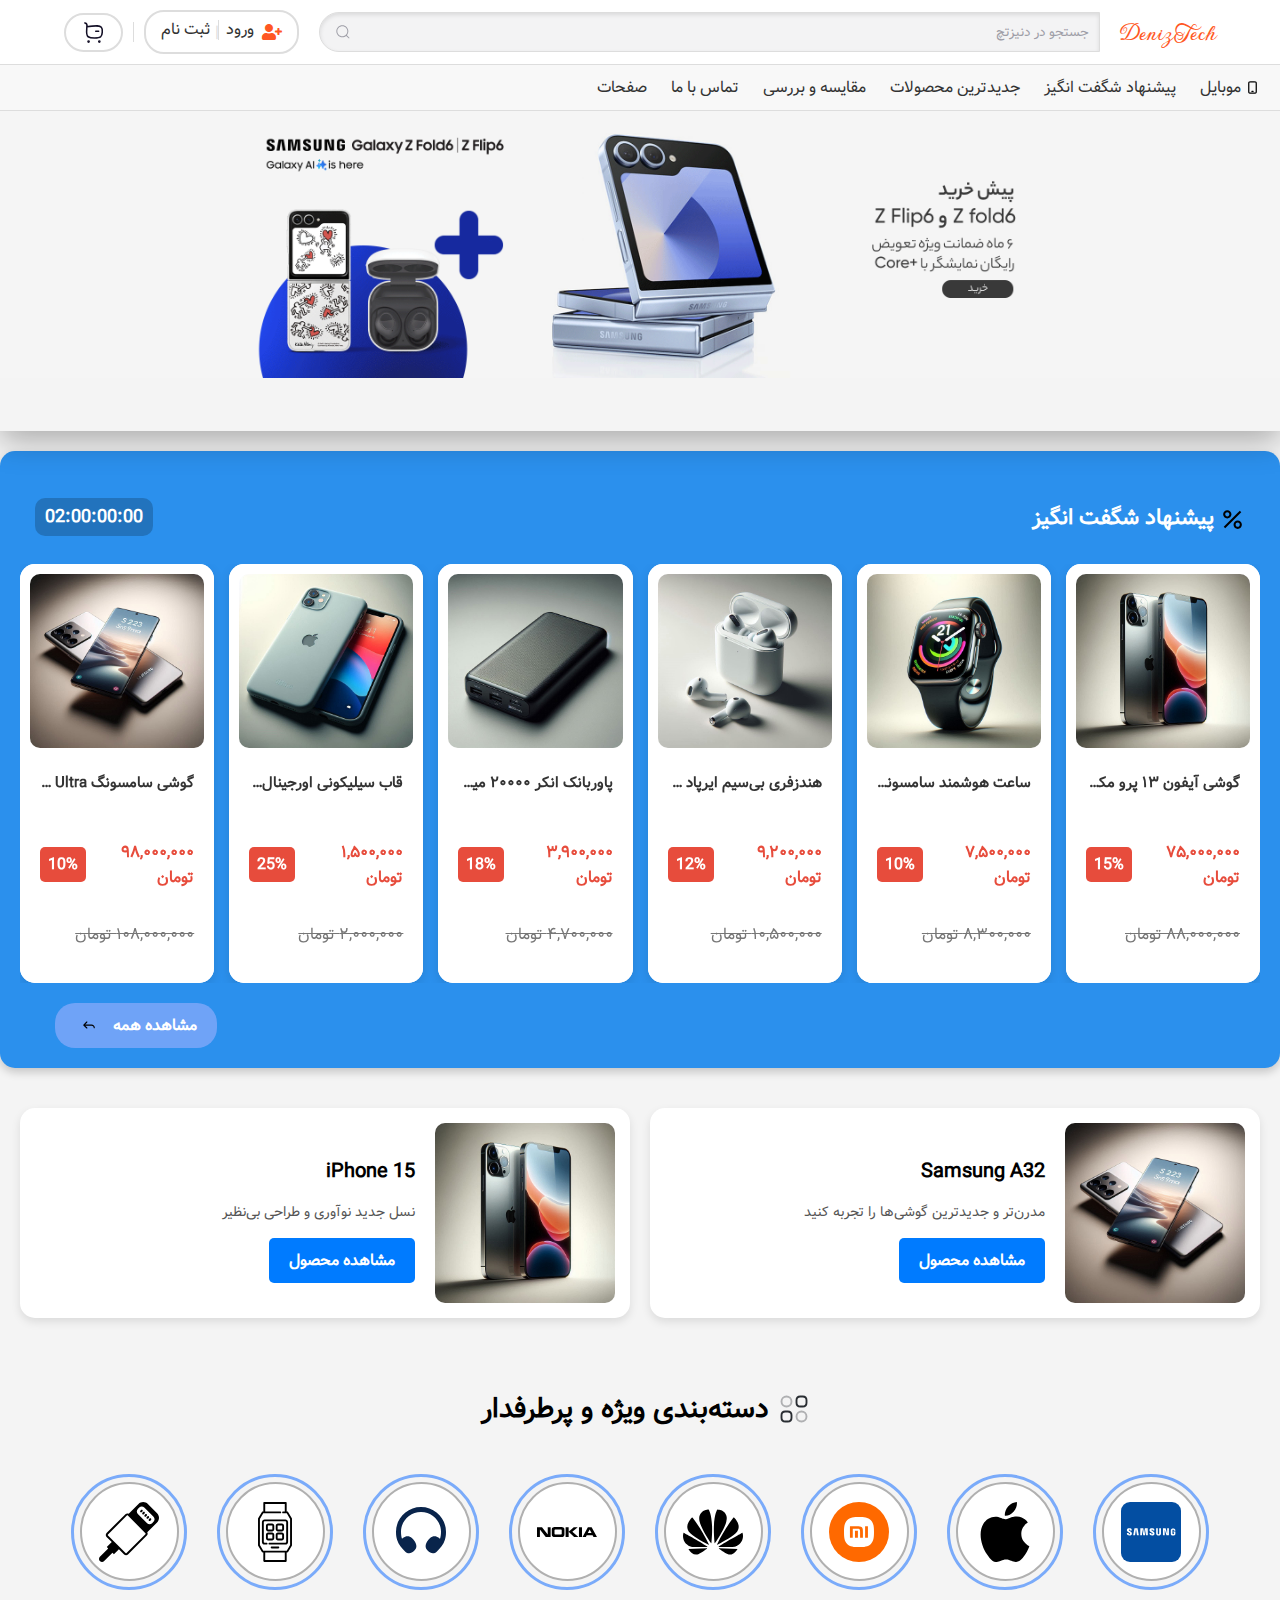
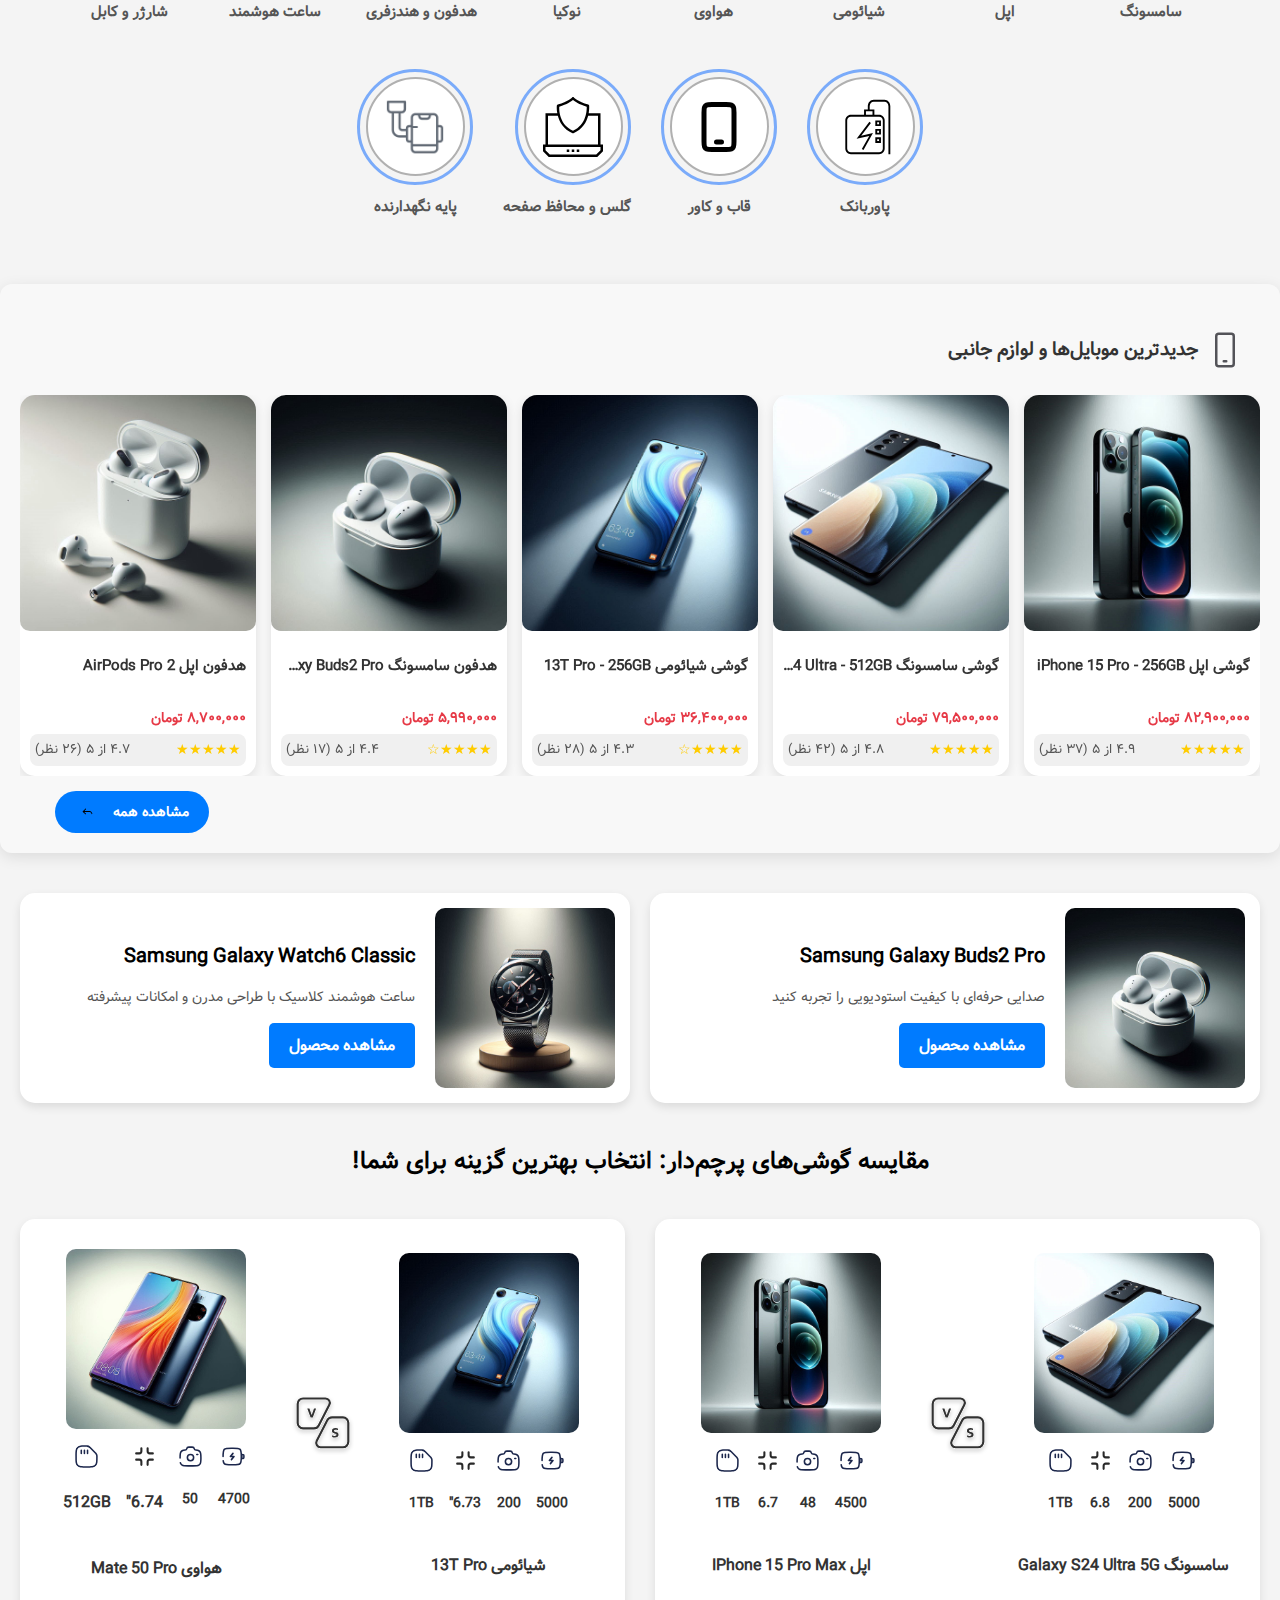
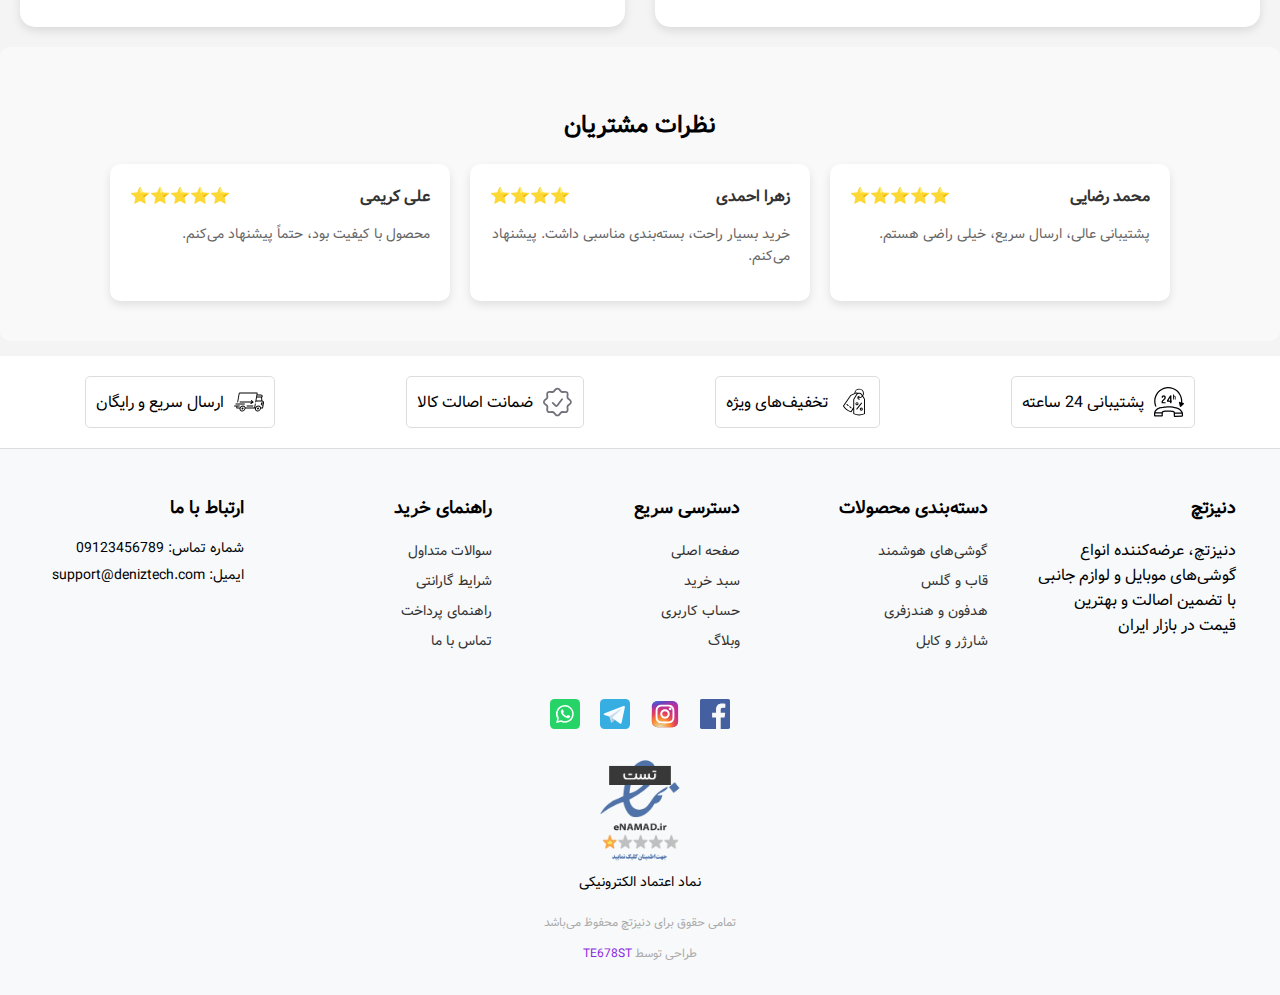
<file: index.html>
<!DOCTYPE html>
<html lang="fa">
<head>
    <meta charset="UTF-8">
    <meta name="viewport" content="width=device-width, initial-scale=1.0">
    <title> فروشگاه اینترنتی دنیزتچ </title>

    <!-- CSS FILE -->
    <link rel="stylesheet" href="css/style.css">

    <!-- Favicons -->
  <link href="img/favicon/favicon.png" rel="icon">

    <!-- FONT -->
    <link rel="stylesheet" href="https://cdnjs.cloudflare.com/ajax/libs/font-awesome/5.15.4/css/all.min.css">
    <link rel="preconnect" href="https://fonts.googleapis.com">
    <link rel="preconnect" href="https://fonts.gstatic.com" crossorigin>
    <link href="https://fonts.googleapis.com/css2?family=Gwendolyn:wght@400;700&display=swap" rel="stylesheet">
    <link rel="stylesheet" href="https://cdn.jsdelivr.net/npm/swiper@11/swiper-bundle.min.css" />
    <link rel="stylesheet" href="https://fonts.googleapis.com/icon?family=Material+Icons">

</head>
<body>

    <header>
            <div class="top-bar">
                <div class="container">
                    <div class="logo">
                        <a href="index.html"> DenizTech </a>
                    </div>
                    <div class="search-bar">
                        <div class="group">
                            <svg class="icon" aria-hidden="true" viewBox="0 0 24 24"><g><path d="M21.53 20.47l-3.66-3.66C19.195 15.24 20 13.214 20 11c0-4.97-4.03-9-9-9s-9 4.03-9 9 4.03 9 9 9c2.215 0 4.24-.804 5.808-2.13l3.66 3.66c.147.146.34.22.53.22s.385-.073.53-.22c.295-.293.295-.767.002-1.06zM3.5 11c0-4.135 3.365-7.5 7.5-7.5s7.5 3.365 7.5 7.5-3.365 7.5-7.5 7.5-7.5-3.365-7.5-7.5z"></path></g></svg>
                            <input placeholder="جستجو در دنیزتچ" type="search" class="input">
                        </div>
                    </div>
                    <div class="user-options">
                        <a href="login.html" class="login-register">
                            <i class="fas fa-user-plus"></i>
                            <div class="text">
                                    <span class="login">ورود</span>
                                    <span class="separator">|</span>
                                    <span class="register">ثبت‌ نام</span>
                            </div>
                        </a>
                        <div class="separator"></div>
                        <div class="hereo">
                            <a href="sabad.html"><img src="img/icon/buy-svgrepo-com.svg" alt="shop cart"></a>
                        </div>
                    </div>
                </div>
            </div>

            <div class="mobile-radio-buttons">
                <div class="radio-button">
                    <input type="radio" id="radio1" name="radio" checked>
                    <label for="radio1">
                        <a href="login.html">
                        <img src="img/icon/profile-svgrepo-com.svg"/>
                        <span> حساب کاربری </span>
                        </a>
                    </label>
                </div>
                <div class="radio-button">
                    <input type="radio" id="radio2" name="radio">
                    <label for="radio2">
                    <a href="index.html">
                        <img src="img/icon/home-svgrepo-com.svg"/>
                        <span> صفحه اصلی </span>
                    </a>
                    </label>    
                </div>
                <div class="radio-button">
                    <input type="radio" id="radio3" name="radio">
                    <label for="radio3">
                        <a href="sabad.html">
                            <img src="img/icon/buy-svgrepo-com.svg"/>
                            <span> سبد خرید </span>
                        </a>   
                    </label> 
                </div>
            </div>

            <div class="navbar">
                <div class="navbar-top">
                    <div>
                        <div class="dropdown">
                            <a href="#" class="tree"><img src="img/icon/mobile-alt-1-svgrepo-com.svg"> موبایل </a>
                            <div class="dropdown-content">
                                <div class="sidebar">
                                    <ul>
                                        <li class="has-submenu"> <img src="img/icon/samsung-svgrepo-com.svg"/> سامسونگ
                                            <div class="submenu">
                                                <div class="menu-category">
                                                    <h3> جدیدترین سامسونگ </h3>
                                                    <ul>
                                                        <li><a href="#">گلکسی S24 Ultra</a></li>
                                                        <li><a href="#">گلکسی S24 Plus</a></li>
                                                        <li><a href="#">گلکسی S24</a></li>
                                                        <li><a href="#">گلکسی Z Fold 5</a></li>
                                                        <li><a href="#">گلکسی Z Flip 5</a></li>
                                                        <li><a href="#">گلکسی A55</a></li>
                                                    </ul>
                                                </div>
                                                <div class="menu-category">
                                                    <h3> پر فروش‌ترین سامسونگ </h3>
                                                    <ul>
                                                        <li><a href="#">گلکسی A54</a></li>
                                                        <li><a href="#">گلکسی A34</a></li>
                                                        <li><a href="#">گلکسی M14</a></li>
                                                        <li><a href="#">گلکسی S23 FE</a></li>
                                                        <li><a href="#">گلکسی M54</a></li>
                                                        <li><a href="#">گلکسی A24</a></li>
                                                    </ul>
                                                </div>
                                                <div class="menu-category">
                                                    <h3> لوازم جانبی سامسونگ </h3>
                                                    <ul>
                                                        <li><a href="#">هدفون بی‌سیم Galaxy Buds 2 Pro</a></li>
                                                        <li><a href="#">ساعت هوشمند Galaxy Watch 6</a></li>
                                                        <li><a href="#">قاب و کاور گوشی</a></li>
                                                        <li><a href="#">محافظ صفحه نمایش</a></li>
                                                        <li><a href="#">شارژر بی‌سیم سامسونگ</a></li>
                                                        <li><a href="#">قلم S Pen</a></li>
                                                    </ul>
                                                </div>
                                            </div>                                        
                                        </li>
                                    <div class="apple">
                                        <li class="has-submenu"><img src="img/icon/apple-svgrepo-com.svg"/> اپل
                                            <div class="submenu">
                                                <div class="menu-category">
                                                    <h3> جدیدترین اپل </h3>
                                                    <ul>
                                                        <li><a href="#">آیفون 15 پرو مکس</a></li>
                                                        <li><a href="#">آیفون 15 پرو</a></li>
                                                        <li><a href="#">آیفون 15 پلاس</a></li>
                                                        <li><a href="#">آیفون 15</a></li>
                                                        <li><a href="#">آیپد پرو M2</a></li>
                                                        <li><a href="#">مک‌بوک پرو M3</a></li>
                                                    </ul>
                                                </div>
                                                <div class="menu-category">
                                                    <h3> پر فروش‌ترین اپل </h3>
                                                    <ul>
                                                        <li><a href="#">آیفون 14 پرو مکس</a></li>
                                                        <li><a href="#">آیفون 13</a></li>
                                                        <li><a href="#">آیپد ایر M1</a></li>
                                                        <li><a href="#">مک‌بوک ایر M2</a></li>
                                                        <li><a href="#">اپل واچ سری 8</a></li>
                                                        <li><a href="#">ایرپاد پرو 2</a></li>
                                                    </ul>
                                                </div>
                                                <div class="menu-category">
                                                    <h3> لوازم جانبی اپل </h3>
                                                    <ul>
                                                        <li><a href="#">ایرپاد پرو (نسل دوم)</a></li>
                                                        <li><a href="#">اپل واچ سری 9</a></li>
                                                        <li><a href="#">قلم اپل (Apple Pencil)</a></li>
                                                        <li><a href="#">کیبورد مجیک اپل</a></li>
                                                        <li><a href="#">کاور و گلس آیفون</a></li>
                                                        <li><a href="#">شارژر MagSafe</a></li>
                                                    </ul>
                                                </div>
                                            </div>                                        
                                        </li>
                                    </div>
                                    <div class="xiaomi">
                                        <li class="has-submenu"><img src="img/icon/xiaomi-svgrepo-com.svg"/> شیائومی
                                            <div class="submenu">
                                                <div class="menu-category">
                                                    <h3> جدیدترین شیائومی </h3>
                                                    <ul>
                                                        <li><a href="#">شیائومی 14 پرو</a></li>
                                                        <li><a href="#">شیائومی 14</a></li>
                                                        <li><a href="#">ردمی نوت 13 پرو پلاس</a></li>
                                                        <li><a href="#">ردمی نوت 13 پرو</a></li>
                                                        <li><a href="#">پوکو X5 پرو</a></li>
                                                        <li><a href="#">پوکو F5</a></li>
                                                    </ul>
                                                </div>
                                                <div class="menu-category">
                                                    <h3> پر فروش‌ترین شیائومی </h3>
                                                    <ul>
                                                        <li><a href="#">شیائومی 13T پرو</a></li>
                                                        <li><a href="#">ردمی نوت 12 پرو</a></li>
                                                        <li><a href="#">ردمی نوت 12</a></li>
                                                        <li><a href="#">پوکو X4 GT</a></li>
                                                        <li><a href="#">شیائومی 12 لایت</a></li>
                                                        <li><a href="#">ردمی 12</a></li>
                                                    </ul>
                                                </div>
                                                <div class="menu-category">
                                                    <h3> لوازم جانبی شیائومی </h3>
                                                    <ul>
                                                        <li><a href="#">ساعت هوشمند شیائومی</a></li>
                                                        <li><a href="#">هدفون بلوتوثی شیائومی</a></li>
                                                        <li><a href="#">پاوربانک شیائومی</a></li>
                                                        <li><a href="#">دوربین نظارتی شیائومی</a></li>
                                                        <li><a href="#">کاور و گلس گوشی</a></li>
                                                        <li><a href="#">شارژر فست شارژ شیائومی</a></li>
                                                    </ul>
                                                </div>
                                            </div>                                        
                                        </li>
                                    </div>
                                    <div class="Huawei">    
                                        <li class="has-submenu"><img src="img/icon/huawei-svgrepo-com.svg"/> هواوی
                                            <div class="submenu">
                                                <div class="menu-category">
                                                    <h3> جدیدترین هواوی </h3>
                                                    <ul>
                                                        <li><a href="#">هواوی P60 پرو</a></li>
                                                        <li><a href="#">هواوی P60</a></li>
                                                        <li><a href="#">هواوی Mate 60 پرو</a></li>
                                                        <li><a href="#">هواوی Mate X3 (تاشو)</a></li>
                                                        <li><a href="#">هواوی Nova 11</a></li>
                                                        <li><a href="#">هواوی Nova Y91</a></li>
                                                    </ul>
                                                </div>
                                                <div class="menu-category">
                                                    <h3> پر فروش‌ترین هواوی </h3>
                                                    <ul>
                                                        <li><a href="#">هواوی Mate 50 پرو</a></li>
                                                        <li><a href="#">هواوی Nova 10 پرو</a></li>
                                                        <li><a href="#">هواوی P50 پرو</a></li>
                                                        <li><a href="#">هواوی Y9a</a></li>
                                                        <li><a href="#">هواوی Y7a</a></li>
                                                        <li><a href="#">هواوی Nova 8i</a></li>
                                                    </ul>
                                                </div>
                                                <div class="menu-category">
                                                    <h3> لوازم جانبی هواوی </h3>
                                                    <ul>
                                                        <li><a href="#">ساعت هوشمند هواوی</a></li>
                                                        <li><a href="#">هدفون FreeBuds هواوی</a></li>
                                                        <li><a href="#">پاوربانک و شارژر هواوی</a></li>
                                                        <li><a href="#">کاور و محافظ صفحه نمایش</a></li>
                                                        <li><a href="#">دوربین امنیتی هواوی</a></li>
                                                        <li><a href="#">کیبورد و موس بی‌سیم هواوی</a></li>
                                                    </ul>
                                                </div>
                                            </div>                                        
                                        </li>
                                    </div>
                                    <div class="nokia">
                                        <li class="has-submenu"><img src="img/icon/nokia-svgrepo-com.svg"/> نوکیا
                                            <div class="submenu">
                                                <div class="menu-category">
                                                    <h3> جدیدترین نوکیا </h3>
                                                    <ul>
                                                        <li><a href="#">نوکیا G60 5G</a></li>
                                                        <li><a href="#">نوکیا X30 5G</a></li>
                                                        <li><a href="#">نوکیا C32</a></li>
                                                        <li><a href="#">نوکیا C22</a></li>
                                                        <li><a href="#">نوکیا G22</a></li>
                                                        <li><a href="#">نوکیا T21 (تبلت)</a></li>
                                                    </ul>
                                                </div>
                                                <div class="menu-category">
                                                    <h3> پر فروش‌ترین نوکیا </h3>
                                                    <ul>
                                                        <li><a href="#">نوکیا G50 5G</a></li>
                                                        <li><a href="#">نوکیا X20</a></li>
                                                        <li><a href="#">نوکیا C30</a></li>
                                                        <li><a href="#">نوکیا 2720 Flip</a></li>
                                                        <li><a href="#">نوکیا 3310 (نسخه جدید)</a></li>
                                                        <li><a href="#">نوکیا 8210 4G</a></li>
                                                    </ul>
                                                </div>
                                                <div class="menu-category">
                                                    <h3> لوازم جانبی نوکیا </h3>
                                                    <ul>
                                                        <li><a href="#">هدفون و هندزفری نوکیا</a></li>
                                                        <li><a href="#">پاوربانک و شارژر نوکیا</a></li>
                                                        <li><a href="#">قاب و محافظ صفحه نمایش</a></li>
                                                        <li><a href="#">ساعت هوشمند نوکیا</a></li>
                                                        <li><a href="#">تبلت و لوازم جانبی</a></li>
                                                        <li><a href="#">کیبورد و موس بی‌سیم نوکیا</a></li>
                                                    </ul>
                                                </div>
                                            </div>                                        
                                        </li>
                                    </div>  
                                </ul>
                            </div>    
                        </div> 
                    </div>
                    <li class="menu-special"><a href="index.html"> پیشنهاد شگفت‌ انگیز </a></li>
                    <li class="menu-special"><a href="index.html"> جدیدترین محصولات </a></li>
                    <li class="menu-special"><a href="index.html"> مقایسه و بررسی </a></li>
                    <li class="menu-special"><a href="phone.html"> تماس با ما </a></li>
                    <div class="dropdown">
                        <a href="#" class="tree"> صفحات </a>
                        <div class="dropdown-content custom-dropdown">
                            <ul>
                                <li><a href="index.html">صفحه اصلی</a></li>
                                <li><a href="demo-1.html">صفحه اصلی دمو 2</a></li>
                                <li><a href="demo-2.html">صفحه اصلی دمو 3</a></li>
                                <li><a href="sabad.html">صفحه سبد خرید</a></li>
                                <li><a href="phone.html">تماس با ما</a></li>
                                <li><a href="adress.html"> صفحه انتخاب آدرس </a></li>
                                <li><a href="pay.html"> صفحه پرداخت </a></li>
                                <li><a href="search.html"> صفحه جستجو </a></li>
                                <li><a href="login.html"> صفحه ورود و ثبت‌ نام </a></li>
                                <li><a href="profile.html"> صفحه پروفایل </a></li>
                                <li><a href="show.html"> صفحه نمایش محصول </a></li>
                                <li><a href="eror.html"> صفحه 404 </a></li>
                            </ul>
                        </div>
                    </div>
                </ul>
            </div>
        </div>
    </div>
</header>


    <div class="main-top-slider">
        <div class="slide active">
            <img src="img/first page/image2.gif" alt="Slide 1" class="desktop-image">
            <img src="img/first page/nokia.jpg" alt="Slide 1" class="mobile-image">
        </div>
        <div class="slide">
            <img src="img/first page/xiaomi.webp" alt="Slide 2" class="desktop-image">
            <img src="img/first page/sharzh.jpg" alt="Slide 1" class="mobile-image">
        </div>
        <div class="slide">
            <img src="img/first page/slide.gif" alt="Slide 3" class="desktop-image">
            <img src="img/first page/img3.webp" alt="Slide 1" class="mobile-image">
        </div>
        <button class="prev"><img src="img/icon/left-2-svgrepo-com.svg"></button>
        <button class="next"><img src="img/icon/right-2-svgrepo-com.svg"></button>
    </div>



    <div class="special-products">
        <div class="header-container">
            <h2 class="header-title"><img src="img/icon/discount-svgrepo-com.svg" class="icon2"/> پیشنهاد شگفت‌ انگیز </h2>
            <div class="timer">
                <span id="days">00</span>:<span id="hours">00</span>:<span id="minutes">00</span>:<span id="seconds">00</span>
            </div>
        </div>
        <div class="swiper specialSwiper">
            <div class="swiper-wrapper">
                <div class="swiper-slide">
                    <div class="product-background">
                        <img src="img/first page/iphone.jpeg" alt="iPhone 13 Pro Max">
                        <div class="product-info">
                            <h3>گوشی آیفون ۱۳ پرو مکس</h3>
                            <div class="price-container">
                                <p class="discounted-price">۷۵,۰۰۰,۰۰۰ تومان</p>
                                <span class="discount-badge">15%</span>
                            </div>
                            <p class="original-price">۸۸,۰۰۰,۰۰۰ تومان</p>
                        </div>
                    </div>
                </div>
        
                <div class="swiper-slide">
                    <div class="product-background">
                        <img src="img/first page/watch.jpeg" alt="Samsung Galaxy Watch 5">
                        <div class="product-info">
                            <h3>ساعت هوشمند سامسونگ Galaxy Watch 5</h3>
                            <div class="price-container">
                                <p class="discounted-price">۷,۵۰۰,۰۰۰ تومان</p>
                                <span class="discount-badge">10%</span>
                            </div>
                            <p class="original-price">۸,۳۰۰,۰۰۰ تومان</p>
                        </div>
                    </div>
                </div>
        
                <div class="swiper-slide">
                    <div class="product-background">
                        <img src="img/first page/airpad iphone.jpeg" alt="AirPods Pro 2">
                        <div class="product-info">
                            <h3>هندزفری بی‌سیم ایرپاد پرو ۲</h3>
                            <div class="price-container">
                                <p class="discounted-price">۹,۲۰۰,۰۰۰ تومان</p>
                                <span class="discount-badge">12%</span>
                            </div>
                            <p class="original-price">۱۰,۵۰۰,۰۰۰ تومان</p>
                        </div>
                    </div>
                </div>
        
                <div class="swiper-slide">
                    <div class="product-background">
                        <img src="img/first page/cable sharzh.jpeg" alt="Anker Power Bank 20000mAh">
                        <div class="product-info">
                            <h3> پاوربانک انکر ۲۰۰۰۰ میلی‌آمپر </h3>
                            <div class="price-container">
                                <p class="discounted-price">۳,۹۰۰,۰۰۰ تومان</p>
                                <span class="discount-badge">18%</span>
                            </div>
                            <p class="original-price">۴,۷۰۰,۰۰۰ تومان</p>
                        </div>
                    </div>
                </div>
        
                <div class="swiper-slide">
                    <div class="product-background">
                        <img src="img/first page/gab iphone.jpeg" alt="iPhone 13 Silicone Case">
                        <div class="product-info">
                            <h3>قاب سیلیکونی اورجینال آیفون ۱۳  </h3>
                            <div class="price-container">
                                <p class="discounted-price">۱,۵۰۰,۰۰۰ تومان</p>
                                <span class="discount-badge">25%</span>
                            </div>
                            <p class="original-price">۲,۰۰۰,۰۰۰ تومان</p>
                        </div>
                    </div>
                </div>
                <div class="swiper-slide">
                    <div class="product-background">
                        <img src="img/first page/s23.jpeg" alt="Samsung Galaxy S23 Ultra">
                        <div class="product-info">
                            <h3>گوشی سامسونگ Galaxy S23 Ultra</h3>
                            <div class="price-container">
                                <p class="discounted-price">۹۸,۰۰۰,۰۰۰ تومان</p>
                                <span class="discount-badge">10%</span>
                            </div>
                            <p class="original-price">۱۰۸,۰۰۰,۰۰۰ تومان</p>
                        </div>
                    </div>
                </div>
        
                <div class="swiper-slide">
                    <div class="product-background">
                        <img src="img/first page/iphone14.jpeg" alt="iPhone 14 Pro Max">
                        <div class="product-info">
                            <h3>گوشی آیفون 14 پرو مکس</h3>
                            <div class="price-container">
                                <p class="discounted-price">۱۰۵,۰۰۰,۰۰۰ تومان</p>
                                <span class="discount-badge">8%</span>
                            </div>
                            <p class="original-price">۱۱۴,۰۰۰,۰۰۰ تومان</p>
                        </div>
                    </div>
                </div>
        
                <div class="swiper-slide">
                    <div class="product-background">
                        <img src="img/first page/redmi.jpeg" alt="Xiaomi Redmi Note 12 Pro">
                        <div class="product-info">
                            <h3>گوشی شیائومی Redmi Note 12 Pro</h3>
                            <div class="price-container">
                                <p class="discounted-price">۲۳,۰۰۰,۰۰۰ تومان</p>
                                <span class="discount-badge">12%</span>
                            </div>
                            <p class="original-price">۲۶,۰۰۰,۰۰۰ تومان</p>
                        </div>
                    </div>
                </div>
        
                <div class="swiper-slide">
                    <div class="product-background">
                        <img src="img/first page/watch 2.jpeg" alt="Apple Watch Series 8">
                        <div class="product-info">
                            <h3>ساعت هوشمند اپل واچ سری 8</h3>
                            <div class="price-container">
                                <p class="discounted-price">۱۲,۵۰۰,۰۰۰ تومان</p>
                                <span class="discount-badge">15%</span>
                            </div>
                            <p class="original-price">۱۴,۷۰۰,۰۰۰ تومان</p>
                        </div>
                    </div>
                </div>
        
                <div class="swiper-slide">
                    <div class="product-background">
                        <img src="img/first page/airpad.jpeg" alt="AirPods Pro 2">
                        <div class="product-info">
                            <h3>ایرپاد پرو ۲</h3>
                            <div class="price-container">
                                <p class="discounted-price">۹,۲۰۰,۰۰۰ تومان</p>
                                <span class="discount-badge">12%</span>
                            </div>
                            <p class="original-price">۱۰,۵۰۰,۰۰۰ تومان</p>
                        </div>
                    </div>
                </div>
        
                <div class="swiper-slide">
                    <div class="product-background">
                        <img src="img/first page/powerbank xiaomi.jpeg" alt="Xiaomi Power Bank 20000mAh">
                        <div class="product-info">
                            <h3>پاوربانک شیائومی ۲۰۰۰۰ میلی‌آمپر</h3>
                            <div class="price-container">
                                <p class="discounted-price">۳,۴۵۰,۰۰۰ تومان</p>
                                <span class="discount-badge">18%</span>
                            </div>
                            <p class="original-price">۴,۲۰۰,۰۰۰ تومان</p>
                        </div>
                    </div>
                </div>
        
                <div class="swiper-slide">
                    <div class="product-background">
                        <img src="img/first page/bi sim samsung.jpeg" alt="Samsung Wireless Charger 15W">
                        <div class="product-info">
                            <h3>شارژر بی‌سیم سامسونگ ۱۵ وات</h3>
                            <div class="price-container">
                                <p class="discounted-price">۲,۴۰۰,۰۰۰ تومان</p>
                                <span class="discount-badge">20%</span>
                            </div>
                            <p class="original-price">۳,۰۰۰,۰۰۰ تومان</p>
                        </div>
                    </div>
                </div>
        
                <div class="swiper-slide">
                    <div class="product-background">
                        <img src="img/first page/samsung mohafez.jpeg" alt="Samsung S23 Ultra Case">
                        <div class="product-info">
                            <h3>قاب محافظ سیلیکونی سامسونگ S23 Ultra</h3>
                            <div class="price-container">
                                <p class="discounted-price">۱,۳۵۰,۰۰۰ تومان</p>
                                <span class="discount-badge">25%</span>
                            </div>
                            <p class="original-price">۱,۸۰۰,۰۰۰ تومان</p>
                        </div>
                    </div>
                </div>
        
                <div class="swiper-slide">
                    <div class="product-background">
                        <img src="img/first page/cable.jpeg" alt="Anker Type-C Cable 1.8m">
                        <div class="product-info">
                            <h3>کابل شارژ تایپ C انکر ۱.۸ متر</h3>
                            <div class="price-container">
                                <p class="discounted-price">۹۵۰,۰۰۰ تومان</p>
                                <span class="discount-badge">15%</span>
                            </div>
                            <p class="original-price">۱,۱۰۰,۰۰۰ تومان</p>
                        </div>
                    </div>
                </div>
            </div>
        </div>        

        <div class="view-all-container">
            <button class="view-all-btn">
                مشاهده همه <img src="img/icon/left-arrow-alt-svgrepo-com.svg"/>
            </button>
        </div>
    </div>



    <div class="tum">
        <div class="banner">
            <div class="overlay"></div>
            <img src="img/first page/s23.jpeg" alt="Samsung A32">
            <div class="content">
                <h1> Samsung A32 </h1>
                <p> مدرن‌تر و جدیدترین گوشی‌ها را تجربه کنید </p>
                <a href="#" class="cta"> مشاهده محصول </a>
            </div>
        </div>
    
        <div class="banner">
            <div class="overlay"></div>
            <img src="img/first page/iphone.jpeg" alt="iPhone 15">
            <div class="content">
                <h1> iPhone 15 </h1>
                <p> نسل جدید نوآوری و طراحی بی‌نظیر </p>
                <a href="#" class="cta"> مشاهده محصول </a>
            </div>
        </div>
    </div>
          

    <div class="category-header">
        <img src="img/icon/category-2-svgrepo-com.svg" alt="آیکون دسته‌بندی">
        <h2>دسته‌بندی ویژه و پرطرفدار</h2>
    </div>
    
    <div class="categories">
        <!-- برندهای گوشی -->
        <div class="category">
            <div class="circle">
                <div class="inner-circle">
                    <img src="img/icon/samsung-svgrepo-com.svg" alt="سامسونگ">
                </div>
            </div>
            <p>سامسونگ</p>
        </div>
    
        <div class="category">
            <div class="circle">
                <div class="inner-circle">
                    <img src="img/icon/apple-svgrepo-com.svg" alt="اپل">
                </div>
            </div>
            <p>اپل</p>
        </div>
    
        <div class="category">
            <div class="circle">
                <div class="inner-circle">
                    <img src="img/icon/xiaomi-svgrepo-com.svg" alt="شیائومی">
                </div>
            </div>
            <p>شیائومی</p>
        </div>
    
        <div class="category">
            <div class="circle">
                <div class="inner-circle">
                    <img src="img/icon/huawei-svgrepo-com.svg" alt="هواوی">
                </div>
            </div>
            <p>هواوی</p>
        </div>
    
        <div class="category">
            <div class="circle">
                <div class="inner-circle">
                    <img src="img/icon/nokia-svgrepo-com.svg" alt="نوکیا">
                </div>
            </div>
            <p>نوکیا</p>
        </div>
    
        <!-- لوازم جانبی گوشی -->
        <div class="category">
            <div class="circle">
                <div class="inner-circle">
                    <img src="img/icon/headphone-svgrepo-com.svg" alt="هدفون و هندزفری">
                </div>
            </div>
            <p>هدفون و هندزفری</p>
        </div>
    
        <div class="category">
            <div class="circle">
                <div class="inner-circle">
                    <img src="img/icon/smartwatch-svgrepo-com.svg" alt="ساعت هوشمند">
                </div>
            </div>
            <p>ساعت هوشمند</p>
        </div>
    
        <div class="category">
            <div class="circle">
                <div class="inner-circle">
                    <img src="img/icon/charger-svgrepo-com.svg" alt="شارژر و کابل">
                </div>
            </div>
            <p>شارژر و کابل</p>
        </div>
    
        <div class="category">
            <div class="circle">
                <div class="inner-circle">
                    <img src="img/icon/electronic-powerbank-electric-svgrepo-com.svg" alt="پاوربانک">
                </div>
            </div>
            <p>پاوربانک</p>
        </div>
    
        <div class="category">
            <div class="circle">
                <div class="inner-circle">
                    <img src="img/icon/mobile-alt-1-svgrepo-com.svg" alt="قاب و کاور">
                </div>
            </div>
            <p>قاب و کاور</p>
        </div>
    
        <div class="category">
            <div class="circle">
                <div class="inner-circle">
                    <img src="img/icon/laptop-shield-svgrepo-com.svg" alt="گلس و محافظ صفحه">
                </div>
            </div>
            <p>گلس و محافظ صفحه</p>
        </div>
    
        <div class="category">
            <div class="circle">
                <div class="inner-circle">
                    <img src="img/icon/phone holder.png" alt="پایه نگهدارنده">
                </div>
            </div>
            <p>پایه نگهدارنده</p>
        </div>
    </div>


    
    <div class="new-products new-products-mobile">
        <div class="header-container">
            <h2>
                <img src="img/icon/phone-svgrepo-com.svg" style="width: 40px; padding-left: 7px;">
                جدیدترین موبایل‌ها و لوازم جانبی
            </h2>
        </div>
    
        <div class="swiper mySwiper mobile-swiper">
            <div class="swiper-wrapper">
                <div class="swiper-slide">
                    <img src="img/first page/iphone 15.jpeg" alt="iPhone 15 Pro">
                    <div class="product-info">
                        <h3>گوشی اپل iPhone 15 Pro - 256GB</h3>
                        <p class="price">۸۲,۹۰۰,۰۰۰ تومان</p>
                        <div class="customer-review">
                            <span class="stars">★★★★★</span>
                            <span class="review-text">۴.۹ از ۵ (۳۷ نظر)</span>
                        </div>
                    </div>
                </div>
                <div class="swiper-slide">
                    <img src="img/first page/Galaxy S24 Ultra.jpeg" alt="Samsung S24 Ultra">
                    <div class="product-info">
                        <h3>گوشی سامسونگ Galaxy S24 Ultra - 512GB</h3>
                        <p class="price">۷۹,۵۰۰,۰۰۰ تومان</p>
                        <div class="customer-review">
                            <span class="stars">★★★★★</span>
                            <span class="review-text">۴.۸ از ۵ (۴۲ نظر)</span>
                        </div>
                    </div>
                </div>
            
                <div class="swiper-slide">
                    <img src="img/first page/13T Pro - 256GB.jpeg" alt="Xiaomi 13T Pro">
                    <div class="product-info">
                        <h3>گوشی شیائومی 13T Pro - 256GB</h3>
                        <p class="price">۳۶,۴۰۰,۰۰۰ تومان</p>
                        <div class="customer-review">
                            <span class="stars">★★★★☆</span>
                            <span class="review-text">۴.۳ از ۵ (۲۸ نظر)</span>
                        </div>
                    </div>
                </div>
            
                <div class="swiper-slide">
                    <img src="img/first page/Galaxy Buds2 Pro.jpeg" alt="Galaxy Buds2 Pro">
                    <div class="product-info">
                        <h3>هدفون سامسونگ Galaxy Buds2 Pro</h3>
                        <p class="price">۵,۹۹۰,۰۰۰ تومان</p>
                        <div class="customer-review">
                            <span class="stars">★★★★☆</span>
                            <span class="review-text">۴.۴ از ۵ (۱۷ نظر)</span>
                        </div>
                    </div>
                </div>
            
                <div class="swiper-slide">
                    <img src="img/first page/airpad iphone.jpeg" alt="AirPods Pro 2">
                    <div class="product-info">
                        <h3>هدفون اپل AirPods Pro 2</h3>
                        <p class="price">۸,۷۰۰,۰۰۰ تومان</p>
                        <div class="customer-review">
                            <span class="stars">★★★★★</span>
                            <span class="review-text">۴.۷ از ۵ (۲۶ نظر)</span>
                        </div>
                    </div>
                </div>
            
                <div class="swiper-slide">
                    <img src="img/first page/Galaxy Watch6 Classic.jpeg" alt="Galaxy Watch6">
                    <div class="product-info">
                        <h3>ساعت هوشمند سامسونگ Galaxy Watch6 Classic</h3>
                        <p class="price">۱۰,۳۵۰,۰۰۰ تومان</p>
                        <div class="customer-review">
                            <span class="stars">★★★★☆</span>
                            <span class="review-text">۴.۵ از ۵ (۱۹ نظر)</span>
                        </div>
                    </div>
                </div>
            
                <div class="swiper-slide">
                    <img src="img/first page/watch 2.jpeg" alt="Apple Watch Series 9">
                    <div class="product-info">
                        <h3>ساعت هوشمند اپل Watch Series 9 - 45mm</h3>
                        <p class="price">۱۸,۹۰۰,۰۰۰ تومان</p>
                        <div class="customer-review">
                            <span class="stars">★★★★★</span>
                            <span class="review-text">۴.۸ از ۵ (۲۱ نظر)</span>
                        </div>
                    </div>
                </div>
            
                <div class="swiper-slide">
                    <img src="img/first page/MagSafe Charger.jpeg" alt="MagSafe Charger">
                    <div class="product-info">
                        <h3>شارژر بی‌سیم اپل MagSafe Charger</h3>
                        <p class="price">۲,۹۹۰,۰۰۰ تومان</p>
                        <div class="customer-review">
                            <span class="stars">★★★★☆</span>
                            <span class="review-text">۴.۲ از ۵ (۱۴ نظر)</span>
                        </div>
                    </div>
                </div>
            
                <div class="swiper-slide">
                    <img src="img/first page/powerbank xiaomi.jpeg" alt="Xiaomi Powerbank">
                    <div class="product-info">
                        <h3>پاوربانک شیائومی 20000mAh مدل Mi Power Bank 3</h3>
                        <p class="price">۱,۳۵۰,۰۰۰ تومان</p>
                        <div class="customer-review">
                            <span class="stars">★★★★☆</span>
                            <span class="review-text">۴.۳ از ۵ (۳۲ نظر)</span>
                        </div>
                    </div>
                </div>
            
                <div class="swiper-slide">
                    <img src="img/first page/PowerDrive 2.jpeg" alt="Anker Car Charger">
                    <div class="product-info">
                        <h3>شارژر فندکی انکر مدل PowerDrive 2</h3>
                        <p class="price">۹۸۰,۰۰۰ تومان</p>
                        <div class="customer-review">
                            <span class="stars">★★★★☆</span>
                            <span class="review-text">۴.۳ از ۵ (۱۸ نظر)</span>
                        </div>
                    </div>
                </div>
            
                <div class="swiper-slide">
                    <img src="img/first page/Ultra Hybrid iPhone 15.jpeg" alt="Spigen Case">
                    <div class="product-info">
                        <h3>قاب محافظ اسپیگن مدل Ultra Hybrid برای iPhone 15</h3>
                        <p class="price">۱,۱۹۰,۰۰۰ تومان</p>
                        <div class="customer-review">
                            <span class="stars">★★★★★</span>
                            <span class="review-text">۴.۹ از ۵ (۱۱ نظر)</span>
                        </div>
                    </div>
                </div>

                <div class="swiper-slide">
                    <img src="img/first page/Galaxy S23 FE.jpeg" alt="Samsung S23 FE">
                    <div class="product-info">
                        <h3>گوشی سامسونگ Galaxy S23 FE - 256GB</h3>
                        <p class="price">۳۴,۸۰۰,۰۰۰ تومان</p>
                        <div class="customer-review">
                            <span class="stars">★★★★☆</span>
                            <span class="review-text">۴.۳ از ۵ (۲۴ نظر)</span>
                        </div>
                    </div>
                </div>
            </div>                
        </div>
    
        <div class="view-all-container">
            <button class="view-all-btn">
                مشاهده همه <img src="img/icon/left-arrow-alt-svgrepo-com.svg"/>
            </button>
        </div>
    </div>
    


    <div class="tum">
        <div class="banner">
            <img src="img/first page/Galaxy Buds2 Pro.jpeg" alt="Samsung Galaxy Buds2 Pro">
            <div class="content">
                <h1> Samsung Galaxy Buds2 Pro </h1>
                <p> صدایی حرفه‌ای با کیفیت استودیویی را تجربه کنید </p>
                <a href="#" class="cta"> مشاهده محصول </a>
            </div>
        </div>
    
        <div class="banner">
            <img src="img/first page/Galaxy Watch6 Classic.jpeg" alt="Samsung Galaxy Watch6 Classic">
            <div class="content">
                <h1> Samsung Galaxy Watch6 Classic </h1>
                <p class="watcher"> ساعت هوشمند کلاسیک با طراحی مدرن و امکانات پیشرفته </p>
                <a href="#" class="cta"> مشاهده محصول </a>
            </div>
        </div>
    </div>
     
    
    

    <h2 class="comparison-title">مقایسه گوشی‌های پرچم‌دار: انتخاب بهترین گزینه برای شما!</h2>
    <div class="comparison-wrapper">
        <!-- مقایسه سامسونگ و اپل -->
        <div class="comparison-container">
            <!-- گوشی سامسونگ -->
            <div class="phone">
                <img src="img/first page/Galaxy S24 Ultra.jpeg" alt="Samsung S24 Ultra">
                <div class="specs">
                    <div class="spec-item">
                        <img src="img/icon/battery-charge-svgrepo-com.svg" alt="Battery">
                        <p>5000</p>
                    </div>
                    <div class="spec-item">
                        <img src="img/icon/camera-svgrepo-com.svg" alt="Camera">
                        <p>200</p>
                    </div>
                    <div class="spec-item">
                        <img src="img/icon/screen-normal-svgrepo-com.svg" alt="Screen">
                        <p>6.8</p>
                    </div>
                    <div class="spec-item">
                        <img src="img/icon/sd-card-svgrepo-com.svg" alt="Storage">
                        <p>1TB</p>
                    </div>
                </div>
                <p class="phone-title">سامسونگ Galaxy S24 Ultra 5G</p>
            </div>

            <!-- آیکون VS -->
            <div class="vs-container">
                <img src="img/icon/static_vs.svg" alt="VS">
            </div>

            <!-- گوشی اپل -->
            <div class="phone">
                <img src="img/first page/iphone 15.jpeg" alt="iPhone 15 Pro Max">
                <div class="specs">
                    <div class="spec-item">
                        <img src="img/icon/battery-charge-svgrepo-com.svg" alt="Battery">
                        <p>4500</p>
                    </div>
                    <div class="spec-item">
                        <img src="img/icon/camera-svgrepo-com.svg" alt="Camera">
                        <p>48</p>
                    </div>
                    <div class="spec-item">
                        <img src="img/icon/screen-normal-svgrepo-com.svg" alt="Screen">
                        <p >6.7</p>
                    </div>
                    <div class="spec-item">
                        <img src="img/icon/sd-card-svgrepo-com.svg" alt="Storage">
                        <p>1TB</p>
                    </div>
                </div>
                <p class="phone-title">اپل iPhone 15 Pro Max</p>
            </div>
        </div>

    <!-- مقایسه شیائومی و هواوی -->
    <div class="comparison-container">
            <!-- گوشی شیائومی -->
            <div class="phone">
                <img src="img/first page/13T Pro - 256GB.jpeg" alt="Xiaomi 13T Pro">
                <div class="specs">
                    <div class="spec-item">
                        <img src="img/icon/battery-charge-svgrepo-com.svg" alt="Battery">
                        <p>5000 </p>
                    </div>
                    <div class="spec-item">
                        <img src="img/icon/camera-svgrepo-com.svg" alt="Camera">
                        <p>200 </p>
                    </div>
                    <div class="spec-item">
                        <img src="img/icon/screen-normal-svgrepo-com.svg" alt="Screen">
                        <p>6.73"</p>
                    </div>
                    <div class="spec-item">
                        <img src="img/icon/sd-card-svgrepo-com.svg" alt="Storage">
                        <p> 1TB</p>
                    </div>
                </div>
                <p class="phone-title">شیائومی 13T Pro</p>
            </div>

            <!-- آیکون VS -->
            <div class="vs-container">
                <img src="img/icon/static_vs.svg" alt="VS">
            </div>

            <!-- گوشی هواوی -->
            <div class="phone">
                <img src="img/first page/Huawei Mate 50 Pro.jpeg" alt="Huawei Mate 50 Pro">
                <div class="specs">
                    <div class="spec-item">
                        <img src="img/icon/battery-charge-svgrepo-com.svg" alt="Battery">
                        <p>4700 </p>
                    </div>
                    <div class="spec-item">
                        <img src="img/icon/camera-svgrepo-com.svg" alt="Camera">
                        <p>50 </p>
                    </div>
                    <div class="spec-item">
                        <img src="img/icon/screen-normal-svgrepo-com.svg" alt="Screen">
                        <p class="minsize">6.74"</p>
                    </div>
                    <div class="spec-item">
                        <img src="img/icon/sd-card-svgrepo-com.svg" alt="Storage">
                        <p class="minsize">512GB</p>
                    </div>
                </div>
                <p class="phone-title">هواوی Mate 50 Pro</p>
            </div>
        </div>
    </div>




    <section class="customer-reviews">
        <h2>نظرات مشتریان</h2>
        <div class="reviews-container">
            <div class="review-card">
                <div class="review-header">
                    <span class="review-name">محمد رضایی</span>
                    <div class="review-stars">⭐⭐⭐⭐⭐</div>
                </div>
                <p class="review-text">پشتیبانی عالی، ارسال سریع، خیلی راضی هستم.</p>
            </div>
    
            <div class="review-card">
                <div class="review-header">
                    <span class="review-name">زهرا احمدی</span>
                    <div class="review-stars">⭐⭐⭐⭐</div>
                </div>
                <p class="review-text">خرید بسیار راحت، بسته‌بندی مناسبی داشت. پیشنهاد می‌کنم.</p>
            </div>
    
            <div class="review-card">
                <div class="review-header">
                    <span class="review-name">علی کریمی</span>
                    <div class="review-stars">⭐⭐⭐⭐⭐</div>
                </div>
                <p class="review-text">محصول با کیفیت بود، حتماً پیشنهاد می‌کنم.</p>
            </div>
        </div>
    </section>
    
    

    <div class="header-section">
        <div class="fast-delivery">
            <img src="img/icon/24-hours-phone-attention-service-svgrepo-com.svg" alt="پشتیبانی 24 ساعته">
            <span> پشتیبانی 24 ساعته </span>
        </div>
        <div class="permanent-discounts">
            <img src="img/icon/discount-tag-discount-ecommerce-svgrepo-com.svg" alt="تخفیف‌های ویژه">
            <span> تخفیف‌های ویژه </span>
        </div>
        <div class="authenticity-guarantee">
            <img src="img/icon/warranty-svgrepo-com.svg" alt="ضمانت اصالت کالا">
            <span> ضمانت اصالت کالا </span>
        </div>
        <div class="nationwide-shipping">
            <img src="img/icon/fast-delivery-truck-svgrepo-com.svg" alt="ارسال سریع و رایگان">
            <span> ارسال سریع و رایگان </span>
        </div>
    </div>
    
    <footer>
        <div class="footer-container">
            <div class="deniztech-info">
                <h2> دنیزتچ </h2>
                <p> دنیزتچ، عرضه‌کننده انواع گوشی‌های موبایل و لوازم جانبی با تضمین اصالت و بهترین قیمت در بازار ایران </p>
            </div>
    
            <div class="lavazem">
                <h2 class="daste"> دسته‌بندی محصولات </h2>
                <ul>
                    <li><a href="#">گوشی‌های هوشمند</a></li>
                    <li><a href="#">قاب و گلس</a></li>
                    <li><a href="#">هدفون و هندزفری</a></li>
                    <li><a href="#">شارژر و کابل</a></li>
                </ul>
            </div>
    
            <div class="quick-access">
                <h2> دسترسی سریع </h2>
                <ul>
                    <li><a href="#">صفحه اصلی</a></li>
                    <li><a href="#">سبد خرید</a></li>
                    <li><a href="#">حساب کاربری</a></li>
                    <li><a href="#">وبلاگ</a></li>
                </ul>
            </div>
    
            <div class="useful-links">
                <h2> راهنمای خرید </h2>
                <ul>
                    <li><a href="#">سوالات متداول</a></li>
                    <li><a href="#">شرایط گارانتی</a></li>
                    <li><a href="#">راهنمای پرداخت</a></li>
                    <li><a href="#">تماس با ما</a></li>
                </ul>
            </div>
    
            <div class="contact-information">
                <h2> ارتباط با ما </h2>
                <p>شماره تماس: 09123456789</p>
                <p>ایمیل: support@deniztech.com</p>
            </div>
        </div>
    
        <div class="social-media-links">
            <a href="#"><img src="img/icon/facebook-color-svgrepo-com.svg" alt="Facebook"></a>
            <a href="#"><img src="img/icon/instagram-1-svgrepo-com.svg" alt="Instagram"></a>
            <a href="#"><img src="img/icon/telegram-svgrepo-com.svg" alt="Telegram"></a>
            <a href="#"><img src="img/icon/whatsapp-svgrepo-com.svg" alt="WhatsApp"></a>
        </div>
    
        <div class="electronic-trust-symbol">
            <img src="img/enamad.png" alt="نماد اعتماد الکترونیکی">
            <span>نماد اعتماد الکترونیکی</span>
        </div>
    
        <div class="designer">
            <p> تمامی حقوق برای دنیزتچ محفوظ می‌باشد </p>
            <p> طراحی توسط <a href="#"> TE678ST </a> </p>
        </div>
    </footer>
    

    
    
      

    <script src="https://cdn.jsdelivr.net/npm/swiper@11/swiper-bundle.min.js"></script>
    <script src="js/main.js"></script>

    </body>
</html>
</file>
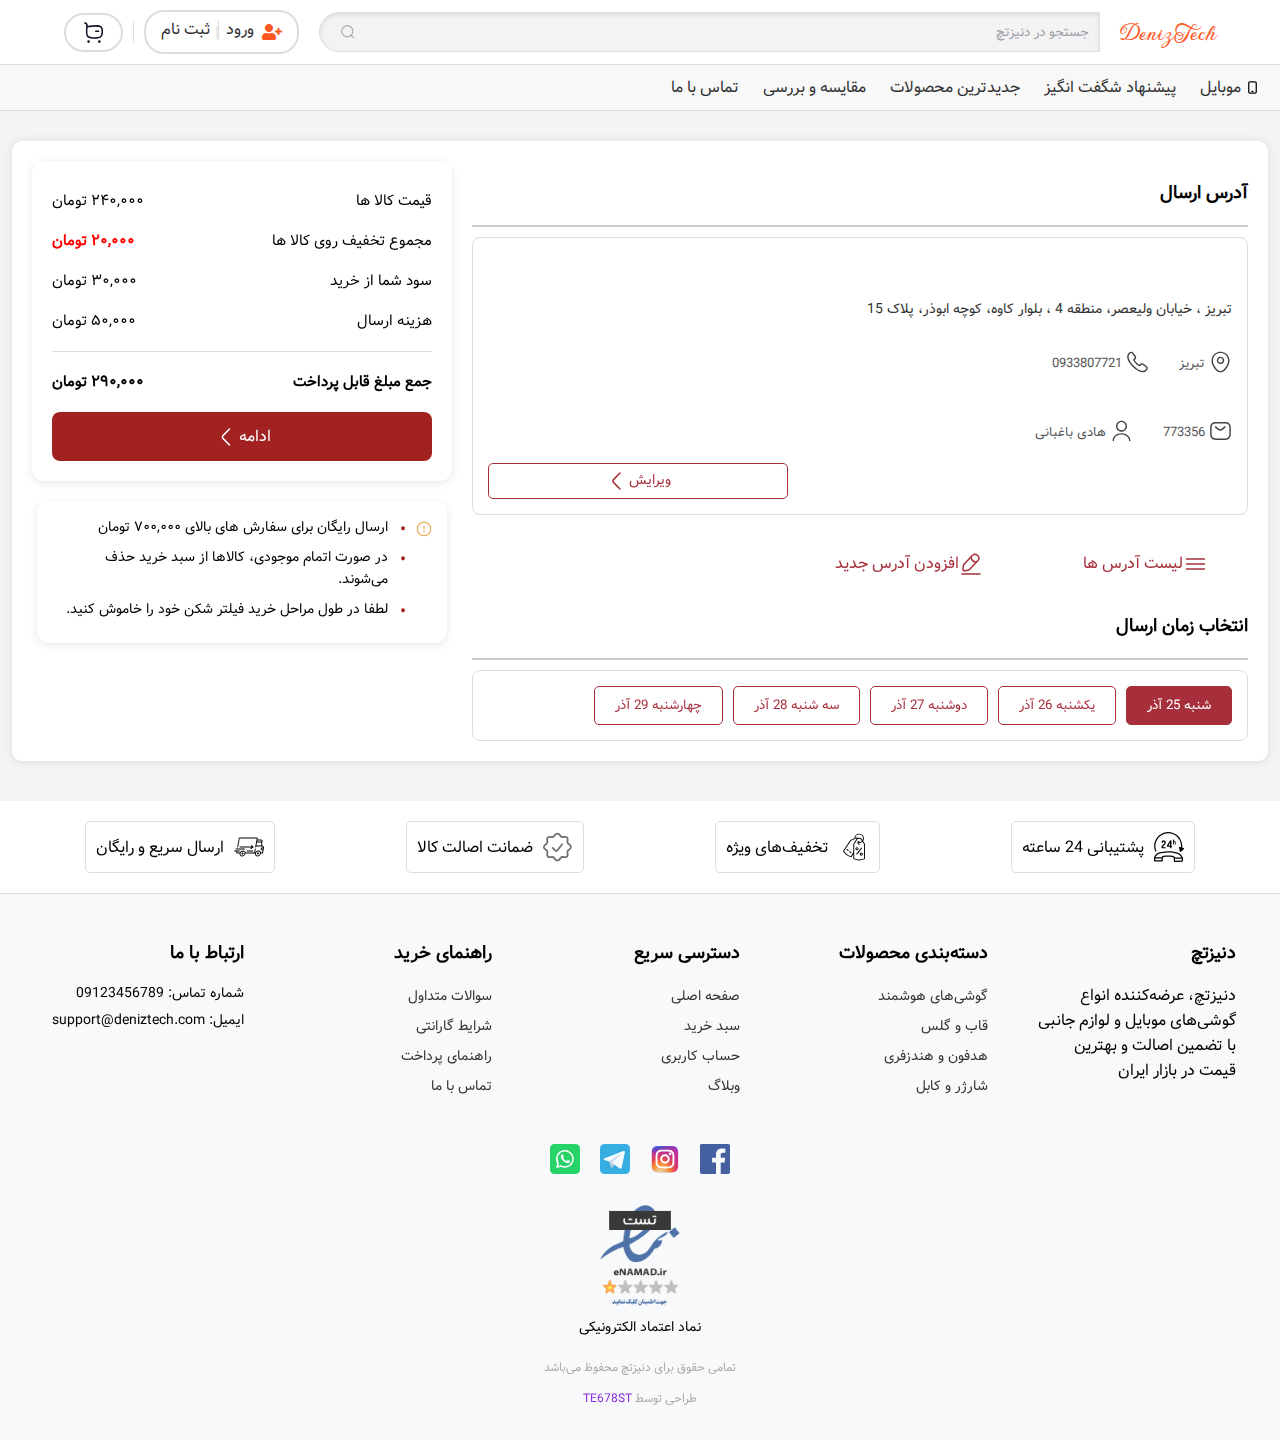
<file: adress.html>
<!DOCTYPE html>
<html lang="fa">
<head>
    <meta charset="UTF-8">
    <meta name="viewport" content="width=device-width, initial-scale=1.0">
    <title> فروشگاه اینترنتی دنیزتچ </title>

    <!-- CSS FILE -->
    <link rel="stylesheet" href="css/adress.css">

    <!-- Favicons -->
  <link href="img/favicon/favicon.png" rel="icon">

    <!-- FONT -->
    <link rel="stylesheet" href="https://cdnjs.cloudflare.com/ajax/libs/font-awesome/5.15.4/css/all.min.css">
    <link rel="preconnect" href="https://fonts.googleapis.com">
    <link rel="preconnect" href="https://fonts.gstatic.com" crossorigin>
    <link href="https://fonts.googleapis.com/css2?family=Gwendolyn:wght@400;700&display=swap" rel="stylesheet">
    <link rel="stylesheet" href="https://cdn.jsdelivr.net/npm/swiper@11/swiper-bundle.min.css" />
    <link rel="stylesheet" href="https://fonts.googleapis.com/icon?family=Material+Icons">

</head>
<body>

    <header>
        <div class="top-bar">
            <div class="container">
                <div class="logo">
                    <a href="index.html"> DenizTech </a>
                </div>
                <div class="search-bar">
                    <div class="group">
                        <svg class="icon" aria-hidden="true" viewBox="0 0 24 24"><g><path d="M21.53 20.47l-3.66-3.66C19.195 15.24 20 13.214 20 11c0-4.97-4.03-9-9-9s-9 4.03-9 9 4.03 9 9 9c2.215 0 4.24-.804 5.808-2.13l3.66 3.66c.147.146.34.22.53.22s.385-.073.53-.22c.295-.293.295-.767.002-1.06zM3.5 11c0-4.135 3.365-7.5 7.5-7.5s7.5 3.365 7.5 7.5-3.365 7.5-7.5 7.5-7.5-3.365-7.5-7.5z"></path></g></svg>
                        <input placeholder="جستجو در دنیزتچ" type="search" class="input">
                    </div>
                </div>
                <div class="user-options">
                    <a href="login.html" class="login-register">
                        <i class="fas fa-user-plus"></i>
                        <div class="text">
                                <span class="login">ورود</span>
                                <span class="separator">|</span>
                                <span class="register">ثبت‌ نام</span>
                        </div>
                    </a>
                    <div class="separator"></div>
                    <div class="hereo">
                        <a href="sabad.html"><img src="img/icon/buy-svgrepo-com.svg" alt="shop cart"></a>
                    </div>
                </div>
            </div>
        </div>

        <div class="mobile-radio-buttons">
            <div class="radio-button">
                <input type="radio" id="radio1" name="radio" checked>
                <label for="radio1">
                    <a href="login.html">
                    <img src="img/icon/profile-svgrepo-com.svg"/>
                    <span> حساب کاربری </span>
                    </a>
                </label>
            </div>
            <div class="radio-button">
                <input type="radio" id="radio2" name="radio">
                <label for="radio2">
                <a href="index.html">
                    <img src="img/icon/home-svgrepo-com.svg"/>
                    <span> صفحه اصلی </span>
                </a>
                </label>    
            </div>
            <div class="radio-button">
                <input type="radio" id="radio3" name="radio">
                <label for="radio3">
                    <a href="sabad.html">
                        <img src="img/icon/buy-svgrepo-com.svg"/>
                        <span> سبد خرید </span>
                    </a>   
                </label> 
            </div>
        </div>

        <div class="navbar">
            <div class="navbar-top">
                <div>
                    <div class="dropdown">
                        <a href="#" class="tree"><img src="img/icon/mobile-alt-1-svgrepo-com.svg"> موبایل </a>
                        <div class="dropdown-content">
                            <div class="sidebar">
                                <ul>
                                    <li class="has-submenu"> <img src="img/icon/samsung-svgrepo-com.svg"/> سامسونگ
                                        <div class="submenu">
                                            <div class="menu-category">
                                                <h3> جدیدترین سامسونگ </h3>
                                                <ul>
                                                    <li><a href="#">گلکسی S24 Ultra</a></li>
                                                    <li><a href="#">گلکسی S24 Plus</a></li>
                                                    <li><a href="#">گلکسی S24</a></li>
                                                    <li><a href="#">گلکسی Z Fold 5</a></li>
                                                    <li><a href="#">گلکسی Z Flip 5</a></li>
                                                    <li><a href="#">گلکسی A55</a></li>
                                                </ul>
                                            </div>
                                            <div class="menu-category">
                                                <h3> پر فروش‌ترین سامسونگ </h3>
                                                <ul>
                                                    <li><a href="#">گلکسی A54</a></li>
                                                    <li><a href="#">گلکسی A34</a></li>
                                                    <li><a href="#">گلکسی M14</a></li>
                                                    <li><a href="#">گلکسی S23 FE</a></li>
                                                    <li><a href="#">گلکسی M54</a></li>
                                                    <li><a href="#">گلکسی A24</a></li>
                                                </ul>
                                            </div>
                                            <div class="menu-category">
                                                <h3> لوازم جانبی سامسونگ </h3>
                                                <ul>
                                                    <li><a href="#">هدفون بی‌سیم Galaxy Buds 2 Pro</a></li>
                                                    <li><a href="#">ساعت هوشمند Galaxy Watch 6</a></li>
                                                    <li><a href="#">قاب و کاور گوشی</a></li>
                                                    <li><a href="#">محافظ صفحه نمایش</a></li>
                                                    <li><a href="#">شارژر بی‌سیم سامسونگ</a></li>
                                                    <li><a href="#">قلم S Pen</a></li>
                                                </ul>
                                            </div>
                                        </div>                                        
                                    </li>
                                <div class="apple">
                                    <li class="has-submenu"><img src="img/icon/apple-svgrepo-com.svg"/> اپل
                                        <div class="submenu">
                                            <div class="menu-category">
                                                <h3> جدیدترین اپل </h3>
                                                <ul>
                                                    <li><a href="#">آیفون 15 پرو مکس</a></li>
                                                    <li><a href="#">آیفون 15 پرو</a></li>
                                                    <li><a href="#">آیفون 15 پلاس</a></li>
                                                    <li><a href="#">آیفون 15</a></li>
                                                    <li><a href="#">آیپد پرو M2</a></li>
                                                    <li><a href="#">مک‌بوک پرو M3</a></li>
                                                </ul>
                                            </div>
                                            <div class="menu-category">
                                                <h3> پر فروش‌ترین اپل </h3>
                                                <ul>
                                                    <li><a href="#">آیفون 14 پرو مکس</a></li>
                                                    <li><a href="#">آیفون 13</a></li>
                                                    <li><a href="#">آیپد ایر M1</a></li>
                                                    <li><a href="#">مک‌بوک ایر M2</a></li>
                                                    <li><a href="#">اپل واچ سری 8</a></li>
                                                    <li><a href="#">ایرپاد پرو 2</a></li>
                                                </ul>
                                            </div>
                                            <div class="menu-category">
                                                <h3> لوازم جانبی اپل </h3>
                                                <ul>
                                                    <li><a href="#">ایرپاد پرو (نسل دوم)</a></li>
                                                    <li><a href="#">اپل واچ سری 9</a></li>
                                                    <li><a href="#">قلم اپل (Apple Pencil)</a></li>
                                                    <li><a href="#">کیبورد مجیک اپل</a></li>
                                                    <li><a href="#">کاور و گلس آیفون</a></li>
                                                    <li><a href="#">شارژر MagSafe</a></li>
                                                </ul>
                                            </div>
                                        </div>                                        
                                    </li>
                                </div>
                                <div class="xiaomi">
                                    <li class="has-submenu"><img src="img/icon/xiaomi-svgrepo-com.svg"/> شیائومی
                                        <div class="submenu">
                                            <div class="menu-category">
                                                <h3> جدیدترین شیائومی </h3>
                                                <ul>
                                                    <li><a href="#">شیائومی 14 پرو</a></li>
                                                    <li><a href="#">شیائومی 14</a></li>
                                                    <li><a href="#">ردمی نوت 13 پرو پلاس</a></li>
                                                    <li><a href="#">ردمی نوت 13 پرو</a></li>
                                                    <li><a href="#">پوکو X5 پرو</a></li>
                                                    <li><a href="#">پوکو F5</a></li>
                                                </ul>
                                            </div>
                                            <div class="menu-category">
                                                <h3> پر فروش‌ترین شیائومی </h3>
                                                <ul>
                                                    <li><a href="#">شیائومی 13T پرو</a></li>
                                                    <li><a href="#">ردمی نوت 12 پرو</a></li>
                                                    <li><a href="#">ردمی نوت 12</a></li>
                                                    <li><a href="#">پوکو X4 GT</a></li>
                                                    <li><a href="#">شیائومی 12 لایت</a></li>
                                                    <li><a href="#">ردمی 12</a></li>
                                                </ul>
                                            </div>
                                            <div class="menu-category">
                                                <h3> لوازم جانبی شیائومی </h3>
                                                <ul>
                                                    <li><a href="#">ساعت هوشمند شیائومی</a></li>
                                                    <li><a href="#">هدفون بلوتوثی شیائومی</a></li>
                                                    <li><a href="#">پاوربانک شیائومی</a></li>
                                                    <li><a href="#">دوربین نظارتی شیائومی</a></li>
                                                    <li><a href="#">کاور و گلس گوشی</a></li>
                                                    <li><a href="#">شارژر فست شارژ شیائومی</a></li>
                                                </ul>
                                            </div>
                                        </div>                                        
                                    </li>
                                </div>
                                <div class="Huawei">    
                                    <li class="has-submenu"><img src="img/icon/huawei-svgrepo-com.svg"/> هواوی
                                        <div class="submenu">
                                            <div class="menu-category">
                                                <h3> جدیدترین هواوی </h3>
                                                <ul>
                                                    <li><a href="#">هواوی P60 پرو</a></li>
                                                    <li><a href="#">هواوی P60</a></li>
                                                    <li><a href="#">هواوی Mate 60 پرو</a></li>
                                                    <li><a href="#">هواوی Mate X3 (تاشو)</a></li>
                                                    <li><a href="#">هواوی Nova 11</a></li>
                                                    <li><a href="#">هواوی Nova Y91</a></li>
                                                </ul>
                                            </div>
                                            <div class="menu-category">
                                                <h3> پر فروش‌ترین هواوی </h3>
                                                <ul>
                                                    <li><a href="#">هواوی Mate 50 پرو</a></li>
                                                    <li><a href="#">هواوی Nova 10 پرو</a></li>
                                                    <li><a href="#">هواوی P50 پرو</a></li>
                                                    <li><a href="#">هواوی Y9a</a></li>
                                                    <li><a href="#">هواوی Y7a</a></li>
                                                    <li><a href="#">هواوی Nova 8i</a></li>
                                                </ul>
                                            </div>
                                            <div class="menu-category">
                                                <h3> لوازم جانبی هواوی </h3>
                                                <ul>
                                                    <li><a href="#">ساعت هوشمند هواوی</a></li>
                                                    <li><a href="#">هدفون FreeBuds هواوی</a></li>
                                                    <li><a href="#">پاوربانک و شارژر هواوی</a></li>
                                                    <li><a href="#">کاور و محافظ صفحه نمایش</a></li>
                                                    <li><a href="#">دوربین امنیتی هواوی</a></li>
                                                    <li><a href="#">کیبورد و موس بی‌سیم هواوی</a></li>
                                                </ul>
                                            </div>
                                        </div>                                        
                                    </li>
                                </div>
                                <div class="nokia">
                                    <li class="has-submenu"><img src="img/icon/nokia-svgrepo-com.svg"/> نوکیا
                                        <div class="submenu">
                                            <div class="menu-category">
                                                <h3> جدیدترین نوکیا </h3>
                                                <ul>
                                                    <li><a href="#">نوکیا G60 5G</a></li>
                                                    <li><a href="#">نوکیا X30 5G</a></li>
                                                    <li><a href="#">نوکیا C32</a></li>
                                                    <li><a href="#">نوکیا C22</a></li>
                                                    <li><a href="#">نوکیا G22</a></li>
                                                    <li><a href="#">نوکیا T21 (تبلت)</a></li>
                                                </ul>
                                            </div>
                                            <div class="menu-category">
                                                <h3> پر فروش‌ترین نوکیا </h3>
                                                <ul>
                                                    <li><a href="#">نوکیا G50 5G</a></li>
                                                    <li><a href="#">نوکیا X20</a></li>
                                                    <li><a href="#">نوکیا C30</a></li>
                                                    <li><a href="#">نوکیا 2720 Flip</a></li>
                                                    <li><a href="#">نوکیا 3310 (نسخه جدید)</a></li>
                                                    <li><a href="#">نوکیا 8210 4G</a></li>
                                                </ul>
                                            </div>
                                            <div class="menu-category">
                                                <h3> لوازم جانبی نوکیا </h3>
                                                <ul>
                                                    <li><a href="#">هدفون و هندزفری نوکیا</a></li>
                                                    <li><a href="#">پاوربانک و شارژر نوکیا</a></li>
                                                    <li><a href="#">قاب و محافظ صفحه نمایش</a></li>
                                                    <li><a href="#">ساعت هوشمند نوکیا</a></li>
                                                    <li><a href="#">تبلت و لوازم جانبی</a></li>
                                                    <li><a href="#">کیبورد و موس بی‌سیم نوکیا</a></li>
                                                </ul>
                                            </div>
                                        </div>                                        
                                    </li>
                                </div>  
                            </ul>
                        </div>    
                    </div> 
                </div>
                <li class="menu-special"><a href="index.html"> پیشنهاد شگفت‌ انگیز </a></li>
                <li class="menu-special"><a href="index.html"> جدیدترین محصولات </a></li>
                <li class="menu-special"><a href="index.html"> مقایسه و بررسی </a></li>
                <li class="menu-special"><a href="phone.html"> تماس با ما </a></li>
                </ul>
                </div>
            </div>
        </div>
    </header>

    <div class="daser">
        <div class="address-container">  
            <h3 class="section-title">آدرس ارسال</h3>
            <hr class="line">

            <div class="address-box">
                <div class="address-details">
                    <p class="address-text">تبریز ، خیابان ولیعصر، منطقه 4 ، بلوار کاوه، کوچه ابوذر، پلاک 15</p>
                        <div class="address-info">
                            <div class="flex">
                                <p class="info"><img src="img/adress icon/location.svg"/> تبریز </p>
                                <p class="info2"><img src="img/adress icon/call.svg"/> 0933807721 </p>
                            </div>
                            <div class="flexer">
                                <p class="info"><img src="img/adress icon/sms.svg"/> 773356 </p>
                                <p class="info2"><img src="img/adress icon/user.svg"/> هادی باغبانی </p>
                            </div>    
                        </div>
                </div>
                <div class="map-section">
                    <iframe src="https://www.google.com/maps/embed?pb=!1m18!1m12!1m3!1d13881866.998186102!2d64.30620207857554!3d31.848740540041476!2m3!1f0!2f0!3f0!3m2!1i1024!2i768!4f13.1!3m3!1m2!1s0x3ef7ec2ec16b1df1%3A0x40b095d39e51face!2z2KfbjNix2KfZhg!5e0!3m2!1sfa!2s!4v1742141268181!5m2!1sfa!2s" width="300" height="200" style="border:0;" allowfullscreen="" loading="lazy" referrerpolicy="no-referrer-when-downgrade"></iframe>
                    <button class="edit-button"> ویرایش <img src="img/adress icon/arrow-left.svg"/></button>
                </div>
            </div>

            <div class="address-actions">
                <p class="list-address"><img src="img/adress icon/menu.svg"/> لیست آدرس ها</p>
                <p class="add-address"><img src="img/adress icon/edit-2.svg"/> افزودن آدرس جدید</p>
            </div>

            <h3 class="section-title">انتخاب زمان ارسال</h3>
            <hr class="line">

            <div class="date-selection">
                <button class="date-button active">شنبه 25 آذر</button>
                <button class="date-button">یکشنبه 26 آذر</button>
                <button class="date-button">دوشنبه 27 آذر</button>
                <button class="date-button">سه شنبه 28 آذر</button>
                <button class="date-button">چهارشنبه 29 آذر</button>
            </div>

        </div>    

        <div class="cart">
            <div class="cart-container">
                <div class="cart-box">
                    <div class="cart-item">
                        <span class="title">قیمت کالا ها</span>
                        <span class="value">۲۴۰,۰۰۰ تومان</span>
                    </div>
                    <div class="cart-item discount">
                        <span class="title">مجموع تخفیف روی کالا ها</span>
                        <span class="value red">۲۰,۰۰۰ تومان</span>
                    </div>
                    <div class="cart-item">
                        <span class="title">سود شما از خرید</span>
                        <span class="value">۳۰,۰۰۰ تومان</span>
                    </div>
                    <div class="cart-item">
                        <span class="title">هزینه ارسال</span>
                        <span class="value">۵۰,۰۰۰ تومان</span>
                    </div>
                    <hr>
                    <div class="cart-item total">
                        <span class="title">جمع مبلغ قابل پرداخت</span>
                        <span class="value">۲۹۰,۰۰۰ تومان</span>
                    </div>
                    <a href="pay.html" class="payer"><button class="continue-btn"> ادامه <img src="img/adress icon/arrow-left-white.svg"/></button></a>
                </div>
            </div>
            
            <div class="notice-container">
                <div class="notice-box">
                    <div class="notice-icon"><img src="img/sabad icon/SVG.png"/></div>
                    <ul class="notice-list">
                        <li>ارسال رایگان برای سفارش های بالای ۷۰۰,۰۰۰ تومان</li>
                        <li>در صورت اتمام موجودی، کالاها از سبد خرید حذف می‌شوند.</li>
                        <li>لطفا در طول مراحل خرید فیلتر شکن خود را خاموش کنید.</li>
                    </ul>
                </div>
            </div>
        </div>    

    </div>


    <div class="header-section">
        <div class="fast-delivery">
            <img src="img/icon/24-hours-phone-attention-service-svgrepo-com.svg" alt="پشتیبانی 24 ساعته">
            <span> پشتیبانی 24 ساعته </span>
        </div>
        <div class="permanent-discounts">
            <img src="img/icon/discount-tag-discount-ecommerce-svgrepo-com.svg" alt="تخفیف‌های ویژه">
            <span> تخفیف‌های ویژه </span>
        </div>
        <div class="authenticity-guarantee">
            <img src="img/icon/warranty-svgrepo-com.svg" alt="ضمانت اصالت کالا">
            <span> ضمانت اصالت کالا </span>
        </div>
        <div class="nationwide-shipping">
            <img src="img/icon/fast-delivery-truck-svgrepo-com.svg" alt="ارسال سریع و رایگان">
            <span> ارسال سریع و رایگان </span>
        </div>
    </div>
    
    <footer>
        <div class="footer-container">
            <div class="deniztech-info">
                <h2> دنیزتچ </h2>
                <p> دنیزتچ، عرضه‌کننده انواع گوشی‌های موبایل و لوازم جانبی با تضمین اصالت و بهترین قیمت در بازار ایران </p>
            </div>
    
            <div class="lavazem">
                <h2 class="daste"> دسته‌بندی محصولات </h2>
                <ul>
                    <li><a href="#">گوشی‌های هوشمند</a></li>
                    <li><a href="#">قاب و گلس</a></li>
                    <li><a href="#">هدفون و هندزفری</a></li>
                    <li><a href="#">شارژر و کابل</a></li>
                </ul>
            </div>
    
            <div class="quick-access">
                <h2> دسترسی سریع </h2>
                <ul>
                    <li><a href="#">صفحه اصلی</a></li>
                    <li><a href="#">سبد خرید</a></li>
                    <li><a href="#">حساب کاربری</a></li>
                    <li><a href="#">وبلاگ</a></li>
                </ul>
            </div>
    
            <div class="useful-links">
                <h2> راهنمای خرید </h2>
                <ul>
                    <li><a href="#">سوالات متداول</a></li>
                    <li><a href="#">شرایط گارانتی</a></li>
                    <li><a href="#">راهنمای پرداخت</a></li>
                    <li><a href="#">تماس با ما</a></li>
                </ul>
            </div>
    
            <div class="contact-information">
                <h2> ارتباط با ما </h2>
                <p>شماره تماس: 09123456789</p>
                <p>ایمیل: support@deniztech.com</p>
            </div>
        </div>
    
        <div class="social-media-links">
            <a href="#"><img src="img/icon/facebook-color-svgrepo-com.svg" alt="Facebook"></a>
            <a href="#"><img src="img/icon/instagram-1-svgrepo-com.svg" alt="Instagram"></a>
            <a href="#"><img src="img/icon/telegram-svgrepo-com.svg" alt="Telegram"></a>
            <a href="#"><img src="img/icon/whatsapp-svgrepo-com.svg" alt="WhatsApp"></a>
        </div>
    
        <div class="electronic-trust-symbol">
            <img src="img/enamad.png" alt="نماد اعتماد الکترونیکی">
            <span>نماد اعتماد الکترونیکی</span>
        </div>
    
        <div class="designer">
            <p> تمامی حقوق برای دنیزتچ محفوظ می‌باشد </p>
            <p> طراحی توسط <a href="#"> TE678ST </a> </p>
        </div>
    </footer>


</body>
</html>
</file>
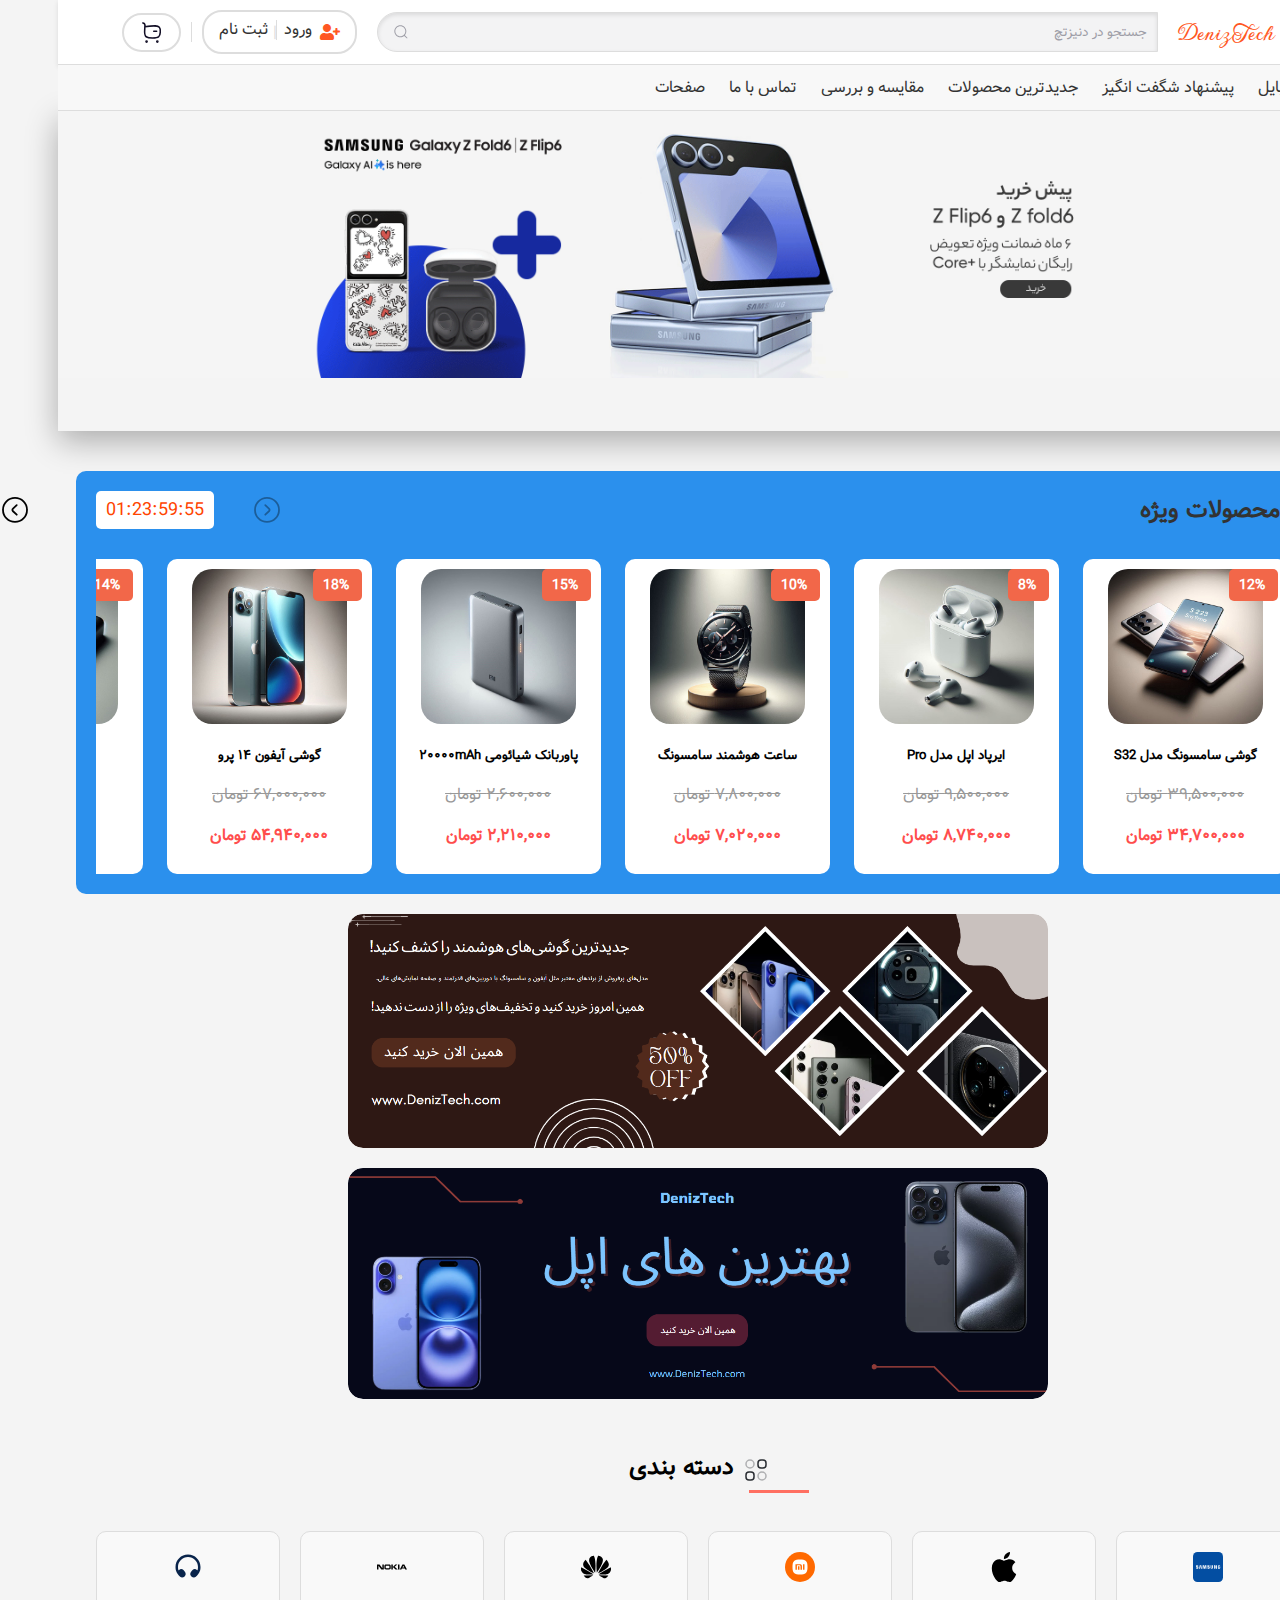
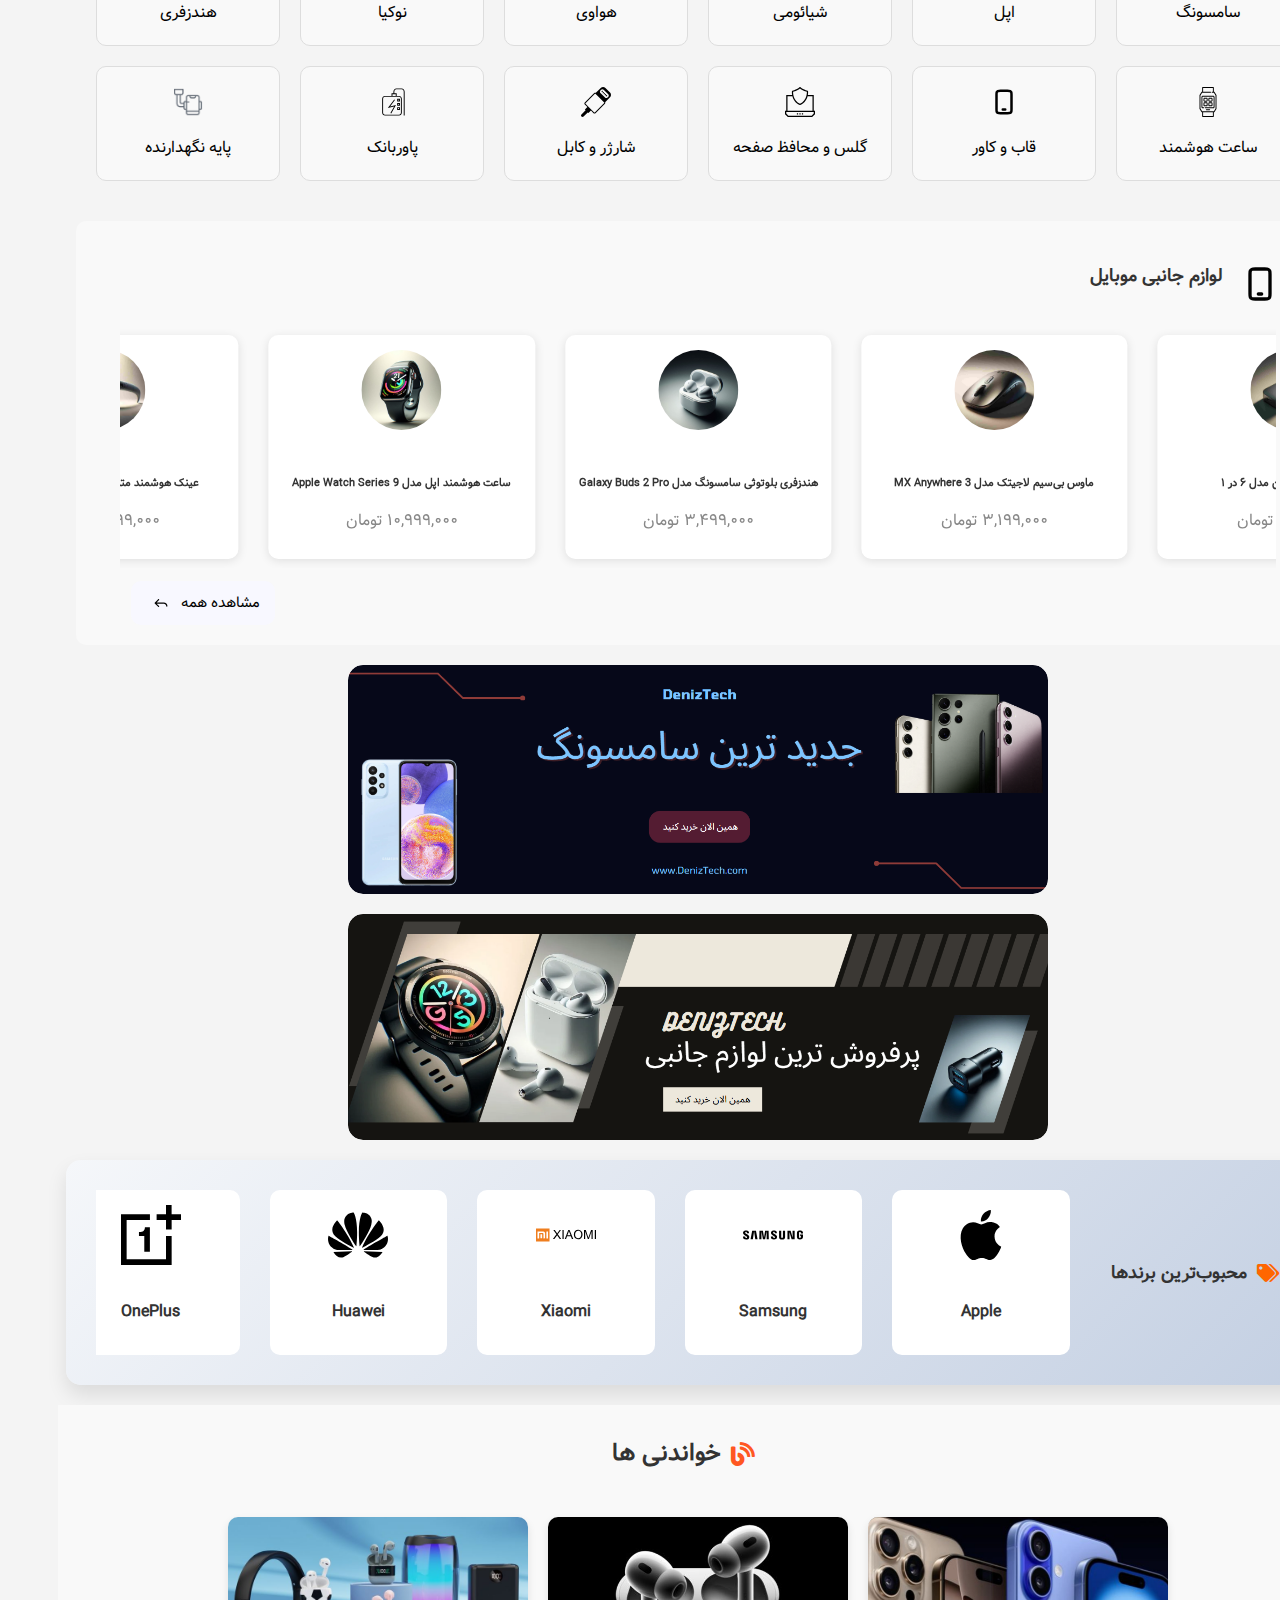
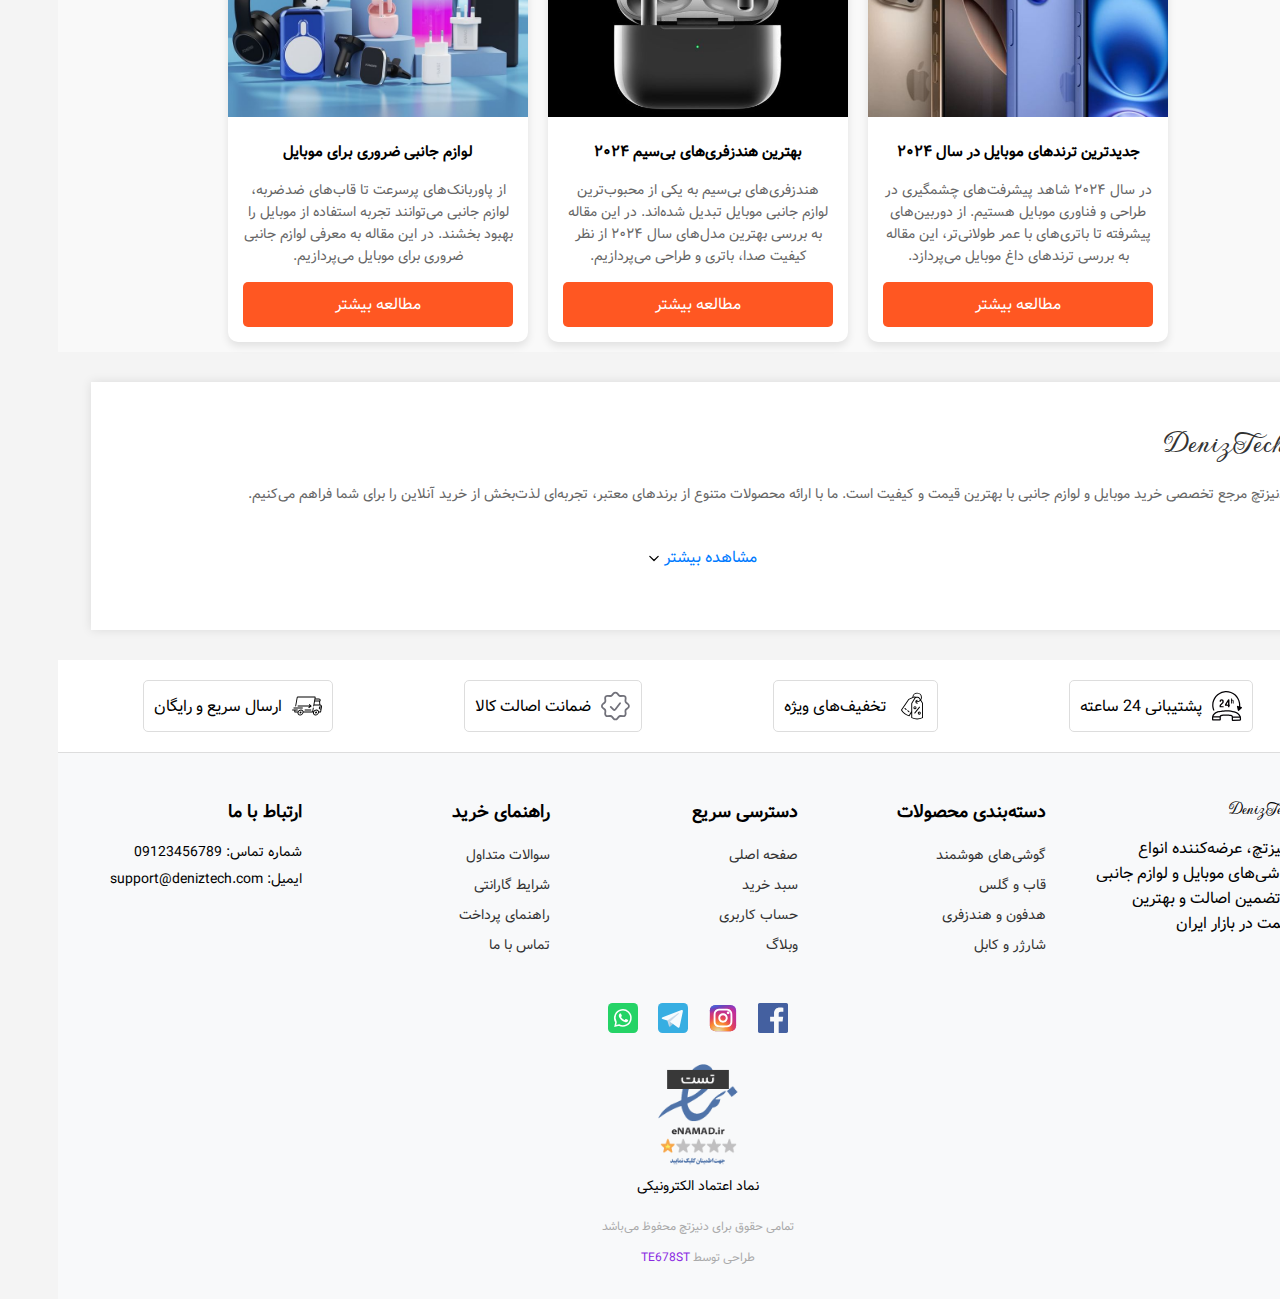
<file: demo-1.html>
<!DOCTYPE html>
<html lang="fa">
<head>
    <meta charset="UTF-8">
    <meta name="viewport" content="width=device-width, initial-scale=1.0">
    <title> فروشگاه اینترنتی دنیزتچ </title>

    <!-- CSS FILE -->
    <link rel="stylesheet" href="css/demo-1.css">

    <!-- Favicons -->
  <link href="img/favicon/favicon.png" rel="icon">

    <!-- FONT -->
    <link rel="stylesheet" href="https://cdnjs.cloudflare.com/ajax/libs/font-awesome/5.15.4/css/all.min.css">
    <link rel="preconnect" href="https://fonts.googleapis.com">
    <link rel="preconnect" href="https://fonts.gstatic.com" crossorigin>
    <link href="https://fonts.googleapis.com/css2?family=Gwendolyn:wght@400;700&display=swap" rel="stylesheet">
    <link rel="stylesheet" href="https://cdn.jsdelivr.net/npm/swiper@11/swiper-bundle.min.css" />
    <link rel="stylesheet" href="https://fonts.googleapis.com/icon?family=Material+Icons">

</head>
<body>

    <header>
            <div class="top-bar">
                <div class="container">
                    <div class="logo">
                        <a href="index.html"> DenizTech </a>
                    </div>
                    <div class="search-bar">
                        <div class="group">
                            <svg class="icon" aria-hidden="true" viewBox="0 0 24 24"><g><path d="M21.53 20.47l-3.66-3.66C19.195 15.24 20 13.214 20 11c0-4.97-4.03-9-9-9s-9 4.03-9 9 4.03 9 9 9c2.215 0 4.24-.804 5.808-2.13l3.66 3.66c.147.146.34.22.53.22s.385-.073.53-.22c.295-.293.295-.767.002-1.06zM3.5 11c0-4.135 3.365-7.5 7.5-7.5s7.5 3.365 7.5 7.5-3.365 7.5-7.5 7.5-7.5-3.365-7.5-7.5z"></path></g></svg>
                            <input placeholder="جستجو در دنیزتچ" type="search" class="input">
                        </div>
                    </div>
                    <div class="user-options">
                        <a href="login.html" class="login-register">
                            <i class="fas fa-user-plus"></i>
                            <div class="text">
                                    <span class="login">ورود</span>
                                    <span class="separator">|</span>
                                    <span class="register">ثبت‌ نام</span>
                            </div>
                        </a>
                        <div class="separator"></div>
                        <div class="hereo">
                            <a href="sabad.html"><img src="img/icon/buy-svgrepo-com.svg" alt="shop cart"></a>
                        </div>
                    </div>
                </div>
            </div>

            <div class="mobile-radio-buttons">
                <div class="radio-button">
                    <input type="radio" id="radio1" name="radio" checked>
                    <label for="radio1">
                        <a href="login.html">
                        <img src="img/icon/profile-svgrepo-com.svg"/>
                        <span> حساب کاربری </span>
                        </a>
                    </label>
                </div>
                <div class="radio-button">
                    <input type="radio" id="radio2" name="radio">
                    <label for="radio2">
                    <a href="index.html">
                        <img src="img/icon/home-svgrepo-com.svg"/>
                        <span> صفحه اصلی </span>
                    </a>
                    </label>    
                </div>
                <div class="radio-button">
                    <input type="radio" id="radio3" name="radio">
                    <label for="radio3">
                        <a href="sabad.html">
                            <img src="img/icon/buy-svgrepo-com.svg"/>
                            <span> سبد خرید </span>
                        </a>   
                    </label> 
                </div>
            </div>

            <div class="navbar">
                <div class="navbar-top">
                    <div>
                        <div class="dropdown">
                            <a href="#" class="tree"><img src="img/icon/mobile-alt-1-svgrepo-com.svg"> موبایل </a>
                            <div class="dropdown-content">
                                <div class="sidebar">
                                    <ul>
                                        <li class="has-submenu"> <img src="img/icon/samsung-svgrepo-com.svg"/> سامسونگ
                                            <div class="submenu">
                                                <div class="menu-category">
                                                    <h3> جدیدترین سامسونگ </h3>
                                                    <ul>
                                                        <li><a href="#">گلکسی S24 Ultra</a></li>
                                                        <li><a href="#">گلکسی S24 Plus</a></li>
                                                        <li><a href="#">گلکسی S24</a></li>
                                                        <li><a href="#">گلکسی Z Fold 5</a></li>
                                                        <li><a href="#">گلکسی Z Flip 5</a></li>
                                                        <li><a href="#">گلکسی A55</a></li>
                                                    </ul>
                                                </div>
                                                <div class="menu-category">
                                                    <h3> پر فروش‌ترین سامسونگ </h3>
                                                    <ul>
                                                        <li><a href="#">گلکسی A54</a></li>
                                                        <li><a href="#">گلکسی A34</a></li>
                                                        <li><a href="#">گلکسی M14</a></li>
                                                        <li><a href="#">گلکسی S23 FE</a></li>
                                                        <li><a href="#">گلکسی M54</a></li>
                                                        <li><a href="#">گلکسی A24</a></li>
                                                    </ul>
                                                </div>
                                                <div class="menu-category">
                                                    <h3> لوازم جانبی سامسونگ </h3>
                                                    <ul>
                                                        <li><a href="#">هدفون بی‌سیم Galaxy Buds 2 Pro</a></li>
                                                        <li><a href="#">ساعت هوشمند Galaxy Watch 6</a></li>
                                                        <li><a href="#">قاب و کاور گوشی</a></li>
                                                        <li><a href="#">محافظ صفحه نمایش</a></li>
                                                        <li><a href="#">شارژر بی‌سیم سامسونگ</a></li>
                                                        <li><a href="#">قلم S Pen</a></li>
                                                    </ul>
                                                </div>
                                            </div>                                        
                                        </li>
                                    <div class="apple">
                                        <li class="has-submenu"><img src="img/icon/apple-svgrepo-com.svg"/> اپل
                                            <div class="submenu">
                                                <div class="menu-category">
                                                    <h3> جدیدترین اپل </h3>
                                                    <ul>
                                                        <li><a href="#">آیفون 15 پرو مکس</a></li>
                                                        <li><a href="#">آیفون 15 پرو</a></li>
                                                        <li><a href="#">آیفون 15 پلاس</a></li>
                                                        <li><a href="#">آیفون 15</a></li>
                                                        <li><a href="#">آیپد پرو M2</a></li>
                                                        <li><a href="#">مک‌بوک پرو M3</a></li>
                                                    </ul>
                                                </div>
                                                <div class="menu-category">
                                                    <h3> پر فروش‌ترین اپل </h3>
                                                    <ul>
                                                        <li><a href="#">آیفون 14 پرو مکس</a></li>
                                                        <li><a href="#">آیفون 13</a></li>
                                                        <li><a href="#">آیپد ایر M1</a></li>
                                                        <li><a href="#">مک‌بوک ایر M2</a></li>
                                                        <li><a href="#">اپل واچ سری 8</a></li>
                                                        <li><a href="#">ایرپاد پرو 2</a></li>
                                                    </ul>
                                                </div>
                                                <div class="menu-category">
                                                    <h3> لوازم جانبی اپل </h3>
                                                    <ul>
                                                        <li><a href="#">ایرپاد پرو (نسل دوم)</a></li>
                                                        <li><a href="#">اپل واچ سری 9</a></li>
                                                        <li><a href="#">قلم اپل (Apple Pencil)</a></li>
                                                        <li><a href="#">کیبورد مجیک اپل</a></li>
                                                        <li><a href="#">کاور و گلس آیفون</a></li>
                                                        <li><a href="#">شارژر MagSafe</a></li>
                                                    </ul>
                                                </div>
                                            </div>                                        
                                        </li>
                                    </div>
                                    <div class="xiaomi">
                                        <li class="has-submenu"><img src="img/icon/xiaomi-svgrepo-com.svg"/> شیائومی
                                            <div class="submenu">
                                                <div class="menu-category">
                                                    <h3> جدیدترین شیائومی </h3>
                                                    <ul>
                                                        <li><a href="#">شیائومی 14 پرو</a></li>
                                                        <li><a href="#">شیائومی 14</a></li>
                                                        <li><a href="#">ردمی نوت 13 پرو پلاس</a></li>
                                                        <li><a href="#">ردمی نوت 13 پرو</a></li>
                                                        <li><a href="#">پوکو X5 پرو</a></li>
                                                        <li><a href="#">پوکو F5</a></li>
                                                    </ul>
                                                </div>
                                                <div class="menu-category">
                                                    <h3> پر فروش‌ترین شیائومی </h3>
                                                    <ul>
                                                        <li><a href="#">شیائومی 13T پرو</a></li>
                                                        <li><a href="#">ردمی نوت 12 پرو</a></li>
                                                        <li><a href="#">ردمی نوت 12</a></li>
                                                        <li><a href="#">پوکو X4 GT</a></li>
                                                        <li><a href="#">شیائومی 12 لایت</a></li>
                                                        <li><a href="#">ردمی 12</a></li>
                                                    </ul>
                                                </div>
                                                <div class="menu-category">
                                                    <h3> لوازم جانبی شیائومی </h3>
                                                    <ul>
                                                        <li><a href="#">ساعت هوشمند شیائومی</a></li>
                                                        <li><a href="#">هدفون بلوتوثی شیائومی</a></li>
                                                        <li><a href="#">پاوربانک شیائومی</a></li>
                                                        <li><a href="#">دوربین نظارتی شیائومی</a></li>
                                                        <li><a href="#">کاور و گلس گوشی</a></li>
                                                        <li><a href="#">شارژر فست شارژ شیائومی</a></li>
                                                    </ul>
                                                </div>
                                            </div>                                        
                                        </li>
                                    </div>
                                    <div class="Huawei">    
                                        <li class="has-submenu"><img src="img/icon/huawei-svgrepo-com.svg"/> هواوی
                                            <div class="submenu">
                                                <div class="menu-category">
                                                    <h3> جدیدترین هواوی </h3>
                                                    <ul>
                                                        <li><a href="#">هواوی P60 پرو</a></li>
                                                        <li><a href="#">هواوی P60</a></li>
                                                        <li><a href="#">هواوی Mate 60 پرو</a></li>
                                                        <li><a href="#">هواوی Mate X3 (تاشو)</a></li>
                                                        <li><a href="#">هواوی Nova 11</a></li>
                                                        <li><a href="#">هواوی Nova Y91</a></li>
                                                    </ul>
                                                </div>
                                                <div class="menu-category">
                                                    <h3> پر فروش‌ترین هواوی </h3>
                                                    <ul>
                                                        <li><a href="#">هواوی Mate 50 پرو</a></li>
                                                        <li><a href="#">هواوی Nova 10 پرو</a></li>
                                                        <li><a href="#">هواوی P50 پرو</a></li>
                                                        <li><a href="#">هواوی Y9a</a></li>
                                                        <li><a href="#">هواوی Y7a</a></li>
                                                        <li><a href="#">هواوی Nova 8i</a></li>
                                                    </ul>
                                                </div>
                                                <div class="menu-category">
                                                    <h3> لوازم جانبی هواوی </h3>
                                                    <ul>
                                                        <li><a href="#">ساعت هوشمند هواوی</a></li>
                                                        <li><a href="#">هدفون FreeBuds هواوی</a></li>
                                                        <li><a href="#">پاوربانک و شارژر هواوی</a></li>
                                                        <li><a href="#">کاور و محافظ صفحه نمایش</a></li>
                                                        <li><a href="#">دوربین امنیتی هواوی</a></li>
                                                        <li><a href="#">کیبورد و موس بی‌سیم هواوی</a></li>
                                                    </ul>
                                                </div>
                                            </div>                                        
                                        </li>
                                    </div>
                                    <div class="nokia">
                                        <li class="has-submenu"><img src="img/icon/nokia-svgrepo-com.svg"/> نوکیا
                                            <div class="submenu">
                                                <div class="menu-category">
                                                    <h3> جدیدترین نوکیا </h3>
                                                    <ul>
                                                        <li><a href="#">نوکیا G60 5G</a></li>
                                                        <li><a href="#">نوکیا X30 5G</a></li>
                                                        <li><a href="#">نوکیا C32</a></li>
                                                        <li><a href="#">نوکیا C22</a></li>
                                                        <li><a href="#">نوکیا G22</a></li>
                                                        <li><a href="#">نوکیا T21 (تبلت)</a></li>
                                                    </ul>
                                                </div>
                                                <div class="menu-category">
                                                    <h3> پر فروش‌ترین نوکیا </h3>
                                                    <ul>
                                                        <li><a href="#">نوکیا G50 5G</a></li>
                                                        <li><a href="#">نوکیا X20</a></li>
                                                        <li><a href="#">نوکیا C30</a></li>
                                                        <li><a href="#">نوکیا 2720 Flip</a></li>
                                                        <li><a href="#">نوکیا 3310 (نسخه جدید)</a></li>
                                                        <li><a href="#">نوکیا 8210 4G</a></li>
                                                    </ul>
                                                </div>
                                                <div class="menu-category">
                                                    <h3> لوازم جانبی نوکیا </h3>
                                                    <ul>
                                                        <li><a href="#">هدفون و هندزفری نوکیا</a></li>
                                                        <li><a href="#">پاوربانک و شارژر نوکیا</a></li>
                                                        <li><a href="#">قاب و محافظ صفحه نمایش</a></li>
                                                        <li><a href="#">ساعت هوشمند نوکیا</a></li>
                                                        <li><a href="#">تبلت و لوازم جانبی</a></li>
                                                        <li><a href="#">کیبورد و موس بی‌سیم نوکیا</a></li>
                                                    </ul>
                                                </div>
                                            </div>                                        
                                        </li>
                                    </div>  
                                </ul>
                            </div>    
                        </div> 
                    </div>
                    <li class="menu-special"><a href="index.html"> پیشنهاد شگفت‌ انگیز </a></li>
                    <li class="menu-special"><a href="index.html"> جدیدترین محصولات </a></li>
                    <li class="menu-special"><a href="index.html"> مقایسه و بررسی </a></li>
                    <li class="menu-special"><a href="phone.html"> تماس با ما </a></li>
                    <div class="dropdown">
                        <a href="#" class="tree"> صفحات </a>
                        <div class="dropdown-content custom-dropdown">
                            <ul>
                                <li><a href="index.html">صفحه اصلی</a></li>
                                <li><a href="demo-1.html">صفحه اصلی دمو 2</a></li>
                                <li><a href="demo-2.html">صفحه اصلی دمو 3</a></li>
                                <li><a href="sabad.html">صفحه سبد خرید</a></li>
                                <li><a href="phone.html">تماس با ما</a></li>
                                <li><a href="adress.html"> صفحه انتخاب آدرس </a></li>
                                <li><a href="pay.html"> صفحه پرداخت </a></li>
                                <li><a href="search.html"> صفحه جستجو </a></li>
                                <li><a href="login.html"> صفحه ورود و ثبت‌ نام </a></li>
                                <li><a href="profile.html"> صفحه پروفایل </a></li>
                                <li><a href="show.html"> صفحه نمایش محصول </a></li>
                                <li><a href="eror.html"> صفحه 404 </a></li>
                            </ul>
                        </div>
                    </div>
                </ul>
            </div>
        </div>
    </div>
</header>



<div class="main-top-slider">
    <div class="slide active">
        <img src="img/first page/image2.gif" alt="Slide 1" class="desktop-image">
        <img src="img/first page/mobile.png" alt="Slide 1" class="mobile-image">
    </div>
    <div class="slide">
        <img src="img/first page/xiaomi.webp" alt="Slide 2" class="desktop-image">
        <img src="img/first page/sharzh.jpg" alt="Slide 1" class="mobile-image">
    </div>
    <div class="slide">
        <img src="img/first page/slide.gif" alt="Slide 3" class="desktop-image">
        <img src="img/first page/mobile-apple.png" alt="Slide 1" class="mobile-image">
    </div>
    <button class="prev"><img src="img/icon/left-2-svgrepo-com.svg"></button>
    <button class="next"><img src="img/icon/right-2-svgrepo-com.svg"></button>
</div>


<div class="special-products">
    <div class="header-container">
        <h2 class="header-title"> محصولات ویژه </h2>
        <div class="timer">
            <span id="days">00</span>:<span id="hours">00</span>:<span id="minutes">00</span>:<span id="seconds">00</span>
        </div>
        <div class="swiper-button-prev custom-button">
            <img src="img/icon/right-circle-svgrepo-com (1).svg"/>
        </div>
        <div class="swiper-button-next custom-button">
            <img src="img/icon/left-circle-svgrepo-com.svg"/>
        </div>
    </div>
    <div class="swiper specialSwiper">
        <div class="swiper-wrapper">
            <div class="swiper-slide">
                <div class="product-background">
                    <div class="discount-badge-container">
                        <i class="fa-solid fa-tags"></i>
                        <div class="discount-badge">12%</div>
                    </div>
                    <img src="img/first page/s23.jpeg" alt="Samsung S32">
                    <div class="product-info">
                        <h3>گوشی سامسونگ مدل S32</h3>
                        <p class="original-price">۳۹,۵۰۰,۰۰۰ تومان</p>
                        <p class="discounted-price">۳۴,۷۰۰,۰۰۰ تومان</p>
                    </div>
                </div>
            </div>
            <div class="swiper-slide">
                <div class="product-background">
                    <div class="discount-badge-container">
                        <i class="fa-solid fa-tags"></i>
                        <div class="discount-badge">8%</div>
                    </div>
                    <img src="img/first page/airpad iphone.jpeg" alt="AirPods Pro">
                    <div class="product-info">
                        <h3>ایرپاد اپل مدل Pro</h3>
                        <p class="original-price">۹,۵۰۰,۰۰۰ تومان</p>
                        <p class="discounted-price">۸,۷۴۰,۰۰۰ تومان</p>
                    </div>
                </div>
            </div>
            <div class="swiper-slide">
                <div class="product-background">
                    <div class="discount-badge-container">
                        <i class="fa-solid fa-tags"></i>
                        <div class="discount-badge">10%</div>
                    </div>
                    <img src="img/first page/Galaxy Watch6 Classic.jpeg" alt="Samsung Watch">
                    <div class="product-info">
                        <h3>ساعت هوشمند سامسونگ</h3>
                        <p class="original-price">۷,۸۰۰,۰۰۰ تومان</p>
                        <p class="discounted-price">۷,۰۲۰,۰۰۰ تومان</p>
                    </div>
                </div>
            </div>
            <div class="swiper-slide">
                <div class="product-background">
                    <div class="discount-badge-container">
                        <i class="fa-solid fa-tags"></i>
                        <div class="discount-badge">15%</div>
                    </div>
                    <img src="img/first page/powerbank xiaomi.jpeg" alt="Xiaomi Power Bank">
                    <div class="product-info">
                        <h3>پاوربانک شیائومی ۲۰۰۰۰mAh</h3>
                        <p class="original-price">۲,۶۰۰,۰۰۰ تومان</p>
                        <p class="discounted-price">۲,۲۱۰,۰۰۰ تومان</p>
                    </div>
                </div>
            </div>
            <div class="swiper-slide">
                <div class="product-background">
                    <div class="discount-badge-container">
                        <i class="fa-solid fa-tags"></i>
                        <div class="discount-badge">18%</div>
                    </div>
                    <img src="img/first page/iphone14.jpeg" alt="iPhone 14">
                    <div class="product-info">
                        <h3>گوشی آیفون ۱۴ پرو</h3>
                        <p class="original-price">۶۷,۰۰۰,۰۰۰ تومان</p>
                        <p class="discounted-price">۵۴,۹۴۰,۰۰۰ تومان</p>
                    </div>
                </div>
            </div>
            <div class="swiper-slide">
                <div class="product-background">
                    <div class="discount-badge-container">
                        <i class="fa-solid fa-tags"></i>
                        <div class="discount-badge">14%</div>
                    </div>
                    <img src="img/first page/cable sharzh.jpeg" alt="Anker Charger">
                    <div class="product-info">
                        <h3>شارژر دیواری انکر</h3>
                        <p class="original-price">۳,۲۰۰,۰۰۰ تومان</p>
                        <p class="discounted-price">۲,۷۵۲,۰۰۰ تومان</p>
                    </div>
                </div>
            </div>    
            <div class="swiper-slide">
                <div class="product-background">
                    <div class="discount-badge-container">
                        <i class="fa-solid fa-tags"></i>
                        <div class="discount-badge">10%</div>
                    </div>
                    <img src="img/first page/Galaxy Buds2 Pro.jpeg" alt="Samsung Buds">
                    <div class="product-info">
                        <h3>هدفون بلوتوثی سامسونگ</h3>
                        <p class="original-price">۴,۵۰۰,۰۰۰ تومان</p>
                        <p class="discounted-price">۴,۰۵۰,۰۰۰ تومان</p>
                    </div>
                </div>
            </div>    
            <div class="swiper-slide">
                <div class="product-background">
                    <div class="discount-badge-container">
                        <i class="fa-solid fa-tags"></i>
                        <div class="discount-badge">9%</div>
                    </div>
                    <img src="img/first page/watch 2.jpeg" alt="Apple Watch">
                    <div class="product-info">
                        <h3>ساعت هوشمند اپل</h3>
                        <p class="original-price">۹,۲۰۰,۰۰۰ تومان</p>
                        <p class="discounted-price">۸,۳۷۲,۰۰۰ تومان</p>
                    </div>
                </div>
            </div>    
            <div class="swiper-slide">
                <div class="product-background">
                    <div class="discount-badge-container">
                        <i class="fa-solid fa-tags"></i>
                        <div class="discount-badge">7%</div>
                    </div>
                    <img src="img/first page/Huawei Mate 50 Pro.jpeg" alt="Huawei Mate 50 Pro">
                    <div class="product-info">
                        <h3>گوشی هواوی Mate 50 Pro</h3>
                        <p class="original-price">۶۴,۰۰۰,۰۰۰ تومان</p>
                        <p class="discounted-price">۵۹,۵۲۰,۰۰۰ تومان</p>
                    </div>
                </div>
            </div>    
            <div class="swiper-slide">
                <div class="product-background">
                    <div class="discount-badge-container">
                        <i class="fa-solid fa-tags"></i>
                        <div class="discount-badge">11%</div>
                    </div>
                    <img src="img/first page/Galaxy S24 Ultra.jpeg" alt="Samsung S24">
                    <div class="product-info">
                        <h3>گوشی سامسونگ S24</h3>
                        <p class="original-price">۷۴,۰۰۰,۰۰۰ تومان</p>
                        <p class="discounted-price">۶۵,۸۶۰,۰۰۰ تومان</p>
                    </div>
                </div>
            </div>    
            <div class="view-all-container">
                <button class="view-all-btn">
                    مشاهده همه <img src="img/icon/left-arrow-alt-svgrepo-com.svg"/>
                </button>
            </div>
        </div>
    </div>
</div>


<div class="tum">
    <div class="banner">
        <a href="#"><img src="img/demo-1/apple-samsung.png" alt="Ad Image"></a>
    </div>

    <div class="banner">
        <a href="#"><img src="img/demo-1/apple.png" alt="Ad Image"></a>
    </div>
</div>




<div class="wwe">
    <img src="img/icon/category-2-svgrepo-com.svg" alt="Category Icon"><span>دسته بندی</span>
</div>
<div class="circle">

        <div class="category">
            <a href="#"><img src="img/icon/samsung-svgrepo-com.svg"/></a>
            <span>سامسونگ</span>
        </div>    
    
        <div class="category">
            <a href="#"><img src="img/icon/apple-svgrepo-com.svg"/></a>
            <span>اپل</span>
        </div>    
    
        <div class="category">
            <a href="#"><img src="img/icon/xiaomi-svgrepo-com.svg"/></a>
            <span>شیائومی</span>
        </div>    
    
        <div class="category">
            <a href="#"><img src="img/icon/huawei-svgrepo-com.svg"/></a>
            <span>هواوی</span>
        </div>    
    
        <div class="category">
            <a href="#"><img src="img/icon/nokia-svgrepo-com.svg"/></a>
            <span>نوکیا</span>
        </div>    
    
        <div class="category">
            <a href="#"><img src="img/icon/headphone-svgrepo-com.svg"/></a>
            <span>هندزفری</span>
        </div>    
    
        <div class="category">
            <a href="#"><img src="img/icon/smartwatch-svgrepo-com.svg"/></a>
            <span>ساعت هوشمند</span>
        </div>    
    
        <div class="category">
            <a href="#"><img src="img/icon/mobile-alt-1-svgrepo-com.svg"/></a>
            <span>قاب و کاور</span>
        </div>    
    
        <div class="category">
            <a href="#"><img src="img/icon/laptop-shield-svgrepo-com.svg"/></a>
            <span>گلس و محافظ صفحه</span>
        </div>    
    
        <div class="category">
            <a href="#"><img src="img/icon/charger-svgrepo-com.svg"/></a>
            <span>شارژر و کابل</span>
        </div>    
    
        <div class="category">
            <a href="#"><img src="img/icon/electronic-powerbank-electric-svgrepo-com.svg"/></a>
            <span>پاوربانک</span>
        </div>    
    
        <div class="category">
            <a href="#"><img src="img/icon/phone holder.png"/></a>
            <span>پایه نگهدارنده</span>
        </div>    
</div>


<div class="new-products">
    <div class="header-container">
        <h2 class="icon-img"><img src="img/icon/mobile-alt-1-svgrepo-com.svg"> لوازم جانبی موبایل </h2>
    </div>
    <div class="swiper mySwiper">
        <div class="swiper-wrapper">
            <!-- Product Slides -->
            <div class="swiper-slide">
                <img src="img/first page/Galaxy Buds2 Pro.jpeg" alt="Galaxy Buds 2 Pro">
                <div class="product-info">
                    <h3> هندزفری بلوتوثی سامسونگ مدل Galaxy Buds 2 Pro </h3>
                    <p> ۳,۴۹۹,۰۰۰ تومان </p>
                </div>
            </div>
            <div class="swiper-slide">
                <img src="img/first page/watch.jpeg" alt="Apple Watch Series 9">
                <div class="product-info">
                    <h3> ساعت هوشمند اپل مدل Apple Watch Series 9 </h3>
                    <p> ۱۰,۹۹۹,۰۰۰ تومان </p>
                </div>
            </div>
            <div class="swiper-slide">
                <img src="img/first page/Ray-Ban Stories_11zon.jpeg" alt="Ray-Ban Stories">
                <div class="product-info">
                    <h3> عینک هوشمند متا مدل Ray-Ban Stories </h3>
                    <p> ۸,۵۹۹,۰۰۰ تومان </p>
                </div>
            </div>
            <div class="swiper-slide">
                <img src="img/first page/MagSafe Charger.jpeg" alt="MagSafe Charger">
                <div class="product-info">
                    <h3> شارژر بی‌سیم اپل مدل MagSafe </h3>
                    <p> ۲,۱۹۹,۰۰۰ تومان </p>
                </div>
            </div>
            <div class="swiper-slide">
                <img src="img/first page/JBL Charge 5_11zon.jpeg" alt="JBL Charge 5">
                <div class="product-info">
                    <h3> اسپیکر بلوتوثی قابل حمل JBL مدل Charge 5 </h3>
                    <p> ۴,۷۹۹,۰۰۰ تومان </p>
                </div>
            </div>
            <div class="swiper-slide">
                <img src="img/first page/Logitech K380_11zon.jpeg" alt="Logitech K380">
                <div class="product-info">
                    <h3> کیبورد بی‌سیم لاجیتک مدل K380 </h3>
                    <p> ۱,۶۹۹,۰۰۰ تومان </p>
                </div>
            </div>
            <div class="swiper-slide">
                <img src="img/first page/powerbank xiaomi.jpeg" alt="Anker PowerCore 20000">
                <div class="product-info">
                    <h3> پاوربانک انکر مدل PowerCore 20,000mAh </h3>
                    <p> ۲,۳۹۹,۰۰۰ تومان </p>
                </div>
            </div>
            <div class="swiper-slide">
                <img src="img/first page/Baseus Gravity Car Mount_11zon.jpeg" alt="Baseus Gravity Car Mount">
                <div class="product-info">
                    <h3> پایه نگهدارنده گوشی موبایل بیسوس مدل Gravity Car Mount </h3>
                    <p> ۹۹۹,۰۰۰ تومان </p>
                </div>
            </div>
            <div class="swiper-slide">
                <img src="img/first page/Samsung 45W Charger_11zon.jpeg" alt="Samsung 45W Charger">
                <div class="product-info">
                    <h3> شارژر سریع سامسونگ ۴۵ وات مدل Super Fast Charger </h3>
                    <p> ۱,۲۹۹,۰۰۰ تومان </p>
                </div>
            </div>
            <div class="swiper-slide">
                <img src="img/first page/Oura Smart Ring_11zon.jpeg" alt="Oura Smart Ring">
                <div class="product-info">
                    <h3> حلقه هوشمند اورا مدل Oura Smart Ring </h3>
                    <p> ۶,۹۹۹,۰۰۰ تومان </p>
                </div>
            </div>
            <div class="swiper-slide">
                <img src="img/first page/Xiaomi Mi Band 8_11zon.jpeg" alt="Xiaomi Mi Band 8">
                <div class="product-info">
                    <h3> مچ بند هوشمند شیائومی مدل Mi Band 8 </h3>
                    <p> ۱,۳۹۹,۰۰۰ تومان </p>
                </div>
            </div>
            <div class="swiper-slide">
                <img src="img/first page/PowerDrive 2.jpeg" alt="Anker Car Charger">
                <div class="product-info">
                    <h3> شارژر فندکی انکر مدل PowerDrive+ 2 </h3>
                    <p> ۷۹۹,۰۰۰ تومان </p>
                </div>
            </div>
            <div class="swiper-slide">
                <img src="img/first page/Backbone One_11zon.jpeg" alt="Backbone One">
                <div class="product-info">
                    <h3> کنترلر بازی موبایل Backbone One </h3>
                    <p> ۴,۲۹۹,۰۰۰ تومان </p>
                </div>
            </div>
            <div class="swiper-slide">
                <img src="img/first page/Apple Pencil 2_11zon.jpeg" alt="Apple Pencil 2">
                <div class="product-info">
                    <h3> قلم هوشمند اپل مدل Apple Pencil 2 </h3>
                    <p> ۳,۵۹۹,۰۰۰ تومان </p>
                </div>
            </div>
            <div class="swiper-slide">
                <img src="img/first page/SanDisk Extreme 1TB_11zon.jpeg" alt="SanDisk Extreme 1TB">
                <div class="product-info">
                    <h3> کارت حافظه سن دیسک مدل Extreme 1TB </h3>
                    <p> ۵,۱۹۹,۰۰۰ تومان </p>
                </div>
            </div>
            <div class="swiper-slide">
                <img src="img/first page/Spigen MagFit_11zon.jpeg" alt="Spigen MagFit">
                <div class="product-info">
                    <h3> پایه نگهدارنده مغناطیسی گوشی اسپیگن مدل MagFit </h3>
                    <p> ۱,۲۹۹,۰۰۰ تومان </p>
                </div>
            </div>
            <div class="swiper-slide">
                <img src="img/first page/UGREEN USB-C Hub_11zon.jpeg" alt="UGREEN USB-C Hub">
                <div class="product-info">
                    <h3> هاب USB-C یوگرین مدل ۶ در ۱ </h3>
                    <p> ۲,۹۹۹,۰۰۰ تومان </p>
                </div>
            </div>
            <div class="swiper-slide">
                <img src="img/first page/Logitech MX Anywhere 3_11zon.jpeg" alt="Logitech MX Anywhere 3">
                <div class="product-info">
                    <h3> ماوس بی‌سیم لاجیتک مدل MX Anywhere 3 </h3>
                    <p> ۳,۱۹۹,۰۰۰ تومان </p>
                </div>
            </div>
        </div>
    </div>
    <div class="view-all-container">
        <button class="view-all-btn">
            مشاهده همه <img src="img/icon/left-arrow-alt-svgrepo-com.svg"/>
        </button>
    </div>
</div>




<div class="tum">
    <div class="banner">
        <a href="#"><img src="img/demo-1/samsung.png" alt="Ad Image"></a>
    </div>

    <div class="banner">
        <a href="#"><img src="img/demo-1/lavazem.png" alt="Ad Image"></a>
    </div>
</div>



<div class="brands-section">
    <div class="header-container">
        <h2><i class="fas fa-tags"></i> محبوب‌ترین برندها </h2>
    </div>
    <div class="swiper brandsSwiper">
        <div class="swiper-wrapper">
            <!-- Brand Slides -->
            <div class="swiper-slide brand-slide">
                <img src="img/brand-icon/apple-logo-svgrepo-com.svg" alt="apple">
                <p>Apple</p>
            </div>
            <div class="swiper-slide brand-slide">
                <img src="img/brand-icon/samsung-svgrepo-com.svg" alt="samsung">
                <p>Samsung</p>
            </div>
            <div class="swiper-slide brand-slide">
                <img src="img/brand-icon/xiaomi-1-logo-svgrepo-com.svg" alt="xiaomi">
                <p>Xiaomi</p>
            </div>
            <div class="swiper-slide brand-slide">
                <img src="img/brand-icon/huawei-svgrepo-com.svg" alt="huawei">
                <p>Huawei</p>
            </div>
            <div class="swiper-slide brand-slide">
                <img src="img/brand-icon/oneplus-svgrepo-com.svg" alt="oneplus">
                <p>OnePlus</p>
            </div>
            <div class="swiper-slide brand-slide">
                <img src="img/brand-icon/google-translate-svgrepo-com.svg" alt="google">
                <p>Google Pixel</p>
            </div>
            <div class="swiper-slide brand-slide">
                <img src="img/brand-icon/motorola.png" alt="motorola">
                <p>Motorola</p>
            </div>
            <div class="swiper-slide brand-slide">
                <img src="img/brand-icon/sony-2-logo-svgrepo-com.svg" alt="sony">
                <p>Sony</p>
            </div>
            <div class="swiper-slide brand-slide">
                <img src="img/brand-icon/Anker.svg" alt="anker">
                <p>Anker</p>
            </div>
            <div class="swiper-slide brand-slide">
                <img src="img/brand-icon/ugreen-seeklogo.png" alt="ugreen">
                <p>UGREEN</p>
            </div>
        </div>
    </div>
</div>



<!-- Blog Section -->
<div class="blog-section">
    <div class="header-container">
        <h2><i class="fas fa-blog"></i> خواندنی ها </h2>
    </div>
    <div class="blog-container">
        <div class="blog-post">
            <img src="img/first page/mobile-apple.png" alt="Smartphone Trends">
            <h3> جدیدترین ترندهای موبایل در سال ۲۰۲۴ </h3>
            <p>در سال ۲۰۲۴ شاهد پیشرفت‌های چشمگیری در طراحی و فناوری موبایل هستیم. از دوربین‌های پیشرفته تا باتری‌های با عمر طولانی‌تر، این مقاله به بررسی ترندهای داغ موبایل می‌پردازد.</p>
            <a href="">مطالعه بیشتر</a>
        </div>
        <div class="blog-post">
            <img src="img/first page/earpod.jpeg" alt="Wireless Earbuds">
            <h3> بهترین هندزفری‌های بی‌سیم ۲۰۲۴ </h3>
            <p>هندزفری‌های بی‌سیم به یکی از محبوب‌ترین لوازم جانبی موبایل تبدیل شده‌اند. در این مقاله به بررسی بهترین مدل‌های سال ۲۰۲۴ از نظر کیفیت صدا، باتری و طراحی می‌پردازیم.</p>
            <a href="">مطالعه بیشتر</a>
        </div>
        <div class="blog-post">
            <img src="img/first page/charger.jpg" alt="Mobile Accessories">
            <h3> لوازم جانبی ضروری برای موبایل </h3>
            <p>از پاوربانک‌های پرسرعت تا قاب‌های ضدضربه، لوازم جانبی می‌توانند تجربه استفاده از موبایل را بهبود بخشند. در این مقاله به معرفی لوازم جانبی ضروری برای موبایل می‌پردازیم.</p>
            <a href="">مطالعه بیشتر</a>
        </div>
    </div>
</div>


<div class="bord-container">
    <div class="bord">
        <h1> DenizTech </h1>
        <p> دنیزتچ مرجع تخصصی خرید موبایل و لوازم جانبی با بهترین قیمت و کیفیت است. ما با ارائه محصولات متنوع از برندهای معتبر، تجربه‌ای لذت‌بخش از خرید آنلاین را برای شما فراهم می‌کنیم. </p>
    </div>
    <div class="two">
        <div class="hidden-content">
            <p>در دنیزتچ، شما می‌توانید جدیدترین مدل‌های موبایل، هدفون، پاوربانک، قاب و سایر لوازم جانبی را با گارانتی اصلی و خدمات پس از فروش معتبر خریداری کنید.</p>
        </div>
        <span class="show-more" onclick="toggleMore(this)">مشاهده بیشتر <img src="img/faq/down-arrow-5-svgrepo-com.svg" class="arrow" /></span>
    </div>
    <div class="faq">
        <h3>سوالات متداول</h3>
        <div>
            <h4 onclick="toggleFaq('faq1')"> دنیزتچ چیست؟ </h4>
            <p id="faq1" class="faq-content"> دنیزتچ یک فروشگاه آنلاین تخصصی در زمینه موبایل و لوازم جانبی است که با استفاده از فناوری‌های روز وب طراحی شده است. </p>
        </div>
        <div>
            <h4 onclick="toggleFaq('faq2')"> آیا محصولات دنیزتچ گارانتی دارند؟ </h4>
            <p id="faq2" class="faq-content">بله، تمامی محصولات دنیزتچ دارای گارانتی اصلی و خدمات پس از فروش معتبر هستند.</p>
        </div>
        <div>
            <h4 onclick="toggleFaq('faq3')">چرا از دنیزتچ خرید کنم؟</h4>
            <p id="faq3" class="faq-content"> دنیزتچ با تضمین بهترین قیمت، کیفیت بالا و تحویل سریع، بهترین انتخاب برای خرید موبایل و لوازم جانبی است.</p>
        </div>
    </div>
</div>



<div class="header-section">
    <div class="fast-delivery">
        <img src="img/icon/24-hours-phone-attention-service-svgrepo-com.svg" alt="پشتیبانی 24 ساعته">
        <span> پشتیبانی 24 ساعته </span>
    </div>
    <div class="permanent-discounts">
        <img src="img/icon/discount-tag-discount-ecommerce-svgrepo-com.svg" alt="تخفیف‌های ویژه">
        <span> تخفیف‌های ویژه </span>
    </div>
    <div class="authenticity-guarantee">
        <img src="img/icon/warranty-svgrepo-com.svg" alt="ضمانت اصالت کالا">
        <span> ضمانت اصالت کالا </span>
    </div>
    <div class="nationwide-shipping">
        <img src="img/icon/fast-delivery-truck-svgrepo-com.svg" alt="ارسال سریع و رایگان">
        <span> ارسال سریع و رایگان </span>
    </div>
</div>

<footer>
    <div class="footer-container">
        <div class="deniztech-info">
            <h2> DenizTech </h2>
            <p> دنیزتچ، عرضه‌کننده انواع گوشی‌های موبایل و لوازم جانبی با تضمین اصالت و بهترین قیمت در بازار ایران </p>
        </div>

        <div class="lavazem">
            <h2 class="daste"> دسته‌بندی محصولات </h2>
            <ul>
                <li><a href="#">گوشی‌های هوشمند</a></li>
                <li><a href="#">قاب و گلس</a></li>
                <li><a href="#">هدفون و هندزفری</a></li>
                <li><a href="#">شارژر و کابل</a></li>
            </ul>
        </div>

        <div class="quick-access">
            <h2> دسترسی سریع </h2>
            <ul>
                <li><a href="#">صفحه اصلی</a></li>
                <li><a href="#">سبد خرید</a></li>
                <li><a href="#">حساب کاربری</a></li>
                <li><a href="#">وبلاگ</a></li>
            </ul>
        </div>

        <div class="useful-links">
            <h2> راهنمای خرید </h2>
            <ul>
                <li><a href="#">سوالات متداول</a></li>
                <li><a href="#">شرایط گارانتی</a></li>
                <li><a href="#">راهنمای پرداخت</a></li>
                <li><a href="#">تماس با ما</a></li>
            </ul>
        </div>

        <div class="contact-information">
            <h2> ارتباط با ما </h2>
            <p>شماره تماس: 09123456789</p>
            <p>ایمیل: support@deniztech.com</p>
        </div>
    </div>

    <div class="social-media-links">
        <a href="#"><img src="img/icon/facebook-color-svgrepo-com.svg" alt="Facebook"></a>
        <a href="#"><img src="img/icon/instagram-1-svgrepo-com.svg" alt="Instagram"></a>
        <a href="#"><img src="img/icon/telegram-svgrepo-com.svg" alt="Telegram"></a>
        <a href="#"><img src="img/icon/whatsapp-svgrepo-com.svg" alt="WhatsApp"></a>
    </div>

    <div class="electronic-trust-symbol">
        <img src="img/enamad.png" alt="نماد اعتماد الکترونیکی">
        <span>نماد اعتماد الکترونیکی</span>
    </div>

    <div class="designer">
        <p> تمامی حقوق برای دنیزتچ محفوظ می‌باشد </p>
        <p> طراحی توسط <a href="#"> TE678ST </a> </p>
    </div>
</footer>




<script src="https://cdn.jsdelivr.net/npm/swiper@11/swiper-bundle.min.js"></script>
<script src="js/demo-1.js"></script>

</body>
</html>
</file>
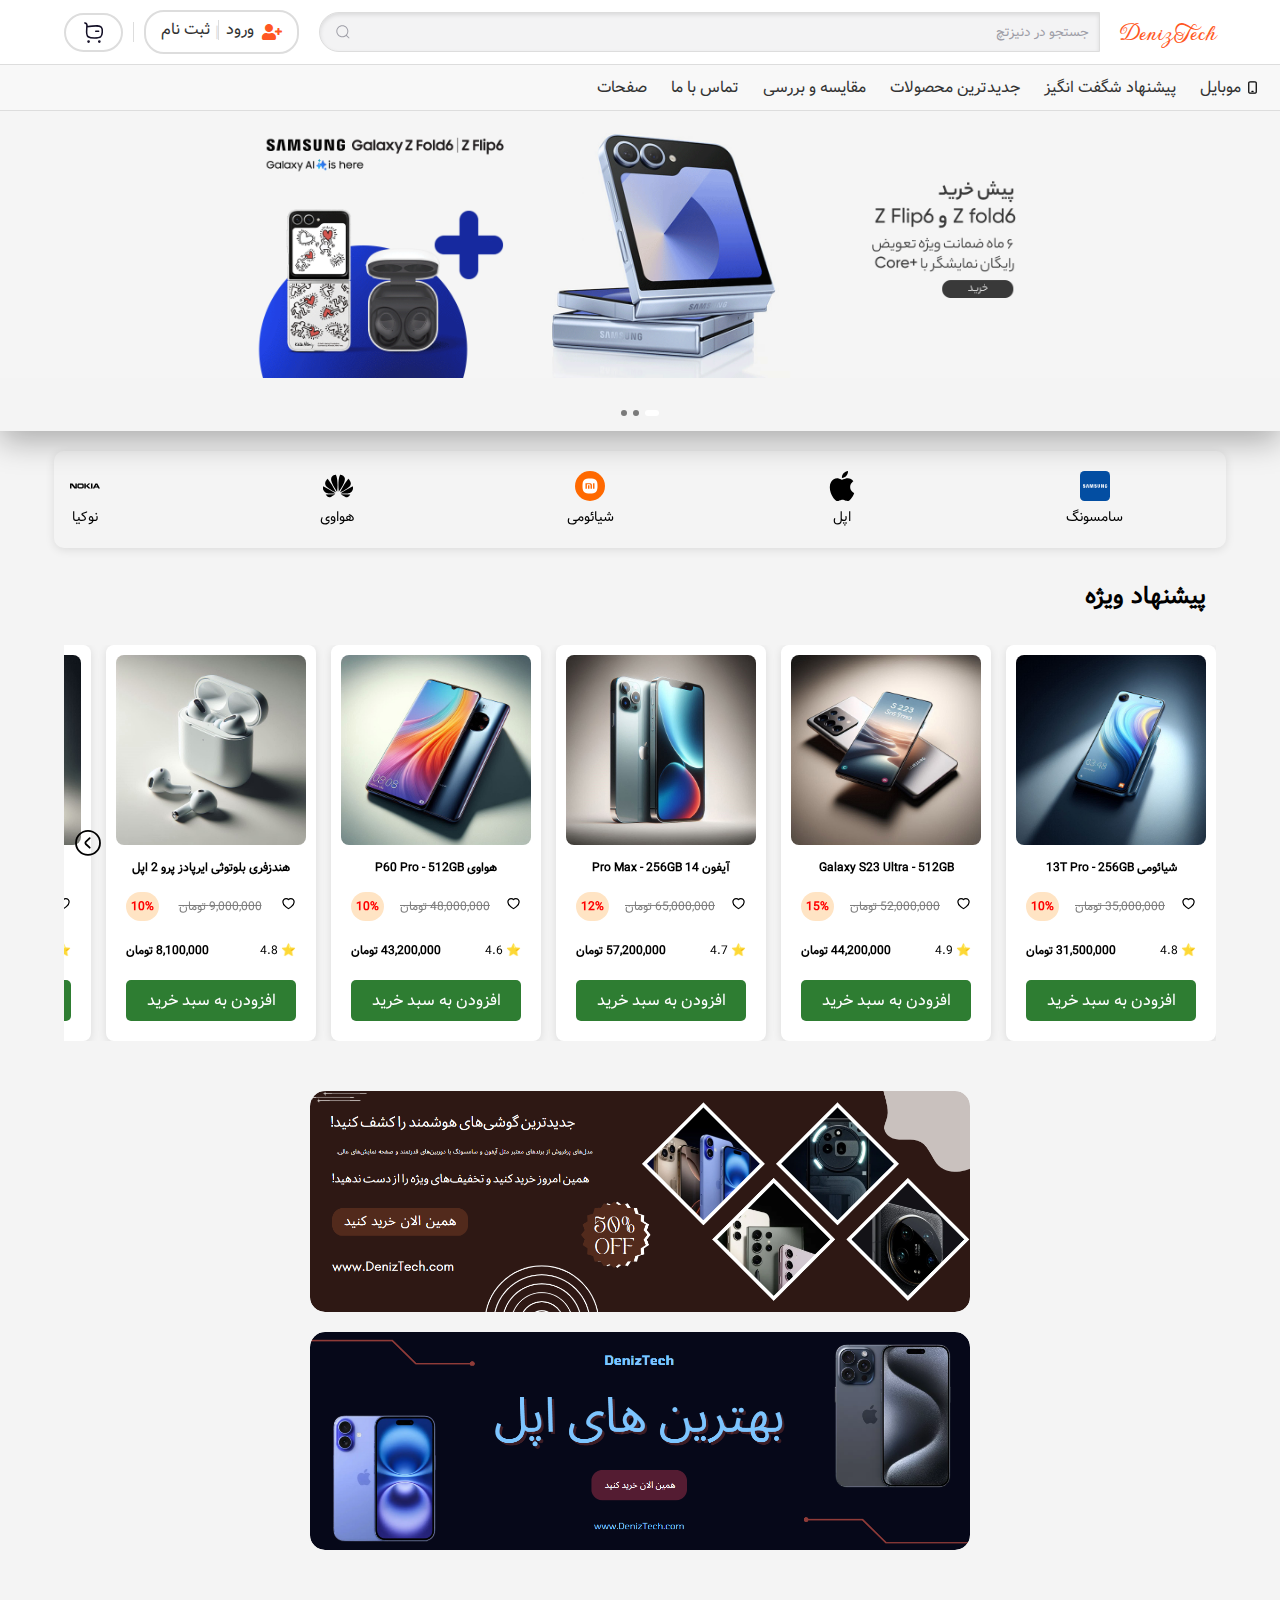
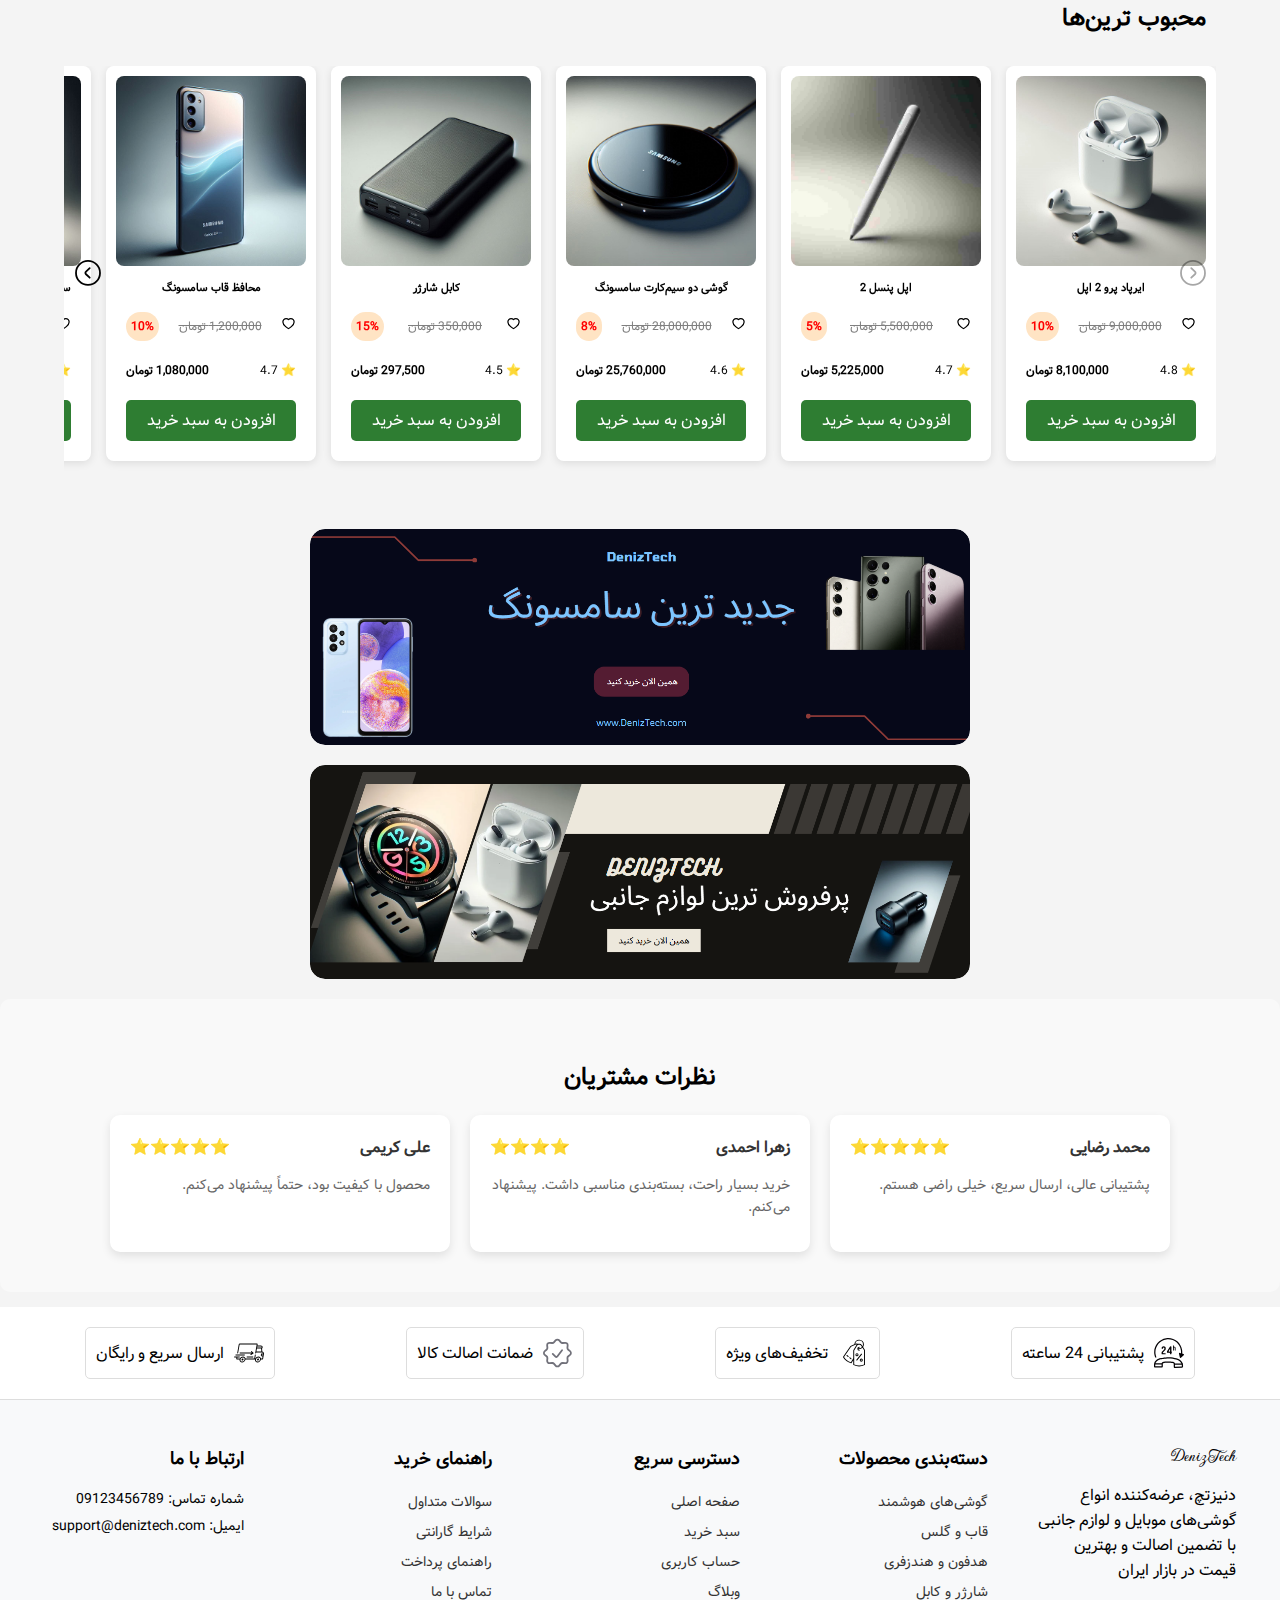
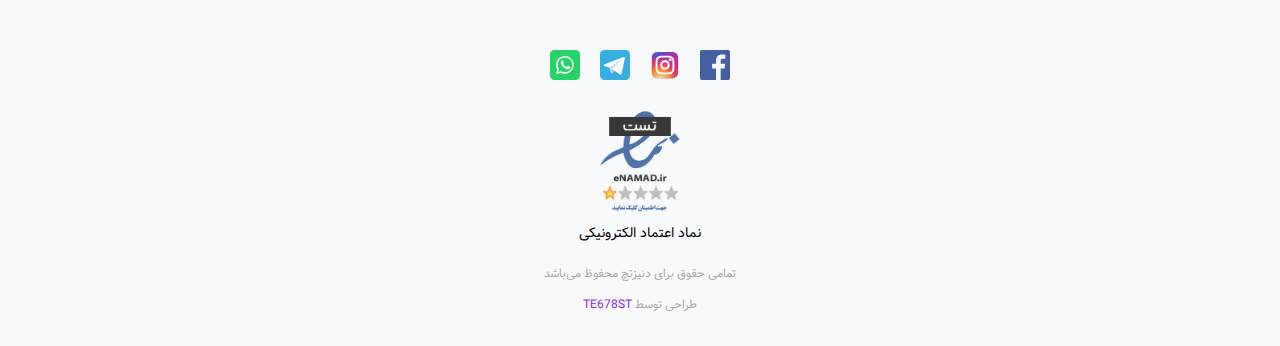
<file: demo-2.html>
<!DOCTYPE html>
<html lang="fa">
<head>
    <meta charset="UTF-8">
    <meta name="viewport" content="width=device-width, initial-scale=1.0">
    <title> فروشگاه اینترنتی دنیزتچ </title>

    <!-- CSS FILE -->
    <link rel="stylesheet" href="css/demo-2.css">

    <!-- Favicons -->
  <link href="img/favicon/favicon.png" rel="icon">

    <!-- FONT -->
    <link rel="stylesheet" href="https://cdnjs.cloudflare.com/ajax/libs/font-awesome/5.15.4/css/all.min.css">
    <link rel="preconnect" href="https://fonts.googleapis.com">
    <link rel="preconnect" href="https://fonts.gstatic.com" crossorigin>
    <link href="https://fonts.googleapis.com/css2?family=Gwendolyn:wght@400;700&display=swap" rel="stylesheet">
    <link rel="stylesheet" href="https://cdn.jsdelivr.net/npm/swiper@11/swiper-bundle.min.css" />
    <link rel="stylesheet" href="https://fonts.googleapis.com/icon?family=Material+Icons">

</head>
<body>

    <header>
            <div class="top-bar">
                <div class="container">
                    <div class="logo">
                        <a href="index.html"> DenizTech </a>
                    </div>
                    <div class="search-bar">
                        <div class="group">
                            <svg class="icon" aria-hidden="true" viewBox="0 0 24 24"><g><path d="M21.53 20.47l-3.66-3.66C19.195 15.24 20 13.214 20 11c0-4.97-4.03-9-9-9s-9 4.03-9 9 4.03 9 9 9c2.215 0 4.24-.804 5.808-2.13l3.66 3.66c.147.146.34.22.53.22s.385-.073.53-.22c.295-.293.295-.767.002-1.06zM3.5 11c0-4.135 3.365-7.5 7.5-7.5s7.5 3.365 7.5 7.5-3.365 7.5-7.5 7.5-7.5-3.365-7.5-7.5z"></path></g></svg>
                            <input placeholder="جستجو در دنیزتچ" type="search" class="input">
                        </div>
                    </div>
                    <div class="user-options">
                        <a href="login.html" class="login-register">
                            <i class="fas fa-user-plus"></i>
                            <div class="text">
                                    <span class="login">ورود</span>
                                    <span class="separator">|</span>
                                    <span class="register">ثبت‌ نام</span>
                            </div>
                        </a>
                        <div class="separator"></div>
                        <div class="hereo">
                            <a href="sabad.html"><img src="img/icon/buy-svgrepo-com.svg" alt="shop cart"></a>
                        </div>
                    </div>
                </div>
            </div>

            <div class="mobile-radio-buttons">
                <div class="radio-button">
                    <input type="radio" id="radio1" name="radio" checked>
                    <label for="radio1">
                        <a href="login.html">
                        <img src="img/icon/profile-svgrepo-com.svg"/>
                        <span> حساب کاربری </span>
                        </a>
                    </label>
                </div>
                <div class="radio-button">
                    <input type="radio" id="radio2" name="radio">
                    <label for="radio2">
                    <a href="index.html">
                        <img src="img/icon/home-svgrepo-com.svg"/>
                        <span> صفحه اصلی </span>
                    </a>
                    </label>    
                </div>
                <div class="radio-button">
                    <input type="radio" id="radio3" name="radio">
                    <label for="radio3">
                        <a href="sabad.html">
                            <img src="img/icon/buy-svgrepo-com.svg"/>
                            <span> سبد خرید </span>
                        </a>   
                    </label> 
                </div>
            </div>

            <div class="navbar">
                <div class="navbar-top">
                    <div>
                        <div class="dropdown">
                            <a href="#" class="tree"><img src="img/icon/mobile-alt-1-svgrepo-com.svg"> موبایل </a>
                            <div class="dropdown-content">
                                <div class="sidebar">
                                    <ul>
                                        <li class="has-submenu"> <img src="img/icon/samsung-svgrepo-com.svg"/> سامسونگ
                                            <div class="submenu">
                                                <div class="menu-category">
                                                    <h3> جدیدترین سامسونگ </h3>
                                                    <ul>
                                                        <li><a href="#">گلکسی S24 Ultra</a></li>
                                                        <li><a href="#">گلکسی S24 Plus</a></li>
                                                        <li><a href="#">گلکسی S24</a></li>
                                                        <li><a href="#">گلکسی Z Fold 5</a></li>
                                                        <li><a href="#">گلکسی Z Flip 5</a></li>
                                                        <li><a href="#">گلکسی A55</a></li>
                                                    </ul>
                                                </div>
                                                <div class="menu-category">
                                                    <h3> پر فروش‌ترین سامسونگ </h3>
                                                    <ul>
                                                        <li><a href="#">گلکسی A54</a></li>
                                                        <li><a href="#">گلکسی A34</a></li>
                                                        <li><a href="#">گلکسی M14</a></li>
                                                        <li><a href="#">گلکسی S23 FE</a></li>
                                                        <li><a href="#">گلکسی M54</a></li>
                                                        <li><a href="#">گلکسی A24</a></li>
                                                    </ul>
                                                </div>
                                                <div class="menu-category">
                                                    <h3> لوازم جانبی سامسونگ </h3>
                                                    <ul>
                                                        <li><a href="#">هدفون بی‌سیم Galaxy Buds 2 Pro</a></li>
                                                        <li><a href="#">ساعت هوشمند Galaxy Watch 6</a></li>
                                                        <li><a href="#">قاب و کاور گوشی</a></li>
                                                        <li><a href="#">محافظ صفحه نمایش</a></li>
                                                        <li><a href="#">شارژر بی‌سیم سامسونگ</a></li>
                                                        <li><a href="#">قلم S Pen</a></li>
                                                    </ul>
                                                </div>
                                            </div>                                        
                                        </li>
                                    <div class="apple">
                                        <li class="has-submenu"><img src="img/icon/apple-svgrepo-com.svg"/> اپل
                                            <div class="submenu">
                                                <div class="menu-category">
                                                    <h3> جدیدترین اپل </h3>
                                                    <ul>
                                                        <li><a href="#">آیفون 15 پرو مکس</a></li>
                                                        <li><a href="#">آیفون 15 پرو</a></li>
                                                        <li><a href="#">آیفون 15 پلاس</a></li>
                                                        <li><a href="#">آیفون 15</a></li>
                                                        <li><a href="#">آیپد پرو M2</a></li>
                                                        <li><a href="#">مک‌بوک پرو M3</a></li>
                                                    </ul>
                                                </div>
                                                <div class="menu-category">
                                                    <h3> پر فروش‌ترین اپل </h3>
                                                    <ul>
                                                        <li><a href="#">آیفون 14 پرو مکس</a></li>
                                                        <li><a href="#">آیفون 13</a></li>
                                                        <li><a href="#">آیپد ایر M1</a></li>
                                                        <li><a href="#">مک‌بوک ایر M2</a></li>
                                                        <li><a href="#">اپل واچ سری 8</a></li>
                                                        <li><a href="#">ایرپاد پرو 2</a></li>
                                                    </ul>
                                                </div>
                                                <div class="menu-category">
                                                    <h3> لوازم جانبی اپل </h3>
                                                    <ul>
                                                        <li><a href="#">ایرپاد پرو (نسل دوم)</a></li>
                                                        <li><a href="#">اپل واچ سری 9</a></li>
                                                        <li><a href="#">قلم اپل (Apple Pencil)</a></li>
                                                        <li><a href="#">کیبورد مجیک اپل</a></li>
                                                        <li><a href="#">کاور و گلس آیفون</a></li>
                                                        <li><a href="#">شارژر MagSafe</a></li>
                                                    </ul>
                                                </div>
                                            </div>                                        
                                        </li>
                                    </div>
                                    <div class="xiaomi">
                                        <li class="has-submenu"><img src="img/icon/xiaomi-svgrepo-com.svg"/> شیائومی
                                            <div class="submenu">
                                                <div class="menu-category">
                                                    <h3> جدیدترین شیائومی </h3>
                                                    <ul>
                                                        <li><a href="#">شیائومی 14 پرو</a></li>
                                                        <li><a href="#">شیائومی 14</a></li>
                                                        <li><a href="#">ردمی نوت 13 پرو پلاس</a></li>
                                                        <li><a href="#">ردمی نوت 13 پرو</a></li>
                                                        <li><a href="#">پوکو X5 پرو</a></li>
                                                        <li><a href="#">پوکو F5</a></li>
                                                    </ul>
                                                </div>
                                                <div class="menu-category">
                                                    <h3> پر فروش‌ترین شیائومی </h3>
                                                    <ul>
                                                        <li><a href="#">شیائومی 13T پرو</a></li>
                                                        <li><a href="#">ردمی نوت 12 پرو</a></li>
                                                        <li><a href="#">ردمی نوت 12</a></li>
                                                        <li><a href="#">پوکو X4 GT</a></li>
                                                        <li><a href="#">شیائومی 12 لایت</a></li>
                                                        <li><a href="#">ردمی 12</a></li>
                                                    </ul>
                                                </div>
                                                <div class="menu-category">
                                                    <h3> لوازم جانبی شیائومی </h3>
                                                    <ul>
                                                        <li><a href="#">ساعت هوشمند شیائومی</a></li>
                                                        <li><a href="#">هدفون بلوتوثی شیائومی</a></li>
                                                        <li><a href="#">پاوربانک شیائومی</a></li>
                                                        <li><a href="#">دوربین نظارتی شیائومی</a></li>
                                                        <li><a href="#">کاور و گلس گوشی</a></li>
                                                        <li><a href="#">شارژر فست شارژ شیائومی</a></li>
                                                    </ul>
                                                </div>
                                            </div>                                        
                                        </li>
                                    </div>
                                    <div class="Huawei">    
                                        <li class="has-submenu"><img src="img/icon/huawei-svgrepo-com.svg"/> هواوی
                                            <div class="submenu">
                                                <div class="menu-category">
                                                    <h3> جدیدترین هواوی </h3>
                                                    <ul>
                                                        <li><a href="#">هواوی P60 پرو</a></li>
                                                        <li><a href="#">هواوی P60</a></li>
                                                        <li><a href="#">هواوی Mate 60 پرو</a></li>
                                                        <li><a href="#">هواوی Mate X3 (تاشو)</a></li>
                                                        <li><a href="#">هواوی Nova 11</a></li>
                                                        <li><a href="#">هواوی Nova Y91</a></li>
                                                    </ul>
                                                </div>
                                                <div class="menu-category">
                                                    <h3> پر فروش‌ترین هواوی </h3>
                                                    <ul>
                                                        <li><a href="#">هواوی Mate 50 پرو</a></li>
                                                        <li><a href="#">هواوی Nova 10 پرو</a></li>
                                                        <li><a href="#">هواوی P50 پرو</a></li>
                                                        <li><a href="#">هواوی Y9a</a></li>
                                                        <li><a href="#">هواوی Y7a</a></li>
                                                        <li><a href="#">هواوی Nova 8i</a></li>
                                                    </ul>
                                                </div>
                                                <div class="menu-category">
                                                    <h3> لوازم جانبی هواوی </h3>
                                                    <ul>
                                                        <li><a href="#">ساعت هوشمند هواوی</a></li>
                                                        <li><a href="#">هدفون FreeBuds هواوی</a></li>
                                                        <li><a href="#">پاوربانک و شارژر هواوی</a></li>
                                                        <li><a href="#">کاور و محافظ صفحه نمایش</a></li>
                                                        <li><a href="#">دوربین امنیتی هواوی</a></li>
                                                        <li><a href="#">کیبورد و موس بی‌سیم هواوی</a></li>
                                                    </ul>
                                                </div>
                                            </div>                                        
                                        </li>
                                    </div>
                                    <div class="nokia">
                                        <li class="has-submenu"><img src="img/icon/nokia-svgrepo-com.svg"/> نوکیا
                                            <div class="submenu">
                                                <div class="menu-category">
                                                    <h3> جدیدترین نوکیا </h3>
                                                    <ul>
                                                        <li><a href="#">نوکیا G60 5G</a></li>
                                                        <li><a href="#">نوکیا X30 5G</a></li>
                                                        <li><a href="#">نوکیا C32</a></li>
                                                        <li><a href="#">نوکیا C22</a></li>
                                                        <li><a href="#">نوکیا G22</a></li>
                                                        <li><a href="#">نوکیا T21 (تبلت)</a></li>
                                                    </ul>
                                                </div>
                                                <div class="menu-category">
                                                    <h3> پر فروش‌ترین نوکیا </h3>
                                                    <ul>
                                                        <li><a href="#">نوکیا G50 5G</a></li>
                                                        <li><a href="#">نوکیا X20</a></li>
                                                        <li><a href="#">نوکیا C30</a></li>
                                                        <li><a href="#">نوکیا 2720 Flip</a></li>
                                                        <li><a href="#">نوکیا 3310 (نسخه جدید)</a></li>
                                                        <li><a href="#">نوکیا 8210 4G</a></li>
                                                    </ul>
                                                </div>
                                                <div class="menu-category">
                                                    <h3> لوازم جانبی نوکیا </h3>
                                                    <ul>
                                                        <li><a href="#">هدفون و هندزفری نوکیا</a></li>
                                                        <li><a href="#">پاوربانک و شارژر نوکیا</a></li>
                                                        <li><a href="#">قاب و محافظ صفحه نمایش</a></li>
                                                        <li><a href="#">ساعت هوشمند نوکیا</a></li>
                                                        <li><a href="#">تبلت و لوازم جانبی</a></li>
                                                        <li><a href="#">کیبورد و موس بی‌سیم نوکیا</a></li>
                                                    </ul>
                                                </div>
                                            </div>                                        
                                        </li>
                                    </div>  
                                </ul>
                            </div>    
                        </div> 
                    </div>
                    <li class="menu-special"><a href="index.html"> پیشنهاد شگفت‌ انگیز </a></li>
                    <li class="menu-special"><a href="index.html"> جدیدترین محصولات </a></li>
                    <li class="menu-special"><a href="index.html"> مقایسه و بررسی </a></li>
                    <li class="menu-special"><a href="phone.html"> تماس با ما </a></li>
                    <div class="dropdown">
                        <a href="#" class="tree"> صفحات </a>
                        <div class="dropdown-content custom-dropdown">
                            <ul>
                                <li><a href="index.html">صفحه اصلی</a></li>
                                <li><a href="demo-1.html">صفحه اصلی دمو 2</a></li>
                                <li><a href="demo-2.html">صفحه اصلی دمو 3</a></li>
                                <li><a href="sabad.html">صفحه سبد خرید</a></li>
                                <li><a href="phone.html">تماس با ما</a></li>
                                <li><a href="adress.html"> صفحه انتخاب آدرس </a></li>
                                <li><a href="pay.html"> صفحه پرداخت </a></li>
                                <li><a href="search.html"> صفحه جستجو </a></li>
                                <li><a href="login.html"> صفحه ورود و ثبت‌ نام </a></li>
                                <li><a href="profile.html"> صفحه پروفایل </a></li>
                                <li><a href="show.html"> صفحه نمایش محصول </a></li>
                                <li><a href="eror.html"> صفحه 404 </a></li>
                            </ul>
                        </div>
                    </div>
                </ul>
            </div>
        </div>
    </div>
</header>

<div class="main-top-slider">
    <div class="slide active">
        <img src="img/first page/image2.gif" alt="Slide 1" class="desktop-image">
        <img src="img/first page/mobile.png" alt="Slide 1" class="mobile-image">
    </div>
    <div class="slide">
        <img src="img/first page/xiaomi.webp" alt="Slide 2" class="desktop-image">
        <img src="img/first page/sharzh.jpg" alt="Slide 1" class="mobile-image">
    </div>
    <div class="slide">
        <img src="img/first page/slide.gif" alt="Slide 3" class="desktop-image">
        <img src="img/first page/mobile-apple.png" alt="Slide 1" class="mobile-image">
    </div>
    <button class="prev"><img src="img/icon/left-2-svgrepo-com.svg"></button>
    <button class="next"><img src="img/icon/right-2-svgrepo-com.svg"></button>
</div>



<div class="category-container">
    <div class="swiper categorySwiper">
        <div class="swiper-wrapper">
            <!-- دسته بندی موبایل -->
            <div class="swiper-slide"><img src="img/icon/samsung-svgrepo-com.svg" alt="سامسونگ"><span>سامسونگ</span></div>
            <div class="swiper-slide"><img src="img/icon/apple-svgrepo-com.svg" alt="اپل"><span>اپل</span></div>
            <div class="swiper-slide"><img src="img/icon/xiaomi-svgrepo-com.svg" alt="شیائومی"><span>شیائومی</span></div>
            <div class="swiper-slide"><img src="img/icon/huawei-svgrepo-com.svg" alt="هواوی"><span>هواوی</span></div>
            <div class="swiper-slide"><img src="img/icon/nokia-svgrepo-com.svg" alt="نوکیا"><span>نوکیا</span></div>

            <!-- دسته بندی لوازم جانبی -->
            <div class="swiper-slide"><img src="img/icon/headphone-svgrepo-com.svg" alt="هندزفری"><span>هندزفری</span></div>
            <div class="swiper-slide"><img src="img/icon/mobile-alt-1-svgrepo-com.svg" alt="قاب"><span>قاب</span></div>
            <div class="swiper-slide"><img src="img/icon/electronic-powerbank-electric-svgrepo-com.svg" alt="پاوربانک"><span>پاوربانک</span></div>
            <div class="swiper-slide"><img src="img/icon/charger-svgrepo-com.svg" alt="کابل شارژ"><span>کابل شارژ</span></div>
            <div class="swiper-slide"><img src="img/icon/laptop-shield-svgrepo-com.svg" alt="گلس محافظ"><span>گلس محافظ</span></div>
        </div>
    </div>
</div>




<div class="container2">
    <h2>پیشنهاد ویژه</h2>
    <div class="swiper mySwiper">
        <div class="swiper-wrapper" id="product-slider"></div>
        <div class="swiper-button-prev custom-button">
            <img src="img/icon/right-circle-svgrepo-com (1).svg"/>
        </div>
        <div class="swiper-button-next custom-button">
            <img src="img/icon/left-circle-svgrepo-com.svg"/>
        </div>
    </div>
</div>



<div class="tum">
    <div class="banner">
        <a href="#"><img src="img/demo-1/apple-samsung.png" alt="Ad Image"></a>
    </div>

    <div class="banner">
        <a href="#"><img src="img/demo-1/apple.png" alt="Ad Image"></a>
    </div>
</div>



<div class="container3 special-offer">
    <h2> محبوب ترین‌ها </h2>
    <div class="swiper mySwiper">
        <div class="swiper-wrapper" id="product-slider"></div>
        <div class="swiper-button-prev custom-button">
            <img src="img/icon/right-circle-svgrepo-com (1).svg"/>
        </div>
        <div class="swiper-button-next custom-button">
            <img src="img/icon/left-circle-svgrepo-com.svg"/>
        </div>
    </div>
</div>


<div class="tum">
    <div class="banner">
        <a href="#"><img src="img/demo-1/samsung.png" alt="Ad Image"></a>
    </div>

    <div class="banner">
        <a href="#"><img src="img/demo-1/lavazem.png" alt="Ad Image"></a>
    </div>
</div>


<section class="customer-reviews">
    <h2>نظرات مشتریان</h2>
    <div class="reviews-container">
        <div class="review-card">
            <div class="review-header">
                <span class="review-name">محمد رضایی</span>
                <div class="review-stars">⭐⭐⭐⭐⭐</div>
            </div>
            <p class="review-text">پشتیبانی عالی، ارسال سریع، خیلی راضی هستم.</p>
        </div>

        <div class="review-card">
            <div class="review-header">
                <span class="review-name">زهرا احمدی</span>
                <div class="review-stars">⭐⭐⭐⭐</div>
            </div>
            <p class="review-text">خرید بسیار راحت، بسته‌بندی مناسبی داشت. پیشنهاد می‌کنم.</p>
        </div>

        <div class="review-card">
            <div class="review-header">
                <span class="review-name">علی کریمی</span>
                <div class="review-stars">⭐⭐⭐⭐⭐</div>
            </div>
            <p class="review-text">محصول با کیفیت بود، حتماً پیشنهاد می‌کنم.</p>
        </div>
    </div>
</section>


<div class="header-section">
    <div class="fast-delivery">
        <img src="img/icon/24-hours-phone-attention-service-svgrepo-com.svg" alt="پشتیبانی 24 ساعته">
        <span> پشتیبانی 24 ساعته </span>
    </div>
    <div class="permanent-discounts">
        <img src="img/icon/discount-tag-discount-ecommerce-svgrepo-com.svg" alt="تخفیف‌های ویژه">
        <span> تخفیف‌های ویژه </span>
    </div>
    <div class="authenticity-guarantee">
        <img src="img/icon/warranty-svgrepo-com.svg" alt="ضمانت اصالت کالا">
        <span> ضمانت اصالت کالا </span>
    </div>
    <div class="nationwide-shipping">
        <img src="img/icon/fast-delivery-truck-svgrepo-com.svg" alt="ارسال سریع و رایگان">
        <span> ارسال سریع و رایگان </span>
    </div>
</div>

<footer>
    <div class="footer-container">
        <div class="deniztech-info">
            <h2> DenizTech </h2>
            <p> دنیزتچ، عرضه‌کننده انواع گوشی‌های موبایل و لوازم جانبی با تضمین اصالت و بهترین قیمت در بازار ایران </p>
        </div>

        <div class="lavazem">
            <h2 class="daste"> دسته‌بندی محصولات </h2>
            <ul>
                <li><a href="#">گوشی‌های هوشمند</a></li>
                <li><a href="#">قاب و گلس</a></li>
                <li><a href="#">هدفون و هندزفری</a></li>
                <li><a href="#">شارژر و کابل</a></li>
            </ul>
        </div>

        <div class="quick-access">
            <h2> دسترسی سریع </h2>
            <ul>
                <li><a href="#">صفحه اصلی</a></li>
                <li><a href="#">سبد خرید</a></li>
                <li><a href="#">حساب کاربری</a></li>
                <li><a href="#">وبلاگ</a></li>
            </ul>
        </div>

        <div class="useful-links">
            <h2> راهنمای خرید </h2>
            <ul>
                <li><a href="#">سوالات متداول</a></li>
                <li><a href="#">شرایط گارانتی</a></li>
                <li><a href="#">راهنمای پرداخت</a></li>
                <li><a href="#">تماس با ما</a></li>
            </ul>
        </div>

        <div class="contact-information">
            <h2> ارتباط با ما </h2>
            <p>شماره تماس: 09123456789</p>
            <p>ایمیل: support@deniztech.com</p>
        </div>
    </div>

    <div class="social-media-links">
        <a href="#"><img src="img/icon/facebook-color-svgrepo-com.svg" alt="Facebook"></a>
        <a href="#"><img src="img/icon/instagram-1-svgrepo-com.svg" alt="Instagram"></a>
        <a href="#"><img src="img/icon/telegram-svgrepo-com.svg" alt="Telegram"></a>
        <a href="#"><img src="img/icon/whatsapp-svgrepo-com.svg" alt="WhatsApp"></a>
    </div>

    <div class="electronic-trust-symbol">
        <img src="img/enamad.png" alt="نماد اعتماد الکترونیکی">
        <span>نماد اعتماد الکترونیکی</span>
    </div>

    <div class="designer">
        <p> تمامی حقوق برای دنیزتچ محفوظ می‌باشد </p>
        <p> طراحی توسط <a href="#"> TE678ST </a> </p>
    </div>
</footer>



<script src="https://cdn.jsdelivr.net/npm/swiper@11/swiper-bundle.min.js"></script>
<script src="js/demo-2.js"></script>

</body>
</html>
</file>
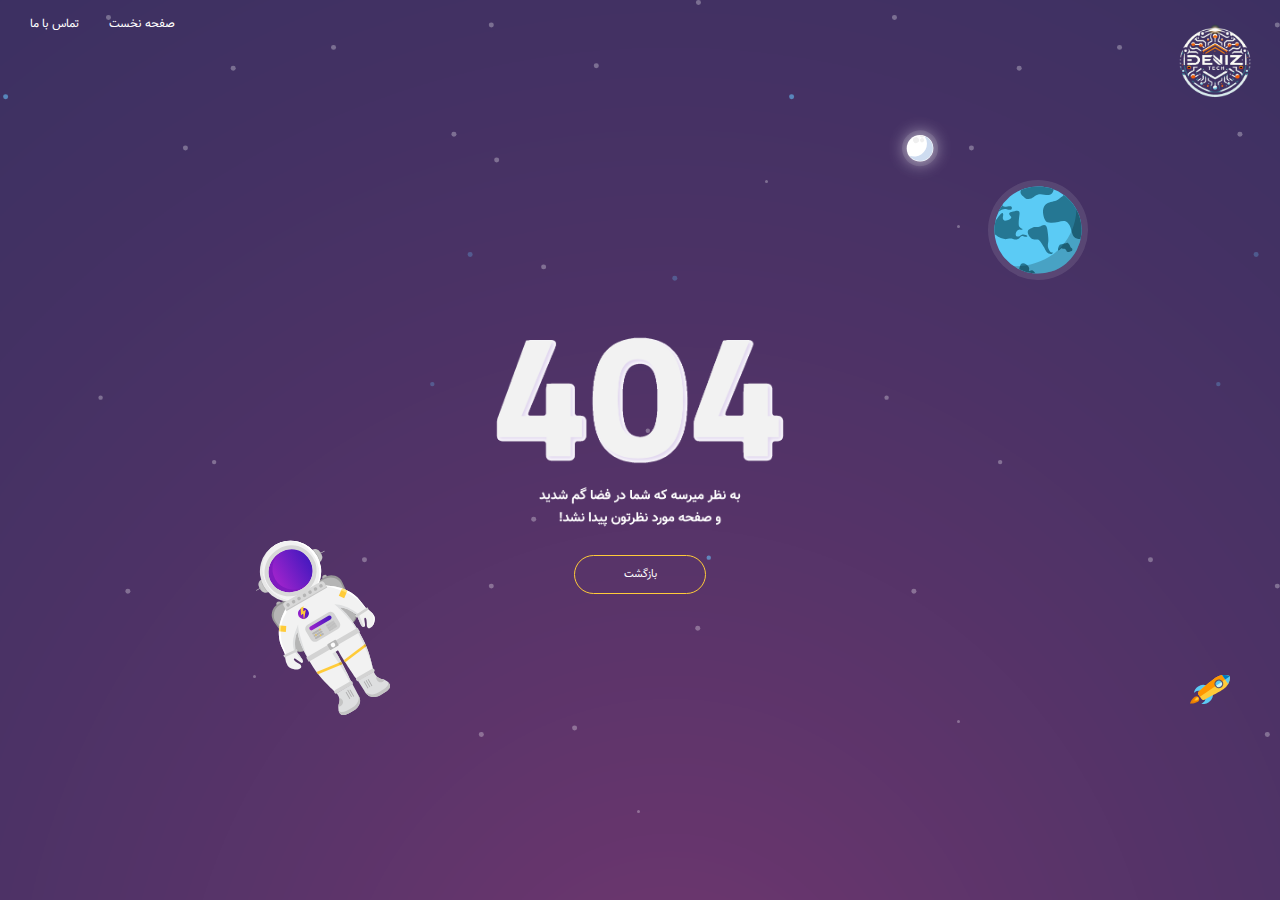
<file: eror.html>
<!DOCTYPE html>
<html lang="fa">
<head>
    <meta charset="UTF-8">
    <meta name="viewport" content="width=device-width, initial-scale=1.0">
    <meta http-equiv="X-UA-Compatible" content="IE=edge">
    <title> فروشگاه اینترنتی دنیزتچ </title>

    <!-- CSS FILE -->
    <link rel="stylesheet" href="css/404.css">

    <!-- Favicons -->
  <link href="img/favicon/favicon.png" rel="icon">

    <!-- FONT -->
    <link rel="stylesheet" href="https://cdnjs.cloudflare.com/ajax/libs/font-awesome/5.15.4/css/all.min.css">
    <link rel="preconnect" href="https://fonts.googleapis.com">
    <link rel="preconnect" href="https://fonts.gstatic.com" crossorigin>
    <link href="https://fonts.googleapis.com/css2?family=Gwendolyn:wght@400;700&display=swap" rel="stylesheet">
    <link rel="stylesheet" href="https://cdn.jsdelivr.net/npm/swiper@11/swiper-bundle.min.css" />
    <link rel="stylesheet" href="https://fonts.googleapis.com/icon?family=Material+Icons">

</head>
<body class="bg-purple">
	<div class="stars">
		<!-- start logo and menu -->
		<div class="custom-navbar">
			<div class="brand-logo">
				<img src="img/favicon/favicon.png" width="80px">
			</div>
			<div class="navbar-links">
				<ul>
					<li><a href="index.html" target="_blank">صفحه نخست</a></li>
					<li><a href="phone.html" target="_blank">تماس با ما</a></li>
				</ul>
			</div>
		</div>
		<!-- end logo and menu -->
		<!-- start content -->
		<div class="central-body">
			<img class="image-404" src="pics/404.png" width="300px">
			<a href="#" class="btn-go-home" target="_blank">بازگشت</a>
		</div>
		<div class="objects">
			<img class="object_rocket" src="pics/rocket.svg" width="40px">
			<div class="earth-moon">
				<img class="object_earth" src="pics/earth.svg" width="100px">
				<img class="object_moon" src="pics/moon.svg" width="80px">
			</div>
			<div class="box_astronaut">
				<img class="object_astronaut" src="pics/astronaut.svg" width="140px">
			</div>
		</div>
		<div class="glowing_stars">
			<div class="star"></div>
			<div class="star"></div>
			<div class="star"></div>
			<div class="star"></div>
			<div class="star"></div>
		</div>
		<!-- end content -->
	</div>
	<script src="js/jquery-3.1.1.min.js"></script>
</body><!-- This template has been downloaded from Webrubik.com -->
</html>
</file>
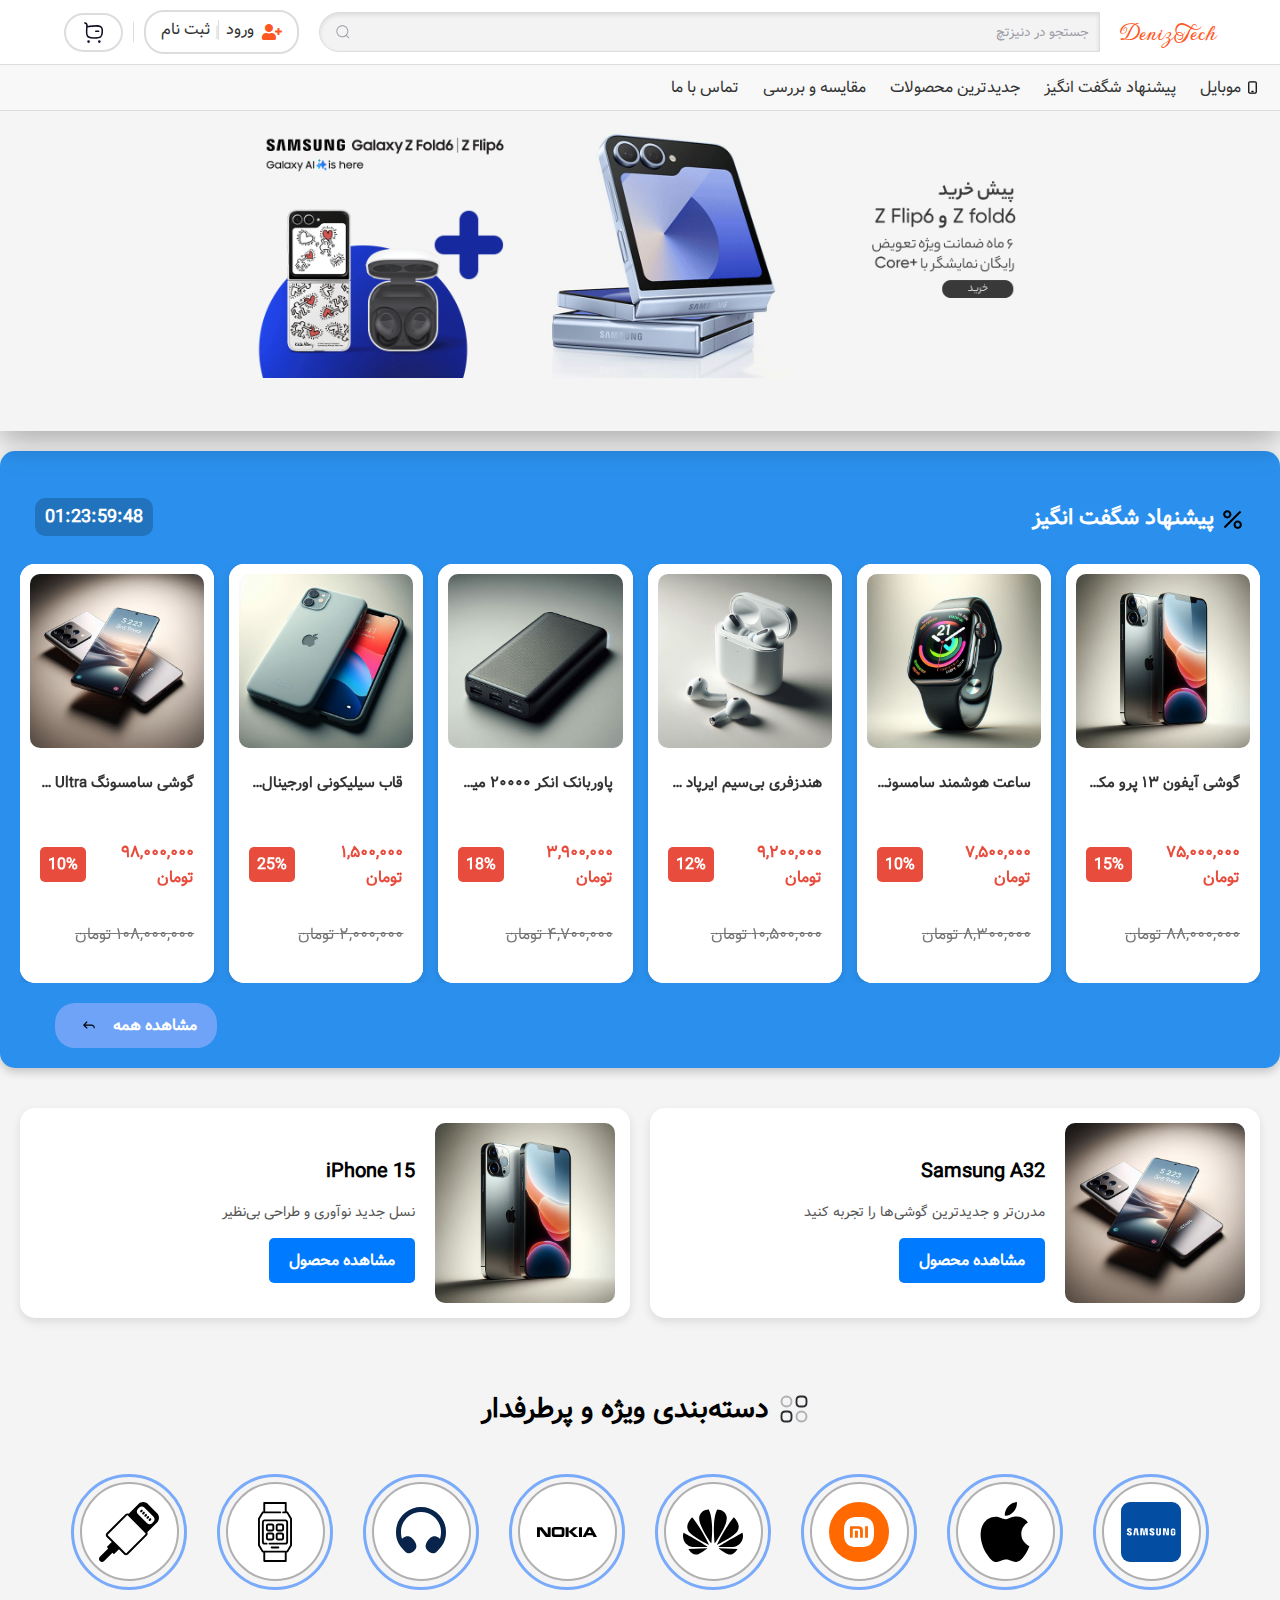
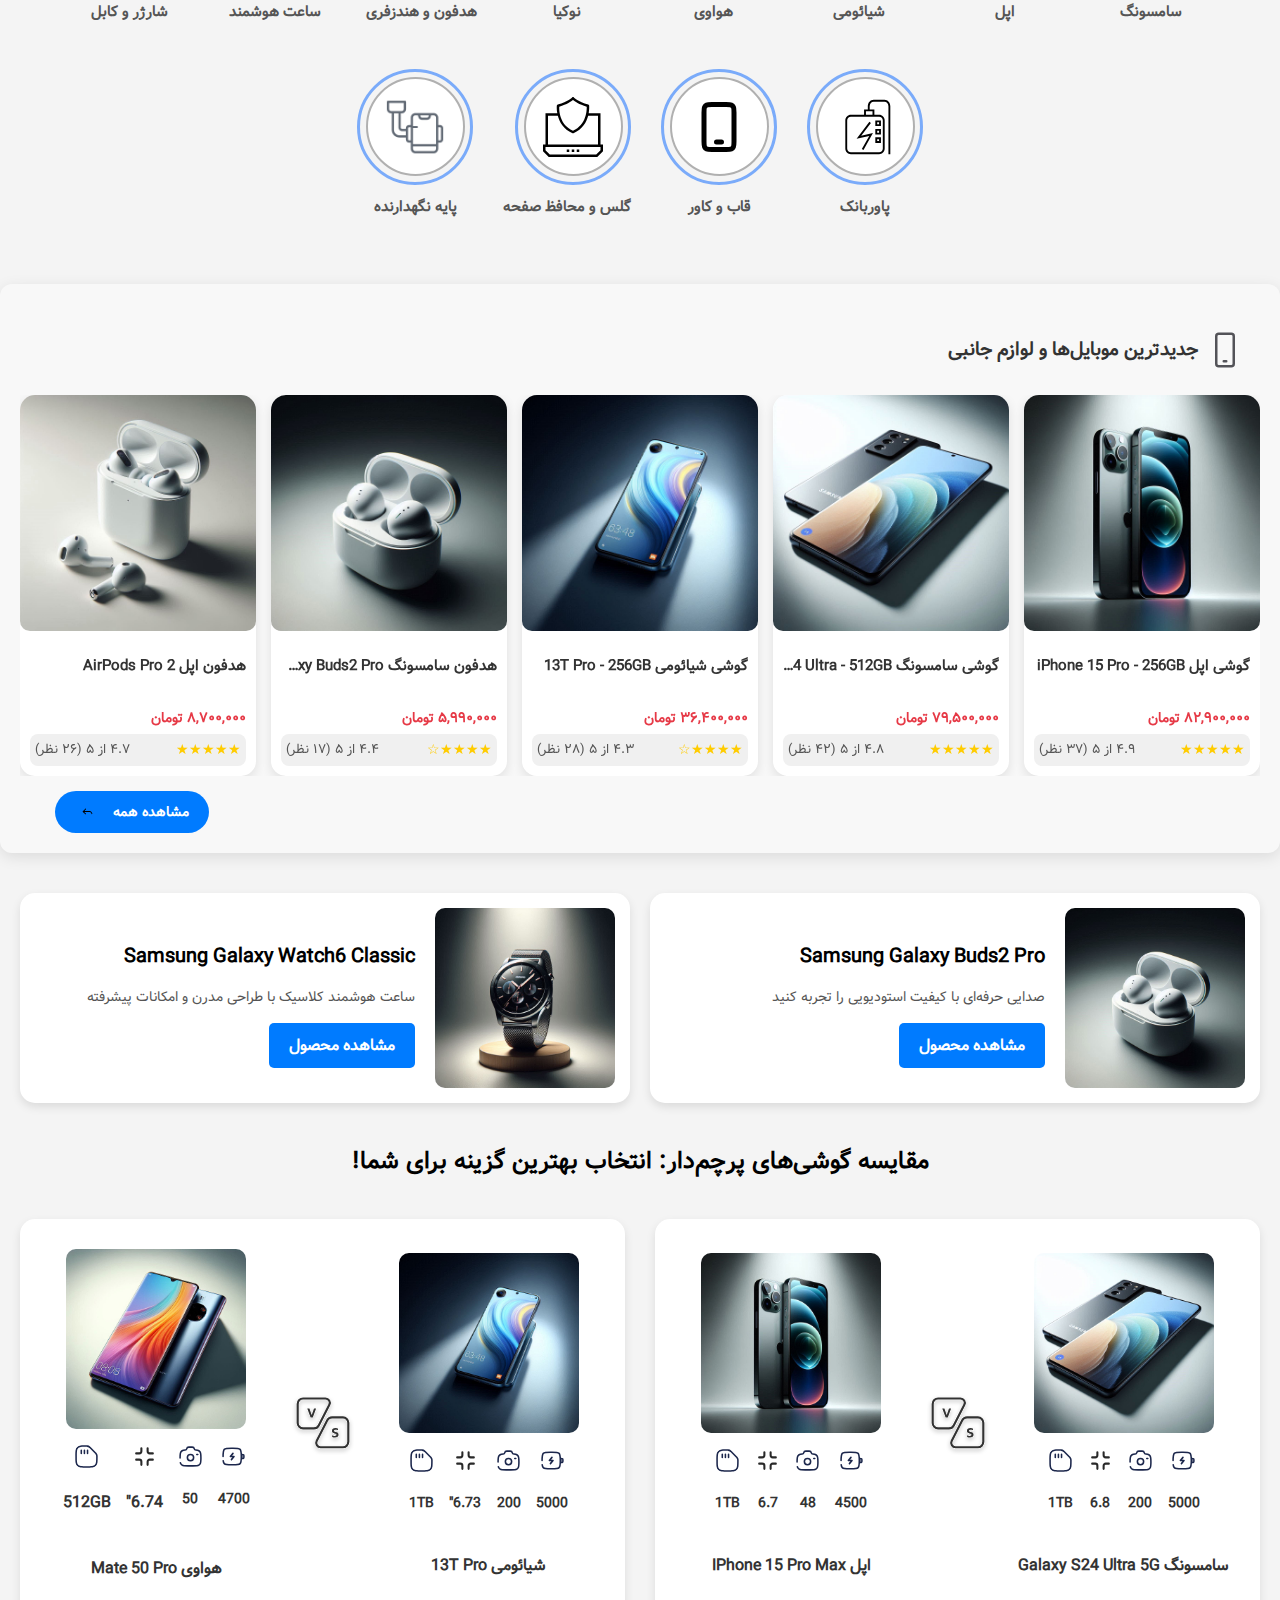
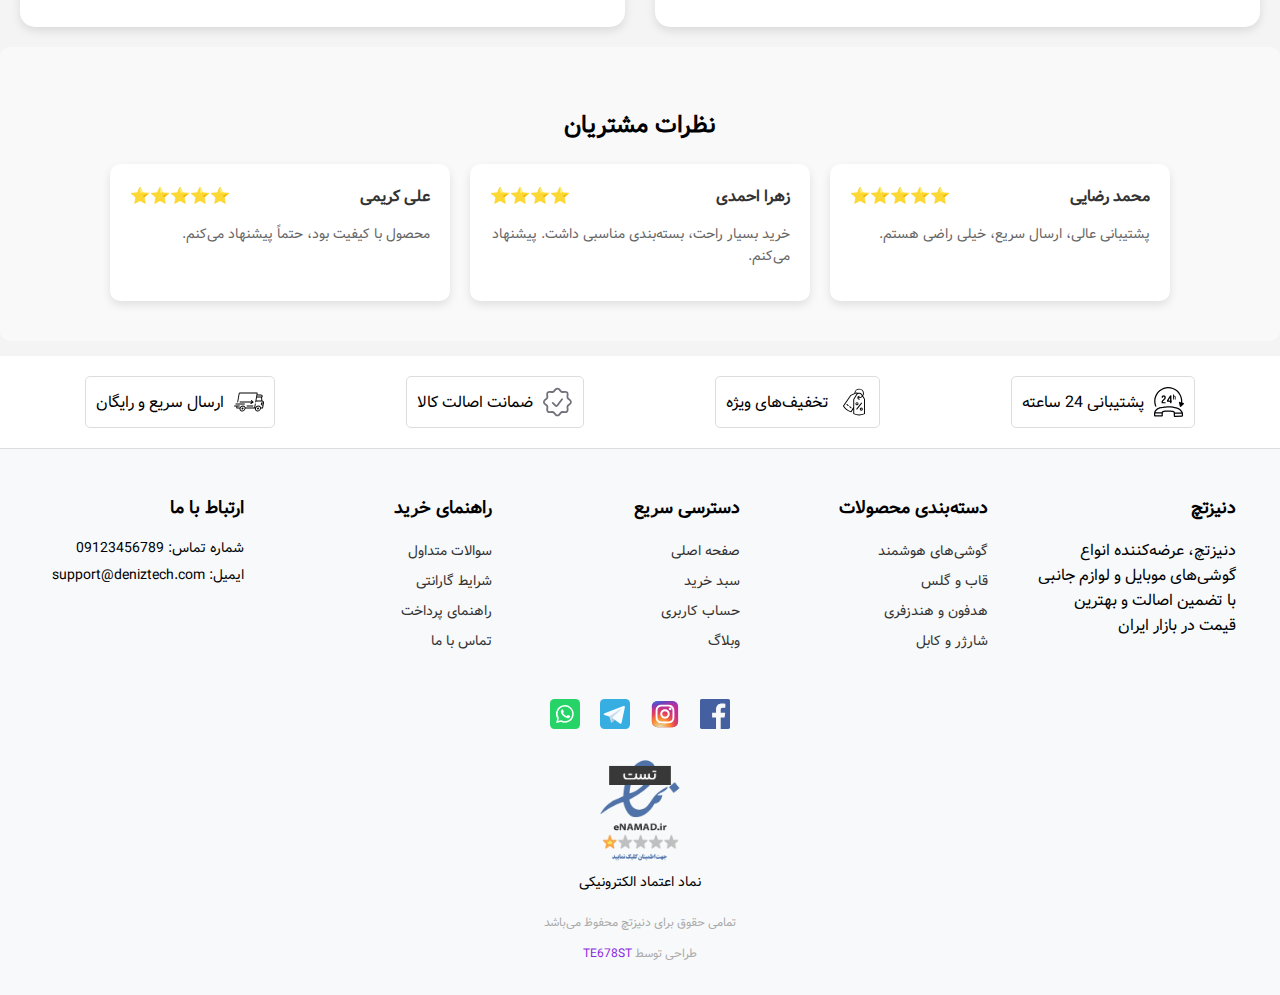
<file: first.html>
<!DOCTYPE html>
<html lang="fa">
<head>
    <meta charset="UTF-8">
    <meta name="viewport" content="width=device-width, initial-scale=1.0">
    <title> فروشگاه اینترنتی دنیزتچ </title>

    <!-- CSS FILE -->
    <link rel="stylesheet" href="css/style.css">

    <!-- Favicons -->
  <link href="img/favicon/favicn.jpg" rel="icon">

    <!-- FONT -->
    <link rel="stylesheet" href="https://cdnjs.cloudflare.com/ajax/libs/font-awesome/5.15.4/css/all.min.css">
    <link rel="preconnect" href="https://fonts.googleapis.com">
    <link rel="preconnect" href="https://fonts.gstatic.com" crossorigin>
    <link href="https://fonts.googleapis.com/css2?family=Gwendolyn:wght@400;700&display=swap" rel="stylesheet">
    <link rel="stylesheet" href="https://cdn.jsdelivr.net/npm/swiper@11/swiper-bundle.min.css" />
    <link rel="stylesheet" href="https://fonts.googleapis.com/icon?family=Material+Icons">

</head>
<body>

    <header>
        <div class="top-bar">
            <div class="container">
                <div class="logo">
                    <a href="first.html"> DenizTech </a>
                </div>
                <div class="search-bar">
                    <div class="group">
                        <svg class="icon" aria-hidden="true" viewBox="0 0 24 24"><g><path d="M21.53 20.47l-3.66-3.66C19.195 15.24 20 13.214 20 11c0-4.97-4.03-9-9-9s-9 4.03-9 9 4.03 9 9 9c2.215 0 4.24-.804 5.808-2.13l3.66 3.66c.147.146.34.22.53.22s.385-.073.53-.22c.295-.293.295-.767.002-1.06zM3.5 11c0-4.135 3.365-7.5 7.5-7.5s7.5 3.365 7.5 7.5-3.365 7.5-7.5 7.5-7.5-3.365-7.5-7.5z"></path></g></svg>
                        <input placeholder="جستجو در دنیزتچ" type="search" class="input">
                    </div>
                </div>
                <div class="user-options">
                    <a href="login.html" class="login-register">
                        <i class="fas fa-user-plus"></i>
                        <div class="text">
                                <span class="login">ورود</span>
                                <span class="separator">|</span>
                                <span class="register">ثبت‌ نام</span>
                        </div>
                    </a>
                    <div class="separator"></div>
                    <div class="hereo">
                        <a href="sabad.html"><img src="img/icon/buy-svgrepo-com.svg" alt="shop cart"></a>
                    </div>
                </div>
            </div>
        </div>

        <div class="mobile-radio-buttons">
            <div class="radio-button">
                <input type="radio" id="radio1" name="radio" checked>
                <label for="radio1">
                    <a href="login.html">
                    <img src="img/icon/profile-svgrepo-com.svg"/>
                    <span> حساب کاربری </span>
                    </a>
                </label>
            </div>
            <div class="radio-button">
                <input type="radio" id="radio2" name="radio">
                <label for="radio2">
                <a href="first.html">
                    <img src="img/icon/home-svgrepo-com.svg"/>
                    <span> صفحه اصلی </span>
                </a>
                </label>    
            </div>
            <div class="radio-button">
                <input type="radio" id="radio3" name="radio">
                <label for="radio3">
                    <a href="sabad.html">
                        <img src="img/icon/buy-svgrepo-com.svg"/>
                        <span> سبد خرید </span>
                    </a>   
                </label> 
            </div>
        </div>

        <div class="navbar">
            <div class="navbar-top">
                <div>
                    <div class="dropdown">
                        <a href="#" class="tree"><img src="img/icon/mobile-alt-1-svgrepo-com.svg"> موبایل </a>
                        <div class="dropdown-content">
                            <div class="sidebar">
                                <ul>
                                    <li class="has-submenu"> <img src="img/icon/samsung-svgrepo-com.svg"/> سامسونگ
                                        <div class="submenu">
                                            <div class="menu-category">
                                                <h3> جدیدترین سامسونگ </h3>
                                                <ul>
                                                    <li><a href="#">گلکسی S24 Ultra</a></li>
                                                    <li><a href="#">گلکسی S24 Plus</a></li>
                                                    <li><a href="#">گلکسی S24</a></li>
                                                    <li><a href="#">گلکسی Z Fold 5</a></li>
                                                    <li><a href="#">گلکسی Z Flip 5</a></li>
                                                    <li><a href="#">گلکسی A55</a></li>
                                                </ul>
                                            </div>
                                            <div class="menu-category">
                                                <h3> پر فروش‌ترین سامسونگ </h3>
                                                <ul>
                                                    <li><a href="#">گلکسی A54</a></li>
                                                    <li><a href="#">گلکسی A34</a></li>
                                                    <li><a href="#">گلکسی M14</a></li>
                                                    <li><a href="#">گلکسی S23 FE</a></li>
                                                    <li><a href="#">گلکسی M54</a></li>
                                                    <li><a href="#">گلکسی A24</a></li>
                                                </ul>
                                            </div>
                                            <div class="menu-category">
                                                <h3> لوازم جانبی سامسونگ </h3>
                                                <ul>
                                                    <li><a href="#">هدفون بی‌سیم Galaxy Buds 2 Pro</a></li>
                                                    <li><a href="#">ساعت هوشمند Galaxy Watch 6</a></li>
                                                    <li><a href="#">قاب و کاور گوشی</a></li>
                                                    <li><a href="#">محافظ صفحه نمایش</a></li>
                                                    <li><a href="#">شارژر بی‌سیم سامسونگ</a></li>
                                                    <li><a href="#">قلم S Pen</a></li>
                                                </ul>
                                            </div>
                                        </div>                                        
                                    </li>
                                <div class="apple">
                                    <li class="has-submenu"><img src="img/icon/apple-svgrepo-com.svg"/> اپل
                                        <div class="submenu">
                                            <div class="menu-category">
                                                <h3> جدیدترین اپل </h3>
                                                <ul>
                                                    <li><a href="#">آیفون 15 پرو مکس</a></li>
                                                    <li><a href="#">آیفون 15 پرو</a></li>
                                                    <li><a href="#">آیفون 15 پلاس</a></li>
                                                    <li><a href="#">آیفون 15</a></li>
                                                    <li><a href="#">آیپد پرو M2</a></li>
                                                    <li><a href="#">مک‌بوک پرو M3</a></li>
                                                </ul>
                                            </div>
                                            <div class="menu-category">
                                                <h3> پر فروش‌ترین اپل </h3>
                                                <ul>
                                                    <li><a href="#">آیفون 14 پرو مکس</a></li>
                                                    <li><a href="#">آیفون 13</a></li>
                                                    <li><a href="#">آیپد ایر M1</a></li>
                                                    <li><a href="#">مک‌بوک ایر M2</a></li>
                                                    <li><a href="#">اپل واچ سری 8</a></li>
                                                    <li><a href="#">ایرپاد پرو 2</a></li>
                                                </ul>
                                            </div>
                                            <div class="menu-category">
                                                <h3> لوازم جانبی اپل </h3>
                                                <ul>
                                                    <li><a href="#">ایرپاد پرو (نسل دوم)</a></li>
                                                    <li><a href="#">اپل واچ سری 9</a></li>
                                                    <li><a href="#">قلم اپل (Apple Pencil)</a></li>
                                                    <li><a href="#">کیبورد مجیک اپل</a></li>
                                                    <li><a href="#">کاور و گلس آیفون</a></li>
                                                    <li><a href="#">شارژر MagSafe</a></li>
                                                </ul>
                                            </div>
                                        </div>                                        
                                    </li>
                                </div>
                                <div class="xiaomi">
                                    <li class="has-submenu"><img src="img/icon/xiaomi-svgrepo-com.svg"/> شیائومی
                                        <div class="submenu">
                                            <div class="menu-category">
                                                <h3> جدیدترین شیائومی </h3>
                                                <ul>
                                                    <li><a href="#">شیائومی 14 پرو</a></li>
                                                    <li><a href="#">شیائومی 14</a></li>
                                                    <li><a href="#">ردمی نوت 13 پرو پلاس</a></li>
                                                    <li><a href="#">ردمی نوت 13 پرو</a></li>
                                                    <li><a href="#">پوکو X5 پرو</a></li>
                                                    <li><a href="#">پوکو F5</a></li>
                                                </ul>
                                            </div>
                                            <div class="menu-category">
                                                <h3> پر فروش‌ترین شیائومی </h3>
                                                <ul>
                                                    <li><a href="#">شیائومی 13T پرو</a></li>
                                                    <li><a href="#">ردمی نوت 12 پرو</a></li>
                                                    <li><a href="#">ردمی نوت 12</a></li>
                                                    <li><a href="#">پوکو X4 GT</a></li>
                                                    <li><a href="#">شیائومی 12 لایت</a></li>
                                                    <li><a href="#">ردمی 12</a></li>
                                                </ul>
                                            </div>
                                            <div class="menu-category">
                                                <h3> لوازم جانبی شیائومی </h3>
                                                <ul>
                                                    <li><a href="#">ساعت هوشمند شیائومی</a></li>
                                                    <li><a href="#">هدفون بلوتوثی شیائومی</a></li>
                                                    <li><a href="#">پاوربانک شیائومی</a></li>
                                                    <li><a href="#">دوربین نظارتی شیائومی</a></li>
                                                    <li><a href="#">کاور و گلس گوشی</a></li>
                                                    <li><a href="#">شارژر فست شارژ شیائومی</a></li>
                                                </ul>
                                            </div>
                                        </div>                                        
                                    </li>
                                </div>
                                <div class="Huawei">    
                                    <li class="has-submenu"><img src="img/icon/huawei-svgrepo-com.svg"/> هواوی
                                        <div class="submenu">
                                            <div class="menu-category">
                                                <h3> جدیدترین هواوی </h3>
                                                <ul>
                                                    <li><a href="#">هواوی P60 پرو</a></li>
                                                    <li><a href="#">هواوی P60</a></li>
                                                    <li><a href="#">هواوی Mate 60 پرو</a></li>
                                                    <li><a href="#">هواوی Mate X3 (تاشو)</a></li>
                                                    <li><a href="#">هواوی Nova 11</a></li>
                                                    <li><a href="#">هواوی Nova Y91</a></li>
                                                </ul>
                                            </div>
                                            <div class="menu-category">
                                                <h3> پر فروش‌ترین هواوی </h3>
                                                <ul>
                                                    <li><a href="#">هواوی Mate 50 پرو</a></li>
                                                    <li><a href="#">هواوی Nova 10 پرو</a></li>
                                                    <li><a href="#">هواوی P50 پرو</a></li>
                                                    <li><a href="#">هواوی Y9a</a></li>
                                                    <li><a href="#">هواوی Y7a</a></li>
                                                    <li><a href="#">هواوی Nova 8i</a></li>
                                                </ul>
                                            </div>
                                            <div class="menu-category">
                                                <h3> لوازم جانبی هواوی </h3>
                                                <ul>
                                                    <li><a href="#">ساعت هوشمند هواوی</a></li>
                                                    <li><a href="#">هدفون FreeBuds هواوی</a></li>
                                                    <li><a href="#">پاوربانک و شارژر هواوی</a></li>
                                                    <li><a href="#">کاور و محافظ صفحه نمایش</a></li>
                                                    <li><a href="#">دوربین امنیتی هواوی</a></li>
                                                    <li><a href="#">کیبورد و موس بی‌سیم هواوی</a></li>
                                                </ul>
                                            </div>
                                        </div>                                        
                                    </li>
                                </div>
                                <div class="nokia">
                                    <li class="has-submenu"><img src="img/icon/nokia-svgrepo-com.svg"/> نوکیا
                                        <div class="submenu">
                                            <div class="menu-category">
                                                <h3> جدیدترین نوکیا </h3>
                                                <ul>
                                                    <li><a href="#">نوکیا G60 5G</a></li>
                                                    <li><a href="#">نوکیا X30 5G</a></li>
                                                    <li><a href="#">نوکیا C32</a></li>
                                                    <li><a href="#">نوکیا C22</a></li>
                                                    <li><a href="#">نوکیا G22</a></li>
                                                    <li><a href="#">نوکیا T21 (تبلت)</a></li>
                                                </ul>
                                            </div>
                                            <div class="menu-category">
                                                <h3> پر فروش‌ترین نوکیا </h3>
                                                <ul>
                                                    <li><a href="#">نوکیا G50 5G</a></li>
                                                    <li><a href="#">نوکیا X20</a></li>
                                                    <li><a href="#">نوکیا C30</a></li>
                                                    <li><a href="#">نوکیا 2720 Flip</a></li>
                                                    <li><a href="#">نوکیا 3310 (نسخه جدید)</a></li>
                                                    <li><a href="#">نوکیا 8210 4G</a></li>
                                                </ul>
                                            </div>
                                            <div class="menu-category">
                                                <h3> لوازم جانبی نوکیا </h3>
                                                <ul>
                                                    <li><a href="#">هدفون و هندزفری نوکیا</a></li>
                                                    <li><a href="#">پاوربانک و شارژر نوکیا</a></li>
                                                    <li><a href="#">قاب و محافظ صفحه نمایش</a></li>
                                                    <li><a href="#">ساعت هوشمند نوکیا</a></li>
                                                    <li><a href="#">تبلت و لوازم جانبی</a></li>
                                                    <li><a href="#">کیبورد و موس بی‌سیم نوکیا</a></li>
                                                </ul>
                                            </div>
                                        </div>                                        
                                    </li>
                                </div>  
                            </ul>
                        </div>    
                    </div> 
                </div>
                <li class="menu-special"><a href="first.html"> پیشنهاد شگفت‌ انگیز </a></li>
                <li class="menu-special"><a href="first.html"> جدیدترین محصولات </a></li>
                <li class="menu-special"><a href="first.html"> مقایسه و بررسی </a></li>
                <li class="menu-special"><a href="phone.html"> تماس با ما </a></li>
                </ul>
                </div>
            </div>
        </div>
    </header>


    <div class="main-top-slider">
        <div class="slide active">
            <img src="img/first page/image2.gif" alt="Slide 1" class="desktop-image">
            <img src="img/first page/nokia.jpg" alt="Slide 1" class="mobile-image">
        </div>
        <div class="slide">
            <img src="img/first page/xiaomi.webp" alt="Slide 2" class="desktop-image">
            <img src="img/first page/sharzh.jpg" alt="Slide 1" class="mobile-image">
        </div>
        <div class="slide">
            <img src="img/first page/slide.gif" alt="Slide 3" class="desktop-image">
            <img src="img/mobile.png" alt="Slide 1" class="mobile-image">
        </div>
        <button class="prev"><img src="img/icon/left-2-svgrepo-com.svg"></button>
        <button class="next"><img src="img/icon/right-2-svgrepo-com.svg"></button>
    </div>



    <div class="special-products">
        <div class="header-container">
            <h2 class="header-title"><img src="img/icon/discount-svgrepo-com.svg" class="icon2"/> پیشنهاد شگفت‌ انگیز </h2>
            <div class="timer">
                <span id="days">00</span>:<span id="hours">00</span>:<span id="minutes">00</span>:<span id="seconds">00</span>
            </div>
        </div>
        <div class="swiper specialSwiper">
            <div class="swiper-wrapper">
                <div class="swiper-slide">
                    <div class="product-background">
                        <img src="img/first page/iphone.jpeg" alt="iPhone 13 Pro Max">
                        <div class="product-info">
                            <h3>گوشی آیفون ۱۳ پرو مکس</h3>
                            <div class="price-container">
                                <p class="discounted-price">۷۵,۰۰۰,۰۰۰ تومان</p>
                                <span class="discount-badge">15%</span>
                            </div>
                            <p class="original-price">۸۸,۰۰۰,۰۰۰ تومان</p>
                        </div>
                    </div>
                </div>
        
                <div class="swiper-slide">
                    <div class="product-background">
                        <img src="img/first page/watch.jpeg" alt="Samsung Galaxy Watch 5">
                        <div class="product-info">
                            <h3>ساعت هوشمند سامسونگ Galaxy Watch 5</h3>
                            <div class="price-container">
                                <p class="discounted-price">۷,۵۰۰,۰۰۰ تومان</p>
                                <span class="discount-badge">10%</span>
                            </div>
                            <p class="original-price">۸,۳۰۰,۰۰۰ تومان</p>
                        </div>
                    </div>
                </div>
        
                <div class="swiper-slide">
                    <div class="product-background">
                        <img src="img/first page/airpad iphone.jpeg" alt="AirPods Pro 2">
                        <div class="product-info">
                            <h3>هندزفری بی‌سیم ایرپاد پرو ۲</h3>
                            <div class="price-container">
                                <p class="discounted-price">۹,۲۰۰,۰۰۰ تومان</p>
                                <span class="discount-badge">12%</span>
                            </div>
                            <p class="original-price">۱۰,۵۰۰,۰۰۰ تومان</p>
                        </div>
                    </div>
                </div>
        
                <div class="swiper-slide">
                    <div class="product-background">
                        <img src="img/first page/cable sharzh.jpeg" alt="Anker Power Bank 20000mAh">
                        <div class="product-info">
                            <h3> پاوربانک انکر ۲۰۰۰۰ میلی‌آمپر </h3>
                            <div class="price-container">
                                <p class="discounted-price">۳,۹۰۰,۰۰۰ تومان</p>
                                <span class="discount-badge">18%</span>
                            </div>
                            <p class="original-price">۴,۷۰۰,۰۰۰ تومان</p>
                        </div>
                    </div>
                </div>
        
                <div class="swiper-slide">
                    <div class="product-background">
                        <img src="img/first page/gab iphone.jpeg" alt="iPhone 13 Silicone Case">
                        <div class="product-info">
                            <h3>قاب سیلیکونی اورجینال آیفون ۱۳  </h3>
                            <div class="price-container">
                                <p class="discounted-price">۱,۵۰۰,۰۰۰ تومان</p>
                                <span class="discount-badge">25%</span>
                            </div>
                            <p class="original-price">۲,۰۰۰,۰۰۰ تومان</p>
                        </div>
                    </div>
                </div>
                <div class="swiper-slide">
                    <div class="product-background">
                        <img src="img/first page/s23.jpeg" alt="Samsung Galaxy S23 Ultra">
                        <div class="product-info">
                            <h3>گوشی سامسونگ Galaxy S23 Ultra</h3>
                            <div class="price-container">
                                <p class="discounted-price">۹۸,۰۰۰,۰۰۰ تومان</p>
                                <span class="discount-badge">10%</span>
                            </div>
                            <p class="original-price">۱۰۸,۰۰۰,۰۰۰ تومان</p>
                        </div>
                    </div>
                </div>
        
                <div class="swiper-slide">
                    <div class="product-background">
                        <img src="img/first page/iphone14.jpeg" alt="iPhone 14 Pro Max">
                        <div class="product-info">
                            <h3>گوشی آیفون 14 پرو مکس</h3>
                            <div class="price-container">
                                <p class="discounted-price">۱۰۵,۰۰۰,۰۰۰ تومان</p>
                                <span class="discount-badge">8%</span>
                            </div>
                            <p class="original-price">۱۱۴,۰۰۰,۰۰۰ تومان</p>
                        </div>
                    </div>
                </div>
        
                <div class="swiper-slide">
                    <div class="product-background">
                        <img src="img/first page/redmi.jpeg" alt="Xiaomi Redmi Note 12 Pro">
                        <div class="product-info">
                            <h3>گوشی شیائومی Redmi Note 12 Pro</h3>
                            <div class="price-container">
                                <p class="discounted-price">۲۳,۰۰۰,۰۰۰ تومان</p>
                                <span class="discount-badge">12%</span>
                            </div>
                            <p class="original-price">۲۶,۰۰۰,۰۰۰ تومان</p>
                        </div>
                    </div>
                </div>
        
                <div class="swiper-slide">
                    <div class="product-background">
                        <img src="img/first page/watch 2.jpeg" alt="Apple Watch Series 8">
                        <div class="product-info">
                            <h3>ساعت هوشمند اپل واچ سری 8</h3>
                            <div class="price-container">
                                <p class="discounted-price">۱۲,۵۰۰,۰۰۰ تومان</p>
                                <span class="discount-badge">15%</span>
                            </div>
                            <p class="original-price">۱۴,۷۰۰,۰۰۰ تومان</p>
                        </div>
                    </div>
                </div>
        
                <div class="swiper-slide">
                    <div class="product-background">
                        <img src="img/first page/airpad.jpeg" alt="AirPods Pro 2">
                        <div class="product-info">
                            <h3>ایرپاد پرو ۲</h3>
                            <div class="price-container">
                                <p class="discounted-price">۹,۲۰۰,۰۰۰ تومان</p>
                                <span class="discount-badge">12%</span>
                            </div>
                            <p class="original-price">۱۰,۵۰۰,۰۰۰ تومان</p>
                        </div>
                    </div>
                </div>
        
                <div class="swiper-slide">
                    <div class="product-background">
                        <img src="img/first page/powerbank xiaomi.jpeg" alt="Xiaomi Power Bank 20000mAh">
                        <div class="product-info">
                            <h3>پاوربانک شیائومی ۲۰۰۰۰ میلی‌آمپر</h3>
                            <div class="price-container">
                                <p class="discounted-price">۳,۴۵۰,۰۰۰ تومان</p>
                                <span class="discount-badge">18%</span>
                            </div>
                            <p class="original-price">۴,۲۰۰,۰۰۰ تومان</p>
                        </div>
                    </div>
                </div>
        
                <div class="swiper-slide">
                    <div class="product-background">
                        <img src="img/first page/bi sim samsung.jpeg" alt="Samsung Wireless Charger 15W">
                        <div class="product-info">
                            <h3>شارژر بی‌سیم سامسونگ ۱۵ وات</h3>
                            <div class="price-container">
                                <p class="discounted-price">۲,۴۰۰,۰۰۰ تومان</p>
                                <span class="discount-badge">20%</span>
                            </div>
                            <p class="original-price">۳,۰۰۰,۰۰۰ تومان</p>
                        </div>
                    </div>
                </div>
        
                <div class="swiper-slide">
                    <div class="product-background">
                        <img src="img/first page/samsung mohafez.jpeg" alt="Samsung S23 Ultra Case">
                        <div class="product-info">
                            <h3>قاب محافظ سیلیکونی سامسونگ S23 Ultra</h3>
                            <div class="price-container">
                                <p class="discounted-price">۱,۳۵۰,۰۰۰ تومان</p>
                                <span class="discount-badge">25%</span>
                            </div>
                            <p class="original-price">۱,۸۰۰,۰۰۰ تومان</p>
                        </div>
                    </div>
                </div>
        
                <div class="swiper-slide">
                    <div class="product-background">
                        <img src="img/first page/cable.jpeg" alt="Anker Type-C Cable 1.8m">
                        <div class="product-info">
                            <h3>کابل شارژ تایپ C انکر ۱.۸ متر</h3>
                            <div class="price-container">
                                <p class="discounted-price">۹۵۰,۰۰۰ تومان</p>
                                <span class="discount-badge">15%</span>
                            </div>
                            <p class="original-price">۱,۱۰۰,۰۰۰ تومان</p>
                        </div>
                    </div>
                </div>
            </div>
        </div>        

        <div class="view-all-container">
            <button class="view-all-btn">
                مشاهده همه <img src="img/icon/left-arrow-alt-svgrepo-com.svg"/>
            </button>
        </div>
    </div>



    <div class="tum">
        <div class="banner">
            <div class="overlay"></div>
            <img src="img/first page/s23.jpeg" alt="Samsung A32">
            <div class="content">
                <h1> Samsung A32 </h1>
                <p> مدرن‌تر و جدیدترین گوشی‌ها را تجربه کنید </p>
                <a href="#" class="cta"> مشاهده محصول </a>
            </div>
        </div>
    
        <div class="banner">
            <div class="overlay"></div>
            <img src="img/first page/iphone.jpeg" alt="iPhone 15">
            <div class="content">
                <h1> iPhone 15 </h1>
                <p> نسل جدید نوآوری و طراحی بی‌نظیر </p>
                <a href="#" class="cta"> مشاهده محصول </a>
            </div>
        </div>
    </div>
          

    <div class="category-header">
        <img src="img/icon/category-2-svgrepo-com.svg" alt="آیکون دسته‌بندی">
        <h2>دسته‌بندی ویژه و پرطرفدار</h2>
    </div>
    
    <div class="categories">
        <!-- برندهای گوشی -->
        <div class="category">
            <div class="circle">
                <div class="inner-circle">
                    <img src="img/icon/samsung-svgrepo-com.svg" alt="سامسونگ">
                </div>
            </div>
            <p>سامسونگ</p>
        </div>
    
        <div class="category">
            <div class="circle">
                <div class="inner-circle">
                    <img src="img/icon/apple-svgrepo-com.svg" alt="اپل">
                </div>
            </div>
            <p>اپل</p>
        </div>
    
        <div class="category">
            <div class="circle">
                <div class="inner-circle">
                    <img src="img/icon/xiaomi-svgrepo-com.svg" alt="شیائومی">
                </div>
            </div>
            <p>شیائومی</p>
        </div>
    
        <div class="category">
            <div class="circle">
                <div class="inner-circle">
                    <img src="img/icon/huawei-svgrepo-com.svg" alt="هواوی">
                </div>
            </div>
            <p>هواوی</p>
        </div>
    
        <div class="category">
            <div class="circle">
                <div class="inner-circle">
                    <img src="img/icon/nokia-svgrepo-com.svg" alt="نوکیا">
                </div>
            </div>
            <p>نوکیا</p>
        </div>
    
        <!-- لوازم جانبی گوشی -->
        <div class="category">
            <div class="circle">
                <div class="inner-circle">
                    <img src="img/icon/headphone-svgrepo-com.svg" alt="هدفون و هندزفری">
                </div>
            </div>
            <p>هدفون و هندزفری</p>
        </div>
    
        <div class="category">
            <div class="circle">
                <div class="inner-circle">
                    <img src="img/icon/smartwatch-svgrepo-com.svg" alt="ساعت هوشمند">
                </div>
            </div>
            <p>ساعت هوشمند</p>
        </div>
    
        <div class="category">
            <div class="circle">
                <div class="inner-circle">
                    <img src="img/icon/charger-svgrepo-com.svg" alt="شارژر و کابل">
                </div>
            </div>
            <p>شارژر و کابل</p>
        </div>
    
        <div class="category">
            <div class="circle">
                <div class="inner-circle">
                    <img src="img/icon/electronic-powerbank-electric-svgrepo-com.svg" alt="پاوربانک">
                </div>
            </div>
            <p>پاوربانک</p>
        </div>
    
        <div class="category">
            <div class="circle">
                <div class="inner-circle">
                    <img src="img/icon/mobile-alt-1-svgrepo-com.svg" alt="قاب و کاور">
                </div>
            </div>
            <p>قاب و کاور</p>
        </div>
    
        <div class="category">
            <div class="circle">
                <div class="inner-circle">
                    <img src="img/icon/laptop-shield-svgrepo-com.svg" alt="گلس و محافظ صفحه">
                </div>
            </div>
            <p>گلس و محافظ صفحه</p>
        </div>
    
        <div class="category">
            <div class="circle">
                <div class="inner-circle">
                    <img src="img/icon/phone holder.png" alt="پایه نگهدارنده">
                </div>
            </div>
            <p>پایه نگهدارنده</p>
        </div>
    </div>


    
    <div class="new-products new-products-mobile">
        <div class="header-container">
            <h2>
                <img src="img/icon/phone-svgrepo-com.svg" style="width: 40px; padding-left: 7px;">
                جدیدترین موبایل‌ها و لوازم جانبی
            </h2>
        </div>
    
        <div class="swiper mySwiper mobile-swiper">
            <div class="swiper-wrapper">
                <div class="swiper-slide">
                    <img src="img/first page/iphone 15.jpeg" alt="iPhone 15 Pro">
                    <div class="product-info">
                        <h3>گوشی اپل iPhone 15 Pro - 256GB</h3>
                        <p class="price">۸۲,۹۰۰,۰۰۰ تومان</p>
                        <div class="customer-review">
                            <span class="stars">★★★★★</span>
                            <span class="review-text">۴.۹ از ۵ (۳۷ نظر)</span>
                        </div>
                    </div>
                </div>
                <div class="swiper-slide">
                    <img src="img/first page/Galaxy S24 Ultra.jpeg" alt="Samsung S24 Ultra">
                    <div class="product-info">
                        <h3>گوشی سامسونگ Galaxy S24 Ultra - 512GB</h3>
                        <p class="price">۷۹,۵۰۰,۰۰۰ تومان</p>
                        <div class="customer-review">
                            <span class="stars">★★★★★</span>
                            <span class="review-text">۴.۸ از ۵ (۴۲ نظر)</span>
                        </div>
                    </div>
                </div>
            
                <div class="swiper-slide">
                    <img src="img/first page/13T Pro - 256GB.jpeg" alt="Xiaomi 13T Pro">
                    <div class="product-info">
                        <h3>گوشی شیائومی 13T Pro - 256GB</h3>
                        <p class="price">۳۶,۴۰۰,۰۰۰ تومان</p>
                        <div class="customer-review">
                            <span class="stars">★★★★☆</span>
                            <span class="review-text">۴.۳ از ۵ (۲۸ نظر)</span>
                        </div>
                    </div>
                </div>
            
                <div class="swiper-slide">
                    <img src="img/first page/Galaxy Buds2 Pro.jpeg" alt="Galaxy Buds2 Pro">
                    <div class="product-info">
                        <h3>هدفون سامسونگ Galaxy Buds2 Pro</h3>
                        <p class="price">۵,۹۹۰,۰۰۰ تومان</p>
                        <div class="customer-review">
                            <span class="stars">★★★★☆</span>
                            <span class="review-text">۴.۴ از ۵ (۱۷ نظر)</span>
                        </div>
                    </div>
                </div>
            
                <div class="swiper-slide">
                    <img src="img/first page/airpad iphone.jpeg" alt="AirPods Pro 2">
                    <div class="product-info">
                        <h3>هدفون اپل AirPods Pro 2</h3>
                        <p class="price">۸,۷۰۰,۰۰۰ تومان</p>
                        <div class="customer-review">
                            <span class="stars">★★★★★</span>
                            <span class="review-text">۴.۷ از ۵ (۲۶ نظر)</span>
                        </div>
                    </div>
                </div>
            
                <div class="swiper-slide">
                    <img src="img/first page/Galaxy Watch6 Classic.jpeg" alt="Galaxy Watch6">
                    <div class="product-info">
                        <h3>ساعت هوشمند سامسونگ Galaxy Watch6 Classic</h3>
                        <p class="price">۱۰,۳۵۰,۰۰۰ تومان</p>
                        <div class="customer-review">
                            <span class="stars">★★★★☆</span>
                            <span class="review-text">۴.۵ از ۵ (۱۹ نظر)</span>
                        </div>
                    </div>
                </div>
            
                <div class="swiper-slide">
                    <img src="img/first page/watch 2.jpeg" alt="Apple Watch Series 9">
                    <div class="product-info">
                        <h3>ساعت هوشمند اپل Watch Series 9 - 45mm</h3>
                        <p class="price">۱۸,۹۰۰,۰۰۰ تومان</p>
                        <div class="customer-review">
                            <span class="stars">★★★★★</span>
                            <span class="review-text">۴.۸ از ۵ (۲۱ نظر)</span>
                        </div>
                    </div>
                </div>
            
                <div class="swiper-slide">
                    <img src="img/first page/MagSafe Charger.jpeg" alt="MagSafe Charger">
                    <div class="product-info">
                        <h3>شارژر بی‌سیم اپل MagSafe Charger</h3>
                        <p class="price">۲,۹۹۰,۰۰۰ تومان</p>
                        <div class="customer-review">
                            <span class="stars">★★★★☆</span>
                            <span class="review-text">۴.۲ از ۵ (۱۴ نظر)</span>
                        </div>
                    </div>
                </div>
            
                <div class="swiper-slide">
                    <img src="img/first page/powerbank xiaomi.jpeg" alt="Xiaomi Powerbank">
                    <div class="product-info">
                        <h3>پاوربانک شیائومی 20000mAh مدل Mi Power Bank 3</h3>
                        <p class="price">۱,۳۵۰,۰۰۰ تومان</p>
                        <div class="customer-review">
                            <span class="stars">★★★★☆</span>
                            <span class="review-text">۴.۳ از ۵ (۳۲ نظر)</span>
                        </div>
                    </div>
                </div>
            
                <div class="swiper-slide">
                    <img src="img/first page/PowerDrive 2.jpeg" alt="Anker Car Charger">
                    <div class="product-info">
                        <h3>شارژر فندکی انکر مدل PowerDrive 2</h3>
                        <p class="price">۹۸۰,۰۰۰ تومان</p>
                        <div class="customer-review">
                            <span class="stars">★★★★☆</span>
                            <span class="review-text">۴.۳ از ۵ (۱۸ نظر)</span>
                        </div>
                    </div>
                </div>
            
                <div class="swiper-slide">
                    <img src="img/first page/Ultra Hybrid iPhone 15.jpeg" alt="Spigen Case">
                    <div class="product-info">
                        <h3>قاب محافظ اسپیگن مدل Ultra Hybrid برای iPhone 15</h3>
                        <p class="price">۱,۱۹۰,۰۰۰ تومان</p>
                        <div class="customer-review">
                            <span class="stars">★★★★★</span>
                            <span class="review-text">۴.۹ از ۵ (۱۱ نظر)</span>
                        </div>
                    </div>
                </div>

                <div class="swiper-slide">
                    <img src="img/first page/Galaxy S23 FE.jpeg" alt="Samsung S23 FE">
                    <div class="product-info">
                        <h3>گوشی سامسونگ Galaxy S23 FE - 256GB</h3>
                        <p class="price">۳۴,۸۰۰,۰۰۰ تومان</p>
                        <div class="customer-review">
                            <span class="stars">★★★★☆</span>
                            <span class="review-text">۴.۳ از ۵ (۲۴ نظر)</span>
                        </div>
                    </div>
                </div>
            </div>                
        </div>
    
        <div class="view-all-container">
            <button class="view-all-btn">
                مشاهده همه <img src="img/icon/left-arrow-alt-svgrepo-com.svg"/>
            </button>
        </div>
    </div>
    


    <div class="tum">
        <div class="banner">
            <img src="img/first page/Galaxy Buds2 Pro.jpeg" alt="Samsung Galaxy Buds2 Pro">
            <div class="content">
                <h1> Samsung Galaxy Buds2 Pro </h1>
                <p> صدایی حرفه‌ای با کیفیت استودیویی را تجربه کنید </p>
                <a href="#" class="cta"> مشاهده محصول </a>
            </div>
        </div>
    
        <div class="banner">
            <img src="img/first page/Galaxy Watch6 Classic.jpeg" alt="Samsung Galaxy Watch6 Classic">
            <div class="content">
                <h1> Samsung Galaxy Watch6 Classic </h1>
                <p class="watcher"> ساعت هوشمند کلاسیک با طراحی مدرن و امکانات پیشرفته </p>
                <a href="#" class="cta"> مشاهده محصول </a>
            </div>
        </div>
    </div>
     
    
    

    <h2 class="comparison-title">مقایسه گوشی‌های پرچم‌دار: انتخاب بهترین گزینه برای شما!</h2>
    <div class="comparison-wrapper">
        <!-- مقایسه سامسونگ و اپل -->
        <div class="comparison-container">
            <!-- گوشی سامسونگ -->
            <div class="phone">
                <img src="img/first page/Galaxy S24 Ultra.jpeg" alt="Samsung S24 Ultra">
                <div class="specs">
                    <div class="spec-item">
                        <img src="img/icon/battery-charge-svgrepo-com.svg" alt="Battery">
                        <p>5000</p>
                    </div>
                    <div class="spec-item">
                        <img src="img/icon/camera-svgrepo-com.svg" alt="Camera">
                        <p>200</p>
                    </div>
                    <div class="spec-item">
                        <img src="img/icon/screen-normal-svgrepo-com.svg" alt="Screen">
                        <p>6.8</p>
                    </div>
                    <div class="spec-item">
                        <img src="img/icon/sd-card-svgrepo-com.svg" alt="Storage">
                        <p>1TB</p>
                    </div>
                </div>
                <p class="phone-title">سامسونگ Galaxy S24 Ultra 5G</p>
            </div>

            <!-- آیکون VS -->
            <div class="vs-container">
                <img src="img/icon/static_vs.svg" alt="VS">
            </div>

            <!-- گوشی اپل -->
            <div class="phone">
                <img src="img/first page/iphone 15.jpeg" alt="iPhone 15 Pro Max">
                <div class="specs">
                    <div class="spec-item">
                        <img src="img/icon/battery-charge-svgrepo-com.svg" alt="Battery">
                        <p>4500</p>
                    </div>
                    <div class="spec-item">
                        <img src="img/icon/camera-svgrepo-com.svg" alt="Camera">
                        <p>48</p>
                    </div>
                    <div class="spec-item">
                        <img src="img/icon/screen-normal-svgrepo-com.svg" alt="Screen">
                        <p >6.7</p>
                    </div>
                    <div class="spec-item">
                        <img src="img/icon/sd-card-svgrepo-com.svg" alt="Storage">
                        <p>1TB</p>
                    </div>
                </div>
                <p class="phone-title">اپل iPhone 15 Pro Max</p>
            </div>
        </div>

    <!-- مقایسه شیائومی و هواوی -->
    <div class="comparison-container">
            <!-- گوشی شیائومی -->
            <div class="phone">
                <img src="img/first page/13T Pro - 256GB.jpeg" alt="Xiaomi 13T Pro">
                <div class="specs">
                    <div class="spec-item">
                        <img src="img/icon/battery-charge-svgrepo-com.svg" alt="Battery">
                        <p>5000 </p>
                    </div>
                    <div class="spec-item">
                        <img src="img/icon/camera-svgrepo-com.svg" alt="Camera">
                        <p>200 </p>
                    </div>
                    <div class="spec-item">
                        <img src="img/icon/screen-normal-svgrepo-com.svg" alt="Screen">
                        <p>6.73"</p>
                    </div>
                    <div class="spec-item">
                        <img src="img/icon/sd-card-svgrepo-com.svg" alt="Storage">
                        <p> 1TB</p>
                    </div>
                </div>
                <p class="phone-title">شیائومی 13T Pro</p>
            </div>

            <!-- آیکون VS -->
            <div class="vs-container">
                <img src="img/icon/static_vs.svg" alt="VS">
            </div>

            <!-- گوشی هواوی -->
            <div class="phone">
                <img src="img/first page/Huawei Mate 50 Pro.jpeg" alt="Huawei Mate 50 Pro">
                <div class="specs">
                    <div class="spec-item">
                        <img src="img/icon/battery-charge-svgrepo-com.svg" alt="Battery">
                        <p>4700 </p>
                    </div>
                    <div class="spec-item">
                        <img src="img/icon/camera-svgrepo-com.svg" alt="Camera">
                        <p>50 </p>
                    </div>
                    <div class="spec-item">
                        <img src="img/icon/screen-normal-svgrepo-com.svg" alt="Screen">
                        <p class="minsize">6.74"</p>
                    </div>
                    <div class="spec-item">
                        <img src="img/icon/sd-card-svgrepo-com.svg" alt="Storage">
                        <p class="minsize">512GB</p>
                    </div>
                </div>
                <p class="phone-title">هواوی Mate 50 Pro</p>
            </div>
        </div>
    </div>




    <section class="customer-reviews">
        <h2>نظرات مشتریان</h2>
        <div class="reviews-container">
            <div class="review-card">
                <div class="review-header">
                    <span class="review-name">محمد رضایی</span>
                    <div class="review-stars">⭐⭐⭐⭐⭐</div>
                </div>
                <p class="review-text">پشتیبانی عالی، ارسال سریع، خیلی راضی هستم.</p>
            </div>
    
            <div class="review-card">
                <div class="review-header">
                    <span class="review-name">زهرا احمدی</span>
                    <div class="review-stars">⭐⭐⭐⭐</div>
                </div>
                <p class="review-text">خرید بسیار راحت، بسته‌بندی مناسبی داشت. پیشنهاد می‌کنم.</p>
            </div>
    
            <div class="review-card">
                <div class="review-header">
                    <span class="review-name">علی کریمی</span>
                    <div class="review-stars">⭐⭐⭐⭐⭐</div>
                </div>
                <p class="review-text">محصول با کیفیت بود، حتماً پیشنهاد می‌کنم.</p>
            </div>
        </div>
    </section>
    
    

    <div class="header-section">
        <div class="fast-delivery">
            <img src="img/icon/24-hours-phone-attention-service-svgrepo-com.svg" alt="پشتیبانی 24 ساعته">
            <span> پشتیبانی 24 ساعته </span>
        </div>
        <div class="permanent-discounts">
            <img src="img/icon/discount-tag-discount-ecommerce-svgrepo-com.svg" alt="تخفیف‌های ویژه">
            <span> تخفیف‌های ویژه </span>
        </div>
        <div class="authenticity-guarantee">
            <img src="img/icon/warranty-svgrepo-com.svg" alt="ضمانت اصالت کالا">
            <span> ضمانت اصالت کالا </span>
        </div>
        <div class="nationwide-shipping">
            <img src="img/icon/fast-delivery-truck-svgrepo-com.svg" alt="ارسال سریع و رایگان">
            <span> ارسال سریع و رایگان </span>
        </div>
    </div>
    
    <footer>
        <div class="footer-container">
            <div class="deniztech-info">
                <h2> دنیزتچ </h2>
                <p> دنیزتچ، عرضه‌کننده انواع گوشی‌های موبایل و لوازم جانبی با تضمین اصالت و بهترین قیمت در بازار ایران </p>
            </div>
    
            <div class="lavazem">
                <h2 class="daste"> دسته‌بندی محصولات </h2>
                <ul>
                    <li><a href="#">گوشی‌های هوشمند</a></li>
                    <li><a href="#">قاب و گلس</a></li>
                    <li><a href="#">هدفون و هندزفری</a></li>
                    <li><a href="#">شارژر و کابل</a></li>
                </ul>
            </div>
    
            <div class="quick-access">
                <h2> دسترسی سریع </h2>
                <ul>
                    <li><a href="#">صفحه اصلی</a></li>
                    <li><a href="#">سبد خرید</a></li>
                    <li><a href="#">حساب کاربری</a></li>
                    <li><a href="#">وبلاگ</a></li>
                </ul>
            </div>
    
            <div class="useful-links">
                <h2> راهنمای خرید </h2>
                <ul>
                    <li><a href="#">سوالات متداول</a></li>
                    <li><a href="#">شرایط گارانتی</a></li>
                    <li><a href="#">راهنمای پرداخت</a></li>
                    <li><a href="#">تماس با ما</a></li>
                </ul>
            </div>
    
            <div class="contact-information">
                <h2> ارتباط با ما </h2>
                <p>شماره تماس: 09123456789</p>
                <p>ایمیل: support@deniztech.com</p>
            </div>
        </div>
    
        <div class="social-media-links">
            <a href="#"><img src="img/icon/facebook-color-svgrepo-com.svg" alt="Facebook"></a>
            <a href="#"><img src="img/icon/instagram-1-svgrepo-com.svg" alt="Instagram"></a>
            <a href="#"><img src="img/icon/telegram-svgrepo-com.svg" alt="Telegram"></a>
            <a href="#"><img src="img/icon/whatsapp-svgrepo-com.svg" alt="WhatsApp"></a>
        </div>
    
        <div class="electronic-trust-symbol">
            <img src="img/enamad.png" alt="نماد اعتماد الکترونیکی">
            <span>نماد اعتماد الکترونیکی</span>
        </div>
    
        <div class="designer">
            <p> تمامی حقوق برای دنیزتچ محفوظ می‌باشد </p>
            <p> طراحی توسط <a href="#"> TE678ST </a> </p>
        </div>
    </footer>
    

    
    
      

    <script src="https://cdn.jsdelivr.net/npm/swiper@11/swiper-bundle.min.js"></script>
    <script src="js/main.js"></script>

    </body>
</html>
</file>
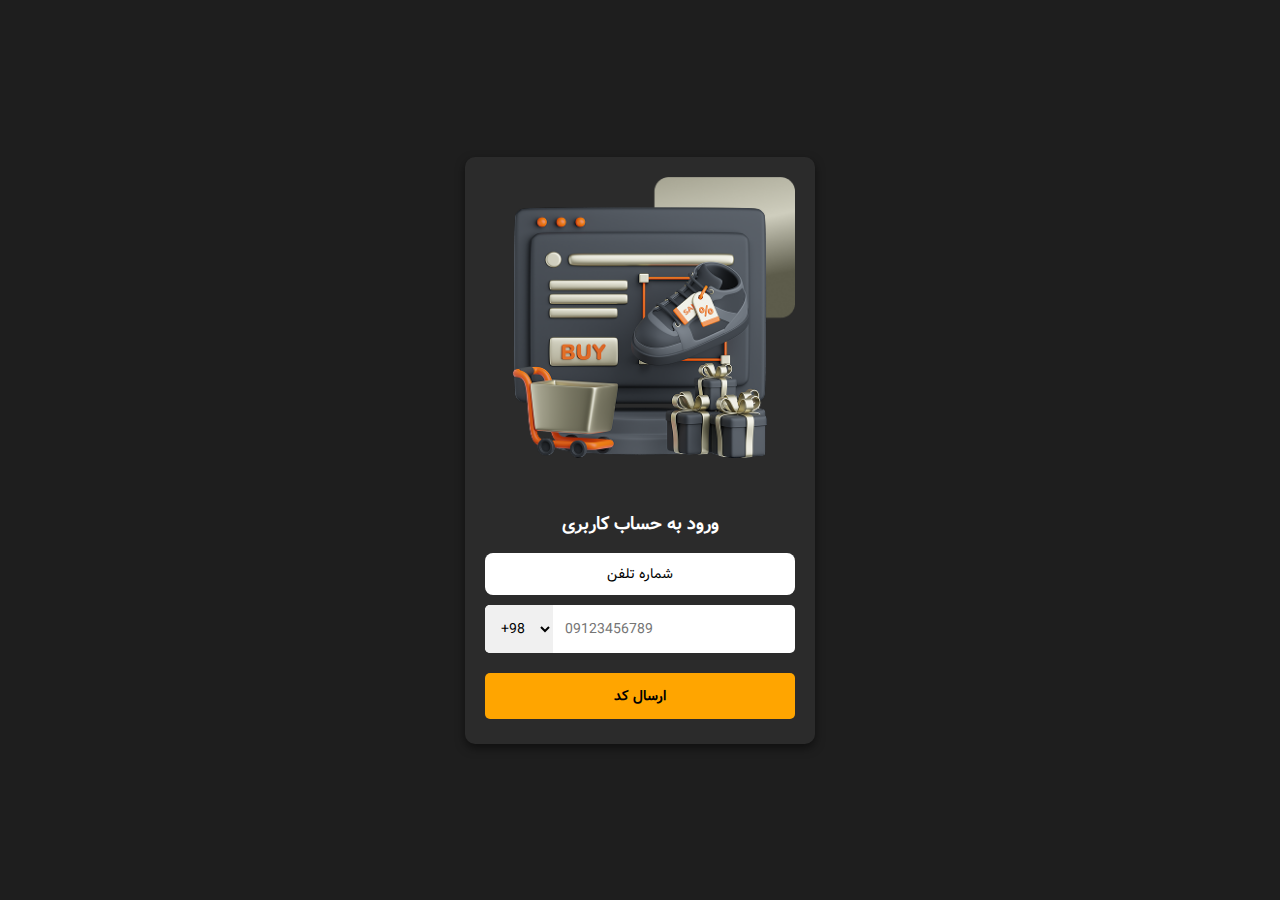
<file: login.html>
<!DOCTYPE html>
<html lang="fa">
<head>
    <meta charset="UTF-8">
    <meta name="viewport" content="width=device-width, initial-scale=1.0">
    <title>صفحه ورود</title>
    <link rel="stylesheet" href="css/login.css">
    <link href="img/favicon/favicon.png" rel="icon">
</head>
<body>
    <div class="container">
        <div class="image-container">
            <img src="img/login/login.png" alt="Login Illustration">
        </div>
        <h2>ورود به حساب کاربری</h2>
        <div class="toggle">
            <button id="phoneBtn" class="active">شماره تلفن</button>
        </div>
        <div class="input-group">
            <select id="country-code">
                <option>+98</option>
            </select>
            <input type="text" id="phone-number" placeholder="09123456789">
        </div>
        <button class="send-otp" id="sendOtp" onclick="validatePhoneNumber()">ارسال کد</button>
        <p id="error-message" class="error-message"></p>
        
        <div id="otp-section" style="display: none;">
            <p>کد تایید را وارد کنید:</p>
            <div class="otp-container">
                <input type="text" class="otp-box" maxlength="1">
                <input type="text" class="otp-box" maxlength="1">
                <input type="text" class="otp-box" maxlength="1">
                <input type="text" class="otp-box" maxlength="1">
            </div>
        </div>
    </div>
    <script src="js/login.js"></script>
</body>
</html>
</file>
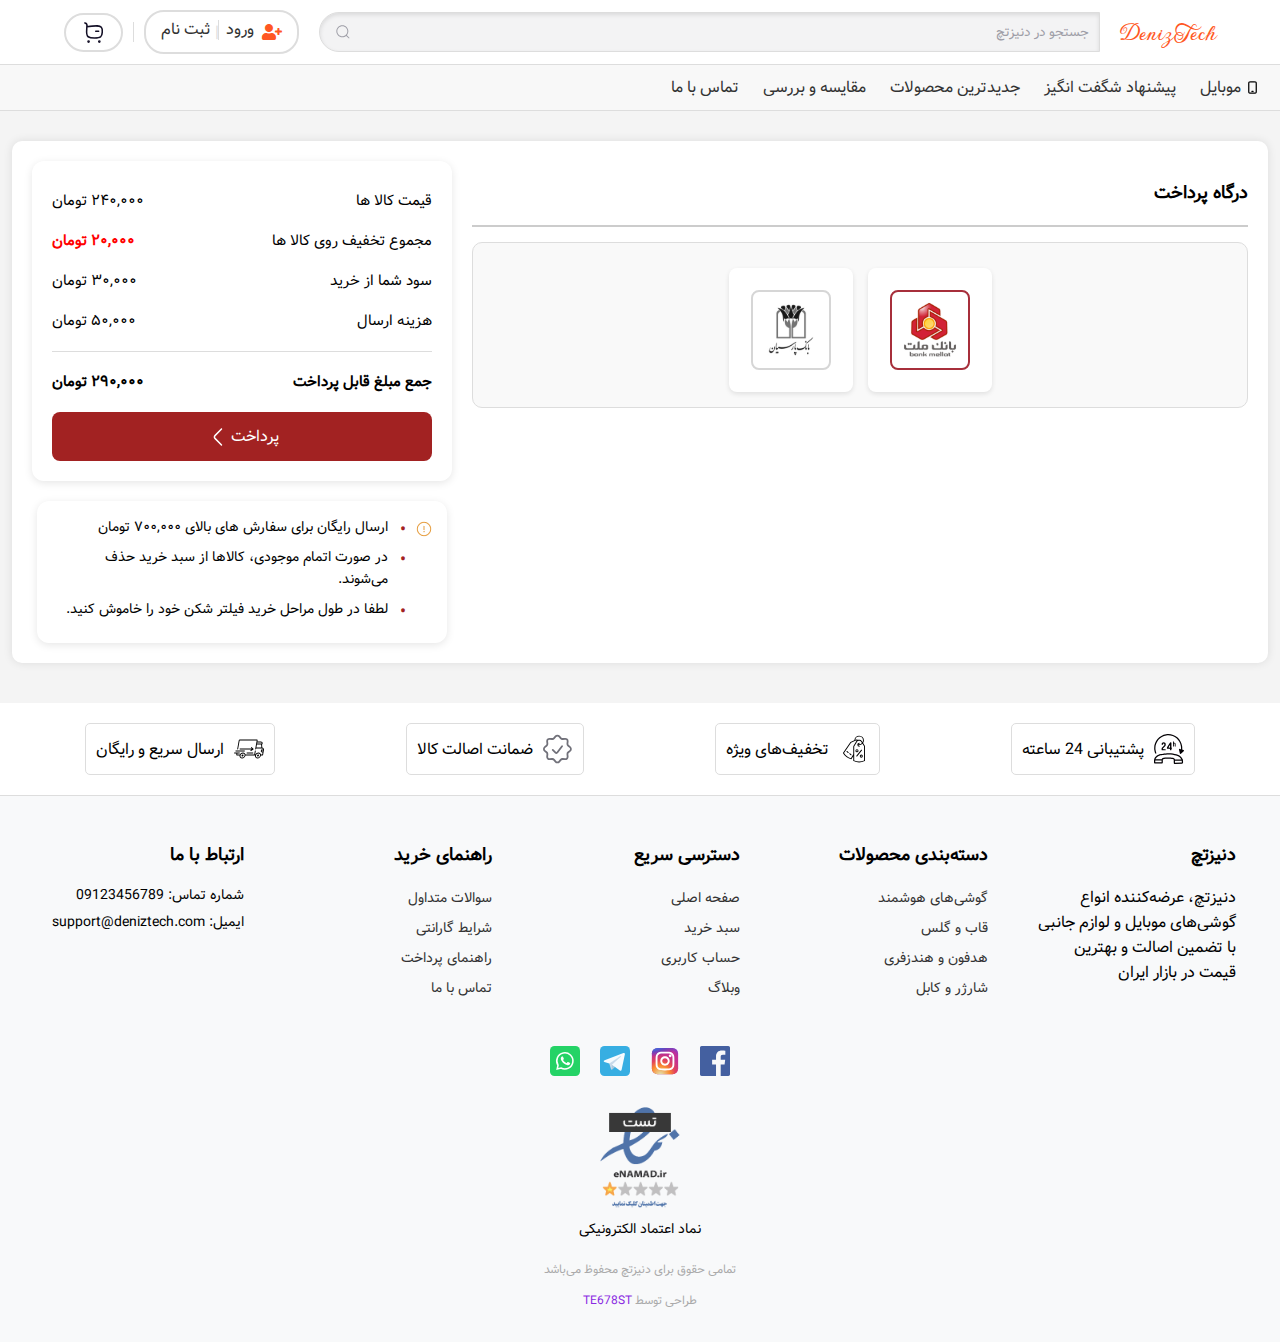
<file: pay.html>
<!DOCTYPE html>
<html lang="fa">
<head>
    <meta charset="UTF-8">
    <meta name="viewport" content="width=device-width, initial-scale=1.0">
    <title> فروشگاه اینترنتی دنیزتچ </title>

    <!-- CSS FILE -->
    <link rel="stylesheet" href="css/pay.css">

    <!-- Favicons -->
  <link href="img/favicon/favicon.png" rel="icon">

    <!-- FONT -->
    <link rel="stylesheet" href="https://cdnjs.cloudflare.com/ajax/libs/font-awesome/5.15.4/css/all.min.css">
    <link rel="preconnect" href="https://fonts.googleapis.com">
    <link rel="preconnect" href="https://fonts.gstatic.com" crossorigin>
    <link href="https://fonts.googleapis.com/css2?family=Gwendolyn:wght@400;700&display=swap" rel="stylesheet">
    <link rel="stylesheet" href="https://cdn.jsdelivr.net/npm/swiper@11/swiper-bundle.min.css" />
    <link rel="stylesheet" href="https://fonts.googleapis.com/icon?family=Material+Icons">

</head>
<body>

    <header>
        <div class="top-bar">
            <div class="container">
                <div class="logo">
                    <a href="index.html"> DenizTech </a>
                </div>
                <div class="search-bar">
                    <div class="group">
                        <svg class="icon" aria-hidden="true" viewBox="0 0 24 24"><g><path d="M21.53 20.47l-3.66-3.66C19.195 15.24 20 13.214 20 11c0-4.97-4.03-9-9-9s-9 4.03-9 9 4.03 9 9 9c2.215 0 4.24-.804 5.808-2.13l3.66 3.66c.147.146.34.22.53.22s.385-.073.53-.22c.295-.293.295-.767.002-1.06zM3.5 11c0-4.135 3.365-7.5 7.5-7.5s7.5 3.365 7.5 7.5-3.365 7.5-7.5 7.5-7.5-3.365-7.5-7.5z"></path></g></svg>
                        <input placeholder="جستجو در دنیزتچ" type="search" class="input">
                    </div>
                </div>
                <div class="user-options">
                    <a href="login.html" class="login-register">
                        <i class="fas fa-user-plus"></i>
                        <div class="text">
                                <span class="login">ورود</span>
                                <span class="separator">|</span>
                                <span class="register">ثبت‌ نام</span>
                        </div>
                    </a>
                    <div class="separator"></div>
                    <div class="hereo">
                        <a href="sabad.html"><img src="img/icon/buy-svgrepo-com.svg" alt="shop cart"></a>
                    </div>
                </div>
            </div>
        </div>

        <div class="mobile-radio-buttons">
            <div class="radio-button">
                <input type="radio" id="radio1" name="radio" checked>
                <label for="radio1">
                    <a href="login.html">
                    <img src="img/icon/profile-svgrepo-com.svg"/>
                    <span> حساب کاربری </span>
                    </a>
                </label>
            </div>
            <div class="radio-button">
                <input type="radio" id="radio2" name="radio">
                <label for="radio2">
                <a href="index.html">
                    <img src="img/icon/home-svgrepo-com.svg"/>
                    <span> صفحه اصلی </span>
                </a>
                </label>    
            </div>
            <div class="radio-button">
                <input type="radio" id="radio3" name="radio">
                <label for="radio3">
                    <a href="sabad.html">
                        <img src="img/icon/buy-svgrepo-com.svg"/>
                        <span> سبد خرید </span>
                    </a>   
                </label> 
            </div>
        </div>

        <div class="navbar">
            <div class="navbar-top">
                <div>
                    <div class="dropdown">
                        <a href="#" class="tree"><img src="img/icon/mobile-alt-1-svgrepo-com.svg"> موبایل </a>
                        <div class="dropdown-content">
                            <div class="sidebar">
                                <ul>
                                    <li class="has-submenu"> <img src="img/icon/samsung-svgrepo-com.svg"/> سامسونگ
                                        <div class="submenu">
                                            <div class="menu-category">
                                                <h3> جدیدترین سامسونگ </h3>
                                                <ul>
                                                    <li><a href="#">گلکسی S24 Ultra</a></li>
                                                    <li><a href="#">گلکسی S24 Plus</a></li>
                                                    <li><a href="#">گلکسی S24</a></li>
                                                    <li><a href="#">گلکسی Z Fold 5</a></li>
                                                    <li><a href="#">گلکسی Z Flip 5</a></li>
                                                    <li><a href="#">گلکسی A55</a></li>
                                                </ul>
                                            </div>
                                            <div class="menu-category">
                                                <h3> پر فروش‌ترین سامسونگ </h3>
                                                <ul>
                                                    <li><a href="#">گلکسی A54</a></li>
                                                    <li><a href="#">گلکسی A34</a></li>
                                                    <li><a href="#">گلکسی M14</a></li>
                                                    <li><a href="#">گلکسی S23 FE</a></li>
                                                    <li><a href="#">گلکسی M54</a></li>
                                                    <li><a href="#">گلکسی A24</a></li>
                                                </ul>
                                            </div>
                                            <div class="menu-category">
                                                <h3> لوازم جانبی سامسونگ </h3>
                                                <ul>
                                                    <li><a href="#">هدفون بی‌سیم Galaxy Buds 2 Pro</a></li>
                                                    <li><a href="#">ساعت هوشمند Galaxy Watch 6</a></li>
                                                    <li><a href="#">قاب و کاور گوشی</a></li>
                                                    <li><a href="#">محافظ صفحه نمایش</a></li>
                                                    <li><a href="#">شارژر بی‌سیم سامسونگ</a></li>
                                                    <li><a href="#">قلم S Pen</a></li>
                                                </ul>
                                            </div>
                                        </div>                                        
                                    </li>
                                <div class="apple">
                                    <li class="has-submenu"><img src="img/icon/apple-svgrepo-com.svg"/> اپل
                                        <div class="submenu">
                                            <div class="menu-category">
                                                <h3> جدیدترین اپل </h3>
                                                <ul>
                                                    <li><a href="#">آیفون 15 پرو مکس</a></li>
                                                    <li><a href="#">آیفون 15 پرو</a></li>
                                                    <li><a href="#">آیفون 15 پلاس</a></li>
                                                    <li><a href="#">آیفون 15</a></li>
                                                    <li><a href="#">آیپد پرو M2</a></li>
                                                    <li><a href="#">مک‌بوک پرو M3</a></li>
                                                </ul>
                                            </div>
                                            <div class="menu-category">
                                                <h3> پر فروش‌ترین اپل </h3>
                                                <ul>
                                                    <li><a href="#">آیفون 14 پرو مکس</a></li>
                                                    <li><a href="#">آیفون 13</a></li>
                                                    <li><a href="#">آیپد ایر M1</a></li>
                                                    <li><a href="#">مک‌بوک ایر M2</a></li>
                                                    <li><a href="#">اپل واچ سری 8</a></li>
                                                    <li><a href="#">ایرپاد پرو 2</a></li>
                                                </ul>
                                            </div>
                                            <div class="menu-category">
                                                <h3> لوازم جانبی اپل </h3>
                                                <ul>
                                                    <li><a href="#">ایرپاد پرو (نسل دوم)</a></li>
                                                    <li><a href="#">اپل واچ سری 9</a></li>
                                                    <li><a href="#">قلم اپل (Apple Pencil)</a></li>
                                                    <li><a href="#">کیبورد مجیک اپل</a></li>
                                                    <li><a href="#">کاور و گلس آیفون</a></li>
                                                    <li><a href="#">شارژر MagSafe</a></li>
                                                </ul>
                                            </div>
                                        </div>                                        
                                    </li>
                                </div>
                                <div class="xiaomi">
                                    <li class="has-submenu"><img src="img/icon/xiaomi-svgrepo-com.svg"/> شیائومی
                                        <div class="submenu">
                                            <div class="menu-category">
                                                <h3> جدیدترین شیائومی </h3>
                                                <ul>
                                                    <li><a href="#">شیائومی 14 پرو</a></li>
                                                    <li><a href="#">شیائومی 14</a></li>
                                                    <li><a href="#">ردمی نوت 13 پرو پلاس</a></li>
                                                    <li><a href="#">ردمی نوت 13 پرو</a></li>
                                                    <li><a href="#">پوکو X5 پرو</a></li>
                                                    <li><a href="#">پوکو F5</a></li>
                                                </ul>
                                            </div>
                                            <div class="menu-category">
                                                <h3> پر فروش‌ترین شیائومی </h3>
                                                <ul>
                                                    <li><a href="#">شیائومی 13T پرو</a></li>
                                                    <li><a href="#">ردمی نوت 12 پرو</a></li>
                                                    <li><a href="#">ردمی نوت 12</a></li>
                                                    <li><a href="#">پوکو X4 GT</a></li>
                                                    <li><a href="#">شیائومی 12 لایت</a></li>
                                                    <li><a href="#">ردمی 12</a></li>
                                                </ul>
                                            </div>
                                            <div class="menu-category">
                                                <h3> لوازم جانبی شیائومی </h3>
                                                <ul>
                                                    <li><a href="#">ساعت هوشمند شیائومی</a></li>
                                                    <li><a href="#">هدفون بلوتوثی شیائومی</a></li>
                                                    <li><a href="#">پاوربانک شیائومی</a></li>
                                                    <li><a href="#">دوربین نظارتی شیائومی</a></li>
                                                    <li><a href="#">کاور و گلس گوشی</a></li>
                                                    <li><a href="#">شارژر فست شارژ شیائومی</a></li>
                                                </ul>
                                            </div>
                                        </div>                                        
                                    </li>
                                </div>
                                <div class="Huawei">    
                                    <li class="has-submenu"><img src="img/icon/huawei-svgrepo-com.svg"/> هواوی
                                        <div class="submenu">
                                            <div class="menu-category">
                                                <h3> جدیدترین هواوی </h3>
                                                <ul>
                                                    <li><a href="#">هواوی P60 پرو</a></li>
                                                    <li><a href="#">هواوی P60</a></li>
                                                    <li><a href="#">هواوی Mate 60 پرو</a></li>
                                                    <li><a href="#">هواوی Mate X3 (تاشو)</a></li>
                                                    <li><a href="#">هواوی Nova 11</a></li>
                                                    <li><a href="#">هواوی Nova Y91</a></li>
                                                </ul>
                                            </div>
                                            <div class="menu-category">
                                                <h3> پر فروش‌ترین هواوی </h3>
                                                <ul>
                                                    <li><a href="#">هواوی Mate 50 پرو</a></li>
                                                    <li><a href="#">هواوی Nova 10 پرو</a></li>
                                                    <li><a href="#">هواوی P50 پرو</a></li>
                                                    <li><a href="#">هواوی Y9a</a></li>
                                                    <li><a href="#">هواوی Y7a</a></li>
                                                    <li><a href="#">هواوی Nova 8i</a></li>
                                                </ul>
                                            </div>
                                            <div class="menu-category">
                                                <h3> لوازم جانبی هواوی </h3>
                                                <ul>
                                                    <li><a href="#">ساعت هوشمند هواوی</a></li>
                                                    <li><a href="#">هدفون FreeBuds هواوی</a></li>
                                                    <li><a href="#">پاوربانک و شارژر هواوی</a></li>
                                                    <li><a href="#">کاور و محافظ صفحه نمایش</a></li>
                                                    <li><a href="#">دوربین امنیتی هواوی</a></li>
                                                    <li><a href="#">کیبورد و موس بی‌سیم هواوی</a></li>
                                                </ul>
                                            </div>
                                        </div>                                        
                                    </li>
                                </div>
                                <div class="nokia">
                                    <li class="has-submenu"><img src="img/icon/nokia-svgrepo-com.svg"/> نوکیا
                                        <div class="submenu">
                                            <div class="menu-category">
                                                <h3> جدیدترین نوکیا </h3>
                                                <ul>
                                                    <li><a href="#">نوکیا G60 5G</a></li>
                                                    <li><a href="#">نوکیا X30 5G</a></li>
                                                    <li><a href="#">نوکیا C32</a></li>
                                                    <li><a href="#">نوکیا C22</a></li>
                                                    <li><a href="#">نوکیا G22</a></li>
                                                    <li><a href="#">نوکیا T21 (تبلت)</a></li>
                                                </ul>
                                            </div>
                                            <div class="menu-category">
                                                <h3> پر فروش‌ترین نوکیا </h3>
                                                <ul>
                                                    <li><a href="#">نوکیا G50 5G</a></li>
                                                    <li><a href="#">نوکیا X20</a></li>
                                                    <li><a href="#">نوکیا C30</a></li>
                                                    <li><a href="#">نوکیا 2720 Flip</a></li>
                                                    <li><a href="#">نوکیا 3310 (نسخه جدید)</a></li>
                                                    <li><a href="#">نوکیا 8210 4G</a></li>
                                                </ul>
                                            </div>
                                            <div class="menu-category">
                                                <h3> لوازم جانبی نوکیا </h3>
                                                <ul>
                                                    <li><a href="#">هدفون و هندزفری نوکیا</a></li>
                                                    <li><a href="#">پاوربانک و شارژر نوکیا</a></li>
                                                    <li><a href="#">قاب و محافظ صفحه نمایش</a></li>
                                                    <li><a href="#">ساعت هوشمند نوکیا</a></li>
                                                    <li><a href="#">تبلت و لوازم جانبی</a></li>
                                                    <li><a href="#">کیبورد و موس بی‌سیم نوکیا</a></li>
                                                </ul>
                                            </div>
                                        </div>                                        
                                    </li>
                                </div>  
                            </ul>
                        </div>    
                    </div> 
                </div>
                <li class="menu-special"><a href="index.html"> پیشنهاد شگفت‌ انگیز </a></li>
                <li class="menu-special"><a href="index.html"> جدیدترین محصولات </a></li>
                <li class="menu-special"><a href="index.html"> مقایسه و بررسی </a></li>
                <li class="menu-special"><a href="phone.html"> تماس با ما </a></li>
                </ul>
                </div>
            </div>
        </div>
    </header>

    <div class="daser">
        <div class="address-container">  
            <h3 class="section-title"> درگاه پرداخت </h3>
            <hr class="line">

            <div class="pay-box">
                <div class="gateway-container">
                    <div class="gateway" onclick="selectGateway(this)">
                        <img src="img/adress icon/Bank mellat.svg" alt="بانک ملت">
                    </div>
                    <div class="gateway" onclick="selectGateway(this)">
                        <img src="img/adress icon/Bank parsian.svg" alt="بانک پارسیان">
                    </div>
                </div>
            </div>
        </div>    

        <div class="cart">
            <div class="cart-container">
                <div class="cart-box">
                    <div class="cart-item">
                        <span class="title">قیمت کالا ها</span>
                        <span class="value">۲۴۰,۰۰۰ تومان</span>
                    </div>
                    <div class="cart-item discount">
                        <span class="title">مجموع تخفیف روی کالا ها</span>
                        <span class="value red">۲۰,۰۰۰ تومان</span>
                    </div>
                    <div class="cart-item">
                        <span class="title">سود شما از خرید</span>
                        <span class="value">۳۰,۰۰۰ تومان</span>
                    </div>
                    <div class="cart-item">
                        <span class="title">هزینه ارسال</span>
                        <span class="value">۵۰,۰۰۰ تومان</span>
                    </div>
                    <hr>
                    <div class="cart-item total">
                        <span class="title">جمع مبلغ قابل پرداخت</span>
                        <span class="value">۲۹۰,۰۰۰ تومان</span>
                    </div>
                    <button class="continue-btn" onclick="showPaymentOptions()"> پرداخت 
                        <img src="img/adress icon/arrow-left-white.svg"/>
                    </button>
                </div>
            </div>
            
            <div class="notice-container">
                <div class="notice-box">
                    <div class="notice-icon"><img src="img/sabad icon/SVG.png"/></div>
                    <ul class="notice-list">
                        <li>ارسال رایگان برای سفارش های بالای ۷۰۰,۰۰۰ تومان</li>
                        <li>در صورت اتمام موجودی، کالاها از سبد خرید حذف می‌شوند.</li>
                        <li>لطفا در طول مراحل خرید فیلتر شکن خود را خاموش کنید.</li>
                    </ul>
                </div>
            </div>
        </div>    
    </div>

        <!-- دیالوگ پرداخت -->
    <div id="payment-dialog" class="dialog hidden">
        <div class="dialog-content">
            <h3>انتخاب وضعیت پرداخت</h3>
            <button class="success-btn" onclick="showPaymentResult(true)">پرداخت موفق</button>
            <button class="failed-btn" onclick="showPaymentResult(false)">پرداخت ناموفق</button>
        </div>
    </div>

    <!-- نمایش نتیجه پرداخت -->
    <div id="payment-message" class="payment-message hidden">
        <div class="message-content">
            <img src="img/adress icon/info-circle.png" id="payment-icon" alt="وضعیت پرداخت">
            <h3 id="payment-status"></h3>
            <p id="tracking-code"></p>
            <div class="buttons">
                <button onclick="window.location.href='index.html'">بازگشت به صفحه اصلی</button>
                <button onclick="trackOrder()">پیگیری سفارش</button>
            </div>
        </div>
    </div>



    <div class="header-section">
        <div class="fast-delivery">
            <img src="img/icon/24-hours-phone-attention-service-svgrepo-com.svg" alt="پشتیبانی 24 ساعته">
            <span> پشتیبانی 24 ساعته </span>
        </div>
        <div class="permanent-discounts">
            <img src="img/icon/discount-tag-discount-ecommerce-svgrepo-com.svg" alt="تخفیف‌های ویژه">
            <span> تخفیف‌های ویژه </span>
        </div>
        <div class="authenticity-guarantee">
            <img src="img/icon/warranty-svgrepo-com.svg" alt="ضمانت اصالت کالا">
            <span> ضمانت اصالت کالا </span>
        </div>
        <div class="nationwide-shipping">
            <img src="img/icon/fast-delivery-truck-svgrepo-com.svg" alt="ارسال سریع و رایگان">
            <span> ارسال سریع و رایگان </span>
        </div>
    </div>
    
    <footer>
        <div class="footer-container">
            <div class="deniztech-info">
                <h2> دنیزتچ </h2>
                <p> دنیزتچ، عرضه‌کننده انواع گوشی‌های موبایل و لوازم جانبی با تضمین اصالت و بهترین قیمت در بازار ایران </p>
            </div>
    
            <div class="lavazem">
                <h2 class="daste"> دسته‌بندی محصولات </h2>
                <ul>
                    <li><a href="#">گوشی‌های هوشمند</a></li>
                    <li><a href="#">قاب و گلس</a></li>
                    <li><a href="#">هدفون و هندزفری</a></li>
                    <li><a href="#">شارژر و کابل</a></li>
                </ul>
            </div>
    
            <div class="quick-access">
                <h2> دسترسی سریع </h2>
                <ul>
                    <li><a href="#">صفحه اصلی</a></li>
                    <li><a href="#">سبد خرید</a></li>
                    <li><a href="#">حساب کاربری</a></li>
                    <li><a href="#">وبلاگ</a></li>
                </ul>
            </div>
    
            <div class="useful-links">
                <h2> راهنمای خرید </h2>
                <ul>
                    <li><a href="#">سوالات متداول</a></li>
                    <li><a href="#">شرایط گارانتی</a></li>
                    <li><a href="#">راهنمای پرداخت</a></li>
                    <li><a href="#">تماس با ما</a></li>
                </ul>
            </div>
    
            <div class="contact-information">
                <h2> ارتباط با ما </h2>
                <p>شماره تماس: 09123456789</p>
                <p>ایمیل: support@deniztech.com</p>
            </div>
        </div>
    
        <div class="social-media-links">
            <a href="#"><img src="img/icon/facebook-color-svgrepo-com.svg" alt="Facebook"></a>
            <a href="#"><img src="img/icon/instagram-1-svgrepo-com.svg" alt="Instagram"></a>
            <a href="#"><img src="img/icon/telegram-svgrepo-com.svg" alt="Telegram"></a>
            <a href="#"><img src="img/icon/whatsapp-svgrepo-com.svg" alt="WhatsApp"></a>
        </div>
    
        <div class="electronic-trust-symbol">
            <img src="img/enamad.png" alt="نماد اعتماد الکترونیکی">
            <span>نماد اعتماد الکترونیکی</span>
        </div>
    
        <div class="designer">
            <p> تمامی حقوق برای دنیزتچ محفوظ می‌باشد </p>
            <p> طراحی توسط <a href="#"> TE678ST </a> </p>
        </div>
    </footer>


    <script src="js/pay.js"></script>


</body>
</html>
</file>
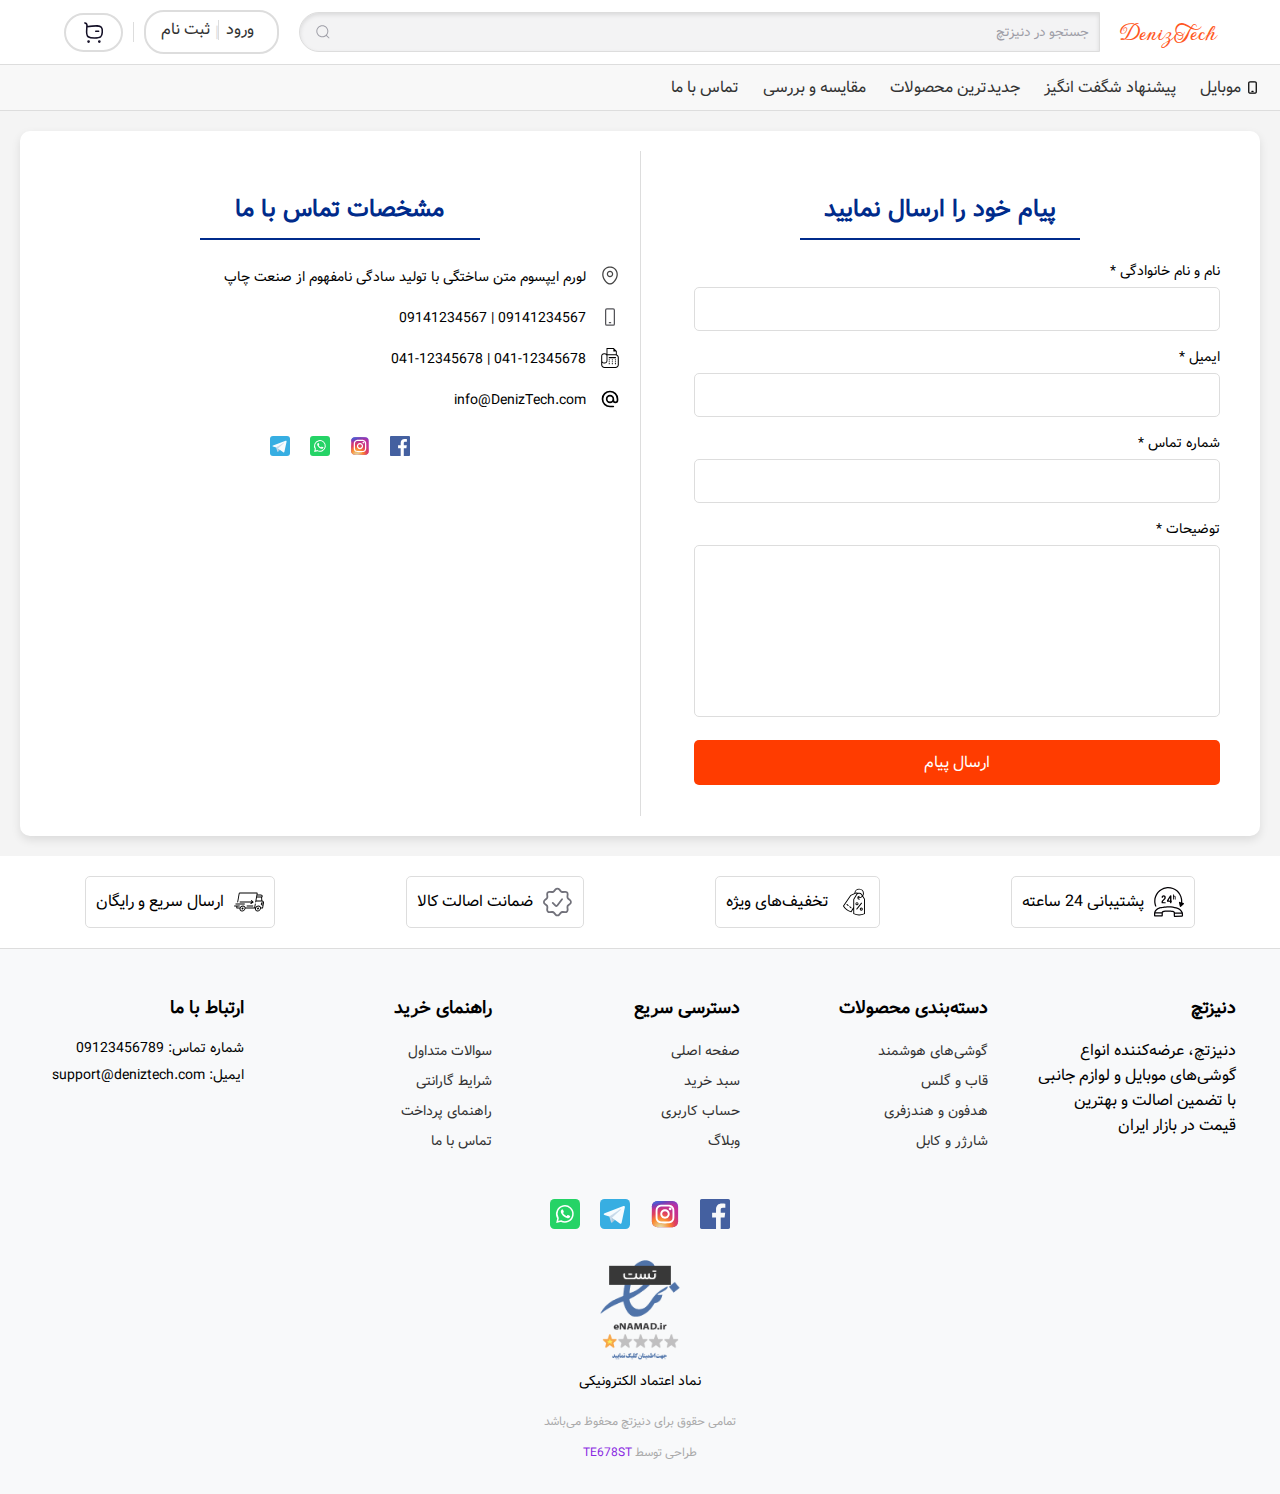
<file: phone.html>
<!DOCTYPE html>
<html lang="fa">
<head>
    <meta charset="UTF-8">
    <meta name="viewport" content="width=device-width, initial-scale=1.0">
    <title> فروشگاه اینترنتی دنیزتچ </title>
    <meta content=" دنیز شاپ بهترین سایت فروشگاهی " name="description">
    <meta content=" فروشگاه دنیز وسایل های الکترونیکی و موبایل و ماشین و غیره " name="keywords">

    <!-- CSS FILE -->
    <link rel="stylesheet" href="css/phone.css">
    

    <!-- Favicons -->
  <link href="img/favicon/favicon.png" rel="icon">

  <link href="https://fonts.googleapis.com/css2?family=Gwendolyn:wght@400;700&display=swap" rel="stylesheet">
  <link rel="stylesheet" href="https://cdn.jsdelivr.net/npm/swiper@11/swiper-bundle.min.css" />
  <link rel="stylesheet" href="https://fonts.googleapis.com/icon?family=Material+Icons">
  <link href="https://fonts.googleapis.com/css2?family=Gwendolyn:wght@400;700&display=swap" rel="stylesheet">  

</head>
<body>

    <header>
        <div class="top-bar">
            <div class="container">
                <div class="logo">
                    <a href="index.html"> DenizTech </a>
                </div>
                <div class="search-bar">
                    <div class="group">
                        <svg class="icon" aria-hidden="true" viewBox="0 0 24 24"><g><path d="M21.53 20.47l-3.66-3.66C19.195 15.24 20 13.214 20 11c0-4.97-4.03-9-9-9s-9 4.03-9 9 4.03 9 9 9c2.215 0 4.24-.804 5.808-2.13l3.66 3.66c.147.146.34.22.53.22s.385-.073.53-.22c.295-.293.295-.767.002-1.06zM3.5 11c0-4.135 3.365-7.5 7.5-7.5s7.5 3.365 7.5 7.5-3.365 7.5-7.5 7.5-7.5-3.365-7.5-7.5z"></path></g></svg>
                        <input placeholder="جستجو در دنیزتچ" type="search" class="input">
                    </div>
                </div>
                <div class="user-options">
                    <a href="login.html" class="login-register">
                        <i class="fas fa-user-plus"></i>
                        <div class="text">
                                <span class="login">ورود</span>
                                <span class="separator">|</span>
                                <span class="register">ثبت‌ نام</span>
                        </div>
                    </a>
                    <div class="separator"></div>
                    <div class="hereo">
                        <a href="sabad.html"><img src="img/icon/buy-svgrepo-com.svg" alt="shop cart"></a>
                    </div>
                </div>
            </div>
        </div>

        <div class="mobile-radio-buttons">
            <div class="radio-button">
                <input type="radio" id="radio1" name="radio" checked>
                <label for="radio1">
                    <a href="login.html">
                    <img src="img/icon/profile-svgrepo-com.svg"/>
                    <span> حساب کاربری </span>
                    </a>
                </label>
            </div>
            <div class="radio-button">
                <input type="radio" id="radio2" name="radio">
                <label for="radio2">
                <a href="index.html">
                    <img src="img/icon/home-svgrepo-com.svg"/>
                    <span> صفحه اصلی </span>
                </a>
                </label>    
            </div>
            <div class="radio-button">
                <input type="radio" id="radio3" name="radio">
                <label for="radio3">
                    <a href="sabad.html">
                        <img src="img/icon/buy-svgrepo-com.svg"/>
                        <span> سبد خرید </span>
                    </a>   
                </label> 
            </div>
        </div>

        <div class="navbar">
            <div class="navbar-top">
                <div>
                    <div class="dropdown">
                        <a href="#" class="tree"><img src="img/icon/mobile-alt-1-svgrepo-com.svg"> موبایل </a>
                        <div class="dropdown-content">
                            <div class="sidebar">
                                <ul>
                                    <li class="has-submenu"> <img src="img/icon/samsung-svgrepo-com.svg"/> سامسونگ
                                        <div class="submenu">
                                            <div class="menu-category">
                                                <h3> جدیدترین سامسونگ </h3>
                                                <ul>
                                                    <li><a href="#">گلکسی S24 Ultra</a></li>
                                                    <li><a href="#">گلکسی S24 Plus</a></li>
                                                    <li><a href="#">گلکسی S24</a></li>
                                                    <li><a href="#">گلکسی Z Fold 5</a></li>
                                                    <li><a href="#">گلکسی Z Flip 5</a></li>
                                                    <li><a href="#">گلکسی A55</a></li>
                                                </ul>
                                            </div>
                                            <div class="menu-category">
                                                <h3> پر فروش‌ترین سامسونگ </h3>
                                                <ul>
                                                    <li><a href="#">گلکسی A54</a></li>
                                                    <li><a href="#">گلکسی A34</a></li>
                                                    <li><a href="#">گلکسی M14</a></li>
                                                    <li><a href="#">گلکسی S23 FE</a></li>
                                                    <li><a href="#">گلکسی M54</a></li>
                                                    <li><a href="#">گلکسی A24</a></li>
                                                </ul>
                                            </div>
                                            <div class="menu-category">
                                                <h3> لوازم جانبی سامسونگ </h3>
                                                <ul>
                                                    <li><a href="#">هدفون بی‌سیم Galaxy Buds 2 Pro</a></li>
                                                    <li><a href="#">ساعت هوشمند Galaxy Watch 6</a></li>
                                                    <li><a href="#">قاب و کاور گوشی</a></li>
                                                    <li><a href="#">محافظ صفحه نمایش</a></li>
                                                    <li><a href="#">شارژر بی‌سیم سامسونگ</a></li>
                                                    <li><a href="#">قلم S Pen</a></li>
                                                </ul>
                                            </div>
                                        </div>                                        
                                    </li>
                                <div class="apple">
                                    <li class="has-submenu"><img src="img/icon/apple-svgrepo-com.svg"/> اپل
                                        <div class="submenu">
                                            <div class="menu-category">
                                                <h3> جدیدترین اپل </h3>
                                                <ul>
                                                    <li><a href="#">آیفون 15 پرو مکس</a></li>
                                                    <li><a href="#">آیفون 15 پرو</a></li>
                                                    <li><a href="#">آیفون 15 پلاس</a></li>
                                                    <li><a href="#">آیفون 15</a></li>
                                                    <li><a href="#">آیپد پرو M2</a></li>
                                                    <li><a href="#">مک‌بوک پرو M3</a></li>
                                                </ul>
                                            </div>
                                            <div class="menu-category">
                                                <h3> پر فروش‌ترین اپل </h3>
                                                <ul>
                                                    <li><a href="#">آیفون 14 پرو مکس</a></li>
                                                    <li><a href="#">آیفون 13</a></li>
                                                    <li><a href="#">آیپد ایر M1</a></li>
                                                    <li><a href="#">مک‌بوک ایر M2</a></li>
                                                    <li><a href="#">اپل واچ سری 8</a></li>
                                                    <li><a href="#">ایرپاد پرو 2</a></li>
                                                </ul>
                                            </div>
                                            <div class="menu-category">
                                                <h3> لوازم جانبی اپل </h3>
                                                <ul>
                                                    <li><a href="#">ایرپاد پرو (نسل دوم)</a></li>
                                                    <li><a href="#">اپل واچ سری 9</a></li>
                                                    <li><a href="#">قلم اپل (Apple Pencil)</a></li>
                                                    <li><a href="#">کیبورد مجیک اپل</a></li>
                                                    <li><a href="#">کاور و گلس آیفون</a></li>
                                                    <li><a href="#">شارژر MagSafe</a></li>
                                                </ul>
                                            </div>
                                        </div>                                        
                                    </li>
                                </div>
                                <div class="xiaomi">
                                    <li class="has-submenu"><img src="img/icon/xiaomi-svgrepo-com.svg"/> شیائومی
                                        <div class="submenu">
                                            <div class="menu-category">
                                                <h3> جدیدترین شیائومی </h3>
                                                <ul>
                                                    <li><a href="#">شیائومی 14 پرو</a></li>
                                                    <li><a href="#">شیائومی 14</a></li>
                                                    <li><a href="#">ردمی نوت 13 پرو پلاس</a></li>
                                                    <li><a href="#">ردمی نوت 13 پرو</a></li>
                                                    <li><a href="#">پوکو X5 پرو</a></li>
                                                    <li><a href="#">پوکو F5</a></li>
                                                </ul>
                                            </div>
                                            <div class="menu-category">
                                                <h3> پر فروش‌ترین شیائومی </h3>
                                                <ul>
                                                    <li><a href="#">شیائومی 13T پرو</a></li>
                                                    <li><a href="#">ردمی نوت 12 پرو</a></li>
                                                    <li><a href="#">ردمی نوت 12</a></li>
                                                    <li><a href="#">پوکو X4 GT</a></li>
                                                    <li><a href="#">شیائومی 12 لایت</a></li>
                                                    <li><a href="#">ردمی 12</a></li>
                                                </ul>
                                            </div>
                                            <div class="menu-category">
                                                <h3> لوازم جانبی شیائومی </h3>
                                                <ul>
                                                    <li><a href="#">ساعت هوشمند شیائومی</a></li>
                                                    <li><a href="#">هدفون بلوتوثی شیائومی</a></li>
                                                    <li><a href="#">پاوربانک شیائومی</a></li>
                                                    <li><a href="#">دوربین نظارتی شیائومی</a></li>
                                                    <li><a href="#">کاور و گلس گوشی</a></li>
                                                    <li><a href="#">شارژر فست شارژ شیائومی</a></li>
                                                </ul>
                                            </div>
                                        </div>                                        
                                    </li>
                                </div>
                                <div class="Huawei">    
                                    <li class="has-submenu"><img src="img/icon/huawei-svgrepo-com.svg"/> هواوی
                                        <div class="submenu">
                                            <div class="menu-category">
                                                <h3> جدیدترین هواوی </h3>
                                                <ul>
                                                    <li><a href="#">هواوی P60 پرو</a></li>
                                                    <li><a href="#">هواوی P60</a></li>
                                                    <li><a href="#">هواوی Mate 60 پرو</a></li>
                                                    <li><a href="#">هواوی Mate X3 (تاشو)</a></li>
                                                    <li><a href="#">هواوی Nova 11</a></li>
                                                    <li><a href="#">هواوی Nova Y91</a></li>
                                                </ul>
                                            </div>
                                            <div class="menu-category">
                                                <h3> پر فروش‌ترین هواوی </h3>
                                                <ul>
                                                    <li><a href="#">هواوی Mate 50 پرو</a></li>
                                                    <li><a href="#">هواوی Nova 10 پرو</a></li>
                                                    <li><a href="#">هواوی P50 پرو</a></li>
                                                    <li><a href="#">هواوی Y9a</a></li>
                                                    <li><a href="#">هواوی Y7a</a></li>
                                                    <li><a href="#">هواوی Nova 8i</a></li>
                                                </ul>
                                            </div>
                                            <div class="menu-category">
                                                <h3> لوازم جانبی هواوی </h3>
                                                <ul>
                                                    <li><a href="#">ساعت هوشمند هواوی</a></li>
                                                    <li><a href="#">هدفون FreeBuds هواوی</a></li>
                                                    <li><a href="#">پاوربانک و شارژر هواوی</a></li>
                                                    <li><a href="#">کاور و محافظ صفحه نمایش</a></li>
                                                    <li><a href="#">دوربین امنیتی هواوی</a></li>
                                                    <li><a href="#">کیبورد و موس بی‌سیم هواوی</a></li>
                                                </ul>
                                            </div>
                                        </div>                                        
                                    </li>
                                </div>
                                <div class="nokia">
                                    <li class="has-submenu"><img src="img/icon/nokia-svgrepo-com.svg"/> نوکیا
                                        <div class="submenu">
                                            <div class="menu-category">
                                                <h3> جدیدترین نوکیا </h3>
                                                <ul>
                                                    <li><a href="#">نوکیا G60 5G</a></li>
                                                    <li><a href="#">نوکیا X30 5G</a></li>
                                                    <li><a href="#">نوکیا C32</a></li>
                                                    <li><a href="#">نوکیا C22</a></li>
                                                    <li><a href="#">نوکیا G22</a></li>
                                                    <li><a href="#">نوکیا T21 (تبلت)</a></li>
                                                </ul>
                                            </div>
                                            <div class="menu-category">
                                                <h3> پر فروش‌ترین نوکیا </h3>
                                                <ul>
                                                    <li><a href="#">نوکیا G50 5G</a></li>
                                                    <li><a href="#">نوکیا X20</a></li>
                                                    <li><a href="#">نوکیا C30</a></li>
                                                    <li><a href="#">نوکیا 2720 Flip</a></li>
                                                    <li><a href="#">نوکیا 3310 (نسخه جدید)</a></li>
                                                    <li><a href="#">نوکیا 8210 4G</a></li>
                                                </ul>
                                            </div>
                                            <div class="menu-category">
                                                <h3> لوازم جانبی نوکیا </h3>
                                                <ul>
                                                    <li><a href="#">هدفون و هندزفری نوکیا</a></li>
                                                    <li><a href="#">پاوربانک و شارژر نوکیا</a></li>
                                                    <li><a href="#">قاب و محافظ صفحه نمایش</a></li>
                                                    <li><a href="#">ساعت هوشمند نوکیا</a></li>
                                                    <li><a href="#">تبلت و لوازم جانبی</a></li>
                                                    <li><a href="#">کیبورد و موس بی‌سیم نوکیا</a></li>
                                                </ul>
                                            </div>
                                        </div>                                        
                                    </li>
                                </div>  
                            </ul>
                        </div>    
                    </div> 
                </div>
                <li class="menu-special"><a href="index.html"> پیشنهاد شگفت‌ انگیز </a></li>
                <li class="menu-special"><a href="index.html"> جدیدترین محصولات </a></li>
                <li class="menu-special"><a href="index.html"> مقایسه و بررسی </a></li>
                <li class="menu-special"><a href="phone.html"> تماس با ما </a></li>
                </ul>
                </div>
            </div>
        </div>
    </header>

    <div class="contact-section">
        <!-- فرم تماس -->
        <div class="form-container">
            <h2>پیام خود را ارسال نمایید</h2>
            <form action="submit-form.php" method="post">
                <div class="form-group">
                    <label for="name">نام و نام خانوادگی *</label>
                    <input type="text" id="name" name="name" required>
                </div>
                <div class="form-group">
                    <label for="email">ایمیل *</label>
                    <input type="email" id="email" name="email" required>
                </div>
                <div class="form-group">
                    <label for="phone">شماره تماس *</label>
                    <input type="tel" id="phone" name="phone" required>
                </div>
                <div class="form-group">
                    <label for="message">توضیحات *</label>
                    <textarea id="message" name="message" required></textarea>
                </div>
                <button type="submit" class="submit-btn">ارسال پیام</button>
            </form>
        </div>
        
        <!-- اطلاعات تماس -->
        <div class="contact-info">
            <h2>مشخصات تماس با ما</h2>
            <div class="contact-details">
                <p><img src="img/adress icon/location.svg"/> لورم ایپسوم متن ساختگی با تولید سادگی نامفهوم از صنعت چاپ  </p>
                <p><img src="img/icon/phone-svgrepo-com.svg"/>  09141234567 | 09141234567 </p>
                <p><img src="img/icon/fax-free-5-svgrepo-com.svg"/>  041-12345678 | 041-12345678 </p>
                <p><img src="img/icon/email-svgrepo-com (2).svg"/> info@DenizTech.com </p>
            </div>
            <!-- آیکون‌های شبکه‌های اجتماعی -->
            <div class="social-icons">
                <a href="#"><img src="img/icon/facebook-color-svgrepo-com.svg"/></a>
                <a href="#"><img src="img/icon/instagram-1-svgrepo-com.svg"/></a>
                <a href="#"><img src="img/icon/whatsapp-svgrepo-com.svg"/></a>
                <a href="#"><img src="img/icon/telegram-svgrepo-com.svg"/></a>
            </div>
            <!-- نقشه گوگل -->
            <div class="map">
                <iframe src="https://www.google.com/maps/embed?pb=!1m18!1m12!1m3!1d153355.67063498014!2d51.90875414840226!3d34.46909689374152!2m3!1f0!2f0!3f0!3m2!1i1024!2i768!4f13.1!3m3!1m2!1s0x3ef7ec2ec16b1df1%3A0x40b095d39e51face!2z2KfbjNix2KfZhg!5e0!3m2!1sfa!2sus!4v1741546269546!5m2!1sfa!2sus"  width="100%" height="300" style="border:0;" allowfullscreen="" loading="lazy"></iframe>
            </div>
        </div>
    </div>

    <div class="header-section">
        <div class="fast-delivery">
            <img src="img/icon/24-hours-phone-attention-service-svgrepo-com.svg" alt="پشتیبانی 24 ساعته">
            <span> پشتیبانی 24 ساعته </span>
        </div>
        <div class="permanent-discounts">
            <img src="img/icon/discount-tag-discount-ecommerce-svgrepo-com.svg" alt="تخفیف‌های ویژه">
            <span> تخفیف‌های ویژه </span>
        </div>
        <div class="authenticity-guarantee">
            <img src="img/icon/warranty-svgrepo-com.svg" alt="ضمانت اصالت کالا">
            <span> ضمانت اصالت کالا </span>
        </div>
        <div class="nationwide-shipping">
            <img src="img/icon/fast-delivery-truck-svgrepo-com.svg" alt="ارسال سریع و رایگان">
            <span> ارسال سریع و رایگان </span>
        </div>
    </div>
    
    <footer>
        <div class="footer-container">
            <div class="deniztech-info">
                <h2> دنیزتچ </h2>
                <p> دنیزتچ، عرضه‌کننده انواع گوشی‌های موبایل و لوازم جانبی با تضمین اصالت و بهترین قیمت در بازار ایران </p>
            </div>
    
            <div class="lavazem">
                <h2 class="daste"> دسته‌بندی محصولات </h2>
                <ul>
                    <li><a href="#">گوشی‌های هوشمند</a></li>
                    <li><a href="#">قاب و گلس</a></li>
                    <li><a href="#">هدفون و هندزفری</a></li>
                    <li><a href="#">شارژر و کابل</a></li>
                </ul>
            </div>
    
            <div class="quick-access">
                <h2> دسترسی سریع </h2>
                <ul>
                    <li><a href="#">صفحه اصلی</a></li>
                    <li><a href="#">سبد خرید</a></li>
                    <li><a href="#">حساب کاربری</a></li>
                    <li><a href="#">وبلاگ</a></li>
                </ul>
            </div>
    
            <div class="useful-links">
                <h2> راهنمای خرید </h2>
                <ul>
                    <li><a href="#">سوالات متداول</a></li>
                    <li><a href="#">شرایط گارانتی</a></li>
                    <li><a href="#">راهنمای پرداخت</a></li>
                    <li><a href="#">تماس با ما</a></li>
                </ul>
            </div>
    
            <div class="contact-information">
                <h2> ارتباط با ما </h2>
                <p>شماره تماس: 09123456789</p>
                <p>ایمیل: support@deniztech.com</p>
            </div>
        </div>
    
        <div class="social-media-links">
            <a href="#"><img src="img/icon/facebook-color-svgrepo-com.svg" alt="Facebook"></a>
            <a href="#"><img src="img/icon/instagram-1-svgrepo-com.svg" alt="Instagram"></a>
            <a href="#"><img src="img/icon/telegram-svgrepo-com.svg" alt="Telegram"></a>
            <a href="#"><img src="img/icon/whatsapp-svgrepo-com.svg" alt="WhatsApp"></a>
        </div>
    
        <div class="electronic-trust-symbol">
            <img src="img/enamad.png" alt="نماد اعتماد الکترونیکی">
            <span>نماد اعتماد الکترونیکی</span>
        </div>
    
        <div class="designer">
            <p> تمامی حقوق برای دنیزتچ محفوظ می‌باشد </p>
            <p> طراحی توسط <a href="#"> TE678ST </a> </p>
        </div>
    </footer>
    

</body>
</html>
</file>
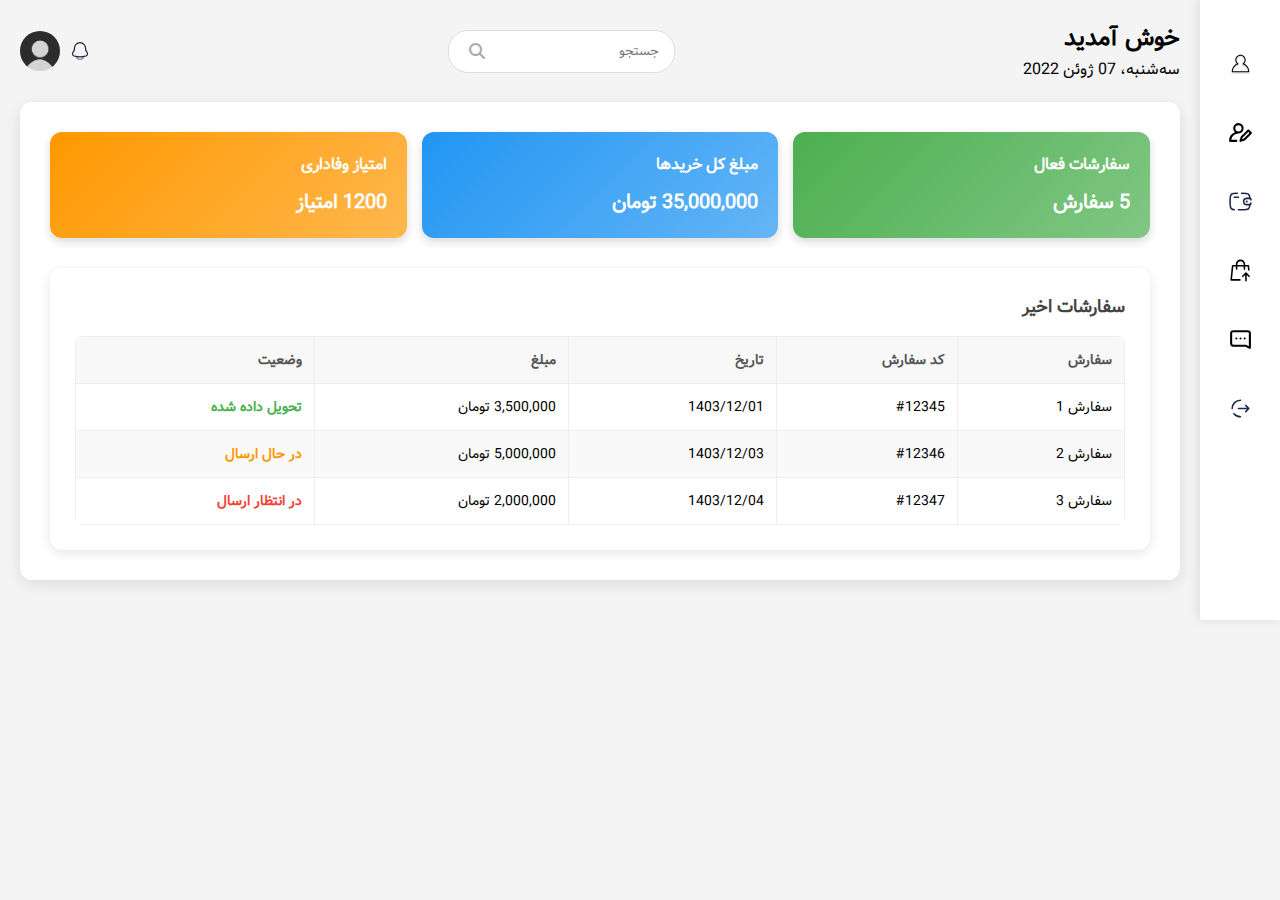
<file: profile.html>
<!DOCTYPE html>
<html lang="fa">
<head>
    <meta charset="UTF-8">
    <meta name="viewport" content="width=device-width, initial-scale=1.0">
    <title>صفحه پروفایل</title>
    <link rel="stylesheet" href="css/profile.css">
    <link rel="stylesheet" href="https://cdnjs.cloudflare.com/ajax/libs/font-awesome/6.4.2/css/all.min.css">
    <link href="img/favicon/favicon.png" rel="icon">
</head>
<body>
    <div class="container">
        <aside class="sidebar">
            <ul>
                <li id="dashboard-btn" class="active"><img src="img/profile icon/profile-svgrepo-com.svg"/> </li>
                <li id="profile-btn"><img src="img/profile icon/edit-profile-svgrepo-com.svg"/> </li>
                <li id="moneybag-btn"><img src="img/profile icon/wallet-svgrepo-com.svg"/></li>
                <li id="buy-btn"> <img src="img/profile icon/sell-svgrepo-com.svg"/></li>
                <li id="message-btn"><img src="img/profile icon/message-square-dots-svgrepo-com.svg"/></li>
                <li id="setting-btn"><img src="img/profile icon/logout-svgrepo-com.svg"/></li>

            </ul>
        </aside>        

        <main class="content">
            <header class="header">
                <div class="mobile">
                    <h2>خوش آمدید </h2>
                    <span>سه‌شنبه، 07 ژوئن 2022</span>
                </div>
                <div class="search-box">
                    <input type="text" placeholder="جستجو">
                    <i class="fas fa-search"></i>
                </div>
                <div class="notification">
                    <img src="img/profile icon/bell-svgrepo-com.svg" class="bell">
                    <img src="img/profile/profile.jpg" alt="پروفایل">
                </div>
            </header>


            <section id="dashboard-section">
                <!-- Dashboard Boxes -->
                <div class="dashboard-boxes">
                    <div class="dashboard-box box-orders">
                        <h3>سفارشات فعال</h3>
                        <p>5 سفارش</p>
                    </div>
                    <div class="dashboard-box box-total">
                        <h3>مبلغ کل خریدها</h3>
                        <p>35,000,000 تومان</p>
                    </div>
                    <div class="dashboard-box box-loyalty">
                        <h3>امتیاز وفاداری</h3>
                        <p>1200 امتیاز</p>
                    </div>
                </div>
            
                <!-- Recent Orders Table -->
                <div class="recent-orders">
                    <h3>سفارشات اخیر</h3>
                    <table>
                        <thead>
                            <tr>
                                <th>سفارش</th>
                                <th>کد سفارش</th>
                                <th>تاریخ</th>
                                <th>مبلغ</th>
                                <th>وضعیت</th>
                            </tr>
                        </thead>
                        <tbody>
                            <tr>
                                <td>سفارش 1</td>
                                <td>#12345</td>
                                <td>1403/12/01</td>
                                <td>3,500,000 تومان</td>
                                <td class="status-delivered">تحویل داده شده</td>
                            </tr>
                            <tr>
                                <td>سفارش 2</td>
                                <td>#12346</td>
                                <td>1403/12/03</td>
                                <td>5,000,000 تومان</td>
                                <td class="status-shipping">در حال ارسال</td>
                            </tr>
                            <tr>
                                <td>سفارش 3</td>
                                <td>#12347</td>
                                <td>1403/12/04</td>
                                <td>2,000,000 تومان</td>
                                <td class="status-pending">در انتظار ارسال</td>
                            </tr>
                        </tbody>
                    </table>
                </div>
            </section>


            <section id="profile-section" style="display: none;">
                <div class="profile-card">
                    <img src="img/profile/profile.jpg" alt="کاربر">
                    <div class="info">
                        <h3>الکسا راولز</h3>
                        <p>alexarawles@gmail.com</p>
                    </div>
                    <button class="edit-btn">ویرایش</button>
                </div>

                <div class="form-container">
                    <div class="form-group">
                        <label>نام کامل</label>
                        <input type="text" placeholder="نام شما" disabled>
                    </div>
                    <div class="form-group">
                        <label> ایمیل </label>
                        <input type="email" placeholder=" ایمیل شما " disabled>
                    </div>
                    <div class="form-group">
                        <label> شماره موبایل </label>
                        <input type="phone" placeholder=" شماره موبایل شما " disabled>
                    </div>
                    <div class="form-group">
                        <label> رمز عبور </label>
                        <input type="password" placeholder=" رمز عبور شما" disabled>
                    </div>
                    <div class="form-group">
                        <label> کدملی </label>
                        <input type="text" placeholder=" کدملی شما " disabled>
                    </div>
                    <div class="form-group">
                        <label> تاریخ تولد </label>
                        <input type="text" placeholder=" تاریخ تولد شما " disabled>
                    </div>
                    <div class="form-group">
                        <label> پست </label>
                        <input type="text" placeholder=" کد پست شما " disabled>
                    </div>
                    <div class="form-group">
                        <label> آدرس </label>
                        <input type="text" placeholder=" آدرس شما " disabled>
                    </div>
                </div>

                <div class="email-section">
                    <h3>آدرس ایمیل من</h3>
                    <div class="email-box">
                        <i class="fas fa-envelope"></i>
                        <div>
                            <p>alexarawles@gmail.com</p>
                            <span>1 ماه پیش</span>
                        </div>
                    </div>
                    <button class="add-email-btn">+ افزودن آدرس ایمیل</button>
                </div>

                <!-- Modal -->
                <div id="editModal" class="modal" style="display: none;">
                    <div class="modal-content">
                        <h3>ویرایش اطلاعات</h3>
                        <div class="form-group">
                            <label>نام کامل</label>
                            <input type="text" id="fullNameInput">
                        </div>
                        <div class="form-group">
                            <label>ایمیل</label>
                            <input type="email" id="emailInput">
                        </div>
                        <div class="form-group">
                            <label>شماره موبایل</label>
                            <input type="text" id="phoneInput">
                        </div>
                        <div class="form-group">
                            <label>رمز عبور</label>
                            <input type="password" id="passwordInput">
                        </div>
                        <div class="form-group">
                            <label>کدملی</label>
                            <input type="text" id="nationalCodeInput">
                        </div>
                        <div class="form-group">
                            <label>تاریخ تولد</label>
                            <input type="text" id="birthdateInput">
                        </div>
                        <div class="form-group">
                            <label>کد پستی</label>
                            <input type="text" id="postalCodeInput">
                        </div>
                        <div class="form-group">
                            <label>آدرس</label>
                            <input type="text" id="addressInput">
                        </div>
                        <button onclick="saveProfile()">ثبت</button>
                        <button onclick="closeModal()">بستن</button>
                    </div>
                </div>

            </section>


            <section id="moneybag-section">
                <div class="all">   
                    <div class="wallet-info">
                        <h3>موجودی کیف پول</h3>
                        <p class="balance">موجودی فعلی: ۰ تومان</p>
                    </div>
                    
                    <div class="wallet-topup">
                        <h3>افزایش موجودی کیف پول</h3>
                        <label>مبلغ به تومان (حداقل ۵ هزار تومان)</label>
                        <input type="number" min="5000">
                        
                        <label>انتخاب درگاه پرداخت</label>
                        <select>
                            <option>بانک ملی</option>
                            <option> زرین پال </option>
                            <option>بانک  صادرات </option>
                        </select>
                        
                        <button class="topup-btn">پرداخت و افزایش موجودی</button>
                    </div>
                    
                    <div class="transaction-history">
                        <h3>تاریخچه تراکنش‌های شما</h3>
                        <table>
                            <thead>
                                <tr>
                                    <th>تاریخ</th>
                                    <th>مبلغ</th>
                                    <th>درگاه پرداخت</th>
                                    <th>کد پیگیری</th>
                                    <th>وضعیت</th>
                                </tr>
                            </thead>
                            <tbody>
                                <tr>
                                    <td>۱۴۰۳/۴/۲۵ - ۲۰:۱۹</td>
                                    <td>۲,۰۰۰,۰۰۰ تومان</td>
                                    <td>زیبال</td>
                                    <td>----</td>
                                    <td class="failed">ناموفق</td>
                                </tr>
                            </tbody>
                        </table>
                    </div>
                </div>  
            </section>
            
            
            <section id="buy-section">
                <h2 class="section-title">سفارشات من</h2>
                <div class="container">
                    <div class="orders">
                        <div class="card">
                            <img src="img/first page/airpad iphone.jpeg" alt="محصول ۱" class="product-img">
                            <h3 class="product-name">هدفون بلوتوثی مدل XYZ</h3>
                            <p class="order-date">تاریخ: ۱۴۰۲/۱۲/۱۰</p>
                            <p class="order-price">قیمت: ۲,۵۰۰,۰۰۰ تومان</p>
                            <span class="order-status delivered">تحویل داده شده</span>
                            <button class="order-btn">جزئیات بیشتر</button>
                        </div>
                        <div class="card">
                            <img src="img/first page/samsung mohafez.jpeg" alt="محصول ۲" class="product-img">
                            <h3 class="product-name">گوشی موبایل مدل ABC</h3>
                            <p class="order-date">تاریخ: ۱۴۰۲/۱۲/۱۲</p>
                            <p class="order-price">قیمت: ۱۸,۰۰۰,۰۰۰ تومان</p>
                            <span class="order-status pending">در حال انتظار</span>
                            <button class="order-btn">جزئیات بیشتر</button>
                        </div>
                        <div class="card">
                            <img src="img/first page/cable.jpeg" alt="محصول ۳" class="product-img">
                            <h3 class="product-name">شارژر فست 65W</h3>
                            <p class="order-date">تاریخ: ۱۴۰۲/۱۲/۱۵</p>
                            <p class="order-price">قیمت: ۸۵۰,۰۰۰ تومان</p>
                            <span class="order-status shipped">ارسال شده</span>
                            <button class="order-btn">جزئیات بیشتر</button>
                        </div>
                        <div class="card">
                            <img src="img/first page/powerbank xiaomi.jpeg" alt="محصول ۴" class="product-img">
                            <h3 class="product-name">پاوربانک ۲۰۰۰۰ میلی‌آمپر</h3>
                            <p class="order-date">تاریخ: ۱۴۰۲/۱۲/۱۸</p>
                            <p class="order-price">قیمت: ۱,۵۰۰,۰۰۰ تومان</p>
                            <span class="order-status delivered">تحویل داده شده</span>
                            <button class="order-btn">جزئیات بیشتر</button>
                        </div>
                        <div class="card">
                            <img src="img/first page/bi sim samsung.jpeg" alt="محصول ۵" class="product-img">
                            <h3 class="product-name">شارژر بی‌سیم مدل DEF</h3>
                            <p class="order-date">تاریخ: ۱۴۰۲/۱۲/۲۰</p>
                            <p class="order-price">قیمت: ۱,۲۰۰,۰۰۰ تومان</p>
                            <span class="order-status pending">در حال انتظار</span>
                            <button class="order-btn">جزئیات بیشتر</button>
                        </div>
                    </div>
                </div>
            </section>

            <section id="message-section">

            <div class="card">
                <svg class="wave" viewBox="0 0 1440 320" xmlns="http://www.w3.org/2000/svg">
                <path
                    d="M0,256L11.4,240C22.9,224,46,192,69,192C91.4,192,114,224,137,234.7C160,245,183,235,206,213.3C228.6,192,251,160,274,149.3C297.1,139,320,149,343,181.3C365.7,213,389,267,411,282.7C434.3,299,457,277,480,250.7C502.9,224,526,192,549,181.3C571.4,171,594,181,617,208C640,235,663,277,686,256C708.6,235,731,149,754,122.7C777.1,96,800,128,823,165.3C845.7,203,869,245,891,224C914.3,203,937,117,960,112C982.9,107,1006,181,1029,197.3C1051.4,213,1074,171,1097,144C1120,117,1143,107,1166,133.3C1188.6,160,1211,224,1234,218.7C1257.1,213,1280,139,1303,133.3C1325.7,128,1349,192,1371,192C1394.3,192,1417,128,1429,96L1440,64L1440,320L1428.6,320C1417.1,320,1394,320,1371,320C1348.6,320,1326,320,1303,320C1280,320,1257,320,1234,320C1211.4,320,1189,320,1166,320C1142.9,320,1120,320,1097,320C1074.3,320,1051,320,1029,320C1005.7,320,983,320,960,320C937.1,320,914,320,891,320C868.6,320,846,320,823,320C800,320,777,320,754,320C731.4,320,709,320,686,320C662.9,320,640,320,617,320C594.3,320,571,320,549,320C525.7,320,503,320,480,320C457.1,320,434,320,411,320C388.6,320,366,320,343,320C320,320,297,320,274,320C251.4,320,229,320,206,320C182.9,320,160,320,137,320C114.3,320,91,320,69,320C45.7,320,23,320,11,320L0,320Z"
                    fill-opacity="1"
                ></path>
                </svg>
            
                <div class="icon-container">
                <svg
                    xmlns="http://www.w3.org/2000/svg"
                    viewBox="0 0 512 512"
                    stroke-width="0"
                    fill="currentColor"
                    stroke="currentColor"
                    class="icon"
                >
                    <path
                    d="M256 48a208 208 0 1 1 0 416 208 208 0 1 1 0-416zm0 464A256 256 0 1 0 256 0a256 256 0 1 0 0 512zM369 209c9.4-9.4 9.4-24.6 0-33.9s-24.6-9.4-33.9 0l-111 111-47-47c-9.4-9.4-24.6-9.4-33.9 0s-9.4 24.6 0 33.9l64 64c9.4 9.4 24.6 9.4 33.9 0L369 209z"
                    ></path>
                </svg>
                </div>
                <div class="message-text-container">
                <p class="message-text">Success message</p>
                <p class="sub-text">Everything seems great</p>
                </div>
                <svg
                xmlns="http://www.w3.org/2000/svg"
                viewBox="0 0 15 15"
                stroke-width="0"
                fill="none"
                stroke="currentColor"
                class="cross-icon"
                >
                <path
                    fill="currentColor"
                    d="M11.7816 4.03157C12.0062 3.80702 12.0062 3.44295 11.7816 3.2184C11.5571 2.99385 11.193 2.99385 10.9685 3.2184L7.50005 6.68682L4.03164 3.2184C3.80708 2.99385 3.44301 2.99385 3.21846 3.2184C2.99391 3.44295 2.99391 3.80702 3.21846 4.03157L6.68688 7.49999L3.21846 10.9684C2.99391 11.193 2.99391 11.557 3.21846 11.7816C3.44301 12.0061 3.80708 12.0061 4.03164 11.7816L7.50005 8.31316L10.9685 11.7816C11.193 12.0061 11.5571 12.0061 11.7816 11.7816C12.0062 11.557 12.0062 11.193 11.7816 10.9684L8.31322 7.49999L11.7816 4.03157Z"
                    clip-rule="evenodd"
                    fill-rule="evenodd"
                ></path>
                </svg>
            </div>

            <div class="card">
                <svg class="wave" viewBox="0 0 1440 320" xmlns="http://www.w3.org/2000/svg">
                <path
                    d="M0,256L11.4,240C22.9,224,46,192,69,192C91.4,192,114,224,137,234.7C160,245,183,235,206,213.3C228.6,192,251,160,274,149.3C297.1,139,320,149,343,181.3C365.7,213,389,267,411,282.7C434.3,299,457,277,480,250.7C502.9,224,526,192,549,181.3C571.4,171,594,181,617,208C640,235,663,277,686,256C708.6,235,731,149,754,122.7C777.1,96,800,128,823,165.3C845.7,203,869,245,891,224C914.3,203,937,117,960,112C982.9,107,1006,181,1029,197.3C1051.4,213,1074,171,1097,144C1120,117,1143,107,1166,133.3C1188.6,160,1211,224,1234,218.7C1257.1,213,1280,139,1303,133.3C1325.7,128,1349,192,1371,192C1394.3,192,1417,128,1429,96L1440,64L1440,320L1428.6,320C1417.1,320,1394,320,1371,320C1348.6,320,1326,320,1303,320C1280,320,1257,320,1234,320C1211.4,320,1189,320,1166,320C1142.9,320,1120,320,1097,320C1074.3,320,1051,320,1029,320C1005.7,320,983,320,960,320C937.1,320,914,320,891,320C868.6,320,846,320,823,320C800,320,777,320,754,320C731.4,320,709,320,686,320C662.9,320,640,320,617,320C594.3,320,571,320,549,320C525.7,320,503,320,480,320C457.1,320,434,320,411,320C388.6,320,366,320,343,320C320,320,297,320,274,320C251.4,320,229,320,206,320C182.9,320,160,320,137,320C114.3,320,91,320,69,320C45.7,320,23,320,11,320L0,320Z"
                    fill-opacity="1"
                ></path>
                </svg>
            
                <div class="icon-container">
                <svg
                    xmlns="http://www.w3.org/2000/svg"
                    viewBox="0 0 24 24"
                    stroke-width="0"
                    fill="currentColor"
                    stroke="currentColor"
                    class="icon">
                    <path
                    d="M13 7.5a1 1 0 1 1-2 0 1 1 0 0 1 2 0Zm-3 3.75a.75.75 0 0 1 .75-.75h1.5a.75.75 0 0 1 .75.75v4.25h.75a.75.75 0 0 1 0 1.5h-3a.75.75 0 0 1 0-1.5h.75V12h-.75a.75.75 0 0 1-.75-.75Z"
                    ></path>
                    <path
                    d="M12 1c6.075 0 11 4.925 11 11s-4.925 11-11 11S1 18.075 1 12 5.925 1 12 1ZM2.5 12a9.5 9.5 0 0 0 9.5 9.5 9.5 9.5 0 0 0 9.5-9.5A9.5 9.5 0 0 0 12 2.5 9.5 9.5 0 0 0 2.5 12Z"
                    ></path>
                </svg>
                </div>
                <div class="message-text-container">
                <p class="message-text">Info message</p>
                <p class="sub-text">You just should know this</p>
                </div>
                <svg
                xmlns="http://www.w3.org/2000/svg"
                viewBox="0 0 15 15"
                stroke-width="0"
                fill="none"
                stroke="currentColor"
                class="cross-icon"
                >
                <path
                    fill="currentColor"
                    d="M11.7816 4.03157C12.0062 3.80702 12.0062 3.44295 11.7816 3.2184C11.5571 2.99385 11.193 2.99385 10.9685 3.2184L7.50005 6.68682L4.03164 3.2184C3.80708 2.99385 3.44301 2.99385 3.21846 3.2184C2.99391 3.44295 2.99391 3.80702 3.21846 4.03157L6.68688 7.49999L3.21846 10.9684C2.99391 11.193 2.99391 11.557 3.21846 11.7816C3.44301 12.0061 3.80708 12.0061 4.03164 11.7816L7.50005 8.31316L10.9685 11.7816C11.193 12.0061 11.5571 12.0061 11.7816 11.7816C12.0062 11.557 12.0062 11.193 11.7816 10.9684L8.31322 7.49999L11.7816 4.03157Z"
                    clip-rule="evenodd"
                    fill-rule="evenodd"
                ></path>
                </svg>
            </div>
  
            </section>

            
            <section id="setting-section" class="delete-account">
                <div class="delete-container">
                    <p class="warning-text">آیا مطمئن هستید که می‌خواهید حساب خود را حذف کنید؟ !</p>
                    <button class="delete-btn">حذف حساب کاربری</button>
                </div>
            </section>


            
        </main>
    </div>


    <script src="js/profile.js"></script>
</body>
</html>
</file>
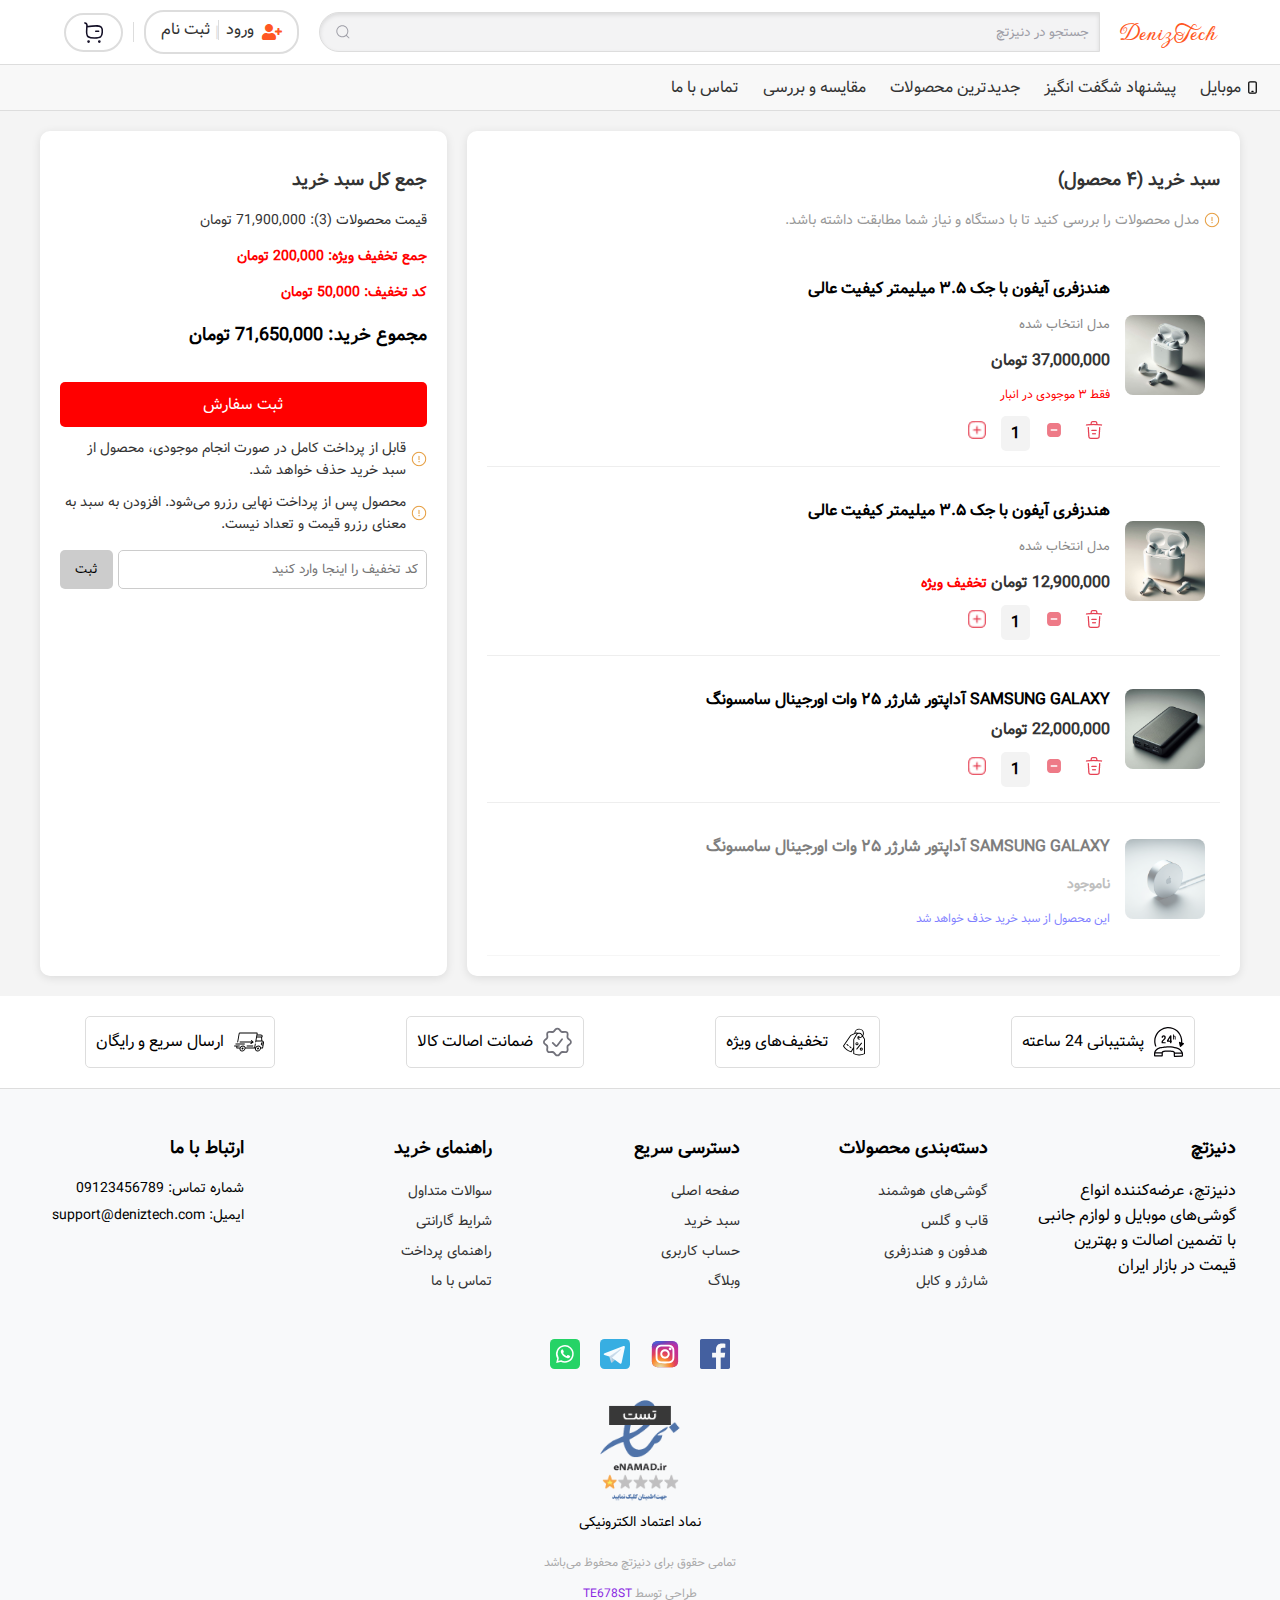
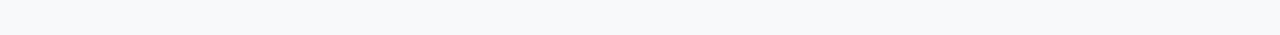
<file: sabad.html>
<!DOCTYPE html>
<html lang="fa">
<head>
    <meta charset="UTF-8">
    <meta name="viewport" content="width=device-width, initial-scale=1.0">
    <title> فروشگاه اینترنتی دنیزتچ </title>

    <!-- CSS FILE -->
    <link rel="stylesheet" href="css/sabad.css">

    <!-- Favicons -->
  <link href="img/favicon/favicon.png" rel="icon">

    <!-- FONT -->
    <link rel="stylesheet" href="https://cdnjs.cloudflare.com/ajax/libs/font-awesome/5.15.4/css/all.min.css">
    <link rel="preconnect" href="https://fonts.googleapis.com">
    <link rel="preconnect" href="https://fonts.gstatic.com" crossorigin>
    <link href="https://fonts.googleapis.com/css2?family=Gwendolyn:wght@400;700&display=swap" rel="stylesheet">
    <link rel="stylesheet" href="https://cdn.jsdelivr.net/npm/swiper@11/swiper-bundle.min.css" />
    <link rel="stylesheet" href="https://fonts.googleapis.com/icon?family=Material+Icons">

</head>
    <body>

        <header>
            <div class="top-bar">
                <div class="container">
                    <div class="logo">
                        <a href="index.html"> DenizTech </a>
                    </div>
                    <div class="search-bar">
                        <div class="group">
                            <svg class="icon" aria-hidden="true" viewBox="0 0 24 24"><g><path d="M21.53 20.47l-3.66-3.66C19.195 15.24 20 13.214 20 11c0-4.97-4.03-9-9-9s-9 4.03-9 9 4.03 9 9 9c2.215 0 4.24-.804 5.808-2.13l3.66 3.66c.147.146.34.22.53.22s.385-.073.53-.22c.295-.293.295-.767.002-1.06zM3.5 11c0-4.135 3.365-7.5 7.5-7.5s7.5 3.365 7.5 7.5-3.365 7.5-7.5 7.5-7.5-3.365-7.5-7.5z"></path></g></svg>
                            <input placeholder="جستجو در دنیزتچ" type="search" class="input">
                        </div>
                    </div>
                    <div class="user-options">
                        <a href="login.html" class="login-register">
                            <i class="fas fa-user-plus"></i>
                            <div class="text">
                                    <span class="login">ورود</span>
                                    <span class="separator">|</span>
                                    <span class="register">ثبت‌ نام</span>
                            </div>
                        </a>
                        <div class="separator"></div>
                        <div class="hereo">
                            <a href="sabad.html"><img src="img/icon/buy-svgrepo-com.svg" alt="shop cart"></a>
                        </div>
                    </div>
                </div>
            </div>

            <div class="mobile-radio-buttons">
                <div class="radio-button">
                    <input type="radio" id="radio1" name="radio" checked>
                    <label for="radio1">
                        <a href="login.html">
                        <img src="img/icon/profile-svgrepo-com.svg"/>
                        <span> حساب کاربری </span>
                        </a>
                    </label>
                </div>
                <div class="radio-button">
                    <input type="radio" id="radio2" name="radio">
                    <label for="radio2">
                    <a href="index.html">
                        <img src="img/icon/home-svgrepo-com.svg"/>
                        <span> صفحه اصلی </span>
                    </a>
                    </label>    
                </div>
                <div class="radio-button">
                    <input type="radio" id="radio3" name="radio">
                    <label for="radio3">
                        <a href="sabad.html">
                            <img src="img/icon/buy-svgrepo-com.svg"/>
                            <span> سبد خرید </span>
                        </a>   
                    </label> 
                </div>
            </div>

            <div class="navbar">
                <div class="navbar-top">
                    <div>
                        <div class="dropdown">
                            <a href="#" class="tree"><img src="img/icon/mobile-alt-1-svgrepo-com.svg"> موبایل </a>
                            <div class="dropdown-content">
                                <div class="sidebar">
                                    <ul>
                                        <li class="has-submenu"> <img src="img/icon/samsung-svgrepo-com.svg"/> سامسونگ
                                            <div class="submenu">
                                                <div class="menu-category">
                                                    <h3> جدیدترین سامسونگ </h3>
                                                    <ul>
                                                        <li><a href="#">گلکسی S24 Ultra</a></li>
                                                        <li><a href="#">گلکسی S24 Plus</a></li>
                                                        <li><a href="#">گلکسی S24</a></li>
                                                        <li><a href="#">گلکسی Z Fold 5</a></li>
                                                        <li><a href="#">گلکسی Z Flip 5</a></li>
                                                        <li><a href="#">گلکسی A55</a></li>
                                                    </ul>
                                                </div>
                                                <div class="menu-category">
                                                    <h3> پر فروش‌ترین سامسونگ </h3>
                                                    <ul>
                                                        <li><a href="#">گلکسی A54</a></li>
                                                        <li><a href="#">گلکسی A34</a></li>
                                                        <li><a href="#">گلکسی M14</a></li>
                                                        <li><a href="#">گلکسی S23 FE</a></li>
                                                        <li><a href="#">گلکسی M54</a></li>
                                                        <li><a href="#">گلکسی A24</a></li>
                                                    </ul>
                                                </div>
                                                <div class="menu-category">
                                                    <h3> لوازم جانبی سامسونگ </h3>
                                                    <ul>
                                                        <li><a href="#">هدفون بی‌سیم Galaxy Buds 2 Pro</a></li>
                                                        <li><a href="#">ساعت هوشمند Galaxy Watch 6</a></li>
                                                        <li><a href="#">قاب و کاور گوشی</a></li>
                                                        <li><a href="#">محافظ صفحه نمایش</a></li>
                                                        <li><a href="#">شارژر بی‌سیم سامسونگ</a></li>
                                                        <li><a href="#">قلم S Pen</a></li>
                                                    </ul>
                                                </div>
                                            </div>                                        
                                        </li>
                                    <div class="apple">
                                        <li class="has-submenu"><img src="img/icon/apple-svgrepo-com.svg"/> اپل
                                            <div class="submenu">
                                                <div class="menu-category">
                                                    <h3> جدیدترین اپل </h3>
                                                    <ul>
                                                        <li><a href="#">آیفون 15 پرو مکس</a></li>
                                                        <li><a href="#">آیفون 15 پرو</a></li>
                                                        <li><a href="#">آیفون 15 پلاس</a></li>
                                                        <li><a href="#">آیفون 15</a></li>
                                                        <li><a href="#">آیپد پرو M2</a></li>
                                                        <li><a href="#">مک‌بوک پرو M3</a></li>
                                                    </ul>
                                                </div>
                                                <div class="menu-category">
                                                    <h3> پر فروش‌ترین اپل </h3>
                                                    <ul>
                                                        <li><a href="#">آیفون 14 پرو مکس</a></li>
                                                        <li><a href="#">آیفون 13</a></li>
                                                        <li><a href="#">آیپد ایر M1</a></li>
                                                        <li><a href="#">مک‌بوک ایر M2</a></li>
                                                        <li><a href="#">اپل واچ سری 8</a></li>
                                                        <li><a href="#">ایرپاد پرو 2</a></li>
                                                    </ul>
                                                </div>
                                                <div class="menu-category">
                                                    <h3> لوازم جانبی اپل </h3>
                                                    <ul>
                                                        <li><a href="#">ایرپاد پرو (نسل دوم)</a></li>
                                                        <li><a href="#">اپل واچ سری 9</a></li>
                                                        <li><a href="#">قلم اپل (Apple Pencil)</a></li>
                                                        <li><a href="#">کیبورد مجیک اپل</a></li>
                                                        <li><a href="#">کاور و گلس آیفون</a></li>
                                                        <li><a href="#">شارژر MagSafe</a></li>
                                                    </ul>
                                                </div>
                                            </div>                                        
                                        </li>
                                    </div>
                                    <div class="xiaomi">
                                        <li class="has-submenu"><img src="img/icon/xiaomi-svgrepo-com.svg"/> شیائومی
                                            <div class="submenu">
                                                <div class="menu-category">
                                                    <h3> جدیدترین شیائومی </h3>
                                                    <ul>
                                                        <li><a href="#">شیائومی 14 پرو</a></li>
                                                        <li><a href="#">شیائومی 14</a></li>
                                                        <li><a href="#">ردمی نوت 13 پرو پلاس</a></li>
                                                        <li><a href="#">ردمی نوت 13 پرو</a></li>
                                                        <li><a href="#">پوکو X5 پرو</a></li>
                                                        <li><a href="#">پوکو F5</a></li>
                                                    </ul>
                                                </div>
                                                <div class="menu-category">
                                                    <h3> پر فروش‌ترین شیائومی </h3>
                                                    <ul>
                                                        <li><a href="#">شیائومی 13T پرو</a></li>
                                                        <li><a href="#">ردمی نوت 12 پرو</a></li>
                                                        <li><a href="#">ردمی نوت 12</a></li>
                                                        <li><a href="#">پوکو X4 GT</a></li>
                                                        <li><a href="#">شیائومی 12 لایت</a></li>
                                                        <li><a href="#">ردمی 12</a></li>
                                                    </ul>
                                                </div>
                                                <div class="menu-category">
                                                    <h3> لوازم جانبی شیائومی </h3>
                                                    <ul>
                                                        <li><a href="#">ساعت هوشمند شیائومی</a></li>
                                                        <li><a href="#">هدفون بلوتوثی شیائومی</a></li>
                                                        <li><a href="#">پاوربانک شیائومی</a></li>
                                                        <li><a href="#">دوربین نظارتی شیائومی</a></li>
                                                        <li><a href="#">کاور و گلس گوشی</a></li>
                                                        <li><a href="#">شارژر فست شارژ شیائومی</a></li>
                                                    </ul>
                                                </div>
                                            </div>                                        
                                        </li>
                                    </div>
                                    <div class="Huawei">    
                                        <li class="has-submenu"><img src="img/icon/huawei-svgrepo-com.svg"/> هواوی
                                            <div class="submenu">
                                                <div class="menu-category">
                                                    <h3> جدیدترین هواوی </h3>
                                                    <ul>
                                                        <li><a href="#">هواوی P60 پرو</a></li>
                                                        <li><a href="#">هواوی P60</a></li>
                                                        <li><a href="#">هواوی Mate 60 پرو</a></li>
                                                        <li><a href="#">هواوی Mate X3 (تاشو)</a></li>
                                                        <li><a href="#">هواوی Nova 11</a></li>
                                                        <li><a href="#">هواوی Nova Y91</a></li>
                                                    </ul>
                                                </div>
                                                <div class="menu-category">
                                                    <h3> پر فروش‌ترین هواوی </h3>
                                                    <ul>
                                                        <li><a href="#">هواوی Mate 50 پرو</a></li>
                                                        <li><a href="#">هواوی Nova 10 پرو</a></li>
                                                        <li><a href="#">هواوی P50 پرو</a></li>
                                                        <li><a href="#">هواوی Y9a</a></li>
                                                        <li><a href="#">هواوی Y7a</a></li>
                                                        <li><a href="#">هواوی Nova 8i</a></li>
                                                    </ul>
                                                </div>
                                                <div class="menu-category">
                                                    <h3> لوازم جانبی هواوی </h3>
                                                    <ul>
                                                        <li><a href="#">ساعت هوشمند هواوی</a></li>
                                                        <li><a href="#">هدفون FreeBuds هواوی</a></li>
                                                        <li><a href="#">پاوربانک و شارژر هواوی</a></li>
                                                        <li><a href="#">کاور و محافظ صفحه نمایش</a></li>
                                                        <li><a href="#">دوربین امنیتی هواوی</a></li>
                                                        <li><a href="#">کیبورد و موس بی‌سیم هواوی</a></li>
                                                    </ul>
                                                </div>
                                            </div>                                        
                                        </li>
                                    </div>
                                    <div class="nokia">
                                        <li class="has-submenu"><img src="img/icon/nokia-svgrepo-com.svg"/> نوکیا
                                            <div class="submenu">
                                                <div class="menu-category">
                                                    <h3> جدیدترین نوکیا </h3>
                                                    <ul>
                                                        <li><a href="#">نوکیا G60 5G</a></li>
                                                        <li><a href="#">نوکیا X30 5G</a></li>
                                                        <li><a href="#">نوکیا C32</a></li>
                                                        <li><a href="#">نوکیا C22</a></li>
                                                        <li><a href="#">نوکیا G22</a></li>
                                                        <li><a href="#">نوکیا T21 (تبلت)</a></li>
                                                    </ul>
                                                </div>
                                                <div class="menu-category">
                                                    <h3> پر فروش‌ترین نوکیا </h3>
                                                    <ul>
                                                        <li><a href="#">نوکیا G50 5G</a></li>
                                                        <li><a href="#">نوکیا X20</a></li>
                                                        <li><a href="#">نوکیا C30</a></li>
                                                        <li><a href="#">نوکیا 2720 Flip</a></li>
                                                        <li><a href="#">نوکیا 3310 (نسخه جدید)</a></li>
                                                        <li><a href="#">نوکیا 8210 4G</a></li>
                                                    </ul>
                                                </div>
                                                <div class="menu-category">
                                                    <h3> لوازم جانبی نوکیا </h3>
                                                    <ul>
                                                        <li><a href="#">هدفون و هندزفری نوکیا</a></li>
                                                        <li><a href="#">پاوربانک و شارژر نوکیا</a></li>
                                                        <li><a href="#">قاب و محافظ صفحه نمایش</a></li>
                                                        <li><a href="#">ساعت هوشمند نوکیا</a></li>
                                                        <li><a href="#">تبلت و لوازم جانبی</a></li>
                                                        <li><a href="#">کیبورد و موس بی‌سیم نوکیا</a></li>
                                                    </ul>
                                                </div>
                                            </div>                                        
                                        </li>
                                    </div>  
                                </ul>
                            </div>    
                        </div> 
                    </div>
                    <li class="menu-special"><a href="index.html"> پیشنهاد شگفت‌ انگیز </a></li>
                    <li class="menu-special"><a href="index.html"> جدیدترین محصولات </a></li>
                    <li class="menu-special"><a href="index.html"> مقایسه و بررسی </a></li>
                    <li class="menu-special"><a href="phone.html"> تماس با ما </a></li>
                    </ul>
                    </div>
                </div>
            </div>
        </header>


        <div class="containerr">
            <div class="cart-items">
                <h2>سبد خرید (۴ محصول)</h2>
                <p class="note"><img src="img/sabad icon/SVG.png"/> مدل محصولات را بررسی کنید تا با دستگاه و نیاز شما مطابقت داشته باشد.</p>
                
                <div class="item">
                    <img src="img/first page/airpad iphone.jpeg" alt="هندزفری">
                    <div class="details">
                        <p class="title">هندزفری آیفون با جک ۳.۵ میلیمتر کیفیت عالی</p>
                        <p class="model">مدل انتخاب شده</p>
                        <span class="price">37,000,000 تومان</span>
                        <p class="stock-warning">فقط ۳ موجودی در انبار</p>
                        <div class="actions">
                            <button class="delete"><img src="img/sabad icon/vuesax.png"/></button>
                            <button class="negative"><img src="img/sabad icon/minus-rectangle-svgrepo-com.svg"/></button>
                            <span class="quantity">1</span>
                            <button class="edit"><img src="img/sabad icon/vuesax (1).png"/></button>
                        </div>
                    </div>
                </div>
                
                <div class="item">
                    <img src="img/first page/airpad.jpeg" alt="کابل">
                    <div class="details">
                        <p class="title">هندزفری آیفون با جک ۳.۵ میلیمتر کیفیت عالی</p>
                        <p class="model">مدل انتخاب شده</p>
                        <span class="price">12,900,000 تومان</span>
                        <span class="discount">تخفیف ویژه</span>
                        <div class="actions">
                            <button class="delete"><img src="img/sabad icon/vuesax.png"/></button>
                            <button class="negative"><img src="img/sabad icon/minus-rectangle-svgrepo-com.svg"/></button>
                            <span class="quantity">1</span>
                            <button class="edit"><img src="img/sabad icon/vuesax (1).png"/></button>
                        </div>
                    </div>
                </div>
                
                <div class="item">
                    <img src="img/first page/cable sharzh.jpeg" alt="شارژر">
                    <div class="details">
                        <p class="title">SAMSUNG GALAXY آداپتور شارژر ۲۵ وات اورجینال سامسونگ</p>
                        <span class="price">22,000,000 تومان</span>
                        <div class="actions">
                            <button class="delete"><img src="img/sabad icon/vuesax.png"/></button>
                            <button class="negative"><img src="img/sabad icon/minus-rectangle-svgrepo-com.svg"/></button>
                            <span class="quantity">1</span>
                            <button class="edit"><img src="img/sabad icon/vuesax (1).png"/></button>
                        </div>
                    </div>
                </div>
                
                <div class="item unavailable">
                    <img src="img/first page/MagSafe Charger.jpeg" alt="شارژر">
                    <div class="details">
                        <p class="title">SAMSUNG GALAXY آداپتور شارژر ۲۵ وات اورجینال سامسونگ</p>
                        <p class="out-of-stock">ناموجود</p>
                        <p class="removed">این محصول از سبد خرید حذف خواهد شد</p>
                    </div>
                </div>
            </div>
            <div class="cart-summary">
                <h2>جمع کل سبد خرید</h2>
                <p>قیمت محصولات (<span class="total-products">۳</span>): <span class="total-price">12,900,000 تومان</span></p>
                <p class="discount">جمع تخفیف ویژه: <span class="total-discount">200,000 تومان</span></p>
                <p class="discount-code">کد تخفیف: <span class="discount-amount">50,000 تومان</span></p>
                <h3>مجموع خرید: <span class="final-total">12,650,000 تومان</span></h3>
                <a href="adress.html" class="addresss"><button class="order-btn"> ثبت سفارش </button></a>
                <p class="info"><img src="img/sabad icon/SVG.png"/> قابل از پرداخت کامل در صورت انجام موجودی، محصول از سبد خرید حذف خواهد شد.</p>
                <p class="info"><img src="img/sabad icon/SVG.png"/> محصول پس از پرداخت نهایی رزرو می‌شود. افزودن به سبد به معنای رزرو قیمت و تعداد نیست.</p>
                <div class="discount-box">
                    <input type="text" placeholder="کد تخفیف را اینجا وارد کنید">
                    <button> ثبت</button>
                </div>
            </div>
        </div>
        




        <div class="header-section">
            <div class="fast-delivery">
                <img src="img/icon/24-hours-phone-attention-service-svgrepo-com.svg" alt="پشتیبانی 24 ساعته">
                <span> پشتیبانی 24 ساعته </span>
            </div>
            <div class="permanent-discounts">
                <img src="img/icon/discount-tag-discount-ecommerce-svgrepo-com.svg" alt="تخفیف‌های ویژه">
                <span> تخفیف‌های ویژه </span>
            </div>
            <div class="authenticity-guarantee">
                <img src="img/icon/warranty-svgrepo-com.svg" alt="ضمانت اصالت کالا">
                <span> ضمانت اصالت کالا </span>
            </div>
            <div class="nationwide-shipping">
                <img src="img/icon/fast-delivery-truck-svgrepo-com.svg" alt="ارسال سریع و رایگان">
                <span> ارسال سریع و رایگان </span>
            </div>
        </div>
        
        <footer>
            <div class="footer-container">
                <div class="deniztech-info">
                    <h2> دنیزتچ </h2>
                    <p> دنیزتچ، عرضه‌کننده انواع گوشی‌های موبایل و لوازم جانبی با تضمین اصالت و بهترین قیمت در بازار ایران </p>
                </div>
        
                <div class="lavazem">
                    <h2 class="daste"> دسته‌بندی محصولات </h2>
                    <ul>
                        <li><a href="#">گوشی‌های هوشمند</a></li>
                        <li><a href="#">قاب و گلس</a></li>
                        <li><a href="#">هدفون و هندزفری</a></li>
                        <li><a href="#">شارژر و کابل</a></li>
                    </ul>
                </div>
        
                <div class="quick-access">
                    <h2> دسترسی سریع </h2>
                    <ul>
                        <li><a href="#">صفحه اصلی</a></li>
                        <li><a href="#">سبد خرید</a></li>
                        <li><a href="#">حساب کاربری</a></li>
                        <li><a href="#">وبلاگ</a></li>
                    </ul>
                </div>
        
                <div class="useful-links">
                    <h2> راهنمای خرید </h2>
                    <ul>
                        <li><a href="#">سوالات متداول</a></li>
                        <li><a href="#">شرایط گارانتی</a></li>
                        <li><a href="#">راهنمای پرداخت</a></li>
                        <li><a href="#">تماس با ما</a></li>
                    </ul>
                </div>
        
                <div class="contact-information">
                    <h2> ارتباط با ما </h2>
                    <p>شماره تماس: 09123456789</p>
                    <p>ایمیل: support@deniztech.com</p>
                </div>
            </div>
        
            <div class="social-media-links">
                <a href="#"><img src="img/icon/facebook-color-svgrepo-com.svg" alt="Facebook"></a>
                <a href="#"><img src="img/icon/instagram-1-svgrepo-com.svg" alt="Instagram"></a>
                <a href="#"><img src="img/icon/telegram-svgrepo-com.svg" alt="Telegram"></a>
                <a href="#"><img src="img/icon/whatsapp-svgrepo-com.svg" alt="WhatsApp"></a>
            </div>
        
            <div class="electronic-trust-symbol">
                <img src="img/enamad.png" alt="نماد اعتماد الکترونیکی">
                <span>نماد اعتماد الکترونیکی</span>
            </div>
        
            <div class="designer">
                <p> تمامی حقوق برای دنیزتچ محفوظ می‌باشد </p>
                <p> طراحی توسط <a href="#"> TE678ST </a> </p>
            </div>
        </footer>


        

    <script src="js/sabad.js"></script>


    </body>
</html>
</file>
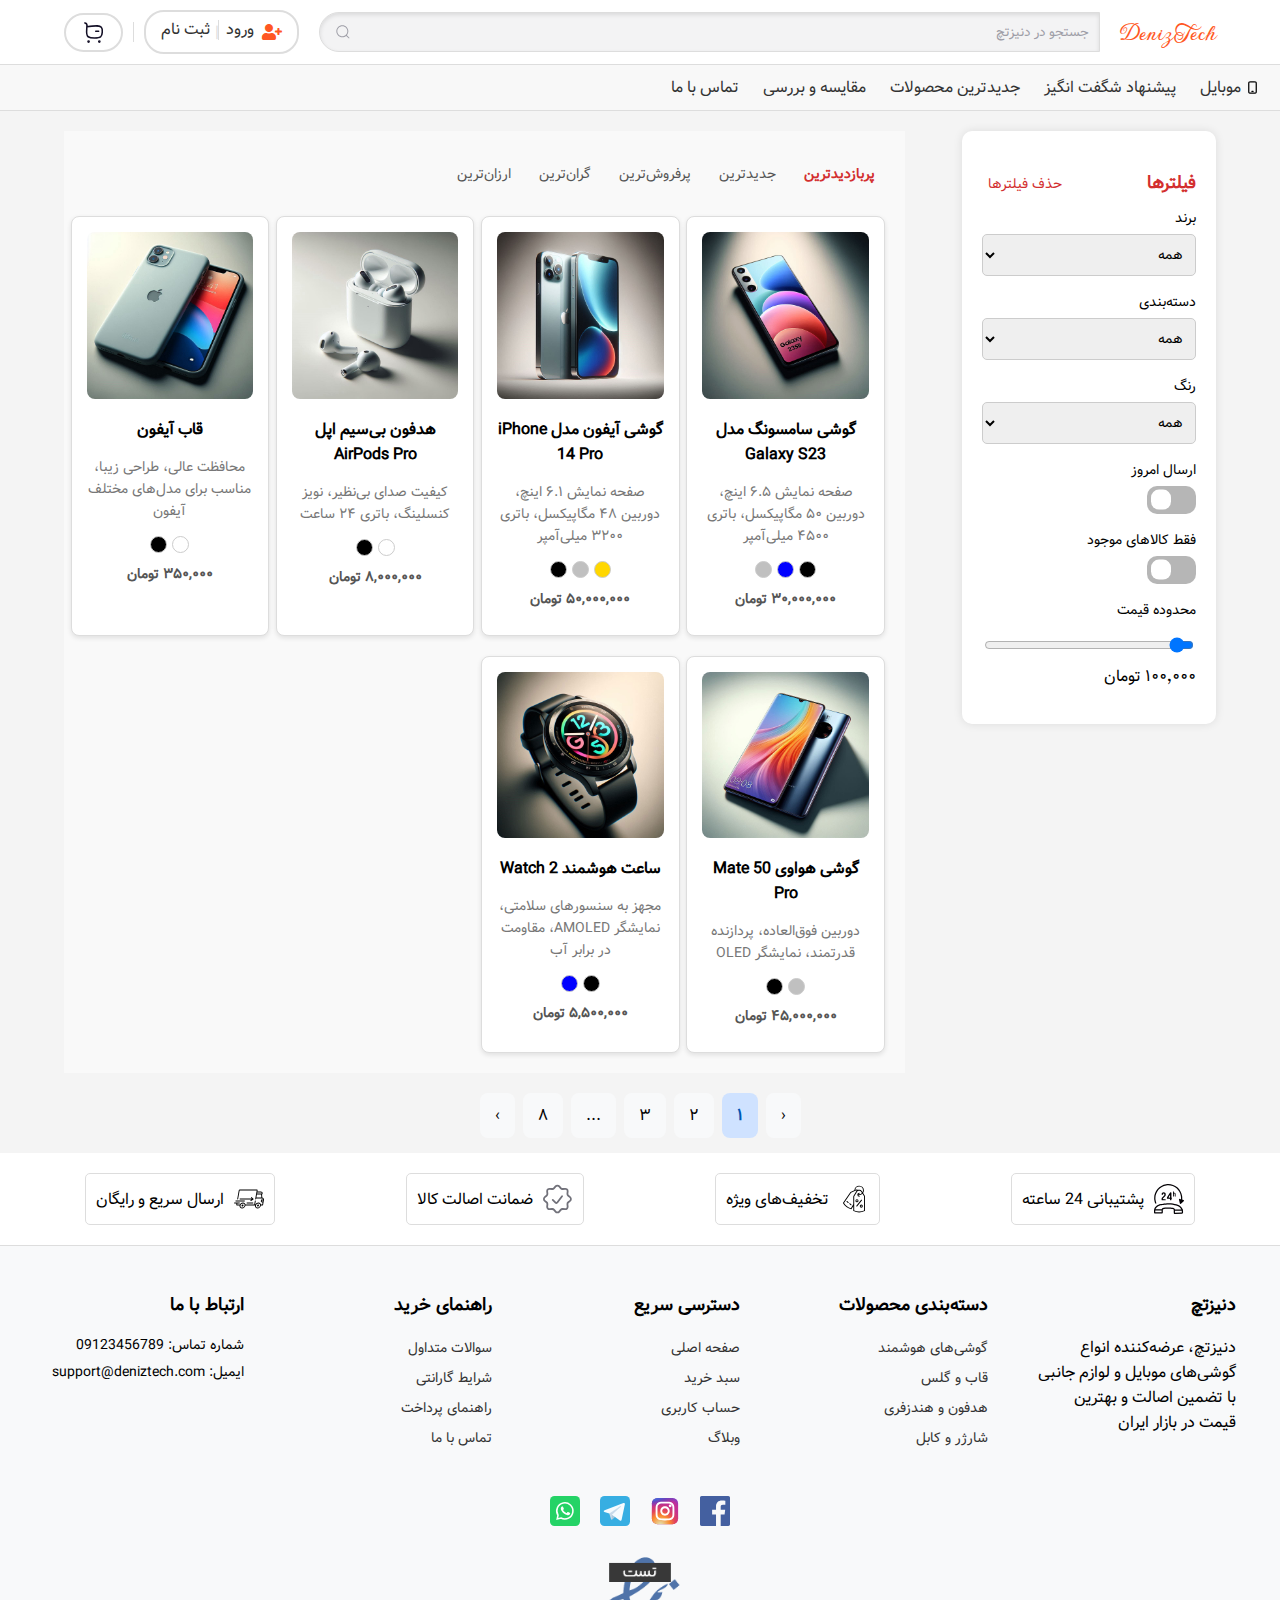
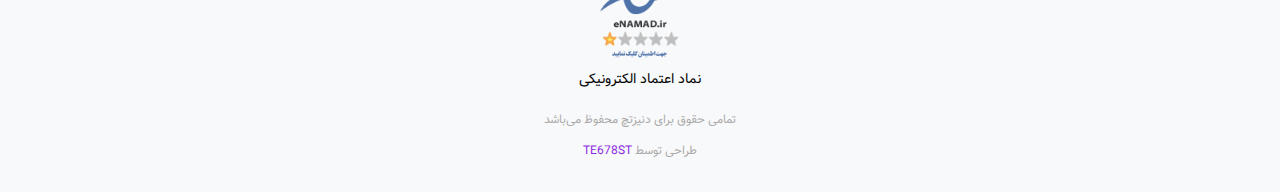
<file: search.html>
<!DOCTYPE html>
<html lang="fa">
<head>
    <meta charset="UTF-8">
    <meta name="viewport" content="width=device-width, initial-scale=1.0">
    <title> فروشگاه اینترنتی دنیزشاپ </title>
    <meta content=" دنیز شاپ بهترین سایت فروشگاهی " name="description">
    <meta content=" فروشگاه دنیز وسایل های الکترونیکی و موبایل و ماشین و غیره " name="keywords">

    <!-- CSS FILE -->
    <link rel="stylesheet" href="css/search.css">

    <!-- Favicons -->
  <link href="img/favicon/favicon.png" rel="icon">

    <!-- FONT -->
    <link rel="stylesheet" href="https://cdnjs.cloudflare.com/ajax/libs/font-awesome/5.15.4/css/all.min.css">
    <link rel="preconnect" href="https://fonts.googleapis.com">
    <link rel="preconnect" href="https://fonts.gstatic.com" crossorigin>
    <link href="https://fonts.googleapis.com/css2?family=Gwendolyn:wght@400;700&display=swap" rel="stylesheet">
    <link rel="stylesheet" href="https://cdn.jsdelivr.net/npm/swiper@11/swiper-bundle.min.css" />
    <link rel="stylesheet" href="https://fonts.googleapis.com/icon?family=Material+Icons">

</head>
<body>

    <header>
        <div class="top-bar">
            <div class="new-container">
                <div class="logo">
                    <a href="index.html"> DenizTech </a>
                </div>
                <div class="search-bar">
                    <div class="group">
                        <svg class="icon" aria-hidden="true" viewBox="0 0 24 24"><g><path d="M21.53 20.47l-3.66-3.66C19.195 15.24 20 13.214 20 11c0-4.97-4.03-9-9-9s-9 4.03-9 9 4.03 9 9 9c2.215 0 4.24-.804 5.808-2.13l3.66 3.66c.147.146.34.22.53.22s.385-.073.53-.22c.295-.293.295-.767.002-1.06zM3.5 11c0-4.135 3.365-7.5 7.5-7.5s7.5 3.365 7.5 7.5-3.365 7.5-7.5 7.5-7.5-3.365-7.5-7.5z"></path></g></svg>
                        <input placeholder="جستجو در دنیزتچ" type="search" class="input">
                    </div>
                </div>
                <div class="user-options">
                    <a href="login.html" class="login-register">
                        <i class="fas fa-user-plus"></i>
                        <div class="text">
                                <span class="login">ورود</span>
                                <span class="separator">|</span>
                                <span class="register">ثبت‌ نام</span>
                        </div>
                    </a>
                    <div class="separator"></div>
                    <div class="hereo">
                        <a href="sabad.html"><img src="img/icon/buy-svgrepo-com.svg" alt="shop cart"></a>
                    </div>
                </div>
            </div>
        </div>

        <div class="mobile-radio-buttons">
            <div class="radio-button">
                <input type="radio" id="radio1" name="radio" checked>
                <label for="radio1">
                    <a href="login.html">
                    <img src="img/icon/profile-svgrepo-com.svg"/>
                    <span> حساب کاربری </span>
                    </a>
                </label>
            </div>
            <div class="radio-button">
                <input type="radio" id="radio2" name="radio">
                <label for="radio2">
                <a href="index.html">
                    <img src="img/icon/home-svgrepo-com.svg"/>
                    <span> صفحه اصلی </span>
                </a>
                </label>    
            </div>
            <div class="radio-button">
                <input type="radio" id="radio3" name="radio">
                <label for="radio3">
                    <a href="sabad.html">
                        <img src="img/icon/buy-svgrepo-com.svg"/>
                        <span> سبد خرید </span>
                    </a>   
                </label> 
            </div>
        </div>

        <div class="navbar">
            <div class="navbar-top">
                <div>
                    <div class="dropdown">
                        <a href="#" class="tree"><img src="img/icon/mobile-alt-1-svgrepo-com.svg"> موبایل </a>
                        <div class="dropdown-content">
                            <div class="sidebar">
                                <ul>
                                    <li class="has-submenu"> <img src="img/icon/samsung-svgrepo-com.svg"/> سامسونگ
                                        <div class="submenu">
                                            <div class="menu-category">
                                                <h3> جدیدترین سامسونگ </h3>
                                                <ul>
                                                    <li><a href="#">گلکسی S24 Ultra</a></li>
                                                    <li><a href="#">گلکسی S24 Plus</a></li>
                                                    <li><a href="#">گلکسی S24</a></li>
                                                    <li><a href="#">گلکسی Z Fold 5</a></li>
                                                    <li><a href="#">گلکسی Z Flip 5</a></li>
                                                    <li><a href="#">گلکسی A55</a></li>
                                                </ul>
                                            </div>
                                            <div class="menu-category">
                                                <h3> پر فروش‌ترین سامسونگ </h3>
                                                <ul>
                                                    <li><a href="#">گلکسی A54</a></li>
                                                    <li><a href="#">گلکسی A34</a></li>
                                                    <li><a href="#">گلکسی M14</a></li>
                                                    <li><a href="#">گلکسی S23 FE</a></li>
                                                    <li><a href="#">گلکسی M54</a></li>
                                                    <li><a href="#">گلکسی A24</a></li>
                                                </ul>
                                            </div>
                                            <div class="menu-category">
                                                <h3> لوازم جانبی سامسونگ </h3>
                                                <ul>
                                                    <li><a href="#">هدفون بی‌سیم Galaxy Buds 2 Pro</a></li>
                                                    <li><a href="#">ساعت هوشمند Galaxy Watch 6</a></li>
                                                    <li><a href="#">قاب و کاور گوشی</a></li>
                                                    <li><a href="#">محافظ صفحه نمایش</a></li>
                                                    <li><a href="#">شارژر بی‌سیم سامسونگ</a></li>
                                                    <li><a href="#">قلم S Pen</a></li>
                                                </ul>
                                            </div>
                                        </div>                                        
                                    </li>
                                <div class="apple">
                                    <li class="has-submenu"><img src="img/icon/apple-svgrepo-com.svg"/> اپل
                                        <div class="submenu">
                                            <div class="menu-category">
                                                <h3> جدیدترین اپل </h3>
                                                <ul>
                                                    <li><a href="#">آیفون 15 پرو مکس</a></li>
                                                    <li><a href="#">آیفون 15 پرو</a></li>
                                                    <li><a href="#">آیفون 15 پلاس</a></li>
                                                    <li><a href="#">آیفون 15</a></li>
                                                    <li><a href="#">آیپد پرو M2</a></li>
                                                    <li><a href="#">مک‌بوک پرو M3</a></li>
                                                </ul>
                                            </div>
                                            <div class="menu-category">
                                                <h3> پر فروش‌ترین اپل </h3>
                                                <ul>
                                                    <li><a href="#">آیفون 14 پرو مکس</a></li>
                                                    <li><a href="#">آیفون 13</a></li>
                                                    <li><a href="#">آیپد ایر M1</a></li>
                                                    <li><a href="#">مک‌بوک ایر M2</a></li>
                                                    <li><a href="#">اپل واچ سری 8</a></li>
                                                    <li><a href="#">ایرپاد پرو 2</a></li>
                                                </ul>
                                            </div>
                                            <div class="menu-category">
                                                <h3> لوازم جانبی اپل </h3>
                                                <ul>
                                                    <li><a href="#">ایرپاد پرو (نسل دوم)</a></li>
                                                    <li><a href="#">اپل واچ سری 9</a></li>
                                                    <li><a href="#">قلم اپل (Apple Pencil)</a></li>
                                                    <li><a href="#">کیبورد مجیک اپل</a></li>
                                                    <li><a href="#">کاور و گلس آیفون</a></li>
                                                    <li><a href="#">شارژر MagSafe</a></li>
                                                </ul>
                                            </div>
                                        </div>                                        
                                    </li>
                                </div>
                                <div class="xiaomi">
                                    <li class="has-submenu"><img src="img/icon/xiaomi-svgrepo-com.svg"/> شیائومی
                                        <div class="submenu">
                                            <div class="menu-category">
                                                <h3> جدیدترین شیائومی </h3>
                                                <ul>
                                                    <li><a href="#">شیائومی 14 پرو</a></li>
                                                    <li><a href="#">شیائومی 14</a></li>
                                                    <li><a href="#">ردمی نوت 13 پرو پلاس</a></li>
                                                    <li><a href="#">ردمی نوت 13 پرو</a></li>
                                                    <li><a href="#">پوکو X5 پرو</a></li>
                                                    <li><a href="#">پوکو F5</a></li>
                                                </ul>
                                            </div>
                                            <div class="menu-category">
                                                <h3> پر فروش‌ترین شیائومی </h3>
                                                <ul>
                                                    <li><a href="#">شیائومی 13T پرو</a></li>
                                                    <li><a href="#">ردمی نوت 12 پرو</a></li>
                                                    <li><a href="#">ردمی نوت 12</a></li>
                                                    <li><a href="#">پوکو X4 GT</a></li>
                                                    <li><a href="#">شیائومی 12 لایت</a></li>
                                                    <li><a href="#">ردمی 12</a></li>
                                                </ul>
                                            </div>
                                            <div class="menu-category">
                                                <h3> لوازم جانبی شیائومی </h3>
                                                <ul>
                                                    <li><a href="#">ساعت هوشمند شیائومی</a></li>
                                                    <li><a href="#">هدفون بلوتوثی شیائومی</a></li>
                                                    <li><a href="#">پاوربانک شیائومی</a></li>
                                                    <li><a href="#">دوربین نظارتی شیائومی</a></li>
                                                    <li><a href="#">کاور و گلس گوشی</a></li>
                                                    <li><a href="#">شارژر فست شارژ شیائومی</a></li>
                                                </ul>
                                            </div>
                                        </div>                                        
                                    </li>
                                </div>
                                <div class="Huawei">    
                                    <li class="has-submenu"><img src="img/icon/huawei-svgrepo-com.svg"/> هواوی
                                        <div class="submenu">
                                            <div class="menu-category">
                                                <h3> جدیدترین هواوی </h3>
                                                <ul>
                                                    <li><a href="#">هواوی P60 پرو</a></li>
                                                    <li><a href="#">هواوی P60</a></li>
                                                    <li><a href="#">هواوی Mate 60 پرو</a></li>
                                                    <li><a href="#">هواوی Mate X3 (تاشو)</a></li>
                                                    <li><a href="#">هواوی Nova 11</a></li>
                                                    <li><a href="#">هواوی Nova Y91</a></li>
                                                </ul>
                                            </div>
                                            <div class="menu-category">
                                                <h3> پر فروش‌ترین هواوی </h3>
                                                <ul>
                                                    <li><a href="#">هواوی Mate 50 پرو</a></li>
                                                    <li><a href="#">هواوی Nova 10 پرو</a></li>
                                                    <li><a href="#">هواوی P50 پرو</a></li>
                                                    <li><a href="#">هواوی Y9a</a></li>
                                                    <li><a href="#">هواوی Y7a</a></li>
                                                    <li><a href="#">هواوی Nova 8i</a></li>
                                                </ul>
                                            </div>
                                            <div class="menu-category">
                                                <h3> لوازم جانبی هواوی </h3>
                                                <ul>
                                                    <li><a href="#">ساعت هوشمند هواوی</a></li>
                                                    <li><a href="#">هدفون FreeBuds هواوی</a></li>
                                                    <li><a href="#">پاوربانک و شارژر هواوی</a></li>
                                                    <li><a href="#">کاور و محافظ صفحه نمایش</a></li>
                                                    <li><a href="#">دوربین امنیتی هواوی</a></li>
                                                    <li><a href="#">کیبورد و موس بی‌سیم هواوی</a></li>
                                                </ul>
                                            </div>
                                        </div>                                        
                                    </li>
                                </div>
                                <div class="nokia">
                                    <li class="has-submenu"><img src="img/icon/nokia-svgrepo-com.svg"/> نوکیا
                                        <div class="submenu">
                                            <div class="menu-category">
                                                <h3> جدیدترین نوکیا </h3>
                                                <ul>
                                                    <li><a href="#">نوکیا G60 5G</a></li>
                                                    <li><a href="#">نوکیا X30 5G</a></li>
                                                    <li><a href="#">نوکیا C32</a></li>
                                                    <li><a href="#">نوکیا C22</a></li>
                                                    <li><a href="#">نوکیا G22</a></li>
                                                    <li><a href="#">نوکیا T21 (تبلت)</a></li>
                                                </ul>
                                            </div>
                                            <div class="menu-category">
                                                <h3> پر فروش‌ترین نوکیا </h3>
                                                <ul>
                                                    <li><a href="#">نوکیا G50 5G</a></li>
                                                    <li><a href="#">نوکیا X20</a></li>
                                                    <li><a href="#">نوکیا C30</a></li>
                                                    <li><a href="#">نوکیا 2720 Flip</a></li>
                                                    <li><a href="#">نوکیا 3310 (نسخه جدید)</a></li>
                                                    <li><a href="#">نوکیا 8210 4G</a></li>
                                                </ul>
                                            </div>
                                            <div class="menu-category">
                                                <h3> لوازم جانبی نوکیا </h3>
                                                <ul>
                                                    <li><a href="#">هدفون و هندزفری نوکیا</a></li>
                                                    <li><a href="#">پاوربانک و شارژر نوکیا</a></li>
                                                    <li><a href="#">قاب و محافظ صفحه نمایش</a></li>
                                                    <li><a href="#">ساعت هوشمند نوکیا</a></li>
                                                    <li><a href="#">تبلت و لوازم جانبی</a></li>
                                                    <li><a href="#">کیبورد و موس بی‌سیم نوکیا</a></li>
                                                </ul>
                                            </div>
                                        </div>                                        
                                    </li>
                                </div>  
                            </ul>
                        </div>    
                    </div> 
                </div>
                <li class="menu-special"><a href="index.html"> پیشنهاد شگفت‌ انگیز </a></li>
                <li class="menu-special"><a href="index.html"> جدیدترین محصولات </a></li>
                <li class="menu-special"><a href="index.html"> مقایسه و بررسی </a></li>
                <li class="menu-special"><a href="phone.html"> تماس با ما </a></li>
                </ul>
                </div>
            </div>
        </div>
    </header>


    <div class="container">
        <button class="filter-toggle">فیلتر</button>    
        <aside class="filter-section">
            <button class="close-filter"><img src="img/icon/arrow-right.svg"/></button> 
            <div class="fliter">
                <h3>فیلترها</h3>
                <button class="clear-filters">حذف فیلترها</button>
            </div>    
                <div class="filter-option">
                    <label for="brand">برند</label>
                    <select id="brand">
                        <option value="all">همه</option>
                        <option value="samsung">سامسونگ</option>
                        <option value="apple">اپل</option>
                        <option value="xiaomi">شیائومی</option>
                    </select>
                </div>
                <div class="filter-option">
                    <label for="category">دسته‌بندی</label>
                    <select id="category">
                        <option value="all">همه</option>
                        <option value="mobile">موبایل</option>
                        <option value="accessories">لوازم جانبی</option>
                    </select>
                </div>
                <div class="filter-option">
                    <label for="color">رنگ</label>
                    <select id="color">
                        <option value="all">همه</option>
                        <option value="white">سفید</option>
                        <option value="black">مشکی</option>
                        <option value="gray">خاکستری</option>
                        <option value="blue">آبی</option>
                        <option value="red">قرمز</option>
                        <option value="gold">طلایی</option>
                        <option value="silver">نقره‌ای</option>
                    </select>
                </div>
                <div class="filter-option">
                    <label for="fast-shipping">ارسال امروز</label>
                    <label class="switch">
                        <input type="checkbox" id="fast-shipping">
                        <span class="slider round"></span>
                    </label>
                </div>
                <div class="filter-option">
                    <label for="in-stock">فقط کالاهای موجود</label>
                    <label class="switch">
                        <input type="checkbox" id="in-stock">
                        <span class="slider round"></span>
                    </label>
                </div>
                <div class="filter-option">
                    <label for="price-range">محدوده قیمت</label>
                    <div class="price-slider-container">
                        <input type="range" id="price-range" min="100000" max="300000000" step="1000" value="100000" oninput="updatePriceValue(this.value)">
                    </div>
                    <span id="price-value">۱۰۰٬۰۰۰  تومان </span>
                </div>
        </aside>
    
        <main class="product-list">
            <nav class="sorting-options">
                <a href="#" class="active">پربازدیدترین</a>
                <a href="#">جدیدترین</a>
                <a href="#">پرفروش‌ترین</a>
                <a href="#">گران‌ترین</a>
                <a href="#">ارزان‌ترین</a>
            </nav>
            <section class="products">
                <div class="product-card">
                    <img src="img/first page/Galaxy S23 FE.jpeg" alt="گوشی سامسونگ">
                    <h4>گوشی سامسونگ مدل Galaxy S23</h4>
                    <p>صفحه نمایش ۶.۵ اینچ، دوربین ۵۰ مگاپیکسل، باتری ۴۵۰۰ میلی‌آمپر</p>
                    <div class="color-options">
                        <span class="color-circle" style="background-color: black;"></span>
                        <span class="color-circle" style="background-color: blue;"></span>
                        <span class="color-circle" style="background-color: silver;"></span>
                    </div>
                    <span class="price">۳۰,۰۰۰,۰۰۰ تومان</span>
                </div>
                <div class="product-card">
                    <img src="img/first page/iphone14.jpeg" alt="گوشی آیفون">
                    <h4>گوشی آیفون مدل iPhone 14 Pro</h4>
                    <p>صفحه نمایش ۶.۱ اینچ، دوربین ۴۸ مگاپیکسل، باتری ۳۲۰۰ میلی‌آمپر</p>
                    <div class="color-options">
                        <span class="color-circle" style="background-color: gold;"></span>
                        <span class="color-circle" style="background-color: silver;"></span>
                        <span class="color-circle" style="background-color: black;"></span>
                    </div>
                    <span class="price">۵۰,۰۰۰,۰۰۰ تومان</span>
                </div>
                <div class="product-card">
                    <img src="img/first page/airpad iphone.jpeg" alt="هدفون بی‌سیم">
                    <h4>هدفون بی‌سیم اپل AirPods Pro</h4>
                    <p>کیفیت صدای بی‌نظیر، نویز کنسلینگ، باتری ۲۴ ساعت</p>
                    <div class="color-options">
                        <span class="color-circle" style="background-color: white;"></span>
                        <span class="color-circle" style="background-color: black;"></span>
                    </div>
                    <span class="price">۸,۰۰۰,۰۰۰ تومان</span>
                </div>
                <div class="product-card">
                    <img src="img/first page/gab iphone.jpeg" alt="قاب آیفون">
                    <h4>قاب آیفون</h4>
                    <p>محافظت عالی، طراحی زیبا، مناسب برای مدل‌های مختلف آیفون</p>
                    <div class="color-options">
                        <span class="color-circle" style="background-color: white;"></span>
                        <span class="color-circle" style="background-color: black;"></span>
                    </div>
                    <span class="price">۳۵۰,۰۰۰ تومان</span>
                </div>
                
                <div class="product-card">
                    <img src="img/first page/Huawei Mate 50 Pro.jpeg" alt="هواوی Mate 50 Pro">
                    <h4>گوشی هواوی Mate 50 Pro</h4>
                    <p>دوربین فوق‌العاده، پردازنده قدرتمند، نمایشگر OLED</p>
                    <div class="color-options">
                        <span class="color-circle" style="background-color: silver;"></span>
                        <span class="color-circle" style="background-color: black;"></span>
                    </div>
                    <span class="price">۴۵,۰۰۰,۰۰۰ تومان</span>
                </div>
                
                <div class="product-card">
                    <img src="img/first page/watch 2.jpeg" alt="ساعت هوشمند">
                    <h4>ساعت هوشمند Watch 2</h4>
                    <p>مجهز به سنسورهای سلامتی، نمایشگر AMOLED، مقاومت در برابر آب</p>
                    <div class="color-options">
                        <span class="color-circle" style="background-color: black;"></span>
                        <span class="color-circle" style="background-color: blue;"></span>
                    </div>
                    <span class="price">۵,۵۰۰,۰۰۰ تومان</span>
                </div>                
            </section>
        </main>
    </div>
    <nav class="pagination">
        <button class="prev-page">&#x2039;</button>
        <button class="page-number active">۱</button>
        <button class="page-number">۲</button>
        <button class="page-number">۳</button>
        <button class="page-number">...</button>
        <button class="page-number">۸</button>
        <button class="next-page">&#x203A;</button>
    </nav>


    <div class="header-section">
        <div class="fast-delivery">
            <img src="img/icon/24-hours-phone-attention-service-svgrepo-com.svg" alt="پشتیبانی 24 ساعته">
            <span> پشتیبانی 24 ساعته </span>
        </div>
        <div class="permanent-discounts">
            <img src="img/icon/discount-tag-discount-ecommerce-svgrepo-com.svg" alt="تخفیف‌های ویژه">
            <span> تخفیف‌های ویژه </span>
        </div>
        <div class="authenticity-guarantee">
            <img src="img/icon/warranty-svgrepo-com.svg" alt="ضمانت اصالت کالا">
            <span> ضمانت اصالت کالا </span>
        </div>
        <div class="nationwide-shipping">
            <img src="img/icon/fast-delivery-truck-svgrepo-com.svg" alt="ارسال سریع و رایگان">
            <span> ارسال سریع و رایگان </span>
        </div>
    </div>
    
    <footer>
        <div class="footer-container">
            <div class="deniztech-info">
                <h2> دنیزتچ </h2>
                <p> دنیزتچ، عرضه‌کننده انواع گوشی‌های موبایل و لوازم جانبی با تضمین اصالت و بهترین قیمت در بازار ایران </p>
            </div>
    
            <div class="lavazem">
                <h2 class="daste"> دسته‌بندی محصولات </h2>
                <ul>
                    <li><a href="#">گوشی‌های هوشمند</a></li>
                    <li><a href="#">قاب و گلس</a></li>
                    <li><a href="#">هدفون و هندزفری</a></li>
                    <li><a href="#">شارژر و کابل</a></li>
                </ul>
            </div>
    
            <div class="quick-access">
                <h2> دسترسی سریع </h2>
                <ul>
                    <li><a href="#">صفحه اصلی</a></li>
                    <li><a href="#">سبد خرید</a></li>
                    <li><a href="#">حساب کاربری</a></li>
                    <li><a href="#">وبلاگ</a></li>
                </ul>
            </div>
    
            <div class="useful-links">
                <h2> راهنمای خرید </h2>
                <ul>
                    <li><a href="#">سوالات متداول</a></li>
                    <li><a href="#">شرایط گارانتی</a></li>
                    <li><a href="#">راهنمای پرداخت</a></li>
                    <li><a href="#">تماس با ما</a></li>
                </ul>
            </div>
    
            <div class="contact-information">
                <h2> ارتباط با ما </h2>
                <p>شماره تماس: 09123456789</p>
                <p>ایمیل: support@deniztech.com</p>
            </div>
        </div>
    
        <div class="social-media-links">
            <a href="#"><img src="img/icon/facebook-color-svgrepo-com.svg" alt="Facebook"></a>
            <a href="#"><img src="img/icon/instagram-1-svgrepo-com.svg" alt="Instagram"></a>
            <a href="#"><img src="img/icon/telegram-svgrepo-com.svg" alt="Telegram"></a>
            <a href="#"><img src="img/icon/whatsapp-svgrepo-com.svg" alt="WhatsApp"></a>
        </div>
    
        <div class="electronic-trust-symbol">
            <img src="img/enamad.png" alt="نماد اعتماد الکترونیکی">
            <span>نماد اعتماد الکترونیکی</span>
        </div>
    
        <div class="designer">
            <p> تمامی حقوق برای دنیزتچ محفوظ می‌باشد </p>
            <p> طراحی توسط <a href="#"> TE678ST </a> </p>
        </div>
    </footer>
    


    <script src="js/search.js"></script>

</body>
</html>
</file>
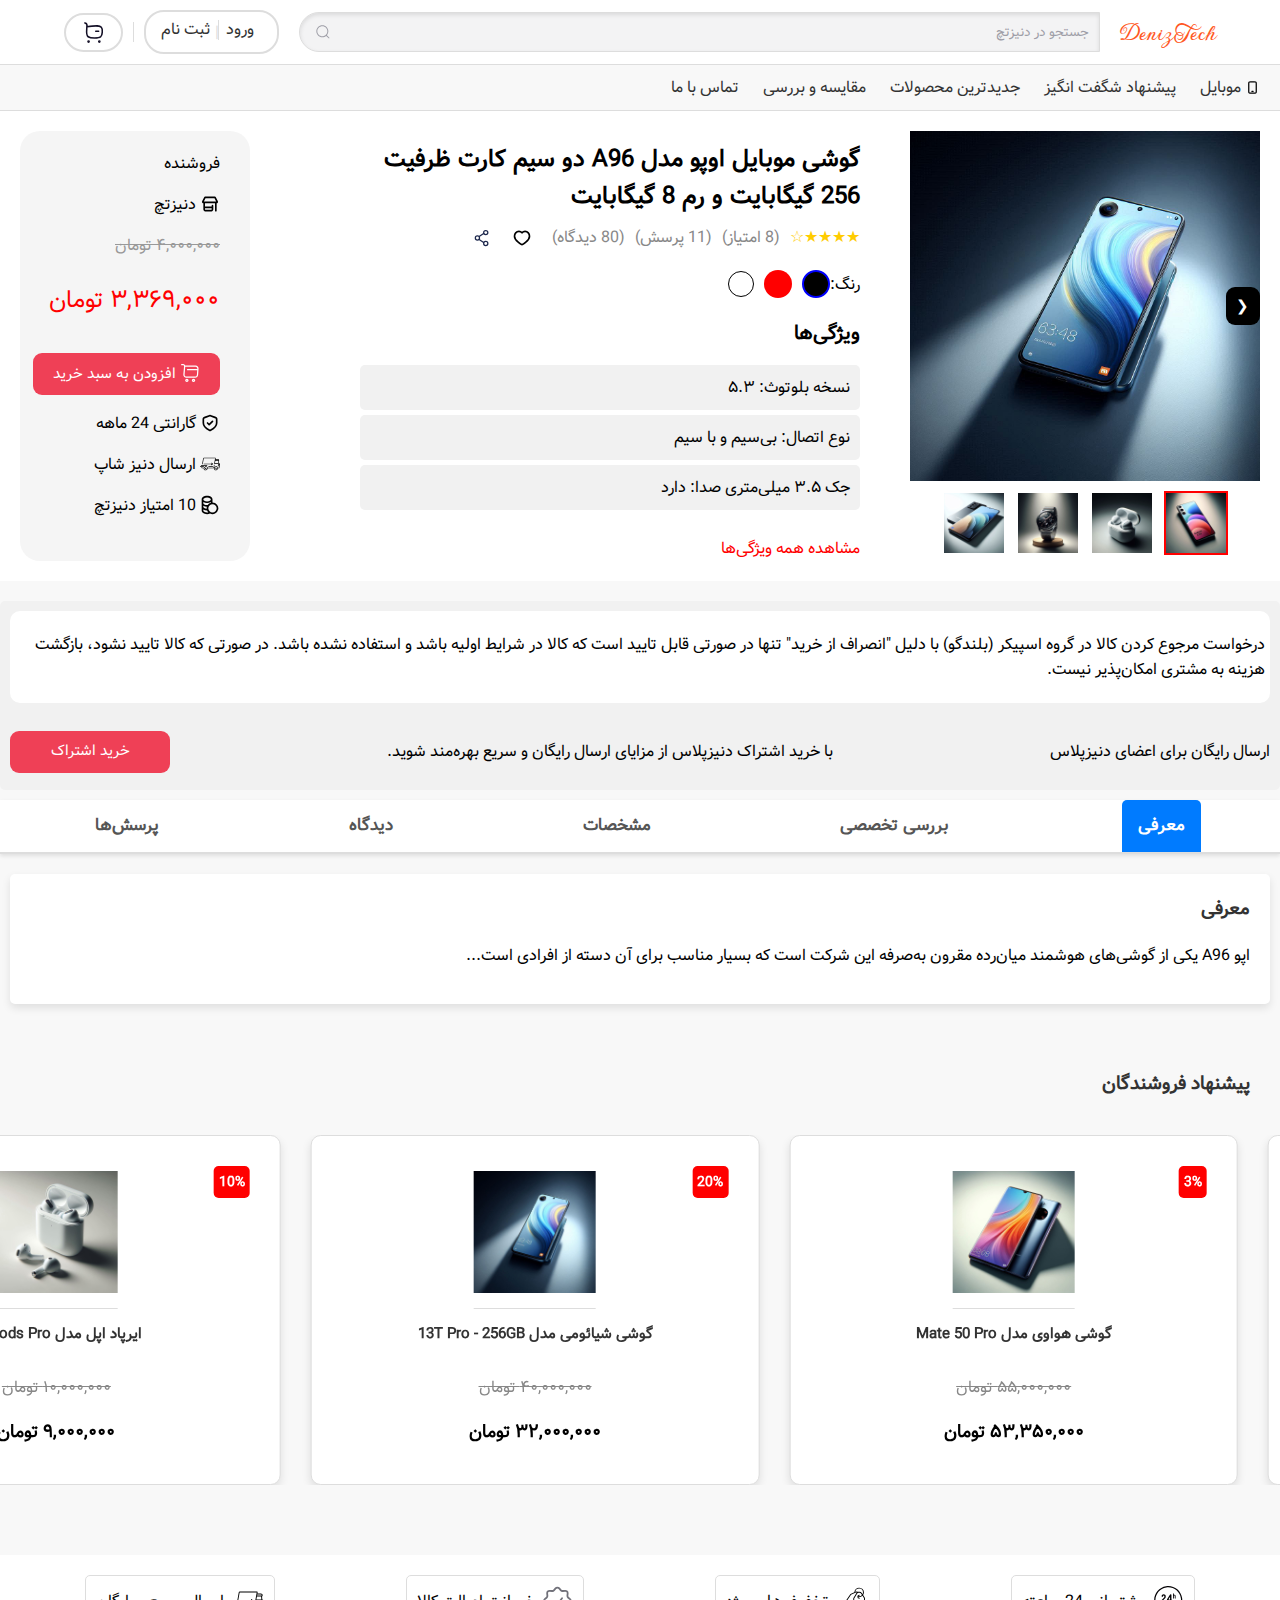
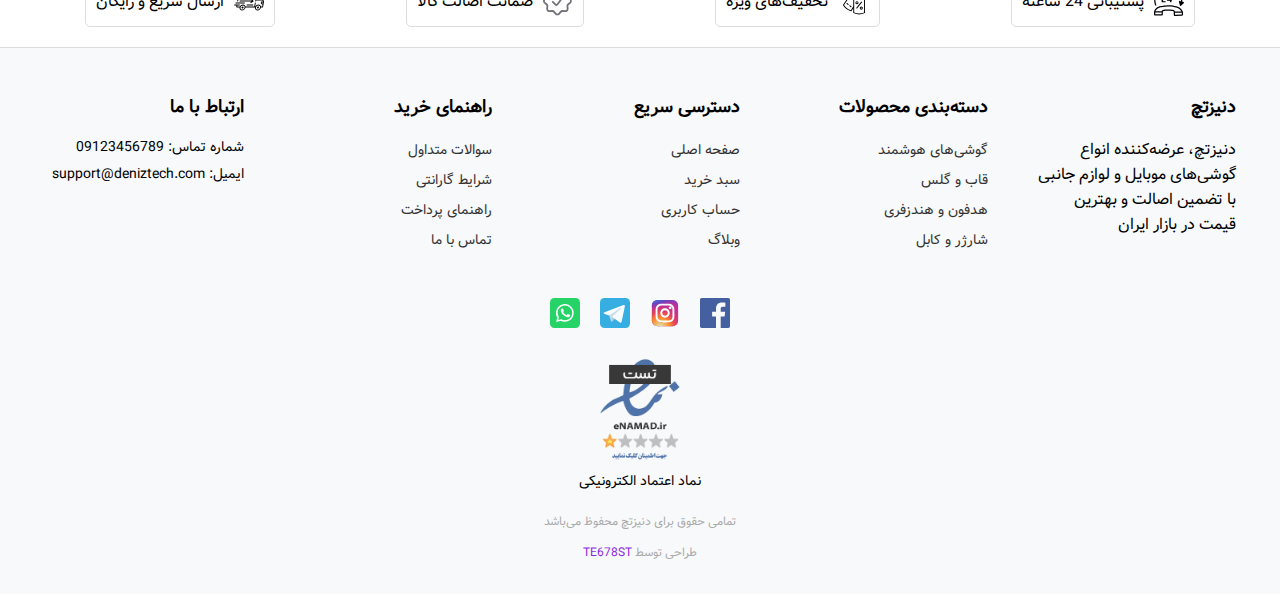
<file: show.html>
<!DOCTYPE html>
<html lang="fa">
<head>
    <meta charset="UTF-8">
    <meta name="viewport" content="width=device-width, initial-scale=1.0">
    <title> فروشگاه اینترنتی دنیزتچ </title>
    <meta content=" دنیز شاپ بهترین سایت فروشگاهی " name="description">
    <meta content=" فروشگاه دنیز وسایل های الکترونیکی و موبایل و ماشین و غیره " name="keywords">

    <!-- CSS FILE -->
    <link rel="stylesheet" href="css/show.css">
    

    <!-- Favicons -->
  <link href="img/favicon/favicon.png" rel="icon">

  <link href="https://fonts.googleapis.com/css2?family=Gwendolyn:wght@400;700&display=swap" rel="stylesheet">
  <link rel="stylesheet" href="https://cdn.jsdelivr.net/npm/swiper@11/swiper-bundle.min.css" />
  <link rel="stylesheet" href="https://fonts.googleapis.com/icon?family=Material+Icons">
  <link href="https://fonts.googleapis.com/css2?family=Gwendolyn:wght@400;700&display=swap" rel="stylesheet">  

</head>
<body>

    <header>
        <div class="top-bar">
            <div class="new-container">
                <div class="logo">
                    <a href="index.html"> DenizTech </a>
                </div>
                <div class="search-bar">
                    <div class="group">
                        <svg class="icon" aria-hidden="true" viewBox="0 0 24 24"><g><path d="M21.53 20.47l-3.66-3.66C19.195 15.24 20 13.214 20 11c0-4.97-4.03-9-9-9s-9 4.03-9 9 4.03 9 9 9c2.215 0 4.24-.804 5.808-2.13l3.66 3.66c.147.146.34.22.53.22s.385-.073.53-.22c.295-.293.295-.767.002-1.06zM3.5 11c0-4.135 3.365-7.5 7.5-7.5s7.5 3.365 7.5 7.5-3.365 7.5-7.5 7.5-7.5-3.365-7.5-7.5z"></path></g></svg>
                        <input placeholder="جستجو در دنیزتچ" type="search" class="input">
                    </div>
                </div>
                <div class="user-options">
                    <a href="login.html" class="login-register">
                        <i class="fas fa-user-plus"></i>
                        <div class="text">
                                <span class="login">ورود</span>
                                <span class="separator">|</span>
                                <span class="register">ثبت‌ نام</span>
                        </div>
                    </a>
                    <div class="separator"></div>
                    <div class="hereo">
                        <a href="sabad.html"><img src="img/icon/buy-svgrepo-com.svg" alt="shop cart"></a>
                    </div>
                </div>
            </div>
        </div>

        <div class="mobile-radio-buttons">
            <div class="radio-button">
                <input type="radio" id="radio1" name="radio" checked>
                <label for="radio1">
                    <a href="login.html">
                    <img src="img/icon/profile-svgrepo-com.svg"/>
                    <span> حساب کاربری </span>
                    </a>
                </label>
            </div>
            <div class="radio-button">
                <input type="radio" id="radio2" name="radio">
                <label for="radio2">
                <a href="index.html">
                    <img src="img/icon/home-svgrepo-com.svg"/>
                    <span> صفحه اصلی </span>
                </a>
                </label>    
            </div>
            <div class="radio-button">
                <input type="radio" id="radio3" name="radio">
                <label for="radio3">
                    <a href="sabad.html">
                        <img src="img/icon/buy-svgrepo-com.svg"/>
                        <span> سبد خرید </span>
                    </a>   
                </label> 
            </div>
        </div>

        <div class="navbar">
            <div class="navbar-top">
                <div>
                    <div class="dropdown">
                        <a href="#" class="tree"><img src="img/icon/mobile-alt-1-svgrepo-com.svg"> موبایل </a>
                        <div class="dropdown-content">
                            <div class="sidebar">
                                <ul>
                                    <li class="has-submenu"> <img src="img/icon/samsung-svgrepo-com.svg"/> سامسونگ
                                        <div class="submenu">
                                            <div class="menu-category">
                                                <h3> جدیدترین سامسونگ </h3>
                                                <ul>
                                                    <li><a href="#">گلکسی S24 Ultra</a></li>
                                                    <li><a href="#">گلکسی S24 Plus</a></li>
                                                    <li><a href="#">گلکسی S24</a></li>
                                                    <li><a href="#">گلکسی Z Fold 5</a></li>
                                                    <li><a href="#">گلکسی Z Flip 5</a></li>
                                                    <li><a href="#">گلکسی A55</a></li>
                                                </ul>
                                            </div>
                                            <div class="menu-category">
                                                <h3> پر فروش‌ترین سامسونگ </h3>
                                                <ul>
                                                    <li><a href="#">گلکسی A54</a></li>
                                                    <li><a href="#">گلکسی A34</a></li>
                                                    <li><a href="#">گلکسی M14</a></li>
                                                    <li><a href="#">گلکسی S23 FE</a></li>
                                                    <li><a href="#">گلکسی M54</a></li>
                                                    <li><a href="#">گلکسی A24</a></li>
                                                </ul>
                                            </div>
                                            <div class="menu-category">
                                                <h3> لوازم جانبی سامسونگ </h3>
                                                <ul>
                                                    <li><a href="#">هدفون بی‌سیم Galaxy Buds 2 Pro</a></li>
                                                    <li><a href="#">ساعت هوشمند Galaxy Watch 6</a></li>
                                                    <li><a href="#">قاب و کاور گوشی</a></li>
                                                    <li><a href="#">محافظ صفحه نمایش</a></li>
                                                    <li><a href="#">شارژر بی‌سیم سامسونگ</a></li>
                                                    <li><a href="#">قلم S Pen</a></li>
                                                </ul>
                                            </div>
                                        </div>                                        
                                    </li>
                                <div class="apple">
                                    <li class="has-submenu"><img src="img/icon/apple-svgrepo-com.svg"/> اپل
                                        <div class="submenu">
                                            <div class="menu-category">
                                                <h3> جدیدترین اپل </h3>
                                                <ul>
                                                    <li><a href="#">آیفون 15 پرو مکس</a></li>
                                                    <li><a href="#">آیفون 15 پرو</a></li>
                                                    <li><a href="#">آیفون 15 پلاس</a></li>
                                                    <li><a href="#">آیفون 15</a></li>
                                                    <li><a href="#">آیپد پرو M2</a></li>
                                                    <li><a href="#">مک‌بوک پرو M3</a></li>
                                                </ul>
                                            </div>
                                            <div class="menu-category">
                                                <h3> پر فروش‌ترین اپل </h3>
                                                <ul>
                                                    <li><a href="#">آیفون 14 پرو مکس</a></li>
                                                    <li><a href="#">آیفون 13</a></li>
                                                    <li><a href="#">آیپد ایر M1</a></li>
                                                    <li><a href="#">مک‌بوک ایر M2</a></li>
                                                    <li><a href="#">اپل واچ سری 8</a></li>
                                                    <li><a href="#">ایرپاد پرو 2</a></li>
                                                </ul>
                                            </div>
                                            <div class="menu-category">
                                                <h3> لوازم جانبی اپل </h3>
                                                <ul>
                                                    <li><a href="#">ایرپاد پرو (نسل دوم)</a></li>
                                                    <li><a href="#">اپل واچ سری 9</a></li>
                                                    <li><a href="#">قلم اپل (Apple Pencil)</a></li>
                                                    <li><a href="#">کیبورد مجیک اپل</a></li>
                                                    <li><a href="#">کاور و گلس آیفون</a></li>
                                                    <li><a href="#">شارژر MagSafe</a></li>
                                                </ul>
                                            </div>
                                        </div>                                        
                                    </li>
                                </div>
                                <div class="xiaomi">
                                    <li class="has-submenu"><img src="img/icon/xiaomi-svgrepo-com.svg"/> شیائومی
                                        <div class="submenu">
                                            <div class="menu-category">
                                                <h3> جدیدترین شیائومی </h3>
                                                <ul>
                                                    <li><a href="#">شیائومی 14 پرو</a></li>
                                                    <li><a href="#">شیائومی 14</a></li>
                                                    <li><a href="#">ردمی نوت 13 پرو پلاس</a></li>
                                                    <li><a href="#">ردمی نوت 13 پرو</a></li>
                                                    <li><a href="#">پوکو X5 پرو</a></li>
                                                    <li><a href="#">پوکو F5</a></li>
                                                </ul>
                                            </div>
                                            <div class="menu-category">
                                                <h3> پر فروش‌ترین شیائومی </h3>
                                                <ul>
                                                    <li><a href="#">شیائومی 13T پرو</a></li>
                                                    <li><a href="#">ردمی نوت 12 پرو</a></li>
                                                    <li><a href="#">ردمی نوت 12</a></li>
                                                    <li><a href="#">پوکو X4 GT</a></li>
                                                    <li><a href="#">شیائومی 12 لایت</a></li>
                                                    <li><a href="#">ردمی 12</a></li>
                                                </ul>
                                            </div>
                                            <div class="menu-category">
                                                <h3> لوازم جانبی شیائومی </h3>
                                                <ul>
                                                    <li><a href="#">ساعت هوشمند شیائومی</a></li>
                                                    <li><a href="#">هدفون بلوتوثی شیائومی</a></li>
                                                    <li><a href="#">پاوربانک شیائومی</a></li>
                                                    <li><a href="#">دوربین نظارتی شیائومی</a></li>
                                                    <li><a href="#">کاور و گلس گوشی</a></li>
                                                    <li><a href="#">شارژر فست شارژ شیائومی</a></li>
                                                </ul>
                                            </div>
                                        </div>                                        
                                    </li>
                                </div>
                                <div class="Huawei">    
                                    <li class="has-submenu"><img src="img/icon/huawei-svgrepo-com.svg"/> هواوی
                                        <div class="submenu">
                                            <div class="menu-category">
                                                <h3> جدیدترین هواوی </h3>
                                                <ul>
                                                    <li><a href="#">هواوی P60 پرو</a></li>
                                                    <li><a href="#">هواوی P60</a></li>
                                                    <li><a href="#">هواوی Mate 60 پرو</a></li>
                                                    <li><a href="#">هواوی Mate X3 (تاشو)</a></li>
                                                    <li><a href="#">هواوی Nova 11</a></li>
                                                    <li><a href="#">هواوی Nova Y91</a></li>
                                                </ul>
                                            </div>
                                            <div class="menu-category">
                                                <h3> پر فروش‌ترین هواوی </h3>
                                                <ul>
                                                    <li><a href="#">هواوی Mate 50 پرو</a></li>
                                                    <li><a href="#">هواوی Nova 10 پرو</a></li>
                                                    <li><a href="#">هواوی P50 پرو</a></li>
                                                    <li><a href="#">هواوی Y9a</a></li>
                                                    <li><a href="#">هواوی Y7a</a></li>
                                                    <li><a href="#">هواوی Nova 8i</a></li>
                                                </ul>
                                            </div>
                                            <div class="menu-category">
                                                <h3> لوازم جانبی هواوی </h3>
                                                <ul>
                                                    <li><a href="#">ساعت هوشمند هواوی</a></li>
                                                    <li><a href="#">هدفون FreeBuds هواوی</a></li>
                                                    <li><a href="#">پاوربانک و شارژر هواوی</a></li>
                                                    <li><a href="#">کاور و محافظ صفحه نمایش</a></li>
                                                    <li><a href="#">دوربین امنیتی هواوی</a></li>
                                                    <li><a href="#">کیبورد و موس بی‌سیم هواوی</a></li>
                                                </ul>
                                            </div>
                                        </div>                                        
                                    </li>
                                </div>
                                <div class="nokia">
                                    <li class="has-submenu"><img src="img/icon/nokia-svgrepo-com.svg"/> نوکیا
                                        <div class="submenu">
                                            <div class="menu-category">
                                                <h3> جدیدترین نوکیا </h3>
                                                <ul>
                                                    <li><a href="#">نوکیا G60 5G</a></li>
                                                    <li><a href="#">نوکیا X30 5G</a></li>
                                                    <li><a href="#">نوکیا C32</a></li>
                                                    <li><a href="#">نوکیا C22</a></li>
                                                    <li><a href="#">نوکیا G22</a></li>
                                                    <li><a href="#">نوکیا T21 (تبلت)</a></li>
                                                </ul>
                                            </div>
                                            <div class="menu-category">
                                                <h3> پر فروش‌ترین نوکیا </h3>
                                                <ul>
                                                    <li><a href="#">نوکیا G50 5G</a></li>
                                                    <li><a href="#">نوکیا X20</a></li>
                                                    <li><a href="#">نوکیا C30</a></li>
                                                    <li><a href="#">نوکیا 2720 Flip</a></li>
                                                    <li><a href="#">نوکیا 3310 (نسخه جدید)</a></li>
                                                    <li><a href="#">نوکیا 8210 4G</a></li>
                                                </ul>
                                            </div>
                                            <div class="menu-category">
                                                <h3> لوازم جانبی نوکیا </h3>
                                                <ul>
                                                    <li><a href="#">هدفون و هندزفری نوکیا</a></li>
                                                    <li><a href="#">پاوربانک و شارژر نوکیا</a></li>
                                                    <li><a href="#">قاب و محافظ صفحه نمایش</a></li>
                                                    <li><a href="#">ساعت هوشمند نوکیا</a></li>
                                                    <li><a href="#">تبلت و لوازم جانبی</a></li>
                                                    <li><a href="#">کیبورد و موس بی‌سیم نوکیا</a></li>
                                                </ul>
                                            </div>
                                        </div>                                        
                                    </li>
                                </div>  
                            </ul>
                        </div>    
                    </div> 
                </div>
                <li class="menu-special"><a href="index.html"> پیشنهاد شگفت‌ انگیز </a></li>
                <li class="menu-special"><a href="index.html"> جدیدترین محصولات </a></li>
                <li class="menu-special"><a href="index.html"> مقایسه و بررسی </a></li>
                <li class="menu-special"><a href="phone.html"> تماس با ما </a></li>
                </ul>
                </div>
            </div>
        </div>
    </header>


    <div class="container">
        <div class="product-images">
            <div class="slider">
                <button class="prev" onclick="changeSlide(-1)">&#10095;</button>
                <img class="active" src="img/first page/13T Pro - 256GB.jpeg" alt="محصول">
                <img src="img/first page/airpad iphone.jpeg" alt="محصول">
                <img src="img/first page/airpad.jpeg" alt="محصول">
                <img src="img/first page/bi sim samsung.jpeg" alt="محصول">
                <button class="next" onclick="changeSlide(1)">&#10094;</button>
            </div>
            <div class="thumbnails">
                <img src="img/first page/Galaxy S23 FE.jpeg" alt="Thumbnail 1" class="active">
                <img src="img/first page/Galaxy Buds2 Pro.jpeg" alt="Thumbnail 2">
                <img src="img/first page/Galaxy Watch6 Classic.jpeg" alt="Thumbnail 3">
                <img src="img/first page/Galaxy S24 Ultra.jpeg" alt="Thumbnail 4">
            </div>
        </div> 
        <div class="product-details">
            <h1 class="product-title">گوشی موبایل اوپو مدل A96 دو سیم کارت ظرفیت 256 گیگابایت و رم 8 گیگابایت</h1>
            <div class="rating">
                <span class="stars">★★★★☆</span>
                <span class="reviews">(8 امتیاز)</span>
                <span class="questions">(11 پرسش)</span>
                <span class="comments">(80 دیدگاه)</span>
                <img src="img/profile icon/heart-alt-svgrepo-com.svg" data-tooltip="اضافه به علاقمندی">
                <div class="tooltip">اضافه به علاقمندی</div>
                <img src="img/show icon/share-svgrepo-com.svg" data-tooltip="به اشتراک گذاری کالا">
                <div class="tooltip">به اشتراک گذاری کالا</div>
            </div>
            <div class="color-options">
                <label>رنگ:</label>
                <div class="color-option black active" data-color="black"></div>
                <div class="color-option red" data-color="red"></div>
                <div class="color-option white" data-color="white"></div>
            </div>
            <div class="features">
                <h2 class="features-title">ویژگی‌ها</h2>
                <ul class="features-list">
                    <li>نسخه بلوتوث: ۵.۳</li>
                    <li>نوع اتصال: بی‌سیم و با سیم</li>
                    <li>جک ۳.۵ میلی‌متری صدا: دارد</li>
                </ul>
                <a href="#" class="view-all-features">مشاهده همه ویژگی‌ها</a>
            </div>
        </div>
        <div class="product-actions">
            <div class="product-price">
                <p> فروشنده  </p>
                <p><img src="img/show icon/shop-svgrepo-com.svg"/> دنیزتچ </p>
                <p class="original-price">۴,۰۰۰,۰۰۰ تومان</p>
                <p class="discounted-price">۳,۳۶۹,۰۰۰ تومان</p>
                <button class="add-to-cart"><img src="img/show icon/shopping-cart.svg"/> افزودن به سبد خرید </button>
                <p class="warranty"><img src="img/show icon/shield-check-svgrepo-com.svg"/> گارانتی 24 ماهه </p>
                <p class="shipping"><img src="img/icon/fast-delivery-truck-svgrepo-com.svg"/> ارسال دنیز شاپ </p>
                <p class="points"><img src="img/show icon/coin-2-svgrepo-com.svg"/> 10 امتیاز دنیزتچ </p>
            </div>
        </div>
    </div>
    <div class="product-bottom-section">
        <div class="return-policy">
            <p>درخواست مرجوع کردن کالا در گروه اسپیکر (بلندگو) با دلیل "انصراف از خرید" تنها در صورتی قابل تایید است که کالا در شرایط اولیه باشد و استفاده نشده باشد. در صورتی که کالا تایید نشود، بازگشت هزینه به مشتری امکان‌پذیر نیست.</p>
        </div>
        <div class="free-shipping">
            <p> ارسال رایگان برای اعضای دنیزپلاس </p>
            <p>با خرید اشتراک دنیزپلاس از مزایای ارسال رایگان و سریع بهره‌مند شوید.</p>
            <button class="subscribe">خرید اشتراک</button>
        </div>
    </div>
    <div class="tab">
        <button class="tablinks" onclick="openTab(event, 'Moarefi')">معرفی</button>
        <button class="tablinks" onclick="openTab(event, 'Barrasi')">بررسی تخصصی</button>
        <button class="tablinks" onclick="openTab(event, 'Moshakhasat')">مشخصات</button>
        <button class="tablinks" onclick="openTab(event, 'Didgah')">دیدگاه</button>
        <button class="tablinks" onclick="openTab(event, 'Porseshha')">پرسش‌ها</button>
    </div>

    <div id="Moarefi" class="tabcontent">
        <h3>معرفی</h3>
        <p>اپو A96 یکی از گوشی‌های هوشمند میان‌رده مقرون به‌صرفه این شرکت است که بسیار مناسب برای آن دسته از افرادی است...</p>
    </div>

    <div id="Barrasi" class="tabcontent">
        <h3>بررسی تخصصی</h3>
        <p>میان‌رده‌ای با قابلیت‌های کاملا قابل قبول...</p>
    </div>

    <div id="Moshakhasat" class="tabcontent">
        <h3>مشخصات</h3>
        <p>صفحه نمایش: 6.59 اینچ...</p>
    </div>

    <div id="Didgah" class="tabcontent">
        <h3>دیدگاه</h3>
        <div class="reviews">
            <div class="ratings-overview">
                <div class="rating-score">4.5</div>
                <div class="stars">
                    <span class="star">&#9733;</span>
                    <span class="star">&#9733;</span>
                    <span class="star">&#9733;</span>
                    <span class="star">&#9733;</span>
                    <span class="star">&#9734;</span>
                </div>
            </div>
            <div class="filter-options">
                <button class="sort-btn">جدیدترین</button>
                <button class="sort-btn">دستگاه خریداران</button>
                <button class="sort-btn">مفیدترین</button>
                <button class="filter-btn">فیلتر</button>
            </div>
            <div class="review">
                <p>کیفیت محصول عالی بود!</p>
                <p>توسط: علی</p>
            </div>
            <div class="review">
                <p>از خرید راضی هستم.</p>
                <p>توسط: سارا</p>
            </div>
            <div class="write-review">
                <button id="openModalBtn">ثبت دیدگاه</button>
            </div>
        </div>
    </div>
    
    <div id="reviewModal" class="modal">
        <div class="modal-content">
            <span class="close">&times;</span>
            <h2>ثبت دیدگاه</h2>
            <form id="reviewForm">
                <label for="reviewTitle" class="di">عنوان نظر:</label>
                <input type="text" id="reviewTitle" name="reviewTitle"class="for" required>
                <div id="titleError" class="error"></div><br><br>
                
                <label for="positivePoints" class="di">نکات مثبت:</label>
                <textarea id="positivePoints" name="positivePoints"class="for" required></textarea>
                <div id="positiveError" class="error"></div><br><br>
                
                <label for="negativePoints" class="di">نکات منفی:</label>
                <textarea id="negativePoints" name="negativePoints"class="for" required></textarea>
                <div id="negativeError" class="error"></div><br><br>
                
                <label for="reviewText" class="di">درباره‌ی نظر:</label>
                <textarea id="reviewText" name="reviewText"class="for" required></textarea>
                <div id="reviewTextError" class="error"></div><br><br>
                
                <button type="submit">ثبت دیدگاه</button>
            </form>
        </div>
    </div>

    <div id="Porseshha" class="tabcontent">
        <h3>پرسش‌ها</h3>
        <div class="questions">
            <div class="question">
                <p>سلام، ساخت کدام کشوره؟</p>
                <button>ثبت پاسخ</button>
            </div>
            <div class="question">
                <p>کیفیت دوربین خوبه؟</p>
                <button>ثبت پاسخ</button>
            </div>
            <div class="ask-question">
                <button id="askQuestionBtn">ثبت پرسش</button>
            </div>
        </div>
    </div>

    <!-- Modal -->
    <div id="askQuestionModal" class="modal">
        <div class="modal-content">
            <span class="close">&times;</span>
            <h2>ثبت پرسش جدید</h2>
            <form>
                <label for="title">عنوان:</label>
                <input type="text" id="title" name="title" required>
                <label for="subject">موضوع:</label>
                <input type="text" id="subject" name="subject" required>
                <button type="submit">ارسال</button>
            </form>
        </div>
    </div>

    <div class="special-products">
        <div class="header-container">
            <h2 class="header-title"><i class="fas fa-percent"></i> پیشنهاد فروشندگان </h2>
        </div>
        <div class="swiper specialSwiper">
            <div class="swiper-wrapper">
                <!-- Special Product Slides -->
                <div class="swiper-slide">
                    <div class="product-background">
                        <div class="discount-badge-container">
                            <i class="fa-solid fa-tags"></i>
                            <div class="discount-badge">20%</div>
                        </div>
                        <img src="img/first page/13T Pro - 256GB.jpeg" alt="Xiaomi 13T Pro">
                        <div class="product-info">
                            <h3>گوشی شیائومی مدل 13T Pro - 256GB</h3>
                            <p class="original-price">۴۰,۰۰۰,۰۰۰ تومان</p>
                            <p class="discounted-price">۳۲,۰۰۰,۰۰۰ تومان</p>
                        </div>
                    </div>
                </div>
    
                <div class="swiper-slide">
                    <div class="product-background">
                        <div class="discount-badge-container">
                            <i class="fa-solid fa-tags"></i>
                            <div class="discount-badge">10%</div>
                        </div>
                        <img src="img/first page/airpad iphone.jpeg" alt="AirPods Pro">
                        <div class="product-info">
                            <h3>ایرپاد اپل مدل AirPods Pro</h3>
                            <p class="original-price">۱۰,۰۰۰,۰۰۰ تومان</p>
                            <p class="discounted-price">۹,۰۰۰,۰۰۰ تومان</p>
                        </div>
                    </div>
                </div>
    
                <div class="swiper-slide">
                    <div class="product-background">
                        <div class="discount-badge-container">
                            <i class="fa-solid fa-tags"></i>
                            <div class="discount-badge">10%</div>
                        </div>
                        <img src="img/first page/Galaxy Buds2 Pro.jpeg" alt="Galaxy Buds2 Pro">
                        <div class="product-info">
                            <h3>هندزفری بلوتوثی سامسونگ مدل Galaxy Buds2 Pro</h3>
                            <p class="original-price">۵,۰۰۰,۰۰۰ تومان</p>
                            <p class="discounted-price">۴,۵۰۰,۰۰۰ تومان</p>
                        </div>
                    </div>
                </div>
    
                <div class="swiper-slide">
                    <div class="product-background">
                        <div class="discount-badge-container">
                            <i class="fa-solid fa-tags"></i>
                            <div class="discount-badge">7%</div>
                        </div>
                        <img src="img/first page/Galaxy S23 FE.jpeg" alt="Samsung Galaxy S23 FE">
                        <div class="product-info">
                            <h3>گوشی سامسونگ مدل Galaxy S23 FE</h3>
                            <p class="original-price">۳۰,۰۰۰,۰۰۰ تومان</p>
                            <p class="discounted-price">۲۷,۹۰۰,۰۰۰ تومان</p>
                        </div>
                    </div>
                </div>
    
                <div class="swiper-slide">
                    <div class="product-background">
                        <div class="discount-badge-container">
                            <i class="fa-solid fa-tags"></i>
                            <div class="discount-badge">23%</div>
                        </div>
                        <img src="img/first page/Galaxy S24 Ultra.jpeg" alt="Samsung Galaxy S24 Ultra">
                        <div class="product-info">
                            <h3>گوشی سامسونگ مدل Galaxy S24 Ultra</h3>
                            <p class="original-price">۸۰,۰۰۰,۰۰۰ تومان</p>
                            <p class="discounted-price">۶۱,۶۰۰,۰۰۰ تومان</p>
                        </div>
                    </div>
                </div>
    
                <div class="swiper-slide">
                    <div class="product-background">
                        <div class="discount-badge-container">
                            <i class="fa-solid fa-tags"></i>
                            <div class="discount-badge">10%</div>
                        </div>
                        <img src="img/first page/gab iphone.jpeg" alt="قاب آیفون">
                        <div class="product-info">
                            <h3>قاب محافظ آیفون</h3>
                            <p class="original-price">۳۰۰,۰۰۰ تومان</p>
                            <p class="discounted-price">۲۷۰,۰۰۰ تومان</p>
                        </div>
                    </div>
                </div>
    
                <div class="swiper-slide">
                    <div class="product-background">
                        <div class="discount-badge-container">
                            <i class="fa-solid fa-tags"></i>
                            <div class="discount-badge">19%</div>
                        </div>
                        <img src="img/first page/Galaxy Watch6 Classic.jpeg" alt="Galaxy Watch6 Classic">
                        <div class="product-info">
                            <h3>ساعت هوشمند سامسونگ مدل Galaxy Watch6 Classic</h3>
                            <p class="original-price">۱۰,۰۰۰,۰۰۰ تومان</p>
                            <p class="discounted-price">۸,۱۰۰,۰۰۰ تومان</p>
                        </div>
                    </div>
                </div>
    
                <div class="swiper-slide">
                    <div class="product-background">
                        <div class="discount-badge-container">
                            <i class="fa-solid fa-tags"></i>
                            <div class="discount-badge">11%</div>
                        </div>
                        <img src="img/first page/PowerDrive 2.jpeg" alt="شارژر فندکی Anker">
                        <div class="product-info">
                            <h3>شارژر فندکی Anker مدل PowerDrive 2</h3>
                            <p class="original-price">۵۰۰,۰۰۰ تومان</p>
                            <p class="discounted-price">۴۴۵,۰۰۰ تومان</p>
                        </div>
                    </div>
                </div>
    
                <div class="swiper-slide">
                    <div class="product-background">
                        <div class="discount-badge-container">
                            <i class="fa-solid fa-tags"></i>
                            <div class="discount-badge">38%</div>
                        </div>
                        <img src="img/first page/powerbank xiaomi.jpeg" alt="پاوربانک شیائومی">
                        <div class="product-info">
                            <h3>پاوربانک شیائومی مدل 20000mAh</h3>
                            <p class="original-price">۲,۰۰۰,۰۰۰ تومان</p>
                            <p class="discounted-price">۱,۲۴۰,۰۰۰ تومان</p>
                        </div>
                    </div>
                </div>
    
                <div class="swiper-slide">
                    <div class="product-background">
                        <div class="discount-badge-container">
                            <i class="fa-solid fa-tags"></i>
                            <div class="discount-badge">3%</div>
                        </div>
                        <img src="img/first page/Huawei Mate 50 Pro.jpeg" alt="Huawei Mate 50 Pro">
                        <div class="product-info">
                            <h3>گوشی هواوی مدل Mate 50 Pro</h3>
                            <p class="original-price">۵۵,۰۰۰,۰۰۰ تومان</p>
                            <p class="discounted-price">۵۳,۳۵۰,۰۰۰ تومان</p>
                        </div>
                    </div>
                </div>
    
            </div>
        </div>
    </div>    


    <div class="header-section">
        <div class="fast-delivery">
            <img src="img/icon/24-hours-phone-attention-service-svgrepo-com.svg" alt="پشتیبانی 24 ساعته">
            <span> پشتیبانی 24 ساعته </span>
        </div>
        <div class="permanent-discounts">
            <img src="img/icon/discount-tag-discount-ecommerce-svgrepo-com.svg" alt="تخفیف‌های ویژه">
            <span> تخفیف‌های ویژه </span>
        </div>
        <div class="authenticity-guarantee">
            <img src="img/icon/warranty-svgrepo-com.svg" alt="ضمانت اصالت کالا">
            <span> ضمانت اصالت کالا </span>
        </div>
        <div class="nationwide-shipping">
            <img src="img/icon/fast-delivery-truck-svgrepo-com.svg" alt="ارسال سریع و رایگان">
            <span> ارسال سریع و رایگان </span>
        </div>
    </div>
    
    <footer>
        <div class="footer-container">
            <div class="deniztech-info">
                <h2> دنیزتچ </h2>
                <p> دنیزتچ، عرضه‌کننده انواع گوشی‌های موبایل و لوازم جانبی با تضمین اصالت و بهترین قیمت در بازار ایران </p>
            </div>
    
            <div class="lavazem">
                <h2 class="daste"> دسته‌بندی محصولات </h2>
                <ul>
                    <li><a href="#">گوشی‌های هوشمند</a></li>
                    <li><a href="#">قاب و گلس</a></li>
                    <li><a href="#">هدفون و هندزفری</a></li>
                    <li><a href="#">شارژر و کابل</a></li>
                </ul>
            </div>
    
            <div class="quick-access">
                <h2> دسترسی سریع </h2>
                <ul>
                    <li><a href="#">صفحه اصلی</a></li>
                    <li><a href="#">سبد خرید</a></li>
                    <li><a href="#">حساب کاربری</a></li>
                    <li><a href="#">وبلاگ</a></li>
                </ul>
            </div>
    
            <div class="useful-links">
                <h2> راهنمای خرید </h2>
                <ul>
                    <li><a href="#">سوالات متداول</a></li>
                    <li><a href="#">شرایط گارانتی</a></li>
                    <li><a href="#">راهنمای پرداخت</a></li>
                    <li><a href="#">تماس با ما</a></li>
                </ul>
            </div>
    
            <div class="contact-information">
                <h2> ارتباط با ما </h2>
                <p>شماره تماس: 09123456789</p>
                <p>ایمیل: support@deniztech.com</p>
            </div>
        </div>
    
        <div class="social-media-links">
            <a href="#"><img src="img/icon/facebook-color-svgrepo-com.svg" alt="Facebook"></a>
            <a href="#"><img src="img/icon/instagram-1-svgrepo-com.svg" alt="Instagram"></a>
            <a href="#"><img src="img/icon/telegram-svgrepo-com.svg" alt="Telegram"></a>
            <a href="#"><img src="img/icon/whatsapp-svgrepo-com.svg" alt="WhatsApp"></a>
        </div>
    
        <div class="electronic-trust-symbol">
            <img src="img/enamad.png" alt="نماد اعتماد الکترونیکی">
            <span>نماد اعتماد الکترونیکی</span>
        </div>
    
        <div class="designer">
            <p> تمامی حقوق برای دنیزتچ محفوظ می‌باشد </p>
            <p> طراحی توسط <a href="#"> TE678ST </a> </p>
        </div>
    </footer>




    <script src="https://cdn.jsdelivr.net/npm/swiper@11/swiper-bundle.min.js"></script>
    <script src="js/show.js"></script>
</body>
</html>
</file>
<file: css/style.css>
body {
    font-family: 'Vazir', Arial, sans-serif;
    margin: 0;
    direction: rtl;
    background-color: #f4f4f4;
}

@font-face {
    font-family: Vazir;
    font-style: normal;
    font-weight: normal;
    src: url('fonts/Vazir.eot');
    src: url('fonts/Vazir.eot?#iefix') format('embedded-opentype'), 
    url('fonts/Vazir.woff2') format('woff2'), 
    url('fonts/Vazir.woff') format('woff'), 
    url('fonts/Vazir.ttf') format('truetype');
   }
  
  .gwendolyn-bold {
    font-family: "Gwendolyn", cursive;
    font-weight: 700;
    font-style: normal;
  }
  
  
  .header {
      width: 100%;
  }

  .mobile-radio-buttons{
    display: none;
}
  
  .top-bar {
      background-color: #ffffff;
      border-bottom: 1px solid #ddd;
      padding: 10px 0;
      box-shadow: 0 2px 5px rgba(0, 0, 0, 0.1);
  }
  
  .container {
      width: 90%;
      max-width: 1200px;
      margin: 0 auto;
      display: flex;
      justify-content: space-between;
      align-items: center;
  }
  
  .logo a {
      text-decoration: none;
      color: #ff5722;
      font-size: 26px;
      font-weight: bold;
      transition: color 0.3s ease, transform 0.3s ease;
      font-family: "Gwendolyn", cursive;
  }
  
  .logo a:hover {
      color: #e64a19;
      transform: scale(1.1);
  }
  
  .search-bar {
      display: flex;
      flex: 1;
      margin: 0 20px;
      position: relative;
  }
  
  .search-bar input {
      width: 100%;
      padding: 10px;
      border: 1px solid #ddd;
      border-radius: 30px 0 0 30px;
      box-shadow: inset 0 2px 4px rgba(0, 0, 0, 0.1);
      transition: border-color 0.3s ease, box-shadow 0.3s ease;
      font-family: 'Vazir', Arial, sans-serif;
  }
  
  .search-bar input:focus {
      border-color: #ff5722;
      outline: none;
      box-shadow: 0 0 10px rgba(255, 87, 34, 0.5);
  }
  
  .search-bar button {
      padding: 10px 20px;
      border: 1px solid #ddd;
      border-left: none;
      background-color: #ff5722;
      color: white;
      border-radius: 18px 10px 30px 0px;
      cursor: pointer;
      transition: background-color 0.3s ease, transform 0.3s ease;
      position: absolute;
      left: 0;
      top: 0;
      height: 100%;
      display: flex;
      align-items: center;
      justify-content: center;
  }
  
  .search-bar button:hover {
      background-color: #e64a19;
      transform: scale(1.05);
  }
  
  .user-options {
      display: flex;
      align-items: center;
  }
  
  .user-options .separator {
      height: 20px;
      width: 1px;
      background-color: #ddd;
      margin: 0 10px;
  }
  
  .user-options a {
      text-decoration: none;
      color: #333;
      display: flex;
      align-items: center;
      padding: 5px 15px;
      border: 2px solid #ddd;
      border-radius: 20px;
      transition: border-color 0.3s ease, transform 0.3s ease, color 0.3s ease;
  }

  .hereo a{
    border: none;
    padding: 0;
  }
  
  .user-options img {
      text-decoration: none;
      color: #333;
      display: flex;
      align-items: center;
      padding: 5px 15px;
      border: 2px solid #ddd;
      border-radius: 20px;
      transition: border-color 0.3s ease, transform 0.3s ease, color 0.3s ease;
      width: 25px;
  }
  
  .user-options img:hover {
      border-color: #ff5722;
      color: #ff5722;
      transform: scale(1.05);
  }
  
  .user-options a:hover {
      border-color: #ff5722;
      color: #ff5722;
      transform: scale(1.05);
  }
  
  .user-options a i {
      margin-left: 8px;
      color: #ff5722;
  }
  
  .user-options a .text {
      display: flex;
      align-items: center;
      padding-bottom: 5px;
  }
  
  .user-options a .text .separator {
      margin: 0 7px;
      color: #ddd;
  }
  
  .navbar {
    display: flex;
    flex-direction: column;
    border-bottom: 1px solid #ddd;
    position: relative;
    z-index: 2;
}

.navbar-top {
    display: flex;
    justify-content: space-between;
    padding: 10px 20px;
    background-color: #f8f8f8;
}

.navbar-top a {
    margin-left: 20px;
    text-decoration: none;
    color: #333;
    position: relative;
}

.navbar-top .dropdown {
    position: relative;
    display: inline-block;
}

.dropdown-content {
    display: none;
    position: absolute;
    top: 100%;
    right: 0;
    box-shadow: 0 2px 5px rgba(0, 0, 0, 0.1);
    z-index: 1;
    background-color: #fff;
}

.dropdown:hover .dropdown-content {
    display: block;
}

.sidebar {
    width: 200px;
    background-color: #f8f8f8;
    padding: 20px;
    border-left: 1px solid #ddd;
}

.sidebar ul {
    list-style-type: none;
    padding: 0;
}

.sidebar ul li {
    margin: 15px 0;
    position: relative;
    display: flex;
    align-items: center;
}

.sidebar ul li img {
    width: 20px;
    margin-left: 5px;
}

.has-submenu:hover > .submenu {
    display: flex;
}

.submenu {
    display: none;
    position: absolute;
    top: -39px;
    right: 200px;
    background-color: #fff;
    border: 1px solid #ddd;
    padding: 20px;
    flex-direction: row;
    width: auto;
}

.menu-category {
    margin: 0 20px;
    position: relative;
    width: 200px;
}

.menu-category h3 {
    font-size: 18px;
    color: red;
    cursor: pointer;
    border-bottom: 1px solid #ddd;
    padding-bottom: 5px;
}

.menu-category ul {
    list-style-type: none;
    padding: 0;
}

.menu-category ul li {
    margin: 5px 0;
    padding: 10px;
    white-space: nowrap;
}

.menu-category ul li:hover {
    background-color: #f0f0f0;
}
.menu-special {
    list-style: none;
    display: contents;
    margin: 0px 0;
    padding: 10px;
}

.menu-special a {
    text-decoration: none;
}

.menu-special a:hover {
    color: deeppink;
}

.dropdown .tree:hover{
    color: deeppink;
}
.tree img{
    width: 15px;
    margin-bottom: -3px;
}
  
  .group {
      display: flex;
      line-height: 34px;
      align-items: center;
      position: relative;
      width: 100%;
  }
  
  .input {
      width: 100%;
      height: 40px;
      line-height: 28px;
      padding: 0 1rem;
      padding-left: 2.5rem;
      border: 2px solid transparent;
      border-radius: 8px;
      outline: none;
      background-color: #f3f3f4;
      color: #0d0c22;
      transition: .3s ease;
  }
  
  .input::placeholder {
      color: #9e9ea7;
  }
  
  .input:focus, .input:hover {
      outline: none;
      border-color: rgba(234,76,137,0.4);
      background-color: #fff;
      box-shadow: 0 0 0 4px rgb(234 76 137 / 10%);
  }
  
  .icon {
      position: absolute;
      left: 1rem;
      fill: #9e9ea7;
      width: 1rem;
      height: 1rem;
  }


.view-all-container {
    display: flex;
    justify-content: left;
    margin-top: 13px;
    margin-left: 35px;
}

.view-all-btn {
    border: none;
    padding: 10px 15px;
    cursor: pointer;
    font-size: 15px;
    border-radius: 10px;
    display: flex;
    align-items: center;
    font-family: 'Vazir';
    background-color: ghostwhite;
}

.view-all-btn img {
    margin-left: 5px;
    width: 20px;
    transition: transform 0.3s;
    padding-right: 10px;
}

.view-all-btn:hover img {
    transform: translateX(-5px);
}

.apple .submenu{
    top: -75px;
}

.xiaomi .submenu{
    top: -117px;
}

.Huawei .submenu{
    top: -156px;
}

.nokia .submenu{
    top: -197px;
}
.icon2{
width: 25px;
position: relative;
top: 8px;
}

.custom-dropdown {
    background: #fff;
    border: 1px solid #ddd;
    box-shadow: 0px 4px 8px rgba(0, 0, 0, 0.1);
    padding: 10px;
    border-radius: 5px;
    width: 200px;
}

.custom-dropdown a , li{
    text-decoration: none;
    list-style: none;
    margin-bottom: 20px;

}

.custom-dropdown a{
    font-size: 13px;
}

/* ============================= */
/*        MAIN TOP SLIDER        */
/* ============================= */
  

.main-top-slider {
    position: relative;
    width: 100%;
    height: 320px;
    margin: auto;
    overflow: hidden;
    box-shadow: 0 10px 30px rgba(0, 0, 0, 0.3);
}

.slide {
    position: absolute;
    width: 100%;
    opacity: 0;
    transition: opacity 1s ease-in-out;
}

.slide img {
    width: 100%;
    height: 100%;
    object-fit: cover;
}

.slide.active {
    opacity: 1;
}

/* دکمه‌های ناوبری */
button.prev, button.next {
    position: absolute;
    bottom: 1%;
    transform: translateY(-50%);
    background: rgba(255, 255, 255, 0.2);
    border: none;
    cursor: pointer;
    padding: 15px;
    border-radius: 50%;
    transition: all 0.3s ease;
    opacity: 0;
    display: flex;
    align-items: center;
    justify-content: center;
    backdrop-filter: blur(5px);
}

button.prev img, button.next img {
    width: 30px;
    height: 30px;
}

button.prev:hover, button.next:hover {
    background: rgba(255, 255, 255, 0.5);
    transform: translateY(-50%) scale(1.1);
}

button.prev {
    right: 92px;
}

button.next {
    right: 20px;
}

.main-top-slider:hover button {
    opacity: 1;
}

.mobile-image{
    display: none;
}

/* ============================= */
/*    SPECIAL PRODUCTS SLIDER    */
/* ============================= */

/* استایل کلی بخش پیشنهاد شگفت‌انگیز */
.special-products {
    background: #2B90ED;  /* رنگ آبی ملایم */
    padding: 20px;
    border-radius: 15px;
    box-shadow: 0 4px 10px rgba(0, 0, 0, 0.2);
    margin: 20px 0;
}

/* استایل هدر و تایمر */
.header-container {
    display: flex;
    justify-content: space-between;
    align-items: center;
    color: #fff;  /* رنگ سفید برای متون */
    padding: 10px 15px;
}

.header-title {
    font-size: 22px;
    font-weight: bold;
}

.timer {
    font-size: 18px;
    font-weight: bold;
    background: rgba(0, 0, 0, 0.2);
    padding: 5px 10px;
    border-radius: 10px;
}

/* استایل دکمه‌های ناوبری */
.custom-button img {
    width: 40px;
    height: 40px;
    cursor: pointer;
    transition: transform 0.3s;
}

.custom-button img:hover {
    transform: scale(1.1);
}

/* استایل اسلایدر */
.specialSwiper {
    padding: 20px;
}

.swiper-slide {
    display: flex;
    justify-content: center;
    align-items: center;
    text-align: center;
    position: relative;
}

.product-background {
    background: #fff;  /* پس‌زمینه سفید برای محصولات */
    border-radius: 10px;
    overflow: hidden;
    padding: 10px;
    transition: transform 0.3s, box-shadow 0.3s;
    text-align: center;
    position: relative;
}

.product-background:hover {
    transform: translateY(-5px);
    box-shadow: 0 8px 16px rgba(0, 0, 0, 0.2);
}

.product-background img {
    width: 100%;
    border-radius: 10px;
    object-fit: cover;
}

/* استایل نشان درصد تخفیف */
.discount-percentage {
    position: absolute;
    top: 10px;
    left: 10px;
    background: #ff6f61;  /* رنگ نارنجی ملایم برای درصد تخفیف */
    color: #fff;
    padding: 5px 10px;
    border-radius: 50px;
    font-weight: bold;
    font-size: 14px;
    box-shadow: 0 2px 5px rgba(0, 0, 0, 0.2);
}

.product-info h3 {
    font-size: 13px;
    margin: 10px 0;
}

.price-container {
    display: flex;
    justify-content: center;
    align-items: center;
    gap: 10px;
}

.discounted-price {
    color: #e74c3c;  /* قرمز ملایم برای قیمت تخفیف‌خورده */
    font-size: 18px;
    font-weight: bold;
}

.discount-badge {
    background: #e74c3c;  /* قرمز ملایم برای نشان تخفیف */
    color: #fff;
    padding: 5px 8px;
    border-radius: 5px;
    font-weight: bold;
}

.original-price {
    text-decoration: line-through;
    color: #777;
}

/* استایل دکمه مشاهده همه */
.view-all-container {
    text-align: center;
    margin-top: 20px;
}

.view-all-btn {
    background: #6fa3f7;  /* رنگ پس‌زمینه آبی ملایم برای دکمه */
    color: #fff;
    padding: 10px 20px;
    border-radius: 20px;
    font-size: 16px;
    font-weight: bold;
    border: none;
    cursor: pointer;
    display: flex;
    align-items: center;
    justify-content: center;
    gap: 5px;
    transition: background 0.3s, transform 0.3s;
}

.view-all-btn img {
    width: 18px;
}

.view-all-btn:hover {
    background: #e74c3c;  /* تغییر به قرمز ملایم هنگام هاور */
    color: #000;
    transform: scale(1.05);
}

.special-products .swiper-button-next:after, .swiper-button-prev:after {
    font-family: swiper-icons;
    font-size: var(--swiper-navigation-size);
    text-transform: none !important;
    font-variant: initial;
    line-height: 1;
    display: none;
}

/* ============================= */
/*          تبلیغات             */
/* ============================= */

.tum {
    display: flex;
    justify-content: center;
    gap: 20px;
    padding: 20px;
}

.banner {
    display: flex;
    align-items: center;
    width: 680px;
    background: #fff;
    border-radius: 15px;
    box-shadow: 0 4px 10px rgba(0, 0, 0, 0.1);
    overflow: hidden;
    transition: transform 0.3s ease-in-out;
    cursor: pointer;
    padding: 15px;
}

.banner:hover {
    transform: scale(1.03);
}

.banner img {
    width: 180px;
    height: 180px;
    border-radius: 10px;
    object-fit: cover;
    margin-left: 20px;
}

.content {
    flex: 1;
    text-align: right;
}

.tum h1 {
    font-size: 20px;
    margin-bottom: 10px;
    font-weight: bold;
}

.tum p {
    font-size: 14px;
    margin-bottom: 15px;
    color: #555;
}

.cta {
    display: inline-block;
    padding: 10px 20px;
    background: #007bff;
    color: white;
    text-decoration: none;
    font-weight: bold;
    border-radius: 5px;
    transition: background 0.3s;
}

.cta:hover {
    background: #0056b3;
}


/* ============================= */
/*          برند                */
/* ============================= */

/* استایل هدر */
.category-header {
    position: relative;
    display: flex;
    align-items: center;
    justify-content: center;
    margin-bottom: 20px;
}

.category-header h2 {
    font-size: 28px;
    font-weight: bold;
    position: relative;
    margin-top: 50px;
}

.category-header img {
    width: 30px;
    position: relative;
    left: 10px;
    top: 13px;
}

/* استایل دسته‌بندی‌ها */
.categories {
    display: flex;
    justify-content: center;
    flex-wrap: wrap;
    gap: 30px;
}

.category {
    text-align: center;
}

/* دایره‌ی بیرونی */
.circle {
    width: 110px;
    height: 110px;
    border: 3px solid rgba(0, 98, 255, 0.5);
    border-radius: 50%;
    display: flex;
    align-items: center;
    justify-content: center;
    position: relative;
    transition: border-width 0.4s ease-out, border-color 0.4s ease-out;
}

/* دایره‌ی داخلی */
.inner-circle {
    width: 95px;
    height: 95px;
    background: white;
    border-radius: 50%;
    display: flex;
    align-items: center;
    justify-content: center;
    border: 2px solid #b0b0b0;
}

/* هاور دایره */
.circle:hover {
    border-width: 6px;
    border-color: #0057e7;
}

/* تصویر آیکون */
.circle img {
    width: 60px;
    height: 60px;
    transition: transform 0.3s ease-in-out;
}

.circle:hover img {
    transform: scale(1.05);
}

/* متن زیر آیکون */
.category p {
    font-size: 15px;
    font-weight: 600;
    margin-top: 10px;
    transition: color 0.3s ease-in-out;
    color: #555;
}

.circle:hover + p {
    color: #0057e7;
}

/* ================================ */
/*  اسلاید جدیدترین و پرفروش ترین  */
/* ================================ */

.new-products {
    background-color: #f8f8f8;
    padding: 20px;
    border-radius: 12px;
    box-shadow: 0 4px 15px rgba(0,0,0,0.1);
    margin: 20px 0;
    overflow: hidden;
    margin-top: 50px;
}

.new-products .header-container h2 {
    font-size: 19px;
    display: flex;
    align-items: center;
    color: #333;
    font-weight: bold;
    margin-bottom: 15px;
}

.swiper {
    padding: 10px 0;
}

.swiper-slide {
    background-color: white;
    border-radius: 15px;
    overflow: hidden;
    transition: transform 0.3s ease;
    box-shadow: 0 4px 12px rgba(0, 0, 0, 0.1);
    display: flex;
    flex-direction: column;
    justify-content: space-between;
}

.swiper-slide:hover {
    transform: translateY(-5px);
}

.product-info {
    padding: 10px;
    text-align: right;
}

.product-info h3 {
    font-size: 15px;
    color: #333;
    margin: 5px 0;
    height: 48px; 
    overflow: hidden;
    text-overflow: ellipsis;
    white-space: nowrap;
}

.product-info .price {
    font-size: 14px;
    color: #e63946;
    font-weight: bold;
    margin: 5px 0;
}

.customer-review {
    display: flex;
    align-items: center;
    justify-content: space-between;
    font-size: 12px;
    color: #555;
    margin-top: 5px;
    background: #f0f0f0;
    padding: 5px;
    border-radius: 8px;
}

.customer-review .stars {
    color: #ffcc00;
    font-size: 14px;
}

.customer-review .review-text {
    color: #555;
    font-size: 13px;
}

.new-products .view-all-container {
    text-align: center;
    margin-top: 15px;
}

.new-products .view-all-btn {
    background-color: #007bff;
    color: white;
    padding: 10px 20px;
    border: none;
    border-radius: 25px;
    font-size: 14px;
    cursor: pointer;
    display: inline-flex;
    align-items: center;
    gap: 8px;
    transition: background-color 0.3s ease;
}

.new-products .view-all-btn img {
    width: 15px;
}

.new-products .view-all-btn:hover {
    background-color: #0056b3;
}

.new-products img {
    width: 100%;
    border-radius: 10px;
    object-fit: cover;
}


/* ============================= */
/*       مقایسه و بررسی         */
/* ============================= */

.comparison-title{
    text-align: center;
}

/* تنظیمات بخش مقایسه */
.comparison-wrapper {
    display: flex;
    justify-content: center;
    gap: 30px;
    padding: 20px;
}

/* جعبه مقایسه هر دو گوشی */
.comparison-container {
    display: flex;
    align-items: center;
    justify-content: center;
    background: #fff;
    padding: 20px;
    border-radius: 15px;
    box-shadow: 0 4px 10px rgba(0, 0, 0, 0.1);
    width: 100%;
    max-width: 900px;
    flex-direction: row;
}

/* استایل گوشی‌ها */
.phone {
    display: flex;
    flex-direction: column;
    align-items: center;
    width: 45%;
    padding: 10px;
    text-align: center;
}

/* تصاویر گوشی */
.phone img {
    width: 180px;
    height: auto;
    margin-bottom: 15px;
    border-radius: 10px;
}

/* مشخصات گوشی */
.specs {
    display: flex;
    justify-content: center;
    gap: 15px;
    margin-bottom: 15px;
    flex-wrap: wrap;
}

/* استایل هر مشخصه */
.spec-item {
    display: flex;
    flex-direction: column;
    align-items: center;
    font-size: 14px;
    font-weight: bold;
    color: #333;
}

/* آیکون مشخصات */
.spec-item img {
    width: 25px;
    height: 25px;
    margin-bottom: 5px;
}

/* نام گوشی */
.phone-title {
    font-size: 16px;
    font-weight: 600;
    color: #333;
    margin-top: 10px;
    text-transform: capitalize;
}

/* آیکون VS */
.vs-container {
    display: flex;
    justify-content: center;
    align-items: center;
    width: 60px;
    margin: 0 20px;
}

.vs-container img {
    width: 70px;
    height: auto;
}


/* ============================= */
/*         نظرات مشتری          */
/* ============================= */


.customer-reviews {
    text-align: center;
    padding: 40px 20px;
    background-color: #f9f9f9;
    border-radius: 10px;
}

.reviews-container {
    display: flex;
    gap: 20px;
    justify-content: center;
    flex-wrap: wrap;
}

.review-card {
    background: #fff;
    padding: 20px;
    border-radius: 10px;
    box-shadow: 0 4px 10px rgba(0, 0, 0, 0.1);
    width: 300px;
    text-align: right;
}

.review-header {
    display: flex;
    justify-content: space-between;
    align-items: center;
    font-weight: bold;
    margin-bottom: 10px;
}

.review-name {
    color: #333;
    font-size: 16px;
}

.review-stars {
    color: #FFD700;
}

.review-text {
    font-size: 14px;
    color: #666;
}

/* ============================= */
/*            فوتر               */
/* ============================= */

.header-section {
    display: flex;
    justify-content: space-around;
    padding: 20px;
    background-color: #fff;
    border-bottom: 1px solid #ddd;
    margin-top: 15px;
}

.header-section div {
    display: flex;
    align-items: center;
    padding: 10px;
    border: 1px solid #ddd;
    border-radius: 5px;
    background-color: #fff;
    text-align: center;
}

.header-section img {
    width: 30px;
    height: 30px;
    margin-left: 10px;
}

.header-section span {
    font-size: 14px;
    font-weight: bold;
}

/* استایل فوتر */
footer {
    background-color: #f8f9fa;
    padding: 20px;
    text-align: center;
}

.footer-container {
    display: flex;
    justify-content: space-around;
    flex-wrap: wrap;
    margin-bottom: 20px;
}

.footer-container > div {
    flex: 0;
    margin: 10px;
    min-width: 200px;
    text-align: right;
}

.footer-container h2 {
    font-size: 18px;
}

.footer-container ul {
    list-style: none;
    padding: 0;
}

.footer-container li {
    margin: 5px 0;
}

.footer-container a {
    text-decoration: none;
    color: #333;
    font-size: 14px;
}

.footer-container a:hover {
    color: blueviolet;
    font-weight: bold;
}

/* اطلاعات تماس */
.contact-information p {
    margin: 5px 0;
    font-size: 14px;
}

/* لینک‌های شبکه‌های اجتماعی */
.social-media-links {
    display: flex;
    justify-content: center;
    margin-bottom: 20px;
}

.social-media-links a {
    margin: 0 10px;
}

.social-media-links img {
    width: 30px;
    height: 30px;
}

/* نماد اعتماد */
.electronic-trust-symbol {
    margin: 20px 0;
    text-align: center;
}

.electronic-trust-symbol img {
    width: 100px;
    height: auto;
    display: block;
    margin: 0 auto;
}

.electronic-trust-symbol span {
    display: block;
    font-size: 14px;
    margin-top: 5px;
}

/* طراح سایت */
.designer {
    text-align: center;
    margin-top: 20px;
}

.designer p {
    font-size: 12px;
    color: #aaa;
}

.designer a {
    color: blueviolet;
    text-decoration: none;
}


/* ============================= */
/*          ریسپانسیو           */
/* ============================= */


@media (max-width: 768px) {

    .logo a , .user-options , .navbar , .desktop-image{
        display: none;
    }
    .mobile-image{
        display: block;
    }
    .search-bar input{
        border-radius: 10px;
    }
    .container{
        margin-bottom: 5px;
    }




    .main-top-slider{
        height: 285px;
    }
    .main-top-slider button{
        display: none;
    }




    .header-title {
        font-size: 14px;
    }
    .icon2 {
        width: 15px;
        position: relative;
        top: 5px;
    }
    .timer {
        font-size: 14px;
    }




    .category-header h2{
        font-size: 18px;
    }





    .banner img{
        width: 115px;
        height: auto;
    }
    .cta{
        font-size: 11px;
    }
    .tum .watcher{
        font-size: 10px;
    }
    .tum h1{
        font-size: 14px;
    }




    .comparison-title{
        font-size: 17px;
    }
    .comparison-wrapper{
        display: flex;
        flex-direction: column;
    }
    .phone img {
        width: 74px;
        height: auto;
    }
    .spec-item img {
        width: 20px;
        height: auto;
        margin-bottom: 5px;
    }
    .phone-title{
        font-size: 10px;
    }
    .comparison-container{
        padding: 0;
    }
    .phone .minsize{
        font-size: 10px;
    }
    .comparison-title {
        font-size: 17px;
        width: 85%;
        margin-right: 30px;
    }
    .spec-item{
        font-size: 16px;
    }
    .customer-review .review-text {
        color: #555;
        font-size: 10px;
    }




    .header-section div{
        display: block;
    }
    .header-section span{
        font-size: 13px;
    }




    .lavazem {
        display: flex;
        justify-content: right;
        flex-wrap: wrap;
        gap: 30px;
    }
    .daste{
        margin-bottom: -50px;
    }
    footer{
        padding-bottom: 60px;
    }




    
    /* نمایش در حالت ریسپانسیو موبایل */
        .mobile-radio-buttons {
            display: block;
        }
    
        .mobile-radio-buttons {
            position: fixed;
            bottom: -5px;
            left: 0;
            width: 100%;
            background-color: #fff;
            border-top: 1px solid #ccc;
            display: flex;
            justify-content: space-around;
            padding: 10px 0;
            box-shadow: 0 -2px 5px rgba(0, 0, 0, 0.1);
            z-index: 1000;
            border-radius: 9px;
        }
        
        .radio-button {
            text-align: center;
            font-size: 14px;
        }
        
        .radio-button input[type="radio"] {
            display: none;
        }
        
        .radio-button label {
            display: flex;
            flex-direction: column;
            align-items: center;
            cursor: pointer;
            color: #666;
        }
        
        .radio-button label img {
            width: 27px;
    
        }
    
        .radio-button label a{
            display: flex;
            flex-direction: column;
            text-decoration: none;
        }
    
        label span{
            font-size: 10px;
            padding-top: 2px;
            margin-right: -8px;
            color: black;
        }
    
        .bord p{
            font-size: 12px;
        }
        
        .radio-button input[type="radio"]:checked + label {
            color: #000;
        }
    
    

}


@media (max-width: 360px) {

    .customer-review .review-text {
        color: #555;
        font-size: 9px;
    }

    .comparison-title {
        font-size: 17px;
        width: 85%;
        margin-right: 30px;
    }

    .header-section span{
        font-size: 10px;
    }
    .main-top-slider{
        height: 240px;
    }
    .spec-item{
        font-size: 14px;
    }
    
}


@media (max-width: 500px) {


    .tum {
        display: flex;
        flex-wrap: wrap;
        justify-content: center;
        gap: 20px;
        padding: 20px;
    }
    

}

@media (min-width: 1200px){

    .discounted-price {
        color: #e74c3c;
        font-size: 16px;
        font-weight: bold;
    }

}


@media (min-width: 420px){

    .phone .minsize  {
        font-size: 16px;
    }

    .header-section span {
        font-size: 16px;
        font-weight: normal;
    }

}
</file>
<file: css/adress.css>
/* تنظیمات کلی */
* {
    font-family: 'Vazir', Arial, sans-serif;
}
body {
    margin: 0;
    direction: rtl;
    background-color: #f4f4f4;
}

@font-face {
    font-family: Vazir;
    font-style: normal;
    font-weight: normal;
    src: url('fonts/Vazir.eot');
    src: url('fonts/Vazir.eot?#iefix') format('embedded-opentype'), 
    url('fonts/Vazir.woff2') format('woff2'), 
    url('fonts/Vazir.woff') format('woff'), 
    url('fonts/Vazir.ttf') format('truetype');
   }
  
  .gwendolyn-bold {
    font-family: "Gwendolyn", cursive;
    font-weight: 700;
    font-style: normal;
  }
  
  
  .header {
      width: 100%;
  }

  .mobile-radio-buttons{
    display: none;
}
  
  .top-bar {
      background-color: #ffffff;
      border-bottom: 1px solid #ddd;
      padding: 10px 0;
      box-shadow: 0 2px 5px rgba(0, 0, 0, 0.1);
  }
  
  .container {
      width: 90%;
      max-width: 1200px;
      margin: 0 auto;
      display: flex;
      justify-content: space-between;
      align-items: center;
  }
  
  .logo a {
      text-decoration: none;
      color: #ff5722;
      font-size: 26px;
      font-weight: bold;
      transition: color 0.3s ease, transform 0.3s ease;
      font-family: "Gwendolyn", cursive;
  }
  
  .logo a:hover {
      color: #e64a19;
      transform: scale(1.1);
  }
  
  .search-bar {
      display: flex;
      flex: 1;
      margin: 0 20px;
      position: relative;
  }
  
  .search-bar input {
      width: 100%;
      padding: 10px;
      border: 1px solid #ddd;
      border-radius: 30px 0 0 30px;
      box-shadow: inset 0 2px 4px rgba(0, 0, 0, 0.1);
      transition: border-color 0.3s ease, box-shadow 0.3s ease;
      font-family: 'Vazir', Arial, sans-serif;
  }
  
  .search-bar input:focus {
      border-color: #ff5722;
      outline: none;
      box-shadow: 0 0 10px rgba(255, 87, 34, 0.5);
  }
  
  .search-bar button {
      padding: 10px 20px;
      border: 1px solid #ddd;
      border-left: none;
      background-color: #ff5722;
      color: white;
      border-radius: 18px 10px 30px 0px;
      cursor: pointer;
      transition: background-color 0.3s ease, transform 0.3s ease;
      position: absolute;
      left: 0;
      top: 0;
      height: 100%;
      display: flex;
      align-items: center;
      justify-content: center;
  }
  
  .search-bar button:hover {
      background-color: #e64a19;
      transform: scale(1.05);
  }
  
  .user-options {
      display: flex;
      align-items: center;
  }
  
  .user-options .separator {
      height: 20px;
      width: 1px;
      background-color: #ddd;
      margin: 0 10px;
  }
  
  .user-options a {
      text-decoration: none;
      color: #333;
      display: flex;
      align-items: center;
      padding: 5px 15px;
      border: 2px solid #ddd;
      border-radius: 20px;
      transition: border-color 0.3s ease, transform 0.3s ease, color 0.3s ease;
  }

  .hereo a{
    border: none;
    padding: 0;
  }
  
  .user-options img {
      text-decoration: none;
      color: #333;
      display: flex;
      align-items: center;
      padding: 5px 15px;
      border: 2px solid #ddd;
      border-radius: 20px;
      transition: border-color 0.3s ease, transform 0.3s ease, color 0.3s ease;
      width: 25px;
  }
  
  .user-options img:hover {
      border-color: #ff5722;
      color: #ff5722;
      transform: scale(1.05);
  }
  
  .user-options a:hover {
      border-color: #ff5722;
      color: #ff5722;
      transform: scale(1.05);
  }
  
  .user-options a i {
      margin-left: 8px;
      color: #ff5722;
  }
  
  .user-options a .text {
      display: flex;
      align-items: center;
      padding-bottom: 5px;
  }
  
  .user-options a .text .separator {
      margin: 0 7px;
      color: #ddd;
  }
  
  .navbar {
    display: flex;
    flex-direction: column;
    border-bottom: 1px solid #ddd;
    position: relative;
    z-index: 2;
}

.navbar-top {
    display: flex;
    justify-content: space-between;
    padding: 10px 20px;
    background-color: #f8f8f8;
}

.navbar-top a {
    margin-left: 20px;
    text-decoration: none;
    color: #333;
    position: relative;
}

.navbar-top .dropdown {
    position: relative;
    display: inline-block;
}

.dropdown-content {
    display: none;
    position: absolute;
    top: 100%;
    right: 0;
    box-shadow: 0 2px 5px rgba(0, 0, 0, 0.1);
    z-index: 1;
    background-color: #fff;
}

.dropdown:hover .dropdown-content {
    display: block;
}

.sidebar {
    width: 200px;
    background-color: #f8f8f8;
    padding: 20px;
    border-left: 1px solid #ddd;
}

.sidebar ul {
    list-style-type: none;
    padding: 0;
}

.sidebar ul li {
    margin: 15px 0;
    position: relative;
    display: flex;
    align-items: center;
}

.sidebar ul li img {
    width: 20px;
    margin-left: 5px;
}

.has-submenu:hover > .submenu {
    display: flex;
}

.submenu {
    display: none;
    position: absolute;
    top: -39px;
    right: 200px;
    background-color: #fff;
    border: 1px solid #ddd;
    padding: 20px;
    flex-direction: row;
    width: auto;
}

.menu-category {
    margin: 0 20px;
    position: relative;
    width: 200px;
}

.menu-category h3 {
    font-size: 18px;
    color: red;
    cursor: pointer;
    border-bottom: 1px solid #ddd;
    padding-bottom: 5px;
}

.menu-category ul {
    list-style-type: none;
    padding: 0;
}

.menu-category ul li {
    margin: 5px 0;
    padding: 10px;
    white-space: nowrap;
}

.menu-category ul li:hover {
    background-color: #f0f0f0;
}
.menu-special {
    list-style: none;
    display: contents;
    margin: 0px 0;
    padding: 10px;
}

.menu-special a {
    text-decoration: none;
}

.menu-special a:hover {
    color: deeppink;
}

.dropdown .tree:hover{
    color: deeppink;
}
.tree img{
    width: 15px;
    margin-bottom: -3px;
}
  
  .group {
      display: flex;
      line-height: 34px;
      align-items: center;
      position: relative;
      width: 100%;
  }
  
  .input {
      width: 100%;
      height: 40px;
      line-height: 28px;
      padding: 0 1rem;
      padding-left: 2.5rem;
      border: 2px solid transparent;
      border-radius: 8px;
      outline: none;
      background-color: #f3f3f4;
      color: #0d0c22;
      transition: .3s ease;
  }
  
  .input::placeholder {
      color: #9e9ea7;
  }
  
  .input:focus, .input:hover {
      outline: none;
      border-color: rgba(234,76,137,0.4);
      background-color: #fff;
      box-shadow: 0 0 0 4px rgb(234 76 137 / 10%);
  }
  
  .icon {
      position: absolute;
      left: 1rem;
      fill: #9e9ea7;
      width: 1rem;
      height: 1rem;
  }


.view-all-container {
    display: flex;
    justify-content: left;
    margin-top: 13px;
    margin-left: 35px;
}

.view-all-btn {
    border: none;
    padding: 10px 15px;
    cursor: pointer;
    font-size: 15px;
    border-radius: 10px;
    display: flex;
    align-items: center;
    font-family: 'Vazir';
    background-color: ghostwhite;
}

.view-all-btn img {
    margin-left: 5px;
    width: 20px;
    transition: transform 0.3s;
    padding-right: 10px;
}

.view-all-btn:hover img {
    transform: translateX(-5px);
}

.apple .submenu{
    top: -75px;
}

.xiaomi .submenu{
    top: -117px;
}

.Huawei .submenu{
    top: -156px;
}

.nokia .submenu{
    top: -197px;
}
.icon2{
width: 25px;
position: relative;
top: 8px;
}





/* ============================= */
/*          قسمت اصلی           */
/* ============================= */


.daser {
    width: 95%;
    margin: auto;
    background: #fff;
    padding: 20px;
    border-radius: 10px;
    box-shadow: 0 0 10px rgba(0, 0, 0, 0.1);
    display: flex;
    justify-content: space-between;
    align-items: flex-start;
    gap: 20px; 
    margin-top: 30px;
}

.section-title {
    font-size: 18px;
    font-weight: bold;
}

.line {
    border: none;
    border-top: 2px solid #ccc;
    margin: 10px 0;
}

.address-box {
    display: flex;
    justify-content: space-between;
    align-items: center;
    background: #fff;
    padding: 15px;
    border-radius: 8px;
    border: 1px solid #ddd;
}

.address-details {
    flex: 2;
}

.address-text {
    font-size: 14px;
    color: #333;
    margin-bottom: 10px;
}

.address-info {
    font-size: 13px;
    color: #555;
}

.address-info img {
    width: 23px;
    position: relative;
    top: 7px;
}

.flex , .flexer{
    display: flex;
    margin-bottom: 12px;
}

.info2{
    margin-right: 30px;
}

.address-container {
    width: 70%; 
}


.icon {
    margin-left: 5px;
}

.map-section {
    text-align: center;
    display: flex;
    flex-direction: column;
}

.map-image {
    width: 150px;
    height: auto;
    border-radius: 5px;
}


.edit-button {
    background: #fff;
    border: 1px solid #A72F3B;
    color: #A72F3B;
    padding: 5px 10px;
    border-radius: 5px;
    cursor: pointer;
    margin-top: 10px;
    display: flex;
    justify-content: center;
    font-size: 14px;
}

.address-actions {
    display: flex;
    margin: 20px 0;
}

.list-address, .add-address {
    background: none;
    color: #A72F3B;
    cursor: pointer;
    display: flex;
    align-items: center;
}

.add-address {

    margin-right: 100px;

}

.list-address{

    margin-right: 40px;

}


.date-selection {
    display: flex;
    gap: 10px;
    flex-wrap: wrap;
    align-items: center;
    background: #fff;
    padding: 15px;
    border-radius: 8px;
    border: 1px solid #ddd;
}

.date-button {
    background: none;
    border: 1px solid #A72F3B;
    color: #A72F3B;
    padding: 8px 20px;
    border-radius: 5px;
    cursor: pointer;
    min-width: 80px;
    text-align: center;
}

.date-button.active {
    background: #A72F3B;
    color: white;
}



.cart-container {
    display: flex;
    justify-content: center;
    margin-bottom: 20px;
}

.cart-box {
    background: white;
    padding: 20px;
    border-radius: 12px;
    box-shadow: 0 2px 8px rgba(0, 0, 0, 0.1);
    width: 380px;
}

.cart-item {
    display: flex;
    justify-content: space-between;
    padding: 8px 0;
    font-size: 15px;
}

.discount .red {
    color: red;
    font-weight: bold;
}

hr {
    border: none;
    border-top: 1px solid #ddd;
    margin: 10px 0;
}

.total {
    font-weight: bold;
}

.payer{
    text-decoration: none;
    color: white;
}

.continue-btn {
    width: 100%;
    background: #a22222;
    color: white;
    padding: 12px;
    border: none;
    border-radius: 8px;
    cursor: pointer;
    font-size: 16px;
    margin-top: 10px;
    display: flex;
    justify-content: center;
    align-items: center;
}

.continue-btn:hover {
    background: #8a1d1d;
}

/* استایل بخش اطلاعیه */
.notice-container {
    display: flex;
    justify-content: center;
}

.notice-box {
    background: white;
    padding: 15px;
    border-radius: 12px;
    box-shadow: 0 2px 8px rgba(0, 0, 0, 0.1);
    width: 380px;
    display: flex;
    align-items: flex-start;
}

.notice-icon {
    font-size: 20px;
    margin-left: 10px;
    color: #f39c12;
}

.notice-list {
    padding: 0;
    margin: 0;
    list-style: none;
}

.notice-list li {
    font-size: 14px;
    margin-bottom: 8px;
    position: relative;
    padding-right: 18px;
}

.notice-list li::before {
    content: "•";
    color: #a22222;
    position: absolute;
    right: 0;
    font-size: 18px;
}


/* ============================= */
/*            فوتر               */
/* ============================= */

.header-section {
    display: flex;
    justify-content: space-around;
    padding: 20px;
    background-color: #fff;
    border-bottom: 1px solid #ddd;
    margin-top: 40px;
}

.header-section div {
    display: flex;
    align-items: center;
    padding: 10px;
    border: 1px solid #ddd;
    border-radius: 5px;
    background-color: #fff;
    text-align: center;
}

.header-section img {
    width: 30px;
    height: 30px;
    margin-left: 10px;
}

.header-section span {
    font-size: 14px;
    font-weight: bold;
}

/* استایل فوتر */
footer {
    background-color: #f8f9fa;
    padding: 20px;
    text-align: center;
}

.footer-container {
    display: flex;
    justify-content: space-around;
    flex-wrap: wrap;
    margin-bottom: 20px;
}

.footer-container > div {
    flex: 0;
    margin: 10px;
    min-width: 200px;
    text-align: right;
}

.footer-container h2 {
    font-size: 18px;
}

.footer-container ul {
    list-style: none;
    padding: 0;
}

.footer-container li {
    margin: 5px 0;
}

.footer-container a {
    text-decoration: none;
    color: #333;
    font-size: 14px;
}

.footer-container a:hover {
    color: blueviolet;
    font-weight: bold;
}

/* اطلاعات تماس */
.contact-information p {
    margin: 5px 0;
    font-size: 14px;
}

/* لینک‌های شبکه‌های اجتماعی */
.social-media-links {
    display: flex;
    justify-content: center;
    margin-bottom: 20px;
}

.social-media-links a {
    margin: 0 10px;
}

.social-media-links img {
    width: 30px;
    height: 30px;
}

/* نماد اعتماد */
.electronic-trust-symbol {
    margin: 20px 0;
    text-align: center;
}

.electronic-trust-symbol img {
    width: 100px;
    height: auto;
    display: block;
    margin: 0 auto;
}

.electronic-trust-symbol span {
    display: block;
    font-size: 14px;
    margin-top: 5px;
}

.designer {
    text-align: center;
    margin-top: 20px;
}

.designer p {
    font-size: 12px;
    color: #aaa;
}

.designer a {
    color: blueviolet;
    text-decoration: none;
}




/* ============================= */
/*          ریسپانسیو           */
/* ============================= */


/* ریسپانسیو برای موبایل */
@media (max-width: 768px) {
    .daser {
        flex-direction: column;
        align-items: center;
        padding: 15px;
        width: 90%;
        margin-top: 5px;
    }

    .address-box {
        flex-direction: column;
        align-items: flex-start;
        width: 95%;
        padding: 10px;
        gap: 8px;
    }

    .address-details {
        text-align: right;
        width: 100%;
    }

    .address-text, .address-info {
        font-size: 13px;
    }

    .map-section {
        width: 100%;
        align-items: center;
    }

    .map-image {
        width: 100%;
        max-width: 250px;
    }

    .edit-button {
        width: 100%;
        text-align: center;
    }

    .address-actions {
        align-items: center;
        width: 100%;
        gap: 10px;
    }

    .list-address, .add-address {
        width: 100%;
        justify-content: center;
        font-size: 10px;
    }

    .list-address , .add-address {
        margin-right: 0;
    }

    .address-container{
        width: 100%;
    }

    .list-address img, .add-address img{
        width: 16px;
    }

    .date-selection {
        display: flex;
        flex-wrap: wrap;
        justify-content: center;
        gap: 8px;
    }

    .date-button {
        width: 100%;
        text-align: center;
        padding: 10px;
    }

    .cart-container {
        width: 100%;
        justify-content: center;
    }

    .cart-box, .notice-box {
        width: 100%;
        padding: 15px;
    }

    .cart-item {
        flex-direction: row;
        justify-content: space-between;
        font-size: 14px;
    }

    .continue-btn {
        width: 100%;
        font-size: 15px;
        padding: 12px;
        text-align: center;
    }

    .notice-container {
        width: 100%;
        justify-content: center;
    }

    .notice-list li {
        font-size: 13px;
        padding-right: 15px;
    }


    .logo a , .user-options , .navbar , .desktop-image{
        display: none;
    }
    .mobile-image{
        display: block;
    }
    .search-bar input{
        border-radius: 10px;
    }
    .container{
        margin-bottom: 5px;
    }




    .containerr {
        display: block;
        gap: 20px;
        max-width: 1200px;
        margin: 20px auto;
    }
    .cart-summary{
        margin-top: 20px;
    }



    .lavazem {
        display: flex;
        justify-content: right;
        flex-wrap: wrap;
        gap: 30px;
    }
    .daste{
        margin-bottom: -50px;
    }
    footer{
        padding-bottom: 60px;
    }




    
    .mobile-radio-buttons {
            display: block;
    }
    
    .mobile-radio-buttons {
        position: fixed;
        bottom: -5px;
        left: 0;
        width: 100%;
        background-color: #fff;
        border-top: 1px solid #ccc;
        display: flex;
        justify-content: space-around;
        padding: 10px 0;
        box-shadow: 0 -2px 5px rgba(0, 0, 0, 0.1);
        z-index: 1000;
        border-radius: 9px;
    }
        
        .radio-button {
            text-align: center;
            font-size: 14px;
        }
        
        .radio-button input[type="radio"] {
            display: none;
        }
        
        .radio-button label {
            display: flex;
            flex-direction: column;
            align-items: center;
            cursor: pointer;
            color: #666;
        }
        
        .radio-button label img {
            width: 27px;
    
        }
    
        .radio-button label a{
            display: flex;
            flex-direction: column;
            text-decoration: none;
        }
    
        label span{
            font-size: 10px;
            padding-top: 2px;
            margin-right: -8px;
            color: black;
        }
    
        .bord p{
            font-size: 12px;
        }
        
        .radio-button input[type="radio"]:checked + label {
            color: #000;
        }
        .header-section div {
            display: block;
        }
}

@media (min-width: 420px){

    .header-section span {
        font-size: 16px;
        font-weight: normal;
    }

}
</file>
<file: css/demo-1.css>
body {
    font-family: 'Vazir', Arial, sans-serif;
    margin: 0;
    direction: rtl;
    background-color: #f4f4f4;
}

@font-face {
    font-family: Vazir;
    font-style: normal;
    font-weight: normal;
    src: url('fonts/Vazir.eot');
    src: url('fonts/Vazir.eot?#iefix') format('embedded-opentype'), 
    url('fonts/Vazir.woff2') format('woff2'), 
    url('fonts/Vazir.woff') format('woff'), 
    url('fonts/Vazir.ttf') format('truetype');
   }
  
  .gwendolyn-bold {
    font-family: "Gwendolyn", cursive;
    font-weight: 700;
    font-style: normal;
  }
  
  
  .header {
      width: 100%;
  }

  .mobile-radio-buttons{
    display: none;
}
  
  .top-bar {
      background-color: #ffffff;
      border-bottom: 1px solid #ddd;
      padding: 10px 0;
      box-shadow: 0 2px 5px rgba(0, 0, 0, 0.1);
  }
  
  .container {
      width: 90%;
      max-width: 1200px;
      margin: 0 auto;
      display: flex;
      justify-content: space-between;
      align-items: center;
  }
  
  .logo a {
      text-decoration: none;
      color: #ff5722;
      font-size: 26px;
      font-weight: bold;
      transition: color 0.3s ease, transform 0.3s ease;
      font-family: "Gwendolyn", cursive;
  }
  
  .logo a:hover {
      color: #e64a19;
      transform: scale(1.1);
  }
  
  .search-bar {
      display: flex;
      flex: 1;
      margin: 0 20px;
      position: relative;
  }
  
  .search-bar input {
      width: 100%;
      padding: 10px;
      border: 1px solid #ddd;
      border-radius: 30px 0 0 30px;
      box-shadow: inset 0 2px 4px rgba(0, 0, 0, 0.1);
      transition: border-color 0.3s ease, box-shadow 0.3s ease;
      font-family: 'Vazir', Arial, sans-serif;
  }
  
  .search-bar input:focus {
      border-color: #ff5722;
      outline: none;
      box-shadow: 0 0 10px rgba(255, 87, 34, 0.5);
  }
  
  .search-bar button {
      padding: 10px 20px;
      border: 1px solid #ddd;
      border-left: none;
      background-color: #ff5722;
      color: white;
      border-radius: 18px 10px 30px 0px;
      cursor: pointer;
      transition: background-color 0.3s ease, transform 0.3s ease;
      position: absolute;
      left: 0;
      top: 0;
      height: 100%;
      display: flex;
      align-items: center;
      justify-content: center;
  }
  
  .search-bar button:hover {
      background-color: #e64a19;
      transform: scale(1.05);
  }
  
  .user-options {
      display: flex;
      align-items: center;
  }
  
  .user-options .separator {
      height: 20px;
      width: 1px;
      background-color: #ddd;
      margin: 0 10px;
  }
  
  .user-options a {
      text-decoration: none;
      color: #333;
      display: flex;
      align-items: center;
      padding: 5px 15px;
      border: 2px solid #ddd;
      border-radius: 20px;
      transition: border-color 0.3s ease, transform 0.3s ease, color 0.3s ease;
  }

  .hereo a{
    border: none;
    padding: 0;
  }
  
  .user-options img {
      text-decoration: none;
      color: #333;
      display: flex;
      align-items: center;
      padding: 5px 15px;
      border: 2px solid #ddd;
      border-radius: 20px;
      transition: border-color 0.3s ease, transform 0.3s ease, color 0.3s ease;
      width: 25px;
  }
  
  .user-options img:hover {
      border-color: #ff5722;
      color: #ff5722;
      transform: scale(1.05);
  }
  
  .user-options a:hover {
      border-color: #ff5722;
      color: #ff5722;
      transform: scale(1.05);
  }
  
  .user-options a i {
      margin-left: 8px;
      color: #ff5722;
  }
  
  .user-options a .text {
      display: flex;
      align-items: center;
      padding-bottom: 5px;
  }
  
  .user-options a .text .separator {
      margin: 0 7px;
      color: #ddd;
  }
  
  .navbar {
    display: flex;
    flex-direction: column;
    border-bottom: 1px solid #ddd;
    position: relative;
    z-index: 2;
}

.navbar-top {
    display: flex;
    justify-content: space-between;
    padding: 10px 20px;
    background-color: #f8f8f8;
}

.navbar-top a {
    margin-left: 20px;
    text-decoration: none;
    color: #333;
    position: relative;
}

.navbar-top .dropdown {
    position: relative;
    display: inline-block;
}

.dropdown-content {
    display: none;
    position: absolute;
    top: 100%;
    right: 0;
    box-shadow: 0 2px 5px rgba(0, 0, 0, 0.1);
    z-index: 1;
    background-color: #fff;
}

.dropdown:hover .dropdown-content {
    display: block;
}

.sidebar {
    width: 200px;
    background-color: #f8f8f8;
    padding: 20px;
    border-left: 1px solid #ddd;
}

.sidebar ul {
    list-style-type: none;
    padding: 0;
}

.sidebar ul li {
    margin: 15px 0;
    position: relative;
    display: flex;
    align-items: center;
}

.sidebar ul li img {
    width: 20px;
    margin-left: 5px;
}

.has-submenu:hover > .submenu {
    display: flex;
}

.submenu {
    display: none;
    position: absolute;
    top: -39px;
    right: 200px;
    background-color: #fff;
    border: 1px solid #ddd;
    padding: 20px;
    flex-direction: row;
    width: auto;
}

.menu-category {
    margin: 0 20px;
    position: relative;
    width: 200px;
}

.menu-category h3 {
    font-size: 18px;
    color: red;
    cursor: pointer;
    border-bottom: 1px solid #ddd;
    padding-bottom: 5px;
}

.menu-category ul {
    list-style-type: none;
    padding: 0;
}

.menu-category ul li {
    margin: 5px 0;
    padding: 10px;
    white-space: nowrap;
}

.menu-category ul li:hover {
    background-color: #f0f0f0;
}
.menu-special {
    list-style: none;
    display: contents;
    margin: 0px 0;
    padding: 10px;
}

.menu-special a {
    text-decoration: none;
}

.menu-special a:hover {
    color: deeppink;
}

.dropdown .tree:hover{
    color: deeppink;
}
.tree img{
    width: 15px;
    margin-bottom: -3px;
}
  
  .group {
      display: flex;
      line-height: 34px;
      align-items: center;
      position: relative;
      width: 100%;
  }
  
  .input {
      width: 100%;
      height: 40px;
      line-height: 28px;
      padding: 0 1rem;
      padding-left: 2.5rem;
      border: 2px solid transparent;
      border-radius: 8px;
      outline: none;
      background-color: #f3f3f4;
      color: #0d0c22;
      transition: .3s ease;
  }
  
  .input::placeholder {
      color: #9e9ea7;
  }
  
  .input:focus, .input:hover {
      outline: none;
      border-color: rgba(234,76,137,0.4);
      background-color: #fff;
      box-shadow: 0 0 0 4px rgb(234 76 137 / 10%);
  }
  
  .icon {
      position: absolute;
      left: 1rem;
      fill: #9e9ea7;
      width: 1rem;
      height: 1rem;
  }


.view-all-container {
    display: flex;
    justify-content: left;
    margin-top: 13px;
    margin-left: 35px;
}

.view-all-btn {
    border: none;
    padding: 10px 15px;
    cursor: pointer;
    font-size: 15px;
    border-radius: 10px;
    display: flex;
    align-items: center;
    font-family: 'Vazir';
    background-color: ghostwhite;
}

.view-all-btn img {
    margin-left: 5px;
    width: 20px;
    transition: transform 0.3s;
    padding-right: 10px;
}

.view-all-btn:hover img {
    transform: translateX(-5px);
}

.apple .submenu{
    top: -75px;
}

.xiaomi .submenu{
    top: -117px;
}

.Huawei .submenu{
    top: -156px;
}

.nokia .submenu{
    top: -197px;
}
.icon2{
width: 25px;
position: relative;
top: 8px;
}

.custom-dropdown {
    background: #fff;
    border: 1px solid #ddd;
    box-shadow: 0px 4px 8px rgba(0, 0, 0, 0.1);
    padding: 10px;
    border-radius: 5px;
    width: 200px;
}

.custom-dropdown a , li{
    text-decoration: none;
    list-style: none;
    margin-bottom: 20px;

}

.custom-dropdown a{
    font-size: 13px;
}


/* ============================= */
/*        MAIN TOP SLIDER        */
/* ============================= */
  

.main-top-slider {
    position: relative;
    width: 100%;
    height: 320px;
    margin: auto;
    overflow: hidden;
    box-shadow: 0 10px 30px rgba(0, 0, 0, 0.3);
}

.slide {
    position: absolute;
    width: 100%;
    opacity: 0;
    transition: opacity 1s ease-in-out;
}

.slide img {
    width: 100%;
    height: 100%;
    object-fit: cover;
}

.slide.active {
    opacity: 1;
}

/* دکمه‌های ناوبری */
button.prev, button.next {
    position: absolute;
    bottom: 1%;
    transform: translateY(-50%);
    background: rgba(255, 255, 255, 0.2);
    border: none;
    cursor: pointer;
    padding: 15px;
    border-radius: 50%;
    transition: all 0.3s ease;
    opacity: 0;
    display: flex;
    align-items: center;
    justify-content: center;
    backdrop-filter: blur(5px);
}

button.prev img, button.next img {
    width: 30px;
    height: 30px;
}

button.prev:hover, button.next:hover {
    background: rgba(255, 255, 255, 0.5);
    transform: translateY(-50%) scale(1.1);
}

button.prev {
    right: 92px;
}

button.next {
    right: 20px;
}

.main-top-slider:hover button {
    opacity: 1;
}

.mobile-image{
    display: none;
}


/* ============================= */
/*    SPECIAL PRODUCTS SLIDER    */
/* ============================= */

.special-products {
    background-color: #2B90ED;
    padding: 20px;
    border-radius: 10px;
    position: relative;
    width: 94%;
    margin: 0 auto;
    margin-top: 40px;
}

.special-products .header-container {
    display: flex;
    justify-content: space-between;
    align-items: center;
    color: #fff;
    margin-bottom: 30px;
}

.special-products .header-title {
    font-size: 24px;
    margin: 0;
}

.special-products .timer {
    font-size: 18px;
    background: #fff;
    color: orangered;
    padding: 5px 10px;
    border-radius: 5px;
}

.special-products .view-all-container {
    margin-top: 10px;
    margin-bottom: 20px;
}

.special-products .view-all-btn {
    background-color: #fff;
    color: #ff4d4d;
    padding: 10px 20px;
    border: none;
    border-radius: 5px;
    cursor: pointer;
    display: inline-flex;
    align-items: center;
    font-family: 'vazir';
}

.special-products .view-all-btn img {
    margin-left: 5px;
    width: 20px;
    transition: transform 0.3s;
    padding-right: 10px
}

.special-products .view-all-btn:hover img {
    transform: translateX(-5px);
}

.special-products .swiper-slide {
    background-color: #fff;
    border-radius: 10px;
    padding: 10px;
    text-align: center;
    position: relative;
    margin: 0 12px;
    width: 185px;
}

.special-products .swiper-slide img {
    width: 155px;
    border-radius: 20px;
}

.special-products .discount-badge-container {
    position: absolute;
    top: 10px;
    right: 10px;
    background-color: #F26749;
    color: #fff;
    padding: 5px 10px;
    border-radius: 5px;
}

.special-products .product-info {
    margin-top: 10px;
}

.special-products .original-price {
    text-decoration: line-through;
    color: #999;
}

.special-products .discounted-price {
    color: #ff4d4d;
    font-weight: bold;
}

.special-products .swiper-button-next,
.special-products .swiper-button-prev {
    display: flex;
    align-items: center;
    justify-content: center;
    width: 50px;
    height: 50px;
    background: none;
    top: 50%;
    transform: translateY(-50%);
    color: #000;
    position: absolute;
    cursor: pointer;
}

.special-products .swiper-button-next img {
    position: relative;
    right: 1270px;
    bottom: 151px;
    width: 30px;
}

.special-products .swiper-button-prev img {
    bottom: 151px;
    position: relative;
    left: 156px;
    width: 30px;
}

.special-products .swiper-button-prev {
    left: 10px;
}

.special-products .swiper-button-next:after, .swiper-button-prev:after {
    font-family: swiper-icons;
    font-size: var(--swiper-navigation-size);
    text-transform: none !important;
    font-variant: initial;
    line-height: 1;
    display: none;
}

.special-products .swiper-button-prev, .swiper-button-next {
    position: absolute;
    bottom: 10px; /* Adjust based on your design */
    z-index: 10; /* Ensure buttons are on top */
}

.special-products h3 {
    font-size: 13px;
}

.discount-badge-container {
    position: absolute;
    top: 10px;
    right: 10px;
    display: flex;
    align-items: center;
    background-color: red;
    color: white;
    font-size: 14px;
    font-weight: bold;
    z-index: 3;
    padding: 5px;
    border-radius: 5px;
}

.discount-badge {
    text-align: center;
}


/* ============================= */
/*          تبلیغات             */
/* ============================= */
.tum {
    display: flex;
    justify-content: center;
    gap: 20px;
    padding: 20px;
    flex-wrap: wrap;
}

.banner {
    width: 700px;
    border-radius: 15px;
    overflow: hidden;
    transition: transform 0.3s ease-in-out, box-shadow 0.3s ease-in-out;
    cursor: pointer;
}

.banner:hover {
    transform: scale(1.05);
    box-shadow: 0 8px 20px rgba(0, 0, 0, 0.2);
}

.banner img {
    width: 100%;
    height: auto;
    display: block;
    border-radius: 15px;
}




/* ============================= */
/*          دسته بندی           */
/* ============================= */


.wwe {
    display: flex;
    align-items: center;
    justify-content: center;
    margin: 40px 0;
    font-size: 1.8em;
    position: relative;
    margin-top: 0;
    margin-top: 30px;
}

.wwe::after {
    content: '';
    display: block;
    width: 60px;
    height: 3px;
    background: #ff6f61;
    position: absolute;
    bottom: -2px;
    left: 721px;
    transform: translateX(-50%);
}

.wwe img {
    margin-left: 10px;
    width: 24px;
}

.circle {
    display: flex;
    flex-wrap: wrap;
    justify-content: center;
    gap: 20px;
    margin-bottom: 30px;
}

.circle .category {
    display: flex;
    flex-direction: column;
    align-items: center;
    text-align: center;
    padding: 20px;
    border: 1px solid #ddd;
    border-radius: 10px;
    width: 142px;
    background-color: #f9f9f9;
    transition: transform 0.3s;
}

.circle .category:hover {
    transform: scale(1.05);
}

.circle .category img {
    margin-bottom: 10px;
    width: 30px;
}

.wwe span {
    font-size: 24px;
    margin-bottom: 5px;
    font-weight: bold;
    display: block;
}

.circle .category p {
    font-size: 0.9em;
    color: #555;
}

/* ============================= */
/*     اسلاید لوازم جانبی       */
/* ============================= */

.new-products {
    padding: 20px;
    background-color: #f9f9f9;
    margin-top: 40px !important;
    margin: 0 auto;
    width: 94%;
    border-radius: 10px;
}

.new-products .swiper {
    width: 96%;
    height: 100%;
    margin-top: 30px;

}

.new-products .swiper-slide {
    text-align: center;
    font-size: 18px;
    background: #fff;
    border-radius: 10px;
    box-shadow: 0 2px 10px rgba(0, 0, 0, 0.1);
    transition: transform 0.5s ease;
    overflow: hidden;
}

.new-products .swiper-slide img {
    width: 30%;
    height: auto;
    padding-top: 15px;
    padding-bottom: 15px;
    border-radius: 100% ;
}

.new-products .product-info {
    padding: 10px;
}

.new-products .product-info h3 {
    font-size: 11px;
    color: #333;
    margin: 10px 0;
}

.new-products .product-info p {
    font-size: 16px;
    color: #888;
}

.new-products .icon-img img{
    width: 40px;
    padding-left: 7px;
    position: relative;
    bottom: -8px;
}


/* ============================= */
/*       برند های محبوب        */
/* ============================= */

.brands-section {
    background: linear-gradient(135deg, #f5f7fa, #c3cfe2);
    padding: 30px;
    border-radius: 15px;
    display: flex;
    align-items: center;
    justify-content: space-between;
    box-shadow: 0 10px 20px rgba(0, 0, 0, 0.1);
    overflow: hidden;
    width: 94%;
    margin: 0 auto;
}

/* استایل هدر */
.header-container {
    flex: 0 0 200px;
    text-align: right;
    padding-right: 20px;
}

.header-container h2 {
    font-size: 18px;
    color: #333;
    display: flex;
    align-items: center;
    gap: 10px;
    white-space: nowrap;
}

.header-container h2 i {
    color: #ff6600;
}

/* استایل اسلایدر برندها */
.brandsSwiper {
    flex: 1;
    overflow: hidden;
    position: relative;
}

.swiper-wrapper {
    display: flex;
    align-items: center;
}

.brand-slide {
    display: flex;
    flex-direction: column;
    align-items: center;
    justify-content: center;
    padding: 15px;
    border-radius: 10px;
    transition: transform 0.3s ease, box-shadow 0.3s ease;
    width: 120px;
    margin: 0 10px;
    text-align: center;
    background-color: white;
}

.brand-slide:hover {
    transform: translateY(-5px);
    box-shadow: 0 8px 20px rgba(0, 0, 0, 0.2);
}


.brand-slide img {
    width: 60px;
    height: auto;
    margin-bottom: 10px;
}

.brand-slide p {
    font-size: 16px;
    font-weight: bold;
    color: #333;
}

.brands-section .swiper-slide {
    flex-shrink: 0;
    width: 15% !important;
    height: 100%;
    position: relative;
    transition-property: transform;
    display: block;
}

/* تغییر رنگ تصویر Motorola به سیاه */
.brand-slide:nth-child(7) img {
    filter: grayscale(100%) brightness(0%);
}


/* ============================= */
/*         خواندنی ها           */
/* ============================= */

/* Blog Section */
.blog-section {
    background-color: #f9f9f9;
    padding: 10px 0;
    text-align: center;
    margin-top: 20px;
}
.blog-section .header-container h2 {
    font-size: 24px;
    margin-bottom: 45px;
    position: relative;
    justify-content: center;
}
.blog-section .header-container h2 i {
    margin-right: 10px;
    color: #ff5722;
}
.blog-container {
    display: flex;
    flex-wrap: wrap;
    justify-content: center;
    gap: 20px;
}
.blog-post {
    background-color: #fff;
    border-radius: 10px;
    box-shadow: 0 4px 8px rgba(0,0,0,0.1);
    overflow: hidden;
    width: 300px;
    transition: transform 0.3s;
}
.blog-post:hover {
    transform: translateY(-10px);
}
.blog-post img {
    width: 100%;
    height: 200px;
    object-fit: cover;
}
.blog-post h3 {
    font-size: 15px;
    margin: 15px 0;
}
.blog-post p {
    font-size: 14px;
    padding: 0 15px;
    color: #666;
}
.blog-post a {
    display: block;
    margin: 15px;
    padding: 10px;
    background-color: #ff5722;
    color: #fff;
    border-radius: 5px;
    text-decoration: none;
    transition: background-color 0.3s;
}
.blog-post a:hover {
    background-color: #e64a19;
}

/* ============================= */
/*         سوالات متدوال         */
/* ============================= */

.bord-container {
    max-width: 1175px;
    margin: 30px auto;
    background-color: #fff;
    padding: 20px;
    box-shadow: 0 0 10px rgba(0, 0, 0, 0.1);
}

.bord, .two {
    margin-bottom: 20px;
}

.bord h1, .two h2, .faq h3 {
    color: #333;
}

.bord p, .two p, .faq-content {
    color: #666;
    text-align: justify;
    font-size: 14px;
}

.faq {
    padding-top: 20px;
    overflow: hidden;
    max-height: 0;
    transition: max-height 0.5s ease-out;
}

.faq.expanded {
    max-height: 1000px;
    transition: max-height 0.5s ease-in;
}

.faq h3 {
    margin: 0;
    padding: 20px 0 0;
    border-top: 1px solid #ddd;
}

.faq h4 {
    cursor: pointer;
    color: black;
    margin: 10px 0;
    border: 2px solid darkslateblue;
    padding: 10px;
    background-color: whitesmoke;
    font-weight: 500;
}

.faq h4:hover {
    color: mediumblue;
}

.faq-content {
    display: none;
    margin-top: 10px;
}

.show-more {
    display: flex;
    align-items: center;
    justify-content: center;
    margin-top: 20px;
    color: #007bff;
    cursor: pointer;
    text-align: center;
}

.show-more img {
    margin-left: 5px;
    transition: transform 0.3s ease;
    width: 20px;
}

.show-more.collapsed img {
    transform: rotate(180deg);
}

.hidden-content {
    overflow: hidden;
    max-height: 0;
    transition: max-height 0.5s ease-out;
}

.hidden-content.expanded {
    max-height: 1000px; /* یک مقدار بزرگ برای نمایش کامل */
    transition: max-height 0.5s ease-in;
}

.arrow {
    transition: transform 0.3s ease;
}

.arrow.up {
    transform: rotate(180deg);
}

.bord h1{
    font-family: 'Gwendolyn';
}

/* ============================= */
/*            فوتر               */
/* ============================= */

.header-section {
    display: flex;
    justify-content: space-around;
    padding: 20px;
    background-color: #fff;
    border-bottom: 1px solid #ddd;
    margin-top: 15px;
}

.header-section div {
    display: flex;
    align-items: center;
    padding: 10px;
    border: 1px solid #ddd;
    border-radius: 5px;
    background-color: #fff;
    text-align: center;
}

.header-section img {
    width: 30px;
    height: 30px;
    margin-left: 10px;
}

.header-section span {
    font-size: 14px;
    font-weight: bold;
}

/* استایل فوتر */
footer {
    background-color: #f8f9fa;
    padding: 20px;
    text-align: center;
}

.footer-container {
    display: flex;
    justify-content: space-around;
    flex-wrap: wrap;
    margin-bottom: 20px;
}

.footer-container > div {
    flex: 0;
    margin: 10px;
    min-width: 200px;
    text-align: right;
}

.footer-container h2 {
    font-size: 18px;
}

.footer-container ul {
    list-style: none;
    padding: 0;
}

.footer-container li {
    margin: 5px 0;
}

.footer-container a {
    text-decoration: none;
    color: #333;
    font-size: 14px;
}

.footer-container a:hover {
    color: blueviolet;
    font-weight: bold;
}

/* اطلاعات تماس */
.contact-information p {
    margin: 5px 0;
    font-size: 14px;
}

/* لینک‌های شبکه‌های اجتماعی */
.social-media-links {
    display: flex;
    justify-content: center;
    margin-bottom: 20px;
}

.social-media-links a {
    margin: 0 10px;
}

.social-media-links img {
    width: 30px;
    height: 30px;
}

/* نماد اعتماد */
.electronic-trust-symbol {
    margin: 20px 0;
    text-align: center;
}

.electronic-trust-symbol img {
    width: 100px;
    height: auto;
    display: block;
    margin: 0 auto;
}

.electronic-trust-symbol span {
    display: block;
    font-size: 14px;
    margin-top: 5px;
}

/* طراح سایت */
.designer {
    text-align: center;
    margin-top: 20px;
}

.designer p {
    font-size: 12px;
    color: #aaa;
}

.designer a {
    color: blueviolet;
    text-decoration: none;
}

.deniztech-info h2{

        font-family: 'Gwendolyn';
}


/* ============================= */
/*          ریسپانسیو           */
/* ============================= */


@media (max-width: 768px) {

    .logo a , .user-options , .navbar , .desktop-image{
        display: none;
    }
    .mobile-image{
        display: block;
    }
    .search-bar input{
        border-radius: 10px;
    }
    .container{
        margin-bottom: 5px;
    }




    .main-top-slider{
        height: 285px;
    }
    .main-top-slider button{
        display: none;
    }




    .special-products .timer {
        font-size: 13px;
        background: #fff;
        color: orangered;
        padding: 5px 10px;
        border-radius: 5px;
    }
    .special-products .header-title {
        font-size: 17px;
        margin: 0;
    }
    .special-products {
        background-color: #2B90ED;
        padding: 20px;
        border-radius: 10px;
        position: relative;
        width: 75%;
        margin: 0 auto;
        margin-top: 40px;
    }
    .special-products .swiper-button-next img , .swiper-button-prev img{
        display: none;
    }




    .circle .category {
        display: flex;
        flex-direction: column;
        align-items: center;
        text-align: center;
        padding: 20px;
        border: 1px solid #ddd;
        border-radius: 10px;
        width: 90px;
        background-color: #f9f9f9;
        transition: transform 0.3s;
    }




    .new-products {
        padding: 20px;
        background-color: #f9f9f9;
        margin-top: 40px !important;
        margin: 0 auto;
        width: 80%;
        border-radius: 10px;
    }





    .brands-section {
        display: block;
        width: 80%;
    }
    .brand-slide p {
        font-size: 6px;
        font-weight: bold;
        color: #333;
    }
    .brand-slide img {
        width: 39px;
        height: auto;
        margin-bottom: 10px;
    }



    .header-section div{
        display: block;
    }
    .header-section span{
        font-size: 13px;
    }




    .lavazem {
        display: flex;
        justify-content: right;
        flex-wrap: wrap;
        gap: 30px;
    }
    .daste{
        margin-bottom: -50px;
    }
    footer{
        padding-bottom: 60px;
    }




    
    /* نمایش در حالت ریسپانسیو موبایل */
        .mobile-radio-buttons {
            display: block;
        }
    
        .mobile-radio-buttons {
            position: fixed;
            bottom: -5px;
            left: 0;
            width: 100%;
            background-color: #fff;
            border-top: 1px solid #ccc;
            display: flex;
            justify-content: space-around;
            padding: 10px 0;
            box-shadow: 0 -2px 5px rgba(0, 0, 0, 0.1);
            z-index: 1000;
            border-radius: 9px;
        }
        
        .radio-button {
            text-align: center;
            font-size: 14px;
        }
        
        .radio-button input[type="radio"] {
            display: none;
        }
        
        .radio-button label {
            display: flex;
            flex-direction: column;
            align-items: center;
            cursor: pointer;
            color: #666;
        }
        
        .radio-button label img {
            width: 27px;
    
        }
    
        .radio-button label a{
            display: flex;
            flex-direction: column;
            text-decoration: none;
        }
    
        label span{
            font-size: 10px;
            padding-top: 2px;
            margin-right: -8px;
            color: black;
        }
    
        .bord p{
            font-size: 12px;
        }
        
        .radio-button input[type="radio"]:checked + label {
            color: #000;
        }
    
    

}


@media (max-width: 360px) {

    .customer-review .review-text {
        color: #555;
        font-size: 9px;
    }

    .comparison-title {
        font-size: 17px;
        width: 85%;
        margin-right: 30px;
    }

    .header-section span{
        font-size: 10px;
    }
    .main-top-slider{
        height: 240px;
    }
    .spec-item{
        font-size: 14px;
    }
    
}


@media (max-width: 500px) {


    .tum {
        display: flex;
        flex-wrap: wrap;
        justify-content: center;
        gap: 20px;
        padding: 20px;
    }
    

}

@media (min-width: 1200px){

    .discounted-price {
        color: #e74c3c;
        font-size: 16px;
        font-weight: bold;
    }

}


@media (min-width: 420px){

    .phone .minsize  {
        font-size: 16px;
    }

    .header-section span {
        font-size: 16px;
        font-weight: normal;
    }

}
</file>
<file: css/demo-2.css>
body {
    font-family: 'Vazir', Arial, sans-serif;
    margin: 0;
    direction: rtl;
    background-color: #f4f4f4;
}

@font-face {
    font-family: Vazir;
    font-style: normal;
    font-weight: normal;
    src: url('fonts/Vazir.eot');
    src: url('fonts/Vazir.eot?#iefix') format('embedded-opentype'), 
    url('fonts/Vazir.woff2') format('woff2'), 
    url('fonts/Vazir.woff') format('woff'), 
    url('fonts/Vazir.ttf') format('truetype');
   }
  
  .gwendolyn-bold {
    font-family: "Gwendolyn", cursive;
    font-weight: 700;
    font-style: normal;
  }
  
  
  .header {
      width: 100%;
  }

  .mobile-radio-buttons{
    display: none;
}
  
  .top-bar {
      background-color: #ffffff;
      border-bottom: 1px solid #ddd;
      padding: 10px 0;
      box-shadow: 0 2px 5px rgba(0, 0, 0, 0.1);
  }
  
  .container {
      width: 90%;
      max-width: 1200px;
      margin: 0 auto;
      display: flex;
      justify-content: space-between;
      align-items: center;
  }
  
  .logo a {
      text-decoration: none;
      color: #ff5722;
      font-size: 26px;
      font-weight: bold;
      transition: color 0.3s ease, transform 0.3s ease;
      font-family: "Gwendolyn", cursive;
  }
  
  .logo a:hover {
      color: #e64a19;
      transform: scale(1.1);
  }
  
  .search-bar {
      display: flex;
      flex: 1;
      margin: 0 20px;
      position: relative;
  }
  
  .search-bar input {
      width: 100%;
      padding: 10px;
      border: 1px solid #ddd;
      border-radius: 30px 0 0 30px;
      box-shadow: inset 0 2px 4px rgba(0, 0, 0, 0.1);
      transition: border-color 0.3s ease, box-shadow 0.3s ease;
      font-family: 'Vazir', Arial, sans-serif;
  }
  
  .search-bar input:focus {
      border-color: #ff5722;
      outline: none;
      box-shadow: 0 0 10px rgba(255, 87, 34, 0.5);
  }
  
  .search-bar button {
      padding: 10px 20px;
      border: 1px solid #ddd;
      border-left: none;
      background-color: #ff5722;
      color: white;
      border-radius: 18px 10px 30px 0px;
      cursor: pointer;
      transition: background-color 0.3s ease, transform 0.3s ease;
      position: absolute;
      left: 0;
      top: 0;
      height: 100%;
      display: flex;
      align-items: center;
      justify-content: center;
  }
  
  .search-bar button:hover {
      background-color: #e64a19;
      transform: scale(1.05);
  }
  
  .user-options {
      display: flex;
      align-items: center;
  }
  
  .user-options .separator {
      height: 20px;
      width: 1px;
      background-color: #ddd;
      margin: 0 10px;
  }
  
  .user-options a {
      text-decoration: none;
      color: #333;
      display: flex;
      align-items: center;
      padding: 5px 15px;
      border: 2px solid #ddd;
      border-radius: 20px;
      transition: border-color 0.3s ease, transform 0.3s ease, color 0.3s ease;
  }

  .hereo a{
    border: none;
    padding: 0;
  }
  
  .user-options img {
      text-decoration: none;
      color: #333;
      display: flex;
      align-items: center;
      padding: 5px 15px;
      border: 2px solid #ddd;
      border-radius: 20px;
      transition: border-color 0.3s ease, transform 0.3s ease, color 0.3s ease;
      width: 25px;
  }
  
  .user-options img:hover {
      border-color: #ff5722;
      color: #ff5722;
      transform: scale(1.05);
  }
  
  .user-options a:hover {
      border-color: #ff5722;
      color: #ff5722;
      transform: scale(1.05);
  }
  
  .user-options a i {
      margin-left: 8px;
      color: #ff5722;
  }
  
  .user-options a .text {
      display: flex;
      align-items: center;
      padding-bottom: 5px;
  }
  
  .user-options a .text .separator {
      margin: 0 7px;
      color: #ddd;
  }
  
  .navbar {
    display: flex;
    flex-direction: column;
    border-bottom: 1px solid #ddd;
    position: relative;
    z-index: 2;
}

.navbar-top {
    display: flex;
    justify-content: space-between;
    padding: 10px 20px;
    background-color: #f8f8f8;
}

.navbar-top a {
    margin-left: 20px;
    text-decoration: none;
    color: #333;
    position: relative;
}

.navbar-top .dropdown {
    position: relative;
    display: inline-block;
}

.dropdown-content {
    display: none;
    position: absolute;
    top: 100%;
    right: 0;
    box-shadow: 0 2px 5px rgba(0, 0, 0, 0.1);
    z-index: 1;
    background-color: #fff;
}

.dropdown:hover .dropdown-content {
    display: block;
}

.sidebar {
    width: 200px;
    background-color: #f8f8f8;
    padding: 20px;
    border-left: 1px solid #ddd;
}

.sidebar ul {
    list-style-type: none;
    padding: 0;
}

.sidebar ul li {
    margin: 15px 0;
    position: relative;
    display: flex;
    align-items: center;
}

.sidebar ul li img {
    width: 20px;
    margin-left: 5px;
}

.has-submenu:hover > .submenu {
    display: flex;
}

.submenu {
    display: none;
    position: absolute;
    top: -39px;
    right: 200px;
    background-color: #fff;
    border: 1px solid #ddd;
    padding: 20px;
    flex-direction: row;
    width: auto;
}

.menu-category {
    margin: 0 20px;
    position: relative;
    width: 200px;
}

.menu-category h3 {
    font-size: 18px;
    color: red;
    cursor: pointer;
    border-bottom: 1px solid #ddd;
    padding-bottom: 5px;
}

.menu-category ul {
    list-style-type: none;
    padding: 0;
}

.menu-category ul li {
    margin: 5px 0;
    padding: 10px;
    white-space: nowrap;
}

.menu-category ul li:hover {
    background-color: #f0f0f0;
}
.menu-special {
    list-style: none;
    display: contents;
    margin: 0px 0;
    padding: 10px;
}

.menu-special a {
    text-decoration: none;
}

.menu-special a:hover {
    color: deeppink;
}

.dropdown .tree:hover{
    color: deeppink;
}
.tree img{
    width: 15px;
    margin-bottom: -3px;
}
  
  .group {
      display: flex;
      line-height: 34px;
      align-items: center;
      position: relative;
      width: 100%;
  }
  
  .input {
      width: 100%;
      height: 40px;
      line-height: 28px;
      padding: 0 1rem;
      padding-left: 2.5rem;
      border: 2px solid transparent;
      border-radius: 8px;
      outline: none;
      background-color: #f3f3f4;
      color: #0d0c22;
      transition: .3s ease;
  }
  
  .input::placeholder {
      color: #9e9ea7;
  }
  
  .input:focus, .input:hover {
      outline: none;
      border-color: rgba(234,76,137,0.4);
      background-color: #fff;
      box-shadow: 0 0 0 4px rgb(234 76 137 / 10%);
  }
  
  .icon {
      position: absolute;
      left: 1rem;
      fill: #9e9ea7;
      width: 1rem;
      height: 1rem;
  }


.view-all-container {
    display: flex;
    justify-content: left;
    margin-top: 13px;
    margin-left: 35px;
}

.view-all-btn {
    border: none;
    padding: 10px 15px;
    cursor: pointer;
    font-size: 15px;
    border-radius: 10px;
    display: flex;
    align-items: center;
    font-family: 'Vazir';
    background-color: ghostwhite;
}

.view-all-btn img {
    margin-left: 5px;
    width: 20px;
    transition: transform 0.3s;
    padding-right: 10px;
}

.view-all-btn:hover img {
    transform: translateX(-5px);
}

.apple .submenu{
    top: -75px;
}

.xiaomi .submenu{
    top: -117px;
}

.Huawei .submenu{
    top: -156px;
}

.nokia .submenu{
    top: -197px;
}
.icon2{
width: 25px;
position: relative;
top: 8px;
}

.custom-dropdown {
    background: #fff;
    border: 1px solid #ddd;
    box-shadow: 0px 4px 8px rgba(0, 0, 0, 0.1);
    padding: 10px;
    border-radius: 5px;
    width: 200px;
}

.custom-dropdown a , li{
    text-decoration: none;
    list-style: none;
    margin-bottom: 20px;

}

.custom-dropdown a{
    font-size: 13px;
}


/* ============================= */
/*        MAIN TOP SLIDER        */
/* ============================= */
  

.main-top-slider {
    position: relative;
    width: 100%;
    height: 320px;
    margin: auto;
    overflow: hidden;
    box-shadow: 0 10px 30px rgba(0, 0, 0, 0.3);
}

.slide {
    position: absolute;
    width: 100%;
    opacity: 0;
    transition: opacity 1s ease-in-out;
}

.slide img {
    width: 100%;
    height: 100%;
    object-fit: cover;
}

.slide.active {
    opacity: 1;
}

/* دکمه‌های ناوبری */
button.prev, button.next {
    position: absolute;
    bottom: 35%;
    transform: translateY(-50%);
    border: none;
    cursor: pointer;
    padding: 15px;
    border-radius: 50%;
    transition: all 0.3s ease;
    opacity: 0;
    display: flex;
    align-items: center;
    justify-content: center;
    backdrop-filter: blur(5px);
    background-color: transparent;
}

button.prev img, button.next img {
    width: 30px;
    height: 30px;
}

button.prev:hover, button.next:hover {
    transform: translateY(-50%) scale(1.1);
}

button.prev {
    left: 20px;
}

button.next {
    right: 20px;
}

.main-top-slider:hover button {
    opacity: 1;
}

.mobile-image{
    display: none;
}

.pagination {
    position: absolute;
    bottom: 15px;
    left: 50%;
    transform: translateX(-50%);
    display: flex;
    gap: 6px;
}

.pagination .dot {
    width: 6px;
    height: 6px;
    background: rgba(0, 0, 0, 0.5);
    border-radius: 50%;
    cursor: pointer;
    transition: all 0.4s ease-in-out;
    position: relative;
}

.pagination .dot.active {
    background: white;
    width: 14px;
    height: 6px;
    border-radius: 6px;
    animation: ellipseEffect 0.5s ease-in-out forwards;
}

/* ایجاد انیمیشن نرم برای افکت بیضی */
@keyframes ellipseEffect {
    0% {
        width: 6px;
        border-radius: 50%;
    }
    50% {
        width: 10px;
        border-radius: 6px;
    }
    100% {
        width: 14px;
        border-radius: 6px;
    }
}


/* ============================= */
/*         دسته بندی            */
/* ============================= */


.category-container {
    width: 90%;
    padding: 10px;
    direction: rtl;
    position: relative; 
    z-index: 1; 
    border-radius: 10px;
    box-shadow: 0 2px 10px rgba(0, 0, 0, 0.1);
    margin: 0 auto;
    margin-top: 20px;
}

.category-container .swiper-slide {
    text-align: center;
    font-size: 14px;
    display: flex;
    flex-direction: column;
    align-items: center;
    justify-content: center;
    border-radius: 10px;
    padding: 10px;
    transition: transform 0.3s ease;
    display: flex;
}

.category-container .swiper-slide img {
    width: 30px;
    height: auto;
    margin-bottom: 5px;
}


/* ============================= */
/*        swiper mahsol          */
/* ============================= */

.container2 {
    width: 90%;
    margin: auto;
}

.container2 h2 {
    text-align: right;
    padding: 10px;
}

.swiper {
    width: 100%;
}

.swiper-wrapper {
    display: flex;
    overflow: visible !important;
}

.container2 .swiper-slide {
    background: #fff;
    border-radius: 8px;
    box-shadow: 0 2px 8px rgba(0,0,0,0.1);
    overflow: hidden;
    padding: 10px;
    flex-shrink: 0;
    box-sizing: content-box;
    width: 190px !important;
}

.product-card img {
    width: 100%;
    height: auto;
    border-radius: 8px;
}

.product-info {
    padding: 10px;
    text-align: center;
}

.product-title {
    font-size: 12px;
    font-weight: bold;
    margin: 5px 0;
    margin-bottom: 15px;
    margin-top: -5px;
}

.product-meta {
    display: flex;
    justify-content: space-between;
    align-items: center;
    font-size: 12px;
    color: gray;
    margin-bottom: 20px;
}

.product-meta img {
    width: 15px;
    position: relative;
}


.discount {
    color: red;
    font-weight: bold;
    background-color: bisque;
    padding: 5px;
    border-radius: 25px;
}

.original-price {
    text-decoration: line-through;
    color: gray;
}

.rating {
    display: flex;
    align-items: center;
    color: black;
}

.final-price {
    font-weight: bold;
    color: black;
}

.buy-btn {
    background: #2e7d32;
    color: white;
    padding: 8px;
    border-radius: 5px;
    display: block;
    text-align: center;
    text-decoration: none;
    margin-top: 10px;
}

.wishlist {
    color: gray;
    cursor: pointer;
}

.swiper-button-prev:after, .swiper-rtl .swiper-button-next:after{
    display: none;
}

.swiper-button-prev img, .swiper-rtl .swiper-button-next img{
    width: 30px;
}



/* ============================= */
/*          تبلیغات             */
/* ============================= */
.tum {
    display: flex;
    justify-content: center;
    gap: 20px;
    padding: 20px;
    flex-wrap: wrap;
    width: 90%;
    margin: 0 auto;
    margin-top: 30px;
}

.banner {
    width: 660px;
    border-radius: 15px;
    overflow: hidden;
    transition: transform 0.3s ease-in-out, box-shadow 0.3s ease-in-out;
    cursor: pointer;
}

.banner:hover {
    transform: scale(1.05);
    box-shadow: 0 8px 20px rgba(0, 0, 0, 0.2);
}

.banner img {
    width: 100%;
    height: auto;
    display: block;
    border-radius: 15px;
}


/* ============================= */
/*         swiper two           */
/* ============================= */

.container3 {
    width: 90%;
    margin: auto;
}

.special-offer h2 {
    text-align: right;
    padding: 10px;
}

.special-offer .swiper {
    width: 100%;
}

.special-offer .swiper-wrapper {
    display: flex;
    overflow: visible !important;
}

.special-offer .swiper-slide {
    background: #fff;
    border-radius: 8px;
    box-shadow: 0 2px 8px rgba(0,0,0,0.1);
    overflow: hidden;
    padding: 10px;
    flex-shrink: 0;
    box-sizing: content-box;
    width: 190px !important;
}

.special-offer .product-card img {
    width: 100%;
    height: auto;
    border-radius: 8px;
}

.special-offer .product-info {
    padding: 10px;
    text-align: center;
}

.special-offer .product-title {
    font-size: 11px;
    font-weight: bold;
    margin: 5px 0;
    margin-bottom: 15px;
    margin-top: -5px;
}

.special-offer .product-meta {
    display: flex;
    justify-content: space-between;
    align-items: center;
    font-size: 12px;
    color: gray;
    margin-bottom: 20px;
}

.special-offer .product-meta img {
    width: 15px;
    position: relative;
}

.special-offer .discount {
    color: red;
    font-weight: bold;
    background-color: bisque;
    padding: 5px;
    border-radius: 25px;
}

.special-offer .original-price {
    text-decoration: line-through;
    color: gray;
}

.special-offer .rating {
    display: flex;
    align-items: center;
    color: black;
}

.special-offer .final-price {
    font-weight: bold;
    color: black;
}

.special-offer .buy-btn {
    background: #2e7d32;
    color: white;
    padding: 8px;
    border-radius: 5px;
    display: block;
    text-align: center;
    text-decoration: none;
    margin-top: 10px;
}

.special-offer .wishlist {
    color: gray;
    cursor: pointer;
}

.special-offer .swiper-button-prev:after, .swiper-rtl .swiper-button-next:after{
    display: none;
}

.special-offer .swiper-button-prev img, .swiper-rtl .swiper-button-next img{
    width: 30px;
}

/* ============================= */
/*         نظرات مشتری          */
/* ============================= */


.customer-reviews {
    text-align: center;
    padding: 40px 20px;
    background-color: #f9f9f9;
    border-radius: 10px;
}

.reviews-container {
    display: flex;
    gap: 20px;
    justify-content: center;
    flex-wrap: wrap;
}

.review-card {
    background: #fff;
    padding: 20px;
    border-radius: 10px;
    box-shadow: 0 4px 10px rgba(0, 0, 0, 0.1);
    width: 300px;
    text-align: right;
}

.review-header {
    display: flex;
    justify-content: space-between;
    align-items: center;
    font-weight: bold;
    margin-bottom: 10px;
}

.review-name {
    color: #333;
    font-size: 16px;
}

.review-stars {
    color: #FFD700;
}

.review-text {
    font-size: 14px;
    color: #666;
}

/* ============================= */
/*            فوتر               */
/* ============================= */

.header-section {
    display: flex;
    justify-content: space-around;
    padding: 20px;
    background-color: #fff;
    border-bottom: 1px solid #ddd;
    margin-top: 15px;
}

.header-section div {
    display: flex;
    align-items: center;
    padding: 10px;
    border: 1px solid #ddd;
    border-radius: 5px;
    background-color: #fff;
    text-align: center;
}

.header-section img {
    width: 30px;
    height: 30px;
    margin-left: 10px;
}

.header-section span {
    font-size: 14px;
    font-weight: bold;
}

/* استایل فوتر */
footer {
    background-color: #f8f9fa;
    padding: 20px;
    text-align: center;
}

.footer-container {
    display: flex;
    justify-content: space-around;
    flex-wrap: wrap;
    margin-bottom: 20px;
}

.footer-container > div {
    flex: 0;
    margin: 10px;
    min-width: 200px;
    text-align: right;
}

.footer-container h2 {
    font-size: 18px;
}

.footer-container ul {
    list-style: none;
    padding: 0;
}

.footer-container li {
    margin: 5px 0;
}

.footer-container a {
    text-decoration: none;
    color: #333;
    font-size: 14px;
}

.footer-container a:hover {
    color: blueviolet;
    font-weight: bold;
}

/* اطلاعات تماس */
.contact-information p {
    margin: 5px 0;
    font-size: 14px;
}

/* لینک‌های شبکه‌های اجتماعی */
.social-media-links {
    display: flex;
    justify-content: center;
    margin-bottom: 20px;
}

.social-media-links a {
    margin: 0 10px;
}

.social-media-links img {
    width: 30px;
    height: 30px;
}

/* نماد اعتماد */
.electronic-trust-symbol {
    margin: 20px 0;
    text-align: center;
}

.electronic-trust-symbol img {
    width: 100px;
    height: auto;
    display: block;
    margin: 0 auto;
}

.electronic-trust-symbol span {
    display: block;
    font-size: 14px;
    margin-top: 5px;
}

/* طراح سایت */
.designer {
    text-align: center;
    margin-top: 20px;
}

.designer p {
    font-size: 12px;
    color: #aaa;
}

.designer a {
    color: blueviolet;
    text-decoration: none;
}

.deniztech-info h2{

        font-family: 'Gwendolyn';
}


/* ============================= */
/*          ریسپانسیو           */
/* ============================= */


@media (max-width: 768px) {

    .logo a , .user-options , .navbar , .desktop-image{
        display: none;
    }
    .mobile-image{
        display: block;
    }
    .search-bar input{
        border-radius: 10px;
    }
    .container{
        margin-bottom: 5px;
    }




    .main-top-slider{
        height: 285px;
    }
    .main-top-slider button{
        display: none;
    }




    .category-container .swiper-slide {
        text-align: center;
        font-size: 14px;
        display: flex;
        flex-direction: column;
        align-items: center;
        justify-content: center;
        border-radius: 10px;
        padding: 10px;
        transition: transform 0.3s ease;
        display: flex;
        width: 41% !important;
    }
    

    


    .container2 .swiper-slide {
        flex-shrink: 0;
        width: 43% !important;
        height: 100%;
        position: relative;
        transition-property: transform;
        display: block;
    }
    .swiper-button-prev img, .swiper-rtl .swiper-button-next img{
        display: none;
    }
    .final-price {
        font-weight: bold;
        color: black;
        font-size: 13px;
    }
    .buy-btn {
        background: #2e7d32;
        color: white;
        padding: 8px;
        border-radius: 5px;
        display: block;
        text-align: center;
        text-decoration: none;
        margin-top: 10px;
        font-size: 12px;
    }
    .product-title {
        font-size: 9px;
        font-weight: bold;
        margin: 5px 0;
        margin-bottom: 15px;
        margin-top: -5px;
    }




    .special-offer .swiper-slide {
        background: #fff;
        border-radius: 8px;
        box-shadow: 0 2px 8px rgba(0, 0, 0, 0.1);
        overflow: hidden;
        padding: 10px;
        flex-shrink: 0;
        box-sizing: content-box;
        width: 43% !important;
    }
    .special-offer .product-title {
        font-size: 8px;
        font-weight: bold;
        margin: 5px 0;
        margin-bottom: 15px;
        margin-top: -5px;
    }
    .special-offer .final-price {
        font-weight: bold;
        color: black;
        font-size: 9px;
    }



    .header-section div{
        display: block;
    }
    .header-section span{
        font-size: 13px;
    }




    .lavazem {
        display: flex;
        justify-content: right;
        flex-wrap: wrap;
        gap: 30px;
    }
    .daste{
        margin-bottom: -50px;
    }
    footer{
        padding-bottom: 60px;
    }




    
    /* نمایش در حالت ریسپانسیو موبایل */
        .mobile-radio-buttons {
            display: block;
        }
    
        .mobile-radio-buttons {
            position: fixed;
            bottom: -5px;
            left: 0;
            width: 100%;
            background-color: #fff;
            border-top: 1px solid #ccc;
            display: flex;
            justify-content: space-around;
            padding: 10px 0;
            box-shadow: 0 -2px 5px rgba(0, 0, 0, 0.1);
            z-index: 1000;
            border-radius: 9px;
        }
        
        .radio-button {
            text-align: center;
            font-size: 14px;
        }
        
        .radio-button input[type="radio"] {
            display: none;
        }
        
        .radio-button label {
            display: flex;
            flex-direction: column;
            align-items: center;
            cursor: pointer;
            color: #666;
        }
        
        .radio-button label img {
            width: 27px;
    
        }
    
        .radio-button label a{
            display: flex;
            flex-direction: column;
            text-decoration: none;
        }
    
        label span{
            font-size: 10px;
            padding-top: 2px;
            margin-right: -8px;
            color: black;
        }
    
        .bord p{
            font-size: 12px;
        }
        
        .radio-button input[type="radio"]:checked + label {
            color: #000;
        }
    
    

}


@media (max-width: 360px) {

    .customer-review .review-text {
        color: #555;
        font-size: 9px;
    }

    .comparison-title {
        font-size: 17px;
        width: 85%;
        margin-right: 30px;
    }

    .header-section span{
        font-size: 10px;
    }
    .main-top-slider{
        height: 240px;
    }
    .spec-item{
        font-size: 14px;
    }


    .container2 .swiper-slide {
        flex-shrink: 0;
        width: 93% !important;
        height: 100%;
        position: relative;
        transition-property: transform;
        display: block;
    }
    .swiper-button-prev img, .swiper-rtl .swiper-button-next img{
        display: none;
    }




    .special-offer .swiper-slide {
        background: #fff;
        border-radius: 8px;
        box-shadow: 0 2px 8px rgba(0, 0, 0, 0.1);
        overflow: hidden;
        padding: 10px;
        flex-shrink: 0;
        box-sizing: content-box;
        width: 93% !important;
    }
    
}


@media (max-width: 500px) {


    .tum {
        display: flex;
        flex-wrap: wrap;
        justify-content: center;
        gap: 20px;
        padding: 20px;
    }
    

}

@media (min-width: 1200px){

    .discounted-price {
        color: #e74c3c;
        font-size: 16px;
        font-weight: bold;
    }

}


@media (min-width: 420px){

    .phone .minsize  {
        font-size: 16px;
    }

    .header-section span {
        font-size: 16px;
        font-weight: normal;
    }

}
</file>
<file: css/404.css>
/* CSS Document */
@charset "UTF-8";

/*
VIEW IN FULL SCREEN MODE
FULL SCREEN MODE: http://salehriaz.com/404Page/404.html

DRIBBBLE: https://dribbble.com/shots/4330167-404-Page-Lost-In-Space
*/

@-moz-keyframes rocket-movement {
    100% {
        -moz-transform: translate(1200px, -600px);
    }
}

@-webkit-keyframes rocket-movement {
    100% {
        -webkit-transform: translate(1200px, -600px);
    }
}

@keyframes rocket-movement {
    100% {
        transform: translate(1200px, -600px);
    }
}

@-moz-keyframes spin-earth {
    100% {
        -moz-transform: rotate(-360deg);
        transition: transform 20s;
    }
}

@-webkit-keyframes spin-earth {
    100% {
        -webkit-transform: rotate(-360deg);
        transition: transform 20s;
    }
}

@keyframes spin-earth {
    100% {
        -webkit-transform: rotate(-360deg);
        transform: rotate(-360deg);
        transition: transform 20s;
    }
}

@-moz-keyframes move-astronaut {
    100% {
        -moz-transform: translate(-160px, -160px);
    }
}

@-webkit-keyframes move-astronaut {
    100% {
        -webkit-transform: translate(-160px, -160px);
    }
}

@keyframes move-astronaut {
    100% {
        -webkit-transform: translate(-160px, -160px);
        transform: translate(-160px, -160px);
    }
}

@-moz-keyframes rotate-astronaut {
    100% {
        -moz-transform: rotate(-720deg);
    }
}

@-webkit-keyframes rotate-astronaut {
    100% {
        -webkit-transform: rotate(-720deg);
    }
}

@keyframes rotate-astronaut {
    100% {
        -webkit-transform: rotate(-720deg);
        transform: rotate(-720deg);
    }
}

@-moz-keyframes glow-star {
    40% {
        -moz-opacity: 0.3;
    }
    90%, 100% {
        -moz-opacity: 1;
        -moz-transform: scale(1.2);
    }
}

@-webkit-keyframes glow-star {
    40% {
        -webkit-opacity: 0.3;
    }
    90%, 100% {
        -webkit-opacity: 1;
        -webkit-transform: scale(1.2);
    }
}

@keyframes glow-star {
    40% {
        -webkit-opacity: 0.3;
        opacity: 0.3;
    }
    90%, 100% {
        -webkit-opacity: 1;
        opacity: 1;
        -webkit-transform: scale(1.2);
        transform: scale(1.2);
        border-radius: 999999px;
    }
}

.spin-earth-on-hover {

    transition: ease 200s !important;
    transform: rotate(-3600deg) !important;
}

@font-face {
    font-family: 'Vazir';
    src: url('../fonts/Vazir.eot');
    src: local('../fonts/Vazir'), url('../fonts/Vazir.woff') format('woff'), url('../fonts/Vazir.ttf') format('truetype'), url('../fonts/Vazir.svg') format('svg');
}

* {
    font-family: "Vazir";
}

body {
    font-family: "Vazir";
    direction: rtl;
}

html, body {
    margin: 0;
    width: 100%;
    height: 100%;
    font-weight: 300;
    -webkit-user-select: none; /* Safari 3.1+ */
    -moz-user-select: none; /* Firefox 2+ */
    -ms-user-select: none; /* IE 10+ */
    user-select: none; /* Standard syntax */
}

.bg-purple {
    background: url(../pics/bg_purple.png);
    background-repeat: repeat-x;
    background-size: cover;
    background-position: right top;
    height: 100%;
    overflow: hidden;

}

.custom-navbar {
    padding-top: 15px;
}

.brand-logo {
    margin-right: 25px;
    margin-top: 5px;
    display: inline-block;
}

.navbar-links {
    display: inline-block;
    float: left;
    margin-left: 15px;
    text-transform: uppercase;

}

ul {
    list-style-type: none;
    margin: 0;
    padding: 0;
    /*    overflow: hidden;*/
    display: flex;
    align-items: center;
}

li {
    float: right;
    padding: 0px 15px;
}

li a {
    display: block;
    color: white;
    text-align: center;
    text-decoration: none;
    letter-spacing: 0;
    font-size: 12px;

    -webkit-transition: all 0.3s ease-in;
    -moz-transition: all 0.3s ease-in;
    -ms-transition: all 0.3s ease-in;
    -o-transition: all 0.3s ease-in;
    transition: all 0.3s ease-in;
}

li a:hover {
    color: #ffcb39;
}

.btn-request {
    padding: 10px 25px;
    border: 1px solid #FFCB39;
    border-radius: 100px;
    font-weight: 400;
}

.btn-request:hover {
    background-color: #FFCB39;
    color: #fff;
    transform: scale(1.05);
    box-shadow: 0px 20px 20px rgba(0, 0, 0, 0.1);
}

.btn-go-home {
    position: relative;
    z-index: 200;
    margin: 15px auto;
    width: 100px;
    padding: 10px 15px;
    border: 1px solid #FFCB39;
    border-radius: 100px;
    font-weight: 400;
    display: block;
    color: white;
    text-align: center;
    text-decoration: none;
    letter-spacing: 0;
    font-size: 11px;

    -webkit-transition: all 0.3s ease-in;
    -moz-transition: all 0.3s ease-in;
    -ms-transition: all 0.3s ease-in;
    -o-transition: all 0.3s ease-in;
    transition: all 0.3s ease-in;
}

.btn-go-home:hover {
    background-color: #FFCB39;
    color: #fff;
    transform: scale(1.05);
    box-shadow: 0px 20px 20px rgba(0, 0, 0, 0.1);
}

.central-body {
    /*    width: 100%;*/
    padding: 17% 5% 10% 5%;
    text-align: center;
}

.objects img {
    z-index: 90;
    pointer-events: none;
}

.object_rocket {
    z-index: 95;
    position: absolute;
    transform: translateX(-50px);
    top: 75%;
    pointer-events: none;
    animation: rocket-movement 200s linear infinite both running;
}

.object_earth {
    position: absolute;
    top: 20%;
    right: 15%;
    z-index: 90;
    /*    animation: spin-earth 100s infinite linear both;*/
}

.object_moon {
    position: absolute;
    top: 12%;
    right: 25%;
    /*
        transform: rotate(0deg);
        transition: transform ease-in 99999999999s;
    */
}

.earth-moon {

}

.object_astronaut {
    animation: rotate-astronaut 200s infinite linear both alternate;
}

.box_astronaut {
    z-index: 110 !important;
    position: absolute;
    top: 60%;
    left: 20%;
    will-change: transform;
    animation: move-astronaut 50s infinite linear both alternate;
}

.image-404 {
    position: relative;
    z-index: 100;
    pointer-events: none;
}

.stars {
    background: url(../pics/overlay_stars.svg);
    background-repeat: repeat;
    background-size: contain;
    background-position: right top;
}

.glowing_stars .star {
    position: absolute;
    border-radius: 100%;
    background-color: #fff;
    width: 3px;
    height: 3px;
    opacity: 0.3;
    will-change: opacity;
}

.glowing_stars .star:nth-child(1) {
    top: 80%;
    right: 25%;
    animation: glow-star 2s infinite ease-in-out alternate 1s;
}

.glowing_stars .star:nth-child(2) {
    top: 20%;
    right: 40%;
    animation: glow-star 2s infinite ease-in-out alternate 3s;
}

.glowing_stars .star:nth-child(3) {
    top: 25%;
    right: 25%;
    animation: glow-star 2s infinite ease-in-out alternate 5s;
}

.glowing_stars .star:nth-child(4) {
    top: 75%;
    right: 80%;
    animation: glow-star 2s infinite ease-in-out alternate 7s;
}

.glowing_stars .star:nth-child(5) {
    top: 90%;
    right: 50%;
    animation: glow-star 2s infinite ease-in-out alternate 9s;
}

@media only screen and (max-width: 600px) {
    .navbar-links {
        display: none;
    }

    .custom-navbar {
        text-align: center;
    }

    .brand-logo img {
        width: 120px;
    }

    .box_astronaut {
        top: 70%;
    }

    .central-body {
        padding-top: 25%;
    }
}
</file>
<file: css/login.css>
* {
    margin: 0;
    padding: 0;
    box-sizing: border-box;
    font-family: 'Vazir', Arial, sans-serif;
}

@font-face {
    font-family: Vazir;
    font-style: normal;
    font-weight: normal;
    src: url('fonts/Vazir.eot');
    src: url('fonts/Vazir.eot?#iefix') format('embedded-opentype'), 
         url('fonts/Vazir.woff2') format('woff2'), 
         url('fonts/Vazir.woff') format('woff'), 
         url('fonts/Vazir.ttf') format('truetype');
}

body {
    font-family: Arial, sans-serif;
    background-color: #1e1e1e;
    color: white;
    display: flex;
    justify-content: center;
    align-items: center;
    height: 100vh;
    margin: 0;
}

.container {
    background-color: #2b2b2b;
    padding: 20px;
    border-radius: 10px;
    text-align: center;
    width: 350px;
    box-shadow: 0px 4px 10px rgba(0, 0, 0, 0.5);
}

.image-container img {
    width: 100%;
    border-radius: 10px;
}

h2 {
    font-size: 18px;
    margin: 15px 0;
}

.toggle {
    display: flex;
    justify-content: center;
    margin: 10px 0;
    border-radius: 8px;
    overflow: hidden;
    background: #3b3b3b;
}

.toggle button {
    flex: 1;
    background: none;
    border: none;
    color: white;
    padding: 10px;
    cursor: pointer;
    font-size: 14px;
}

.toggle .active {
    background-color: #ffffff;
    color: black;
    border-radius: 5px;
}

.input-group {
    display: flex;
    margin: 10px 0;
    background: white;
    border-radius: 5px;
    overflow: hidden;
}

.input-group select, .input-group input {
    border: none;
    padding: 12px;
    font-size: 14px;
    outline: none;
}

.input-group select {
    background: #f0f0f0;
}

.send-otp {
    background-color: orange;
    border: none;
    padding: 12px;
    width: 100%;
    border-radius: 5px;
    cursor: pointer;
    font-size: 14px;
    font-weight: bold;
    margin-top: 10px;
}

p {
    margin-top: 10px;
    font-size: 14px;
}

p a {
    color: orange;
    text-decoration: none;
    font-weight: bold;
}

/* استایل برای بخش OTP */
#otp-section {
    margin-top: 15px;
    text-align: center;
}

.otp-container {
    display: flex;
    justify-content: center;
    gap: 5px;
    margin-top: 10px;
}

.otp-box {
    width: 40px;
    height: 40px;
    font-size: 18px;
    text-align: center;
    border: 1px solid #ccc;
    border-radius: 5px;
    outline: none;
    background-color: white;
    color: black;
    direction: rtl;
}

.otp-box:focus {
    border-color: orange;
    box-shadow: 0px 0px 5px orange;
}

/* پیام خطا */
.error-message {
    color: red;
    font-size: 14px;
    margin-top: 5px;
}
</file>
<file: css/pay.css>
/* تنظیمات کلی */
* {
    font-family: 'Vazir', Arial, sans-serif;
}
body {
    margin: 0;
    direction: rtl;
    background-color: #f4f4f4;
}

@font-face {
    font-family: Vazir;
    font-style: normal;
    font-weight: normal;
    src: url('fonts/Vazir.eot');
    src: url('fonts/Vazir.eot?#iefix') format('embedded-opentype'), 
    url('fonts/Vazir.woff2') format('woff2'), 
    url('fonts/Vazir.woff') format('woff'), 
    url('fonts/Vazir.ttf') format('truetype');
   }
  
  .gwendolyn-bold {
    font-family: "Gwendolyn", cursive;
    font-weight: 700;
    font-style: normal;
  }
  
  
  .header {
      width: 100%;
  }

  .mobile-radio-buttons{
    display: none;
}
  
  .top-bar {
      background-color: #ffffff;
      border-bottom: 1px solid #ddd;
      padding: 10px 0;
      box-shadow: 0 2px 5px rgba(0, 0, 0, 0.1);
  }
  
  .container {
      width: 90%;
      max-width: 1200px;
      margin: 0 auto;
      display: flex;
      justify-content: space-between;
      align-items: center;
  }
  
  .logo a {
      text-decoration: none;
      color: #ff5722;
      font-size: 26px;
      font-weight: bold;
      transition: color 0.3s ease, transform 0.3s ease;
      font-family: "Gwendolyn", cursive;
  }
  
  .logo a:hover {
      color: #e64a19;
      transform: scale(1.1);
  }
  
  .search-bar {
      display: flex;
      flex: 1;
      margin: 0 20px;
      position: relative;
  }
  
  .search-bar input {
      width: 100%;
      padding: 10px;
      border: 1px solid #ddd;
      border-radius: 30px 0 0 30px;
      box-shadow: inset 0 2px 4px rgba(0, 0, 0, 0.1);
      transition: border-color 0.3s ease, box-shadow 0.3s ease;
      font-family: 'Vazir', Arial, sans-serif;
  }
  
  .search-bar input:focus {
      border-color: #ff5722;
      outline: none;
      box-shadow: 0 0 10px rgba(255, 87, 34, 0.5);
  }
  
  .search-bar button {
      padding: 10px 20px;
      border: 1px solid #ddd;
      border-left: none;
      background-color: #ff5722;
      color: white;
      border-radius: 18px 10px 30px 0px;
      cursor: pointer;
      transition: background-color 0.3s ease, transform 0.3s ease;
      position: absolute;
      left: 0;
      top: 0;
      height: 100%;
      display: flex;
      align-items: center;
      justify-content: center;
  }
  
  .search-bar button:hover {
      background-color: #e64a19;
      transform: scale(1.05);
  }
  
  .user-options {
      display: flex;
      align-items: center;
  }
  
  .user-options .separator {
      height: 20px;
      width: 1px;
      background-color: #ddd;
      margin: 0 10px;
  }
  
  .user-options a {
      text-decoration: none;
      color: #333;
      display: flex;
      align-items: center;
      padding: 5px 15px;
      border: 2px solid #ddd;
      border-radius: 20px;
      transition: border-color 0.3s ease, transform 0.3s ease, color 0.3s ease;
  }

  .hereo a{
    border: none;
    padding: 0;
  }
  
  .user-options img {
      text-decoration: none;
      color: #333;
      display: flex;
      align-items: center;
      padding: 5px 15px;
      border: 2px solid #ddd;
      border-radius: 20px;
      transition: border-color 0.3s ease, transform 0.3s ease, color 0.3s ease;
      width: 25px;
  }
  
  .user-options img:hover {
      border-color: #ff5722;
      color: #ff5722;
      transform: scale(1.05);
  }
  
  .user-options a:hover {
      border-color: #ff5722;
      color: #ff5722;
      transform: scale(1.05);
  }
  
  .user-options a i {
      margin-left: 8px;
      color: #ff5722;
  }
  
  .user-options a .text {
      display: flex;
      align-items: center;
      padding-bottom: 5px;
  }
  
  .user-options a .text .separator {
      margin: 0 7px;
      color: #ddd;
  }
  
  .navbar {
    display: flex;
    flex-direction: column;
    border-bottom: 1px solid #ddd;
    position: relative;
    z-index: 2;
}

.navbar-top {
    display: flex;
    justify-content: space-between;
    padding: 10px 20px;
    background-color: #f8f8f8;
}

.navbar-top a {
    margin-left: 20px;
    text-decoration: none;
    color: #333;
    position: relative;
}

.navbar-top .dropdown {
    position: relative;
    display: inline-block;
}

.dropdown-content {
    display: none;
    position: absolute;
    top: 100%;
    right: 0;
    box-shadow: 0 2px 5px rgba(0, 0, 0, 0.1);
    z-index: 1;
    background-color: #fff;
}

.dropdown:hover .dropdown-content {
    display: block;
}

.sidebar {
    width: 200px;
    background-color: #f8f8f8;
    padding: 20px;
    border-left: 1px solid #ddd;
}

.sidebar ul {
    list-style-type: none;
    padding: 0;
}

.sidebar ul li {
    margin: 15px 0;
    position: relative;
    display: flex;
    align-items: center;
}

.sidebar ul li img {
    width: 20px;
    margin-left: 5px;
}

.has-submenu:hover > .submenu {
    display: flex;
}

.submenu {
    display: none;
    position: absolute;
    top: -39px;
    right: 200px;
    background-color: #fff;
    border: 1px solid #ddd;
    padding: 20px;
    flex-direction: row;
    width: auto;
}

.menu-category {
    margin: 0 20px;
    position: relative;
    width: 200px;
}

.menu-category h3 {
    font-size: 18px;
    color: red;
    cursor: pointer;
    border-bottom: 1px solid #ddd;
    padding-bottom: 5px;
}

.menu-category ul {
    list-style-type: none;
    padding: 0;
}

.menu-category ul li {
    margin: 5px 0;
    padding: 10px;
    white-space: nowrap;
}

.menu-category ul li:hover {
    background-color: #f0f0f0;
}
.menu-special {
    list-style: none;
    display: contents;
    margin: 0px 0;
    padding: 10px;
}

.menu-special a {
    text-decoration: none;
}

.menu-special a:hover {
    color: deeppink;
}

.dropdown .tree:hover{
    color: deeppink;
}
.tree img{
    width: 15px;
    margin-bottom: -3px;
}
  
  .group {
      display: flex;
      line-height: 34px;
      align-items: center;
      position: relative;
      width: 100%;
  }
  
  .input {
      width: 100%;
      height: 40px;
      line-height: 28px;
      padding: 0 1rem;
      padding-left: 2.5rem;
      border: 2px solid transparent;
      border-radius: 8px;
      outline: none;
      background-color: #f3f3f4;
      color: #0d0c22;
      transition: .3s ease;
  }
  
  .input::placeholder {
      color: #9e9ea7;
  }
  
  .input:focus, .input:hover {
      outline: none;
      border-color: rgba(234,76,137,0.4);
      background-color: #fff;
      box-shadow: 0 0 0 4px rgb(234 76 137 / 10%);
  }
  
  .icon {
      position: absolute;
      left: 1rem;
      fill: #9e9ea7;
      width: 1rem;
      height: 1rem;
  }


.view-all-container {
    display: flex;
    justify-content: left;
    margin-top: 13px;
    margin-left: 35px;
}

.view-all-btn {
    border: none;
    padding: 10px 15px;
    cursor: pointer;
    font-size: 15px;
    border-radius: 10px;
    display: flex;
    align-items: center;
    font-family: 'Vazir';
    background-color: ghostwhite;
}

.view-all-btn img {
    margin-left: 5px;
    width: 20px;
    transition: transform 0.3s;
    padding-right: 10px;
}

.view-all-btn:hover img {
    transform: translateX(-5px);
}

.apple .submenu{
    top: -75px;
}

.xiaomi .submenu{
    top: -117px;
}

.Huawei .submenu{
    top: -156px;
}

.nokia .submenu{
    top: -197px;
}
.icon2{
width: 25px;
position: relative;
top: 8px;
}





/* ============================= */
/*          قسمت اصلی           */
/* ============================= */


.daser {
    width: 95%;
    margin: auto;
    background: #fff;
    padding: 20px;
    border-radius: 10px;
    box-shadow: 0 0 10px rgba(0, 0, 0, 0.1);
    display: flex;
    justify-content: space-between;
    align-items: flex-start;
    gap: 20px; 
    margin-top: 30px;
}

/* عنوان‌های بخش */
.section-title {
    font-size: 18px;
    font-weight: bold;
}

/* خط جداکننده */
.line {
    border: none;
    border-top: 2px solid #ccc;
    margin: 10px 0;
}

/* کانتینر کلی پرداخت */
.address-container {
    width: 70%; 
}

/* باکس پرداخت */
.pay-box {
    background: #f9f9f9;
    padding: 15px;
    border: 1px solid #ddd;
    border-radius: 10px;
    margin-top: 15px;
}

/* کانتینر درگاه‌های پرداخت */
.gateway-container {
    display: flex;
    gap: 15px;
    margin-top: 10px;
    justify-content: center;
}

/* هر درگاه */
.gateway {
    background: #fff;
    border: 2px solid transparent;
    border-radius: 8px;
    cursor: pointer;
    transition: all 0.3s ease;
    width: 120px;
    height: 120px;
    display: flex;
    justify-content: center;
    align-items: center;
    overflow: hidden;
    box-shadow: 0 2px 5px rgba(0,0,0,0.1);
}

/* استایل انتخاب شده برای درگاه */
.gateway.selected {
    border-color: #A72F3B;
    box-shadow: 0 0 8px rgba(167, 47, 59, 0.5);
}

/* لوگوی درگاه */
.gateway img {
    max-width: 80%;
    max-height: 80%;
    object-fit: contain;
}

.hidden {
    display: none;
}

/* استایل دیالوگ پرداخت */
.dialog {
    position: fixed;
    top: 50%;
    left: 50%;
    transform: translate(-50%, -50%);
    background: white;
    padding: 20px;
    box-shadow: 0 0 10px rgba(0, 0, 0, 0.2);
    border-radius: 10px;
    z-index: 1000;
}

.dialog-content {
    text-align: center;
}

.success-btn {
    background: #28a745;
    color: white;
    padding: 10px 20px;
    border: none;
    cursor: pointer;
    border-radius: 5px;
    margin: 5px;
}

.failed-btn {
    background: #dc3545;
    color: white;
    padding: 10px 20px;
    border: none;
    cursor: pointer;
    border-radius: 5px;
    margin: 5px;
}

/* پیام پرداخت */
.payment-message {
    justify-content: center;
    align-items: center;
    height: 100vh;
}

.payment-message.success {
    background: #f8fff0;
}

.payment-message.failed {
    background: #fff6f6;
}

.message-content {
    background: white;
    padding: 20px;
    border-radius: 10px;
    text-align: center;
    box-shadow: 0 0 10px rgba(0, 0, 0, 0.1);
}

.message-content img {
    width: 50px;
    margin-bottom: 10px;
}

.buttons {
    margin-top: 20px;
}

.buttons button {
    padding: 10px 15px;
    border: none;
    cursor: pointer;
    border-radius: 5px;
    margin: 5px;
}

.buttons button:first-child {
    background: #d9534f;
    color: white;
}

.buttons button:last-child {
    background: #5cb85c;
    color: white;
}

/* سبد خرید */
.cart-container {
    display: flex;
    justify-content: center;
    margin-bottom: 20px;
}

.cart-box {
    background: white;
    padding: 20px;
    border-radius: 12px;
    box-shadow: 0 2px 8px rgba(0, 0, 0, 0.1);
    width: 380px;
}

.cart-item {
    display: flex;
    justify-content: space-between;
    padding: 8px 0;
    font-size: 15px;
}

.discount .red {
    color: red;
    font-weight: bold;
}

hr {
    border: none;
    border-top: 1px solid #ddd;
    margin: 10px 0;
}

.total {
    font-weight: bold;
}

/* دکمه ادامه */
.continue-btn {
    width: 100%;
    background: #a22222;
    color: white;
    padding: 12px;
    border: none;
    border-radius: 8px;
    cursor: pointer;
    font-size: 16px;
    margin-top: 10px;
    display: flex;
    justify-content: center;
    align-items: center;
}

.continue-btn:hover {
    background: #8a1d1d;
}

/* استایل بخش اطلاعیه */
.notice-container {
    display: flex;
    justify-content: center;
}

.notice-box {
    background: white;
    padding: 15px;
    border-radius: 12px;
    box-shadow: 0 2px 8px rgba(0, 0, 0, 0.1);
    width: 380px;
    display: flex;
    align-items: flex-start;
}

.notice-icon {
    font-size: 20px;
    margin-left: 10px;
    color: #f39c12;
}

.notice-list {
    padding: 0;
    margin: 0;
    list-style: none;
}

.notice-list li {
    font-size: 14px;
    margin-bottom: 8px;
    position: relative;
    padding-right: 18px;
}

.notice-list li::before {
    content: "•";
    color: #a22222;
    position: absolute;
    right: 0;
    font-size: 18px;
}


/* ============================= */
/*            فوتر               */
/* ============================= */

.header-section {
    display: flex;
    justify-content: space-around;
    padding: 20px;
    background-color: #fff;
    border-bottom: 1px solid #ddd;
    margin-top: 40px;
}

.header-section div {
    display: flex;
    align-items: center;
    padding: 10px;
    border: 1px solid #ddd;
    border-radius: 5px;
    background-color: #fff;
    text-align: center;
}

.header-section img {
    width: 30px;
    height: 30px;
    margin-left: 10px;
}

.header-section span {
    font-size: 14px;
    font-weight: bold;
}

/* استایل فوتر */
footer {
    background-color: #f8f9fa;
    padding: 20px;
    text-align: center;
}

.footer-container {
    display: flex;
    justify-content: space-around;
    flex-wrap: wrap;
    margin-bottom: 20px;
}

.footer-container > div {
    flex: 0;
    margin: 10px;
    min-width: 200px;
    text-align: right;
}

.footer-container h2 {
    font-size: 18px;
}

.footer-container ul {
    list-style: none;
    padding: 0;
}

.footer-container li {
    margin: 5px 0;
}

.footer-container a {
    text-decoration: none;
    color: #333;
    font-size: 14px;
}

.footer-container a:hover {
    color: blueviolet;
    font-weight: bold;
}

/* اطلاعات تماس */
.contact-information p {
    margin: 5px 0;
    font-size: 14px;
}

/* لینک‌های شبکه‌های اجتماعی */
.social-media-links {
    display: flex;
    justify-content: center;
    margin-bottom: 20px;
}

.social-media-links a {
    margin: 0 10px;
}

.social-media-links img {
    width: 30px;
    height: 30px;
}

/* نماد اعتماد */
.electronic-trust-symbol {
    margin: 20px 0;
    text-align: center;
}

.electronic-trust-symbol img {
    width: 100px;
    height: auto;
    display: block;
    margin: 0 auto;
}

.electronic-trust-symbol span {
    display: block;
    font-size: 14px;
    margin-top: 5px;
}

.designer {
    text-align: center;
    margin-top: 20px;
}

.designer p {
    font-size: 12px;
    color: #aaa;
}

.designer a {
    color: blueviolet;
    text-decoration: none;
}




/* ============================= */
/*          ریسپانسیو           */
/* ============================= */


/* ریسپانسیو برای موبایل */
@media (max-width: 768px) {
    .daser {
        flex-direction: column;
        align-items: center;
        padding: 15px;
        width: 90%;
        margin-top: 5px;
    }

    .address-box {
        flex-direction: column;
        align-items: flex-start;
        width: 95%;
        padding: 10px;
        gap: 8px;
    }

    .address-details {
        text-align: right;
        width: 100%;
    }

    .address-text, .address-info {
        font-size: 13px;
    }

    .map-section {
        width: 100%;
        align-items: center;
    }

    .map-image {
        width: 100%;
        max-width: 250px;
    }

    .edit-button {
        width: 100%;
        text-align: center;
    }

    .address-actions {
        align-items: center;
        width: 100%;
        gap: 10px;
    }

    .list-address, .add-address {
        width: 100%;
        justify-content: center;
        font-size: 10px;
    }

    .list-address , .add-address {
        margin-right: 0;
    }

    .address-container{
        width: 100%;
    }

    .list-address img, .add-address img{
        width: 16px;
    }

    .date-selection {
        display: flex;
        flex-wrap: wrap;
        justify-content: center;
        gap: 8px;
    }

    .date-button {
        width: 100%;
        text-align: center;
        padding: 10px;
    }

    .cart-container {
        width: 100%;
        justify-content: center;
    }

    .cart-box, .notice-box {
        width: 100%;
        padding: 15px;
    }

    .cart-item {
        flex-direction: row;
        justify-content: space-between;
        font-size: 14px;
    }

    .continue-btn {
        width: 100%;
        font-size: 15px;
        padding: 12px;
        text-align: center;
    }

    .notice-container {
        width: 100%;
        justify-content: center;
    }

    .notice-list li {
        font-size: 13px;
        padding-right: 15px;
    }


    .logo a , .user-options , .navbar , .desktop-image{
        display: none;
    }
    .mobile-image{
        display: block;
    }
    .search-bar input{
        border-radius: 10px;
    }
    .container{
        margin-bottom: 5px;
    }




    .containerr {
        display: block;
        gap: 20px;
        max-width: 1200px;
        margin: 20px auto;
    }
    .cart-summary{
        margin-top: 20px;
    }



    .lavazem {
        display: flex;
        justify-content: right;
        flex-wrap: wrap;
        gap: 30px;
    }
    .daste{
        margin-bottom: -50px;
    }
    footer{
        padding-bottom: 60px;
    }




    
    .mobile-radio-buttons {
            display: block;
    }
    
    .mobile-radio-buttons {
        position: fixed;
        bottom: -5px;
        left: 0;
        width: 100%;
        background-color: #fff;
        border-top: 1px solid #ccc;
        display: flex;
        justify-content: space-around;
        padding: 10px 0;
        box-shadow: 0 -2px 5px rgba(0, 0, 0, 0.1);
        z-index: 1000;
        border-radius: 9px;
    }
        
        .radio-button {
            text-align: center;
            font-size: 14px;
        }
        
        .radio-button input[type="radio"] {
            display: none;
        }
        
        .radio-button label {
            display: flex;
            flex-direction: column;
            align-items: center;
            cursor: pointer;
            color: #666;
        }
        
        .radio-button label img {
            width: 27px;
    
        }
    
        .radio-button label a{
            display: flex;
            flex-direction: column;
            text-decoration: none;
        }
    
        label span{
            font-size: 10px;
            padding-top: 2px;
            margin-right: -8px;
            color: black;
        }
    
        .bord p{
            font-size: 12px;
        }
        
        .radio-button input[type="radio"]:checked + label {
            color: #000;
        }
        .header-section div {
            display: block;
        }
}
@media (min-width: 420px){

    .header-section span {
        font-size: 16px;
        font-weight: normal;
    }

}
</file>
<file: css/phone.css>
/* تنظیمات کلی */
* {
    font-family: 'Vazir', Arial, sans-serif;
}
body {
    margin: 0;
    direction: rtl;
    background-color: #f4f4f4;
}


@font-face {
    font-family: Vazir;
    font-style: normal;
    font-weight: normal;
    src: url('fonts/Vazir.eot');
    src: url('fonts/Vazir.eot?#iefix') format('embedded-opentype'), 
    url('fonts/Vazir.woff2') format('woff2'), 
    url('fonts/Vazir.woff') format('woff'), 
    url('fonts/Vazir.ttf') format('truetype');
   }
  
  .gwendolyn-bold {
    font-family: "Gwendolyn", cursive;
    font-weight: 700;
    font-style: normal;
  }
  
  
  .header {
      width: 100%;
  }

  .mobile-radio-buttons{
    display: none;
}
  
  .top-bar {
      background-color: #ffffff;
      border-bottom: 1px solid #ddd;
      padding: 10px 0;
      box-shadow: 0 2px 5px rgba(0, 0, 0, 0.1);
  }
  
  .container {
      width: 90%;
      max-width: 1200px;
      margin: 0 auto;
      display: flex;
      justify-content: space-between;
      align-items: center;
  }
  
  .logo a {
      text-decoration: none;
      color: #ff5722;
      font-size: 26px;
      font-weight: bold;
      transition: color 0.3s ease, transform 0.3s ease;
      font-family: "Gwendolyn", cursive;
  }
  
  .logo a:hover {
      color: #e64a19;
      transform: scale(1.1);
  }
  
  .search-bar {
      display: flex;
      flex: 1;
      margin: 0 20px;
      position: relative;
  }
  
  .search-bar input {
      width: 100%;
      padding: 10px;
      border: 1px solid #ddd;
      border-radius: 30px 0 0 30px;
      box-shadow: inset 0 2px 4px rgba(0, 0, 0, 0.1);
      transition: border-color 0.3s ease, box-shadow 0.3s ease;
      font-family: 'Vazir', Arial, sans-serif;
  }
  
  .search-bar input:focus {
      border-color: #ff5722;
      outline: none;
      box-shadow: 0 0 10px rgba(255, 87, 34, 0.5);
  }
  
  .search-bar button {
      padding: 10px 20px;
      border: 1px solid #ddd;
      border-left: none;
      background-color: #ff5722;
      color: white;
      border-radius: 18px 10px 30px 0px;
      cursor: pointer;
      transition: background-color 0.3s ease, transform 0.3s ease;
      position: absolute;
      left: 0;
      top: 0;
      height: 100%;
      display: flex;
      align-items: center;
      justify-content: center;
  }
  
  .search-bar button:hover {
      background-color: #e64a19;
      transform: scale(1.05);
  }
  
  .user-options {
      display: flex;
      align-items: center;
  }
  
  .user-options .separator {
      height: 20px;
      width: 1px;
      background-color: #ddd;
      margin: 0 10px;
  }
  
  .user-options a {
      text-decoration: none;
      color: #333;
      display: flex;
      align-items: center;
      padding: 5px 15px;
      border: 2px solid #ddd;
      border-radius: 20px;
      transition: border-color 0.3s ease, transform 0.3s ease, color 0.3s ease;
  }

  .hereo a{
    border: none;
    padding: 0;
  }
  
  .user-options img {
      text-decoration: none;
      color: #333;
      display: flex;
      align-items: center;
      padding: 5px 15px;
      border: 2px solid #ddd;
      border-radius: 20px;
      transition: border-color 0.3s ease, transform 0.3s ease, color 0.3s ease;
      width: 25px;
  }
  
  .user-options img:hover {
      border-color: #ff5722;
      color: #ff5722;
      transform: scale(1.05);
  }
  
  .user-options a:hover {
      border-color: #ff5722;
      color: #ff5722;
      transform: scale(1.05);
  }
  
  .user-options a i {
      margin-left: 8px;
      color: #ff5722;
  }
  
  .user-options a .text {
      display: flex;
      align-items: center;
      padding-bottom: 5px;
  }
  
  .user-options a .text .separator {
      margin: 0 7px;
      color: #ddd;
  }
  
  .navbar {
    display: flex;
    flex-direction: column;
    border-bottom: 1px solid #ddd;
    position: relative;
    z-index: 2;
}

.navbar-top {
    display: flex;
    justify-content: space-between;
    padding: 10px 20px;
    background-color: #f8f8f8;
}

.navbar-top a {
    margin-left: 20px;
    text-decoration: none;
    color: #333;
    position: relative;
}

.navbar-top .dropdown {
    position: relative;
    display: inline-block;
}

.dropdown-content {
    display: none;
    position: absolute;
    top: 100%;
    right: 0;
    box-shadow: 0 2px 5px rgba(0, 0, 0, 0.1);
    z-index: 1;
    background-color: #fff;
}

.dropdown:hover .dropdown-content {
    display: block;
}

.sidebar {
    width: 200px;
    background-color: #f8f8f8;
    padding: 20px;
    border-left: 1px solid #ddd;
}

.sidebar ul {
    list-style-type: none;
    padding: 0;
}

.sidebar ul li {
    margin: 15px 0;
    position: relative;
    display: flex;
    align-items: center;
}

.sidebar ul li img {
    width: 20px;
    margin-left: 5px;
}

.has-submenu:hover > .submenu {
    display: flex;
}

.submenu {
    display: none;
    position: absolute;
    top: -39px;
    right: 200px;
    background-color: #fff;
    border: 1px solid #ddd;
    padding: 20px;
    flex-direction: row;
    width: auto;
}

.menu-category {
    margin: 0 20px;
    position: relative;
    width: 200px;
}

.menu-category h3 {
    font-size: 18px;
    color: red;
    cursor: pointer;
    border-bottom: 1px solid #ddd;
    padding-bottom: 5px;
}

.menu-category ul {
    list-style-type: none;
    padding: 0;
}

.menu-category ul li {
    margin: 5px 0;
    padding: 10px;
    white-space: nowrap;
}

.menu-category ul li:hover {
    background-color: #f0f0f0;
}
.menu-special {
    list-style: none;
    display: contents;
    margin: 0px 0;
    padding: 10px;
}

.menu-special a {
    text-decoration: none;
}

.menu-special a:hover {
    color: deeppink;
}

.dropdown .tree:hover{
    color: deeppink;
}
.tree img{
    width: 15px;
    margin-bottom: -3px;
}
  
  .group {
      display: flex;
      line-height: 34px;
      align-items: center;
      position: relative;
      width: 100%;
  }
  
  .input {
      width: 100%;
      height: 40px;
      line-height: 28px;
      padding: 0 1rem;
      padding-left: 2.5rem;
      border: 2px solid transparent;
      border-radius: 8px;
      outline: none;
      background-color: #f3f3f4;
      color: #0d0c22;
      transition: .3s ease;
  }
  
  .input::placeholder {
      color: #9e9ea7;
  }
  
  .input:focus, .input:hover {
      outline: none;
      border-color: rgba(234,76,137,0.4);
      background-color: #fff;
      box-shadow: 0 0 0 4px rgb(234 76 137 / 10%);
  }
  
  .icon {
      position: absolute;
      left: 1rem;
      fill: #9e9ea7;
      width: 1rem;
      height: 1rem;
  }


.view-all-container {
    display: flex;
    justify-content: left;
    margin-top: 13px;
    margin-left: 35px;
}

.view-all-btn {
    border: none;
    padding: 10px 15px;
    cursor: pointer;
    font-size: 15px;
    border-radius: 10px;
    display: flex;
    align-items: center;
    font-family: 'Vazir';
    background-color: ghostwhite;
}

.view-all-btn img {
    margin-left: 5px;
    width: 20px;
    transition: transform 0.3s;
    padding-right: 10px;
}

.view-all-btn:hover img {
    transform: translateX(-5px);
}

.apple .submenu{
    top: -75px;
}

.xiaomi .submenu{
    top: -117px;
}

.Huawei .submenu{
    top: -156px;
}

.nokia .submenu{
    top: -197px;
}
.icon2{
width: 25px;
position: relative;
top: 8px;
}

/* ============================= */
/*         بخش اصلی فرم         */
/* ============================= */
.contact-section {
    display: flex;
    flex-wrap: wrap; /* برای واکنش‌گرا بودن */
    justify-content: space-between;
    padding: 20px;
    max-width: 1200px;
    margin: 20px auto;
    background-color: white;
    border-radius: 10px;
    box-shadow: 0 4px 10px rgba(0, 0, 0, 0.1);
    overflow: hidden;
}

/* استایل فرم تماس */
.contact-section .form-container, .contact-info {
    flex: 1;
    padding: 20px;
    min-width: 300px; /* حداقل عرض برای موبایل */
}

.contact-section .form-container {
    border-left: 1px solid #ddd;
}

.contact-section h2 {
    text-align: center;
    color: #002b8b;
    margin-bottom: 20px;
    position: relative;
}

.contact-section h2::after {
    content: '';
    display: block;
    width: 50%;
    height: 2px;
    background-color: #002b8b;
    margin: 10px auto 0;
}

.contact-section .form-group {
    margin-bottom: 15px;
    position: relative;
}

.contact-section label {
    display: block;
    font-size: 14px;
    margin-bottom: 5px;
}

.contact-section input, .contact-section textarea {
    width: 90%;
    padding: 10px;
    border: 1px solid #ddd;
    border-radius: 5px;
    font-size: 14px;
    outline: none;
    transition: border-color 0.3s ease-in-out;
}

.contact-section input:focus, .contact-section textarea:focus {
    border-color: #002b8b;
}

.contact-section textarea {
    height: 150px;
    resize: none;
}


.contact-section .submit-btn {
    width: 94%;
    background-color: #ff3c00;
    color: white;
    padding: 10px;
    border: none;
    border-radius: 5px;
    font-size: 16px;
    cursor: pointer;
    transition: background-color 0.3s ease;
}

.contact-section .submit-btn:hover {
    background-color: #e60000;
}

/* استایل بخش اطلاعات تماس */
.contact-section .contact-info h2 {
    text-align: center;
    margin-bottom: 20px;
}

.contact-section .contact-details p {
    font-size: 14px;
    margin-bottom: 10px;
}

.contact-section .contact-details img {
    margin-left: 10px;
    width: 20px;
    position: relative;
    top: 5px;
}

.contact-section .social-icons {
    display: flex;
    justify-content: center;
    gap: 20px;
    margin-top: 20px;
}

.contact-section .social-icons img {
    width: 20px;
}

.contact-section .social-icons a {
    font-size: 24px;
    color: #002b8b;
    transition: color 0.3s ease;
}

.contact-section .social-icons a:hover {
    color: #ff3c00;
}

/* استایل نقشه */
.contact-section .map {
    margin-top: 20px;
}

/* ============================= */
/*            فوتر               */
/* ============================= */

.header-section {
    display: flex;
    justify-content: space-around;
    padding: 20px;
    background-color: #fff;
    border-bottom: 1px solid #ddd;
    margin-top: 15px;
}

.header-section div {
    display: flex;
    align-items: center;
    padding: 10px;
    border: 1px solid #ddd;
    border-radius: 5px;
    background-color: #fff;
    text-align: center;
}

.header-section img {
    width: 30px;
    height: 30px;
    margin-left: 10px;
}

.header-section span {
    font-size: 14px;
    font-weight: bold;
}

/* استایل فوتر */
footer {
    background-color: #f8f9fa;
    padding: 20px;
    text-align: center;
}

.footer-container {
    display: flex;
    justify-content: space-around;
    flex-wrap: wrap;
    margin-bottom: 20px;
}

.footer-container > div {
    flex: 0;
    margin: 10px;
    min-width: 200px;
    text-align: right;
}

.footer-container h2 {
    font-size: 18px;
}

.footer-container ul {
    list-style: none;
    padding: 0;
}

.footer-container li {
    margin: 5px 0;
}

.footer-container a {
    text-decoration: none;
    color: #333;
    font-size: 14px;
}

.footer-container a:hover {
    color: blueviolet;
    font-weight: bold;
}

/* اطلاعات تماس */
.contact-information p {
    margin: 5px 0;
    font-size: 14px;
}

/* لینک‌های شبکه‌های اجتماعی */
.social-media-links {
    display: flex;
    justify-content: center;
    margin-bottom: 20px;
}

.social-media-links a {
    margin: 0 10px;
}

.social-media-links img {
    width: 30px;
    height: 30px;
}

/* نماد اعتماد */
.electronic-trust-symbol {
    margin: 20px 0;
    text-align: center;
}

.electronic-trust-symbol img {
    width: 100px;
    height: auto;
    display: block;
    margin: 0 auto;
}

.electronic-trust-symbol span {
    display: block;
    font-size: 14px;
    margin-top: 5px;
}

/* طراح سایت */
.designer {
    text-align: center;
    margin-top: 20px;
}

.designer p {
    font-size: 12px;
    color: #aaa;
}

.designer a {
    color: blueviolet;
    text-decoration: none;
}





/* ============================= */
/*          ریسپانسیو           */
/* ============================= */


@media (max-width: 768px) {

    .logo a , .user-options , .navbar , .desktop-image{
        display: none;
    }
    .mobile-image{
        display: block;
    }
    .search-bar input{
        border-radius: 10px;
    }
    .container{
        margin-bottom: 5px;
    }




    .containerr {
        display: block;
        gap: 20px;
        max-width: 1200px;
        margin: 20px auto;
    }
    .cart-summary{
        margin-top: 20px;
    }



    .lavazem {
        display: flex;
        justify-content: right;
        flex-wrap: wrap;
        gap: 30px;
    }
    .daste{
        margin-bottom: -50px;
    }
    footer{
        padding-bottom: 60px;
    }




    
    /* نمایش در حالت ریسپانسیو موبایل */
        .mobile-radio-buttons {
            display: block;
        }
    
        .mobile-radio-buttons {
            position: fixed;
            bottom: -5px;
            left: 0;
            width: 100%;
            background-color: #fff;
            border-top: 1px solid #ccc;
            display: flex;
            justify-content: space-around;
            padding: 10px 0;
            box-shadow: 0 -2px 5px rgba(0, 0, 0, 0.1);
            z-index: 1000;
            border-radius: 9px;
        }
        
        .radio-button {
            text-align: center;
            font-size: 14px;
        }
        
        .radio-button input[type="radio"] {
            display: none;
        }
        
        .radio-button label {
            display: flex;
            flex-direction: column;
            align-items: center;
            cursor: pointer;
            color: #666;
        }
        
        .radio-button label img {
            width: 27px;
    
        }
    
        .radio-button label a{
            display: flex;
            flex-direction: column;
            text-decoration: none;
        }
    
        label span{
            font-size: 10px;
            padding-top: 2px;
            margin-right: -8px;
            color: black;
        }
    
        .bord p{
            font-size: 12px;
        }
        
        .radio-button input[type="radio"]:checked + label {
            color: #000;
        }
        .header-section div {
            display: block;
        }
        .contact-section {
            flex-direction: column;
            padding: 0;
         }
        
        .form-container {
            border-left: none;
            border-bottom: 1px solid #ddd;
        }
        .contact-section .form-container, .contact-info{
            width: auto;
        }
        .contact-section .map{
            margin-left: 15px;
        }

}
@media (min-width: 420px){

    .header-section span {
        font-size: 16px;
        font-weight: normal;
    }

}
</file>
<file: css/profile.css>
/* تنظیمات کلی */
* {
    box-sizing: border-box;
    margin: 0;
    padding: 0;
    font-family: 'Vazir', Arial, sans-serif;
}

body {
    margin: 0;
    direction: rtl;
    background-color: #f4f4f4;
}

@font-face {
    font-family: Vazir;
    font-style: normal;
    font-weight: normal;
    src: url('fonts/Vazir.eot');
    src: url('fonts/Vazir.eot?#iefix') format('embedded-opentype'), 
         url('fonts/Vazir.woff2') format('woff2'), 
         url('fonts/Vazir.woff') format('woff'), 
         url('fonts/Vazir.ttf') format('truetype');
}

/* استایل کانتینر اصلی */
.container {
    display: flex;
    height: auto;
}

/*  استایل نوار کناری (سایدبار) */
.sidebar {
    width: 80px;
    background: white;
    padding: 20px 0;
    display: flex;
    flex-direction: column;
    align-items: center;
    box-shadow: -2px 0 10px rgba(0, 0, 0, 0.1);
}

.sidebar ul {
    list-style: none;
    padding: 0;
}

.sidebar ul li {
    margin: 30px 0;
    font-size: 25px;
    cursor: pointer;
    transition: color 0.3s ease-in-out;
}

.sidebar img{
    width: 25px;
}


/*  محتوای اصلی */
.content {
    flex: 1;
    padding: 20px;
    text-align: right;
}

/* استایل هدر */
.header {
    display: flex;
    justify-content: space-between;
    align-items: center;
    margin-bottom: 20px;
}

.search-box {
    display: flex;
    align-items: center;
    border: 1px solid #ddd;
    border-radius: 20px;
    padding: 5px 10px;
    background: white;
}

.search-box input {
    border: none;
    outline: none;
    padding: 5px;
    text-align: right;
}

.search-box i {
    color: #aaa;
    margin-left: 10px;
}

/* نوتیفیکیشن */
.notification {
    display: flex;
    align-items: center;
}

.notification img {
    width: 40px;
    height: 40px;
    border-radius: 50%;
    margin-right: 10px;
}

.notification .bell{
    width: 20px;
}


/* ============================= */
/*           داشبورد            */
/* ============================= */

/* Dashboard Section */
#dashboard-section {
    padding: 30px;
    max-width: 1200px;
    margin: 20px auto;
    background-color: #fff;
    border-radius: 12px;
    box-shadow: 0 4px 15px rgba(0, 0, 0, 0.1);
}

/* Dashboard Boxes */
.dashboard-boxes {
    display: flex;
    gap: 15px;
    margin-bottom: 30px;
}

.dashboard-box {
    flex: 1;
    padding: 20px;
    border-radius: 12px;
    color: white;
    position: relative;
    overflow: hidden;
    text-align: right;
    box-shadow: 0 4px 10px rgba(0, 0, 0, 0.15);
    transition: transform 0.3s ease, box-shadow 0.3s ease;
    cursor: pointer;
}

.dashboard-box:hover {
    transform: translateY(-5px);
    box-shadow: 0 8px 20px rgba(0, 0, 0, 0.2);
}

.dashboard-box h3 {
    margin: 0 0 10px 0;
    font-size: 16px;
    font-weight: bold;
    letter-spacing: 0.5px;
}

.dashboard-box p {
    margin: 0;
    font-size: 20px;
    font-weight: bold;
}

/* Box Colors with Gradients */
.box-orders {
    background: linear-gradient(135deg, #4CAF50, #81C784);
}

.box-total {
    background: linear-gradient(135deg, #2196F3, #64B5F6);
}

.box-loyalty {
    background: linear-gradient(135deg, #FF9800, #FFB74D);
}

/* Recent Orders */
.recent-orders {
    background-color: white;
    padding: 25px;
    border-radius: 12px;
    box-shadow: 0 3px 12px rgba(0, 0, 0, 0.1);
    text-align: right;
}

.recent-orders h3 {
    margin: 0 0 15px 0;
    font-size: 18px;
    font-weight: bold;
    color: #444;
}

/* Table Styles */
table {
    width: 100%;
    border-collapse: collapse;
    text-align: right;
    background-color: #fff;
    overflow: hidden;
    border-radius: 8px;
}

table th, table td {
    padding: 12px;
    border: 1px solid #eee;
    font-size: 14px;
}

table th {
    background-color: #f8f8f8;
    font-weight: bold;
    color: #555;
    text-align: right;
}

table tbody tr:nth-child(even) {
    background-color: #f9f9f9;
}

table tbody tr:hover {
    background-color: #f1f1f1;
}

/* Status Colors */
.status-delivered {
    color: #4CAF50;
    font-weight: bold;
}

.status-shipping {
    color: #FF9800;
    font-weight: bold;
}

.status-pending {
    color: #F44336;
    font-weight: bold;
}



/* ============================= */
/*         اطلاعات شخصی          */
/* ============================= */

#profile-section {
    background: white;
    padding: 20px;
    border-radius: 10px;
    box-shadow: 0 0 10px rgba(0, 0, 0, 0.1);
}

/* کارت پروفایل */
.profile-card {
    display: flex;
    align-items: center;
    justify-content: space-between;
    padding-bottom: 20px;
    border-bottom: 1px solid #ddd;
}

.profile-card img {
    width: 60px;
    height: 60px;
    border-radius: 50%;
}

.profile-card .info {
    flex-grow: 1;
    margin-right: 15px;
    text-align: right;
}

.edit-btn {
    background: #007bff;
    color: white;
    border: none;
    padding: 8px 15px;
    border-radius: 5px;
    cursor: pointer;
}

/* فرم اطلاعات */
.form-container {
    display: grid;
    grid-template-columns: 1fr 1fr;
    gap: 15px;
    margin-top: 20px;
}

.form-group {
    display: flex;
    flex-direction: column;
    text-align: right;
}

.form-group label {
    font-size: 14px;
    font-weight: 600;
    margin-bottom: 5px;
}

.form-group input, 
.form-group select {
    padding: 10px;
    border: 1px solid #ddd;
    border-radius: 5px;
    text-align: right;
}

/* ایمیل‌ها */
.email-section {
    margin-top: 20px;
}

.email-section h3 {
    font-size: 18px;
    margin-bottom: 10px;
    text-align: right;
}

.email-box {
    display: flex;
    align-items: center;
    padding: 10px;
    background: #f9f9f9;
    border-radius: 5px;
}

.email-box i {
    font-size: 20px;
    color: #007bff;
    margin-left: 10px;
}

.email-box p {
    font-weight: 600;
}

.email-box span {
    font-size: 12px;
    color: #777;
}

.add-email-btn {
    margin-top: 10px;
    background: #dbe4ff;
    border: none;
    padding: 8px 15px;
    border-radius: 5px;
    cursor: pointer;
    color: #007bff;
    font-weight: 600;
}

/* استایل کلی برای مودال */
.modal {
    display: flex;
    align-items: center;
    justify-content: center;
    position: fixed;
    top: 0;
    left: 0;
    width: 100%;
    height: 100%;
    background: rgba(0, 0, 0, 0.5);
}

.modal-content {
    background: #fff;
    padding: 20px;
    border-radius: 10px;
    width: 50%;
    max-width: 600px;
    text-align: center;
}

/* استایل فرم درون مودال */
.modal-content .form-container {
    display: flex;
    flex-direction: column;
    gap: 15px;
}

.modal-content .form-row {
    display: flex;
    justify-content: space-between;
    gap: 10px;
}

.modal-content .form-group {
    flex: 1;
    display: flex;
    flex-direction: column;
}

.modal-content .form-group label {
    text-align: right;
    margin-bottom: 5px;
}

.modal-content .form-group input {
    padding: 8px;
    border: 1px solid #ccc;
    border-radius: 5px;
}

/* دکمه‌های مودال */
.modal-content button {
    width: 100px;
    padding: 10px;
    margin: 10px;
    border: none;
    border-radius: 5px;
    cursor: pointer;
    background: #007bff;
    color: white;
    font-size: 14px;
}

.modal-content button:hover {
    background: #0056b3;
}

/* نمایش مودال هنگام فعال شدن */
.show-modal {
    display: flex !important;
}


/* ============================= */
/*          کیف پول             */
/* ============================= */

#moneybag-section {
    max-width: 100%;
    margin: 20px auto;
    padding: 25px;
    background: linear-gradient(135deg, #f5f7fa, #c3cfe2);
    border-radius: 15px;
    box-shadow: 0 5px 15px rgba(0, 0, 0, 0.15);
    text-align: right;
}

.all{
    display: flex;
}

#moneybag-section h2 {
    font-size: 26px;
    color: #222;
    margin-bottom: 20px;
    font-weight: bold;
}

.wallet-container {
    display: flex;
    flex-wrap: wrap;
    justify-content: space-between;
    align-items: flex-start;
}

.wallet-info {
    flex: 1;
    min-width: 250px;
    padding: 20px;
    background: white;
    border-radius: 12px;
    box-shadow: 0 3px 8px rgba(0, 0, 0, 0.12);
    text-align: center;
    margin-left: 20px;
}

.wallet-topup {
    flex: 1;
    min-width: 250px;
    padding: 20px;
    background: white;
    border-radius: 12px;
    box-shadow: 0 3px 8px rgba(0, 0, 0, 0.12);
    text-align: center;
    margin-left: 20px;
}

.transaction-history {
    width: 100%;
    margin-top: 20px;
    padding: 20px;
    background: white;
    border-radius: 12px;
    box-shadow: 0 3px 8px rgba(0, 0, 0, 0.12);
    overflow-x: auto;
}

.balance {
    font-size: 20px;
    font-weight: bold;
    color: #2ecc71;
    background: rgba(46, 204, 113, 0.1);
    padding: 10px;
    border-radius: 8px;
    display: inline-block;
}

.wallet-topup label {
    display: block;
    margin: 12px 0 6px;
    font-size: 15px;
    color: #444;
}

.wallet-topup input, .wallet-topup select {
    width: 100%;
    padding: 10px;
    border: 1px solid #bbb;
    border-radius: 6px;
    font-size: 16px;
    background: #f8f8f8;
}

.topup-btn {
    width: 100%;
    padding: 12px;
    margin-top: 12px;
    background: linear-gradient(135deg, #007bff, #0056b3);
    color: white;
    border: none;
    border-radius: 6px;
    font-size: 17px;
    font-weight: bold;
    cursor: pointer;
    transition: background 0.3s, transform 0.2s;
}

.topup-btn:hover {
    background: linear-gradient(135deg, #0056b3, #003f7f);
    transform: scale(1.05);
}

.transaction-history table {
    width: 100%;
    border-collapse: collapse;
    border-radius: 8px;
    overflow: hidden;
}

.transaction-history th, .transaction-history td {
    padding: 12px;
    border-bottom: 1px solid #ddd;
    text-align: center;
    font-size: 14px;
}

.transaction-history th {
    background: #007bff;
    color: white;
    font-weight: bold;
}

.failed {
    color: red;
    font-weight: bold;
    background: rgba(255, 0, 0, 0.1);
    padding: 5px;
    border-radius: 6px;
    display: inline-block;
}

/* ============================= */
/*          سفارشات من          */
/* ============================= */

#buy-section {
    padding: 40px 20px;
    background-color: #f8f9fa;
    direction: rtl;
    height: 70vh;
}
#buy-section .orders {
    display: flex;
    gap: 20px;
}
#buy-section .card {
    width: 100%;
    height: 330px;
    border-radius: 20px;
    background: #f5f5f5;
    position: relative;
    padding: 1.8rem;
    border: 2px solid #c3c6ce;
    transition: 0.5sease-out;
    overflow: visible;
    text-align: center;
}
#buy-section .product-img {
    width: 100%;
    height: 120px;
    object-fit: cover;
    border-radius: 8px;
}
#buy-section .product-name {
    font-size: 16px;
    font-weight: bold;
    margin: 10px 0;
}
#buy-section .order-date, .order-price, .order-status {
    font-size: 12px;
    margin: 5px 0;
}
#buy-section .order-status {
    padding: 5px 10px;
    border-radius: 5px;
    display: inline-block;
}
#buy-section .delivered { background: #d4edda; color: #155724; }
#buy-section .pending { background: #fff3cd; color: #856404; }
#buy-section .shipped { background: #cce5ff; color: #004085; }
#buy-section .order-btn {
    background: #008bf8;
    color: white;
    border: none;
    padding: 10px;
    border-radius: 5px;
    cursor: pointer;
    width: 100%;
    margin-top: 10px;
    transform: translate(-50%, 125%);
    width: 60%;
    border-radius: 1rem;
    font-size: 1rem;
    padding: .5rem 1rem;
    position: absolute;
    left: 50%;
    bottom: 0;
    opacity: 0;
    transition: 0.3s ease-out;
    font-size: 13px;
}
#buy-section .card:hover {
    border-color: #008bf8;
    box-shadow: 0 4px 18px 0 rgba(0, 0, 0, 0.25);
}
#buy-section .card:hover .order-btn {
    transform: translate(-50%, 50%);
    opacity: 1;
}
#buy-section .section-title{
    margin-bottom: 30px;
}

/* ============================= */
/*       پیام ها و اطلاعیه       */
/* ============================= */

#message-section .card {
    width: 330px;
    height: 80px;
    border-radius: 8px;
    box-sizing: border-box;
    padding: 10px 15px;
    background-color: #ffffff;
    box-shadow: rgba(149, 157, 165, 0.2) 0px 8px 24px;
    position: relative;
    overflow: hidden;
    display: flex;
    align-items: center;
    justify-content: space-around;
    gap: 15px;
    margin-top: 20px;
  }
  #message-section .wave {
    position: absolute;
    transform: rotate(90deg);
    left: -31px;
    top: 32px;
    width: 80px;
    fill: #04e4003a;
  }
  #message-section .icon-container {
    width: 35px;
    height: 35px;
    display: flex;
    justify-content: center;
    align-items: center;
    background-color: #04e40048;
    border-radius: 50%;
    margin-left: 8px;
  }
  #message-section .icon {
    width: 17px;
    height: 17px;
    color: #269b24;
  }
  #message-section .message-text-container {
    display: flex;
    flex-direction: column;
    justify-content: center;
    align-items: flex-start;
    flex-grow: 1;
  }
  #message-section .message-text,
  .sub-text {
    margin: 0;
    cursor: default;
  }
  #message-section .message-text {
    color: #269b24;
    font-size: 17px;
    font-weight: 700;
  }
  #message-section .sub-text {
    font-size: 14px;
    color: #555;
  }
  #message-section .cross-icon {
    width: 18px;
    height: 18px;
    color: #555;
    cursor: pointer;
  }
  

/* ============================= */
/*          تیکت ها             */
/* ============================= */

/* استایل بخش تیکت‌ها */
#ticket-section .ticket-container {
    max-width: 600px;
    margin: 20px auto;
    background: white;
    padding: 20px;
    border-radius: 10px;
    box-shadow: 0 0 10px rgba(0, 0, 0, 0.1);
}

#ticket-section h2 {
    text-align: center;
    color: #333;
}

/* استایل هر تیکت */
#ticket-section .ticket {
    display: flex;
    justify-content: space-between;
    align-items: center;
    padding: 12px;
    border-bottom: 1px solid #ddd;
}

#ticket-section .ticket:last-child {
    border-bottom: none;
}

/* استایل عنوان تیکت */
#ticket-section .ticket-title {
    font-size: 16px;
    font-weight: bold;
}

/* استایل وضعیت تیکت */
#ticket-section .ticket-status {
    padding: 6px 12px;
    border-radius: 5px;
    font-size: 14px;
    font-weight: bold;
    color: white;
}

/* وضعیت‌های مختلف تیکت */
#ticket-section .open {
    background-color: green;
}

#ticket-section .closed {
    background-color: red;
}

#ticket-section .pending {
    background-color: orange;
}

/* استایل دکمه مشاهده */
#ticket-section .ticket-button {
    background: blue;
    color: white;
    border: none;
    padding: 6px 12px;
    border-radius: 5px;
    cursor: pointer;
    transition: 0.3s;
}

#ticket-section .ticket-button:hover {
    background: darkblue;
}

/* ============================= */
/*      حذف حساب کاربری        */
/* ============================= */


.delete-account {
    display: flex;
    justify-content: center;
    align-items: center;
    background: #ffdddd;
    padding: 20px;
    border-radius: 10px;
    box-shadow: 0 4px 8px rgba(0, 0, 0, 0.1);
    max-width: 500px;
    margin: 20px auto;
}
.delete-container {
    text-align: center;
}
.warning-text {
    color: #d9534f;
    font-size: 16px;
    margin-bottom: 15px;
    font-weight: bold;
}
.delete-btn {
    background: #d9534f;
    color: white;
    border: none;
    padding: 10px 20px;
    font-size: 16px;
    border-radius: 5px;
    cursor: pointer;
    transition: background 0.3s;
}
.delete-btn:hover {
    background: #c9302c;
}

/* ============================= */
/*          ریسپانسیو           */
/* ============================= */

@media (max-width: 768px) {

    .container {
        flex-direction: column;
    }

    .sidebar {
        width: 100%;
        flex-direction: row;
        justify-content: space-around;
        padding: 10px 0;
        box-shadow: 0 2px 10px rgba(0, 0, 0, 0.1);
    }

    .sidebar ul {
        display: flex;
        gap: 15px;
    }

    .sidebar ul li {
        font-size: 20px;
        margin: 0;
    }

    .content {
        padding: 15px;
    }

    .header {
        flex-direction: column;
        align-items: flex-start;
        flex-direction: column-reverse;
    }

    .search-box {
        width: 100%;
        margin-bottom: 10px;
        display: none;
    }

    .notification {
        width: 100%;
        justify-content: space-between;
    }

    .dashboard-boxes {
        flex-direction: column;
    }

    .dashboard-box {
        width: 100%;
    }

    .recent-orders {
        padding: 15px;
        overflow-x: auto;
    }

    table {
        width: 100%;
        border-collapse: collapse;
        display: block;
        overflow-x: auto;
        white-space: nowrap;
    }

    table thead {
        display: none;
    }

    table tbody {
        display: block;
        width: 100%;
    }

    table tr {
        display: block;
        margin-bottom: 10px;
        border: 1px solid #ddd;
        border-radius: 8px;
        padding: 10px;
        background: #fff;
    }

    table td {
        display: block;
        text-align: right;
        padding: 8px;
        font-size: 14px;
        border-bottom: 1px solid #eee;
        position: relative;
    }

    table td:last-child {
        border-bottom: none;
    }

    table td::before {
        content: attr(data-label);
        font-weight: bold;
        color: #333;
        display: block;
        margin-bottom: 5px;
    }
    .mobile{
        display: none;
    }




    #profile-section {
        padding: 15px;
        border-radius: 8px;
    }

    .profile-card {
        flex-direction: column;
        align-items: center;
        text-align: center;
        padding-bottom: 15px;
    }

    .profile-card .info {
        margin-right: 0;
        margin-top: 10px;
        text-align: center;
    }

    .edit-btn {
        width: 100%;
        padding: 10px;
        font-size: 14px;
    }

    .form-container {
        grid-template-columns: 1fr;
        gap: 10px;
    }

    .form-group input, 
    .form-group select {
        padding: 8px;
        font-size: 14px;
    }

    .email-box {
        flex-direction: column;
        text-align: center;
        padding: 15px;
    }

    .email-box i {
        margin-left: 0;
        margin-bottom: 5px;
    }

    .add-email-btn {
        width: 100%;
        padding: 10px;
    }

    .modal-content {
        width: 90%;
        padding: 15px;
    }

    .modal-content .form-row {
        flex-direction: column;
        gap: 8px;
    }

    .modal-content .form-group input {
        padding: 10px;
        font-size: 14px;
    }

    .modal-content button {
        width: 100%;
        padding: 12px;
        font-size: 16px;
    }




    #moneybag-section {
        padding: 15px;
        border-radius: 10px;
    }

    .all {
        flex-direction: column;
    }

    .wallet-container {
        flex-direction: column;
        align-items: center;
    }

    .wallet-info, .wallet-topup {
        width: 100%;
        margin-left: 0;
        margin-bottom: 15px;
    }

    .transaction-history {
        padding: 15px;
        overflow-x: auto;
    }

    .transaction-history table {
        width: 100%;
        min-width: 500px; /* ایجاد اسکرول در موبایل */
    }




    #buy-section {
        padding: 20px 10px;
        height: auto;
    }

    #buy-section .orders {
        flex-direction: column;
        align-items: center;
        gap: 15px;
    }

    #buy-section .card {
        width: 90%;
        height: auto;
        padding: 1.5rem;
    }

    #buy-section .product-img {
        height: auto;
    }

    #buy-section .order-btn {
        position: static;
        transform: none;
        opacity: 1;
        width: 100%;
        margin-top: 10px;
    }

    #buy-section .card:hover .order-btn {
        transform: none;
    }

    

    #message-section .card{
        width: auto;
    }



    #ticket-section .ticket-title , #ticket-section .ticket-status , #ticket-section .ticket-button{
        font-size: 10px;
    }
    

}
@media (min-width: 420px){

    .header-section span {
        font-size: 16px;
        font-weight: normal;
    }

}
</file>
<file: css/sabad.css>
/* تنظیمات کلی */
* {
    font-family: 'Vazir', Arial, sans-serif;
}
body {
    margin: 0;
    direction: rtl;
    background-color: #f4f4f4;
}


@font-face {
    font-family: Vazir;
    font-style: normal;
    font-weight: normal;
    src: url('fonts/Vazir.eot');
    src: url('fonts/Vazir.eot?#iefix') format('embedded-opentype'), 
    url('fonts/Vazir.woff2') format('woff2'), 
    url('fonts/Vazir.woff') format('woff'), 
    url('fonts/Vazir.ttf') format('truetype');
   }
  
  .gwendolyn-bold {
    font-family: "Gwendolyn", cursive;
    font-weight: 700;
    font-style: normal;
  }
  
  
  .header {
      width: 100%;
  }

  .mobile-radio-buttons{
    display: none;
}
  
  .top-bar {
      background-color: #ffffff;
      border-bottom: 1px solid #ddd;
      padding: 10px 0;
      box-shadow: 0 2px 5px rgba(0, 0, 0, 0.1);
  }
  
  .container {
      width: 90%;
      max-width: 1200px;
      margin: 0 auto;
      display: flex;
      justify-content: space-between;
      align-items: center;
  }
  
  .logo a {
      text-decoration: none;
      color: #ff5722;
      font-size: 26px;
      font-weight: bold;
      transition: color 0.3s ease, transform 0.3s ease;
      font-family: "Gwendolyn", cursive;
  }
  
  .logo a:hover {
      color: #e64a19;
      transform: scale(1.1);
  }
  
  .search-bar {
      display: flex;
      flex: 1;
      margin: 0 20px;
      position: relative;
  }
  
  .search-bar input {
      width: 100%;
      padding: 10px;
      border: 1px solid #ddd;
      border-radius: 30px 0 0 30px;
      box-shadow: inset 0 2px 4px rgba(0, 0, 0, 0.1);
      transition: border-color 0.3s ease, box-shadow 0.3s ease;
      font-family: 'Vazir', Arial, sans-serif;
  }
  
  .search-bar input:focus {
      border-color: #ff5722;
      outline: none;
      box-shadow: 0 0 10px rgba(255, 87, 34, 0.5);
  }
  
  .search-bar button {
      padding: 10px 20px;
      border: 1px solid #ddd;
      border-left: none;
      background-color: #ff5722;
      color: white;
      border-radius: 18px 10px 30px 0px;
      cursor: pointer;
      transition: background-color 0.3s ease, transform 0.3s ease;
      position: absolute;
      left: 0;
      top: 0;
      height: 100%;
      display: flex;
      align-items: center;
      justify-content: center;
  }
  
  .search-bar button:hover {
      background-color: #e64a19;
      transform: scale(1.05);
  }
  
  .user-options {
      display: flex;
      align-items: center;
  }
  
  .user-options .separator {
      height: 20px;
      width: 1px;
      background-color: #ddd;
      margin: 0 10px;
  }
  
  .user-options a {
      text-decoration: none;
      color: #333;
      display: flex;
      align-items: center;
      padding: 5px 15px;
      border: 2px solid #ddd;
      border-radius: 20px;
      transition: border-color 0.3s ease, transform 0.3s ease, color 0.3s ease;
  }

  .hereo a{
    border: none;
    padding: 0;
  }
  
  .user-options img {
      text-decoration: none;
      color: #333;
      display: flex;
      align-items: center;
      padding: 5px 15px;
      border: 2px solid #ddd;
      border-radius: 20px;
      transition: border-color 0.3s ease, transform 0.3s ease, color 0.3s ease;
      width: 25px;
  }
  
  .user-options img:hover {
      border-color: #ff5722;
      color: #ff5722;
      transform: scale(1.05);
  }
  
  .user-options a:hover {
      border-color: #ff5722;
      color: #ff5722;
      transform: scale(1.05);
  }
  
  .user-options a i {
      margin-left: 8px;
      color: #ff5722;
  }
  
  .user-options a .text {
      display: flex;
      align-items: center;
      padding-bottom: 5px;
  }
  
  .user-options a .text .separator {
      margin: 0 7px;
      color: #ddd;
  }
  
  .navbar {
    display: flex;
    flex-direction: column;
    border-bottom: 1px solid #ddd;
    position: relative;
    z-index: 2;
}

.navbar-top {
    display: flex;
    justify-content: space-between;
    padding: 10px 20px;
    background-color: #f8f8f8;
}

.navbar-top a {
    margin-left: 20px;
    text-decoration: none;
    color: #333;
    position: relative;
}

.navbar-top .dropdown {
    position: relative;
    display: inline-block;
}

.dropdown-content {
    display: none;
    position: absolute;
    top: 100%;
    right: 0;
    box-shadow: 0 2px 5px rgba(0, 0, 0, 0.1);
    z-index: 1;
    background-color: #fff;
}

.dropdown:hover .dropdown-content {
    display: block;
}

.sidebar {
    width: 200px;
    background-color: #f8f8f8;
    padding: 20px;
    border-left: 1px solid #ddd;
}

.sidebar ul {
    list-style-type: none;
    padding: 0;
}

.sidebar ul li {
    margin: 15px 0;
    position: relative;
    display: flex;
    align-items: center;
}

.sidebar ul li img {
    width: 20px;
    margin-left: 5px;
}

.has-submenu:hover > .submenu {
    display: flex;
}

.submenu {
    display: none;
    position: absolute;
    top: -39px;
    right: 200px;
    background-color: #fff;
    border: 1px solid #ddd;
    padding: 20px;
    flex-direction: row;
    width: auto;
}

.menu-category {
    margin: 0 20px;
    position: relative;
    width: 200px;
}

.menu-category h3 {
    font-size: 18px;
    color: red;
    cursor: pointer;
    border-bottom: 1px solid #ddd;
    padding-bottom: 5px;
}

.menu-category ul {
    list-style-type: none;
    padding: 0;
}

.menu-category ul li {
    margin: 5px 0;
    padding: 10px;
    white-space: nowrap;
}

.menu-category ul li:hover {
    background-color: #f0f0f0;
}
.menu-special {
    list-style: none;
    display: contents;
    margin: 0px 0;
    padding: 10px;
}

.menu-special a {
    text-decoration: none;
}

.menu-special a:hover {
    color: deeppink;
}

.dropdown .tree:hover{
    color: deeppink;
}
.tree img{
    width: 15px;
    margin-bottom: -3px;
}
  
  .group {
      display: flex;
      line-height: 34px;
      align-items: center;
      position: relative;
      width: 100%;
  }
  
  .input {
      width: 100%;
      height: 40px;
      line-height: 28px;
      padding: 0 1rem;
      padding-left: 2.5rem;
      border: 2px solid transparent;
      border-radius: 8px;
      outline: none;
      background-color: #f3f3f4;
      color: #0d0c22;
      transition: .3s ease;
  }
  
  .input::placeholder {
      color: #9e9ea7;
  }
  
  .input:focus, .input:hover {
      outline: none;
      border-color: rgba(234,76,137,0.4);
      background-color: #fff;
      box-shadow: 0 0 0 4px rgb(234 76 137 / 10%);
  }
  
  .icon {
      position: absolute;
      left: 1rem;
      fill: #9e9ea7;
      width: 1rem;
      height: 1rem;
  }


.view-all-container {
    display: flex;
    justify-content: left;
    margin-top: 13px;
    margin-left: 35px;
}

.view-all-btn {
    border: none;
    padding: 10px 15px;
    cursor: pointer;
    font-size: 15px;
    border-radius: 10px;
    display: flex;
    align-items: center;
    font-family: 'Vazir';
    background-color: ghostwhite;
}

.view-all-btn img {
    margin-left: 5px;
    width: 20px;
    transition: transform 0.3s;
    padding-right: 10px;
}

.view-all-btn:hover img {
    transform: translateX(-5px);
}

.apple .submenu{
    top: -75px;
}

.xiaomi .submenu{
    top: -117px;
}

.Huawei .submenu{
    top: -156px;
}

.nokia .submenu{
    top: -197px;
}
.icon2{
width: 25px;
position: relative;
top: 8px;
}



/* ============================= */
/*      قسمت اصلی سبد خرید     */
/* ============================= */


.containerr {
    display: flex;
    gap: 20px;
    max-width: 1200px;
    margin: 20px auto;
}

.cart-items {
    background: #fff;
    padding: 20px;
    border-radius: 10px;
    flex: 2;
    box-shadow: 0 2px 10px rgba(0, 0, 0, 0.1);
}

.cart-items h2 {
    font-size: 18px;
    font-weight: bold;
    color: #333;
    margin-bottom: 15px;
}

.adresss{
    text-decoration: none;
    color: white;
}

.note {
    font-size: 14px;
    color: #999;
    display: flex;
    align-items: center;
    gap: 5px;
}

.item {
    display: flex;
    align-items: center;
    padding: 15px;
    border-bottom: 1px solid #eee;
}

.item img {
    width: 80px;
    height: 80px;
    border-radius: 8px;
}

.details {
    flex: 1;
    margin-right: 15px;
}

.title {
    font-size: 16px;
    font-weight: bold;
    margin-bottom: 5px;
}

.model {
    font-size: 13px;
    color: #888;
}

.price {
    font-size: 16px;
    font-weight: bold;
    color: #333;
}

.price.original {
    text-decoration: line-through;
    color: #999;
}

.discount {
    font-size: 14px;
    color: red;
    font-weight: bold;
}

.stock-warning {
    font-size: 12px;
    color: red;
}

.actions {
    display: flex;
    align-items: center;
    gap: 8px;
    margin-top: 10px;
}

.actions button {
    background: none;
    border: none;
    cursor: pointer;
}

.actions img {
    width: 20px;
    height: 20px;
}

.quantity {
    font-size: 16px;
    font-weight: bold;
    background: #f3f3f3;
    padding: 5px 10px;
    border-radius: 5px;
}

.unavailable {
    opacity: 0.5;
}

.unavailable .out-of-stock {
    font-size: 14px;
    font-weight: bold;
    color: gray;
}

.unavailable .removed {
    font-size: 12px;
    color: blue;
}

.cart-summary {
    background: #fff;
    padding: 20px;
    border-radius: 10px;
    flex: 1;
    box-shadow: 0 2px 10px rgba(0, 0, 0, 0.1);
}

.cart-summary h2 {
    font-size: 18px;
    font-weight: bold;
    color: #333;
    margin-bottom: 15px;
}

.cart-summary p {
    font-size: 14px;
    color: #333;
    margin-bottom: 10px;
}

.cart-summary .discount,
.cart-summary .discount-code {
    color: red;
    font-weight: bold;
}

.cart-summary h3 {
    font-size: 18px;
    font-weight: bold;
    color: #000;
}

.order-btn {
    width: 100%;
    padding: 10px;
    background-color: red;
    color: white;
    border: none;
    font-size: 16px;
    border-radius: 5px;
    cursor: pointer;
    margin-top: 15px;
}

.info {
    font-size: 12px;
    color: #777;
    display: flex;
    align-items: center;
    gap: 5px;
    margin-top: 10px;
}

.discount-box {
    display: flex;
    margin-top: 15px;
    gap: 5px;
}

.discount-box input {
    flex: 1;
    padding: 8px;
    border: 1px solid #ccc;
    border-radius: 5px;
}

.discount-box button {
    background: #ccc;
    border: none;
    padding: 8px 15px;
    border-radius: 5px;
    cursor: pointer;
}




/* ============================= */
/*            فوتر               */
/* ============================= */

.header-section {
    display: flex;
    justify-content: space-around;
    padding: 20px;
    background-color: #fff;
    border-bottom: 1px solid #ddd;
    margin-top: 15px;
}

.header-section div {
    display: flex;
    align-items: center;
    padding: 10px;
    border: 1px solid #ddd;
    border-radius: 5px;
    background-color: #fff;
    text-align: center;
}

.header-section img {
    width: 30px;
    height: 30px;
    margin-left: 10px;
}

.header-section span {
    font-size: 14px;
    font-weight: bold;
}

/* استایل فوتر */
footer {
    background-color: #f8f9fa;
    padding: 20px;
    text-align: center;
}

.footer-container {
    display: flex;
    justify-content: space-around;
    flex-wrap: wrap;
    margin-bottom: 20px;
}

.footer-container > div {
    flex: 0;
    margin: 10px;
    min-width: 200px;
    text-align: right;
}

.footer-container h2 {
    font-size: 18px;
}

.footer-container ul {
    list-style: none;
    padding: 0;
}

.footer-container li {
    margin: 5px 0;
}

.footer-container a {
    text-decoration: none;
    color: #333;
    font-size: 14px;
}

.footer-container a:hover {
    color: blueviolet;
    font-weight: bold;
}

/* اطلاعات تماس */
.contact-information p {
    margin: 5px 0;
    font-size: 14px;
}

/* لینک‌های شبکه‌های اجتماعی */
.social-media-links {
    display: flex;
    justify-content: center;
    margin-bottom: 20px;
}

.social-media-links a {
    margin: 0 10px;
}

.social-media-links img {
    width: 30px;
    height: 30px;
}

/* نماد اعتماد */
.electronic-trust-symbol {
    margin: 20px 0;
    text-align: center;
}

.electronic-trust-symbol img {
    width: 100px;
    height: auto;
    display: block;
    margin: 0 auto;
}

.electronic-trust-symbol span {
    display: block;
    font-size: 14px;
    margin-top: 5px;
}

/* طراح سایت */
.designer {
    text-align: center;
    margin-top: 20px;
}

.designer p {
    font-size: 12px;
    color: #aaa;
}

.designer a {
    color: blueviolet;
    text-decoration: none;
}





/* ============================= */
/*          ریسپانسیو           */
/* ============================= */


@media (max-width: 768px) {

    .logo a , .user-options , .navbar , .desktop-image{
        display: none;
    }
    .mobile-image{
        display: block;
    }
    .search-bar input{
        border-radius: 10px;
    }
    .container{
        margin-bottom: 5px;
    }




    .containerr {
        display: block;
        gap: 20px;
        max-width: 1200px;
        margin: 20px auto;
    }
    .cart-summary{
        margin-top: 20px;
    }



    .lavazem {
        display: flex;
        justify-content: right;
        flex-wrap: wrap;
        gap: 30px;
    }
    .daste{
        margin-bottom: -50px;
    }
    footer{
        padding-bottom: 60px;
    }




    
    /* نمایش در حالت ریسپانسیو موبایل */
        .mobile-radio-buttons {
            display: block;
        }
    
        .mobile-radio-buttons {
            position: fixed;
            bottom: -5px;
            left: 0;
            width: 100%;
            background-color: #fff;
            border-top: 1px solid #ccc;
            display: flex;
            justify-content: space-around;
            padding: 10px 0;
            box-shadow: 0 -2px 5px rgba(0, 0, 0, 0.1);
            z-index: 1000;
            border-radius: 9px;
        }
        
        .radio-button {
            text-align: center;
            font-size: 14px;
        }
        
        .radio-button input[type="radio"] {
            display: none;
        }
        
        .radio-button label {
            display: flex;
            flex-direction: column;
            align-items: center;
            cursor: pointer;
            color: #666;
        }
        
        .radio-button label img {
            width: 27px;
    
        }
    
        .radio-button label a{
            display: flex;
            flex-direction: column;
            text-decoration: none;
        }
    
        label span{
            font-size: 10px;
            padding-top: 2px;
            margin-right: -8px;
            color: black;
        }
    
        .bord p{
            font-size: 12px;
        }
        
        .radio-button input[type="radio"]:checked + label {
            color: #000;
        }
        .header-section div {
            display: block;
        }

}
@media (min-width: 420px){

    .header-section span {
        font-size: 16px;
        font-weight: normal;
    }

}
</file>
<file: css/search.css>
/* تنظیمات کلی */
* {
    font-family: 'Vazir', Arial, sans-serif;
}
body {
    margin: 0;
    direction: rtl;
    background-color: #f4f4f4;
}

@font-face {
font-family: Vazir;
font-style: normal;
font-weight: normal;
src: url('fonts/Vazir.eot');
src: url('fonts/Vazir.eot?#iefix') format('embedded-opentype'), 
url('fonts/Vazir.woff2') format('woff2'), 
url('fonts/Vazir.woff') format('woff'), 
url('fonts/Vazir.ttf') format('truetype');
}



.gwendolyn-bold {
    font-family: "Gwendolyn", cursive;
    font-weight: 700;
    font-style: normal;
  }
  
  
  .header {
      width: 100%;
  }

  .mobile-radio-buttons{
    display: none;
}
  
  .top-bar {
      background-color: #ffffff;
      border-bottom: 1px solid #ddd;
      padding: 10px 0;
      box-shadow: 0 2px 5px rgba(0, 0, 0, 0.1);
  }
  
  .new-container {
      width: 90%;
      max-width: 1200px;
      margin: 0 auto;
      display: flex;
      justify-content: space-between;
      align-items: center;
  }
  
  .logo a {
      text-decoration: none;
      color: #ff5722;
      font-size: 26px;
      font-weight: bold;
      transition: color 0.3s ease, transform 0.3s ease;
      font-family: "Gwendolyn", cursive;
  }
  
  .logo a:hover {
      color: #e64a19;
      transform: scale(1.1);
  }
  
  .search-bar {
      display: flex;
      flex: 1;
      margin: 0 20px;
      position: relative;
  }
  
  .search-bar input {
      width: 100%;
      padding: 10px;
      border: 1px solid #ddd;
      border-radius: 30px 0 0 30px;
      box-shadow: inset 0 2px 4px rgba(0, 0, 0, 0.1);
      transition: border-color 0.3s ease, box-shadow 0.3s ease;
      font-family: 'Vazir', Arial, sans-serif;
  }
  
  .search-bar input:focus {
      border-color: #ff5722;
      outline: none;
      box-shadow: 0 0 10px rgba(255, 87, 34, 0.5);
  }
  
  .search-bar button {
      padding: 10px 20px;
      border: 1px solid #ddd;
      border-left: none;
      background-color: #ff5722;
      color: white;
      border-radius: 18px 10px 30px 0px;
      cursor: pointer;
      transition: background-color 0.3s ease, transform 0.3s ease;
      position: absolute;
      left: 0;
      top: 0;
      height: 100%;
      display: flex;
      align-items: center;
      justify-content: center;
  }
  
  .search-bar button:hover {
      background-color: #e64a19;
      transform: scale(1.05);
  }
  
  .user-options {
      display: flex;
      align-items: center;
  }
  
  .user-options .separator {
      height: 20px;
      width: 1px;
      background-color: #ddd;
      margin: 0 10px;
  }
  
  .user-options a {
      text-decoration: none;
      color: #333;
      display: flex;
      align-items: center;
      padding: 5px 15px;
      border: 2px solid #ddd;
      border-radius: 20px;
      transition: border-color 0.3s ease, transform 0.3s ease, color 0.3s ease;
  }

  .hereo a{
    border: none;
    padding: 0;
  }
  
  .user-options img {
      text-decoration: none;
      color: #333;
      display: flex;
      align-items: center;
      padding: 5px 15px;
      border: 2px solid #ddd;
      border-radius: 20px;
      transition: border-color 0.3s ease, transform 0.3s ease, color 0.3s ease;
      width: 25px;
  }
  
  .user-options img:hover {
      border-color: #ff5722;
      color: #ff5722;
      transform: scale(1.05);
  }
  
  .user-options a:hover {
      border-color: #ff5722;
      color: #ff5722;
      transform: scale(1.05);
  }
  
  .user-options a i {
      margin-left: 8px;
      color: #ff5722;
  }
  
  .user-options a .text {
      display: flex;
      align-items: center;
      padding-bottom: 5px;
  }
  
  .user-options a .text .separator {
      margin: 0 7px;
      color: #ddd;
  }
  
  .navbar {
    display: flex;
    flex-direction: column;
    border-bottom: 1px solid #ddd;
    position: relative;
    z-index: 2;
}

.navbar-top {
    display: flex;
    justify-content: space-between;
    padding: 10px 20px;
    background-color: #f8f8f8;
}

.navbar-top a {
    margin-left: 20px;
    text-decoration: none;
    color: #333;
    position: relative;
}

.navbar-top .dropdown {
    position: relative;
    display: inline-block;
}

.dropdown-content {
    display: none;
    position: absolute;
    top: 100%;
    right: 0;
    box-shadow: 0 2px 5px rgba(0, 0, 0, 0.1);
    z-index: 1;
    background-color: #fff;
}

.dropdown:hover .dropdown-content {
    display: block;
}

.sidebar {
    width: 200px;
    background-color: #f8f8f8;
    padding: 20px;
    border-left: 1px solid #ddd;
}

.sidebar ul {
    list-style-type: none;
    padding: 0;
}

.sidebar ul li {
    margin: 15px 0;
    position: relative;
    display: flex;
    align-items: center;
}

.sidebar ul li img {
    width: 20px;
    margin-left: 5px;
}

.has-submenu:hover > .submenu {
    display: flex;
}

.submenu {
    display: none;
    position: absolute;
    top: -39px;
    right: 200px;
    background-color: #fff;
    border: 1px solid #ddd;
    padding: 20px;
    flex-direction: row;
    width: auto;
}

.menu-category {
    margin: 0 20px;
    position: relative;
    width: 200px;
}

.menu-category h3 {
    font-size: 18px;
    color: red;
    cursor: pointer;
    border-bottom: 1px solid #ddd;
    padding-bottom: 5px;
}

.menu-category ul {
    list-style-type: none;
    padding: 0;
}

.menu-category ul li {
    margin: 5px 0;
    padding: 10px;
    white-space: nowrap;
}

.menu-category ul li:hover {
    background-color: #f0f0f0;
}
.menu-special {
    list-style: none;
    display: contents;
    margin: 0px 0;
    padding: 10px;
}

.menu-special a {
    text-decoration: none;
}

.menu-special a:hover {
    color: deeppink;
}

.dropdown .tree:hover{
    color: deeppink;
}
.tree img{
    width: 15px;
    margin-bottom: -3px;
}
  
  .group {
      display: flex;
      line-height: 34px;
      align-items: center;
      position: relative;
      width: 100%;
  }
  
  .input {
      width: 100%;
      height: 40px;
      line-height: 28px;
      padding: 0 1rem;
      padding-left: 2.5rem;
      border: 2px solid transparent;
      border-radius: 8px;
      outline: none;
      background-color: #f3f3f4;
      color: #0d0c22;
      transition: .3s ease;
  }
  
  .input::placeholder {
      color: #9e9ea7;
  }
  
  .input:focus, .input:hover {
      outline: none;
      border-color: rgba(234,76,137,0.4);
      background-color: #fff;
      box-shadow: 0 0 0 4px rgb(234 76 137 / 10%);
  }
  
  .icon {
      position: absolute;
      left: 1rem;
      fill: #9e9ea7;
      width: 1rem;
      height: 1rem;
  }


.view-all-container {
    display: flex;
    justify-content: left;
    margin-top: 13px;
    margin-left: 35px;
}

.view-all-btn {
    border: none;
    padding: 10px 15px;
    cursor: pointer;
    font-size: 15px;
    border-radius: 10px;
    display: flex;
    align-items: center;
    font-family: 'Vazir';
    background-color: ghostwhite;
}

.view-all-btn img {
    margin-left: 5px;
    width: 20px;
    transition: transform 0.3s;
    padding-right: 10px;
}

.view-all-btn:hover img {
    transform: translateX(-5px);
}

.apple .submenu{
    top: -75px;
}

.xiaomi .submenu{
    top: -117px;
}

.Huawei .submenu{
    top: -156px;
}

.nokia .submenu{
    top: -197px;
}
.icon2{
width: 25px;
position: relative;
top: 8px;
}

/* ============================= */
/*        قسمت نمودار           */
/* ============================= */


.container {
    display: flex;
    width: 90%;
    margin: 20px auto;
}

.fliter{
    display: flex;
    justify-content: space-between;
}

.filter-section {
    width: 20%;
    background: #fff;
    padding: 20px;
    border-radius: 10px;
    box-shadow: 0 0 10px rgba(0, 0, 0, 0.1);
    height: 100%;
}

.filter-section h3 {
    color: #d32f2f;
    font-size: 18px;
    margin-bottom: 10px;
}

.clear-filters {
    background: none;
    border: none;
    color: #d32f2f;
    cursor: pointer;
    font-size: 14px;
    margin-bottom: 20px;
    position: relative;
    top: 15px;
}

.filter-option {
    margin-bottom: 15px;
}

.filter-option label {
    display: block;
    font-size: 14px;
    margin-bottom: 5px;
}

.filter-option select, .filter-option input {
    width: 100%;
    padding: 8px;
    border: 1px solid #ccc;
    border-radius: 5px;
    font-size: 14px;
}

.switch {
    font-size: 17px;
    position: relative;
    display: inline-block;
    width: 3.5em;
    height: 2em;
}

/* Hide default HTML checkbox */
.switch input {
    opacity: 0;
    width: 0;
    height: 0;
}

/* The slider */
.slider {
    position: absolute;
    cursor: pointer;
    top: 0;
    left: 0;
    right: 0;
    bottom: 0;
    background-color: rgb(182, 182, 182);
    transition: .4s;
    border-radius: 10px;
}

.slider:before {
    position: absolute;
    content: "";
    height: 1.4em;
    width: 1.4em;
    border-radius: 8px;
    left: 0.3em;
    bottom: 0.3em;
    transform: rotate(270deg);
    background-color: rgb(255, 255, 255);
    transition: .4s;
}

.switch input:checked + .slider {
    background-color: #21cc4c;
}

.switch input:focus + .slider {
    box-shadow: 0 0 1px #2196F3;
}

.switch input:checked + .slider:before {
    transform: translateX(1.5em);
}

.product-list {
    width: 75%;
    margin-right: 5%;
}

.sorting-options {
    padding: 10px;
    border-radius: 10px;
}

.sorting-options a {
    text-decoration: none;
    color: #555;
    font-size: 14px;
    margin-left: 24px;
}

.sorting-options a.active {
    color: #d32f2f;
    font-weight: bold;
    margin-left: 24px;
    position: relative;
    display: inline-block;
    text-decoration: none;
}

.products {
    display: flex;
    gap: 15px;
    margin-top: 20px;
}

.product-card {
    background: #fff;
    padding: 15px;
    border-radius: 10px;
    box-shadow: 0 0 10px rgba(0, 0, 0, 0.1);
    text-align: center;
    width: 30%;
}

.product-card img {
    width: 100%;
    border-radius: 10px;
}

.product-card h4 {
    font-size: 16px;
    margin: 10px 0;
}

.product-card p {
    font-size: 14px;
    color: #777;
}

.color-options {
    display: flex;
    justify-content: center;
    gap: 5px;
    margin-top: 10px;
}

.color-circle {
    width: 15px;
    height: 15px;
    border-radius: 50%;
    border: 1px solid #ccc;
}

.price {
    display: block;
    margin-top: 10px;
    font-size: 16px;
    font-weight: bold;
}

.price-slider-container {
    position: relative;
    display: flex;
    align-items: center;
}

.filter-toggle , .close-filter{
    display: none;
}


/* ============================= */
/*         قسمت عکس             */
/* ============================= */


/* استایل کلی صفحه */
main {
    padding: 20px;
    background-color: #f9f9f9;
}

/* استایل بخش محصولات */
.products {
    display: grid;
    grid-template-columns: repeat(4, 1fr); /* هر ردیف ۴ محصول */
    gap: 20px; /* فاصله بین محصولات */
    justify-content: center;
}

/* استایل کارت محصول */
.product-card {
    background-color: #fff;
    border: 1px solid #ddd;
    border-radius: 8px;
    padding: 15px;
    text-align: center;
    box-shadow: 0 2px 5px rgba(0, 0, 0, 0.1);
    transition: transform 0.3s ease, box-shadow 0.3s ease;
    width: 90%;
}

.product-card:hover {
    transform: translateY(-5px);
    box-shadow: 0 4px 10px rgba(0, 0, 0, 0.2);
}

/* استایل تصویر محصول */
.product-card img {
    max-width: 100%;
    height: auto;
    border-radius: 8px;
}

/* استایل عنوان محصول */
.product-card h3 {
    font-size: 16px;
    margin: 10px 0;
    color: #333;
}

/* استایل قیمت */
.product-card .price {
    font-size: 14px;
    color: #555;
    margin: 10px 0;
}

/* استایل قیمت قدیمی */
.product-card .old-price {
    text-decoration: line-through;
    color: #999;
    display: block;
}

/* استایل قیمت جدید */
.product-card .new-price {
    color: #e74c3c;
    font-weight: bold;
    display: block;
}

/* استایل برچسب فروش ویژه */
.product-card .special-sale {
    background-color: #e74c3c;
    color: #fff;
    padding: 5px 10px;
    border-radius: 5px;
    font-size: 12px;
    display: inline-block;
    margin-bottom: 10px;
}




/* استایل برچسب سفارشی */
.product-card .custom-order {
    background-color: #3498db;
    color: #fff;
    padding: 5px 10px;
    border-radius: 5px;
    font-size: 12px;
    display: inline-block;
    margin-bottom: 10px;
}

.pagination {
    display: flex;
    justify-content: center;
    align-items: center;
    gap: 8px;
    margin-top: 20px;
}

.pagination button {
    background: #f8f9fa;
    border: none;
    padding: 10px 15px;
    border-radius: 8px;
    font-size: 16px;
    cursor: pointer;
    transition: 0.3s;
}

.pagination .active {
    background: #cfe2ff;
    color: #0056b3;
    font-weight: bold;
}

.pagination button:hover {
    background: #e2e6ea;
}


/* ============================= */
/*            فوتر               */
/* ============================= */

.header-section {
    display: flex;
    justify-content: space-around;
    padding: 20px;
    background-color: #fff;
    border-bottom: 1px solid #ddd;
    margin-top: 15px;
}

.header-section div {
    display: flex;
    align-items: center;
    padding: 10px;
    border: 1px solid #ddd;
    border-radius: 5px;
    background-color: #fff;
    text-align: center;
}

.header-section img {
    width: 30px;
    height: 30px;
    margin-left: 10px;
}

.header-section span {
    font-size: 14px;
    font-weight: bold;
}

/* استایل فوتر */
footer {
    background-color: #f8f9fa;
    padding: 20px;
    text-align: center;
}

.footer-container {
    display: flex;
    justify-content: space-around;
    flex-wrap: wrap;
    margin-bottom: 20px;
}

.footer-container > div {
    flex: 0;
    margin: 10px;
    min-width: 200px;
    text-align: right;
}

.footer-container h2 {
    font-size: 18px;
}

.footer-container ul {
    list-style: none;
    padding: 0;
}

.footer-container li {
    margin: 5px 0;
}

.footer-container a {
    text-decoration: none;
    color: #333;
    font-size: 14px;
}

.footer-container a:hover {
    color: blueviolet;
    font-weight: bold;
}

/* اطلاعات تماس */
.contact-information p {
    margin: 5px 0;
    font-size: 14px;
}

/* لینک‌های شبکه‌های اجتماعی */
.social-media-links {
    display: flex;
    justify-content: center;
    margin-bottom: 20px;
}

.social-media-links a {
    margin: 0 10px;
}

.social-media-links img {
    width: 30px;
    height: 30px;
}

/* نماد اعتماد */
.electronic-trust-symbol {
    margin: 20px 0;
    text-align: center;
}

.electronic-trust-symbol img {
    width: 100px;
    height: auto;
    display: block;
    margin: 0 auto;
}

.electronic-trust-symbol span {
    display: block;
    font-size: 14px;
    margin-top: 5px;
}

/* طراح سایت */
.designer {
    text-align: center;
    margin-top: 20px;
}

.designer p {
    font-size: 12px;
    color: #aaa;
}

.designer a {
    color: blueviolet;
    text-decoration: none;
}





/* ============================= */
/*          ریسپانسیو           */
/* ============================= */


@media (max-width: 768px) {

    .logo a , .user-options , .navbar , .desktop-image{
        display: none;
    }
    .mobile-image{
        display: block;
    }
    .search-bar input{
        border-radius: 10px;
    }
    .container{
        margin-bottom: 5px;
    }




    .containerr {
        display: block;
        gap: 20px;
        max-width: 1200px;
        margin: 20px auto;
    }
    .cart-summary{
        margin-top: 20px;
    }



    .lavazem {
        display: flex;
        justify-content: right;
        flex-wrap: wrap;
        gap: 30px;
    }
    .daste{
        margin-bottom: -50px;
    }
    footer{
        padding-bottom: 60px;
    }




    
    /* نمایش در حالت ریسپانسیو موبایل */
        .mobile-radio-buttons {
            display: block;
        }
    
        .mobile-radio-buttons {
            position: fixed;
            bottom: -5px;
            left: 0;
            width: 100%;
            background-color: #fff;
            border-top: 1px solid #ccc;
            display: flex;
            justify-content: space-around;
            padding: 10px 0;
            box-shadow: 0 -2px 5px rgba(0, 0, 0, 0.1);
            z-index: 1000;
            border-radius: 9px;
        }
        
        .radio-button {
            text-align: center;
            font-size: 14px;
        }
        
        .radio-button input[type="radio"] {
            display: none;
        }
        
        .radio-button label {
            display: flex;
            flex-direction: column;
            align-items: center;
            cursor: pointer;
            color: #666;
        }
        
        .radio-button label img {
            width: 27px;
    
        }
    
        .radio-button label a{
            display: flex;
            flex-direction: column;
            text-decoration: none;
        }
    
        .bord p{
            font-size: 12px;
        }
        
        .radio-button input[type="radio"]:checked + label {
            color: #000;
        }

        .header-section div {
            display: block;
        }

        .container {
            flex-direction: column;
        }
    
        .filter-section.active {
            display: block;
        }
    
        .product-list {
            width: 90%;
            margin-right: 0;
        }
    
        .products {
            flex-wrap: wrap;
            justify-content: center;
        }
    
        .product-card {
            width: 48%;
        }

        /* دکمه نمایش فیلتر */
    .filter-toggle {
        display: block;
        background-color: #d32f2f;
        color: white;
        padding: 10px 15px;
        border: none;
        border-radius: 5px;
        font-size: 16px;
        cursor: pointer;
        width: 100%;
        text-align: center;
        margin-bottom: 10px;
    }

    /* مخفی کردن فیلتر در حالت عادی */
    .filter-section {
        display: none;
        position: fixed;
        top: 0;
        left: 0;
        width: 89%;
        height: 100%;
        background: white;
        padding: 20px;
        box-shadow: 0 0 10px rgba(0, 0, 0, 0.1);
        z-index: 1000;
    }

    /* نمایش فیلتر هنگام کلیک */
    .filter-section.active {
        display: block;
    }

    /* دکمه بستن فیلتر */
    .close-filter {
        display: block;
        background: none;
        border: none;
        font-size: 20px;
        color: #d32f2f;
        cursor: pointer;
        position: absolute;
        top: 10px;
        right: 10px;
    }

    .sorting-options{
        display: flex;
    }

    .sorting-options a.active {
        color: #d32f2f;
        font-weight: bold;
        margin-left: 10px;
        position: relative;
        display: inline-block;
        text-decoration: none;
    }

    .sorting-options a {
        text-decoration: none;
        color: #555;
        font-size: 10px;
        margin-left: 10px;
    }

}
@media (max-width: 480px) {
    .product-card {
        width: 100%;
    }
}
@media (min-width: 420px){

    .header-section span {
        font-size: 16px;
        font-weight: normal;
    }

}
/* ریسپانسیو برای موبایل */
@media (max-width: 1024px) {
    .products {
        grid-template-columns: repeat(2, 1fr); 
    }
}

@media (max-width: 600px) {
    .products {
        grid-template-columns: repeat(1, 1fr); 
    }
}
</file>
<file: css/show.css>
body {
    font-family: 'Vazir', Arial, sans-serif;
    direction: rtl;
    margin: 0;
    padding: 0;
    background-color: #f8f8f8;
}
@font-face {
font-family: Vazir;
font-style: normal;
font-weight: normal;
src: url('fonts/Vazir.eot');
src: url('fonts/Vazir.eot?#iefix') format('embedded-opentype'), 
url('fonts/Vazir.woff2') format('woff2'), 
url('fonts/Vazir.woff') format('woff'), 
url('fonts/Vazir.ttf') format('truetype');
}



.gwendolyn-bold {
    font-family: "Gwendolyn", cursive;
    font-weight: 700;
    font-style: normal;
  }
  
  
  .header {
      width: 100%;
  }

  .mobile-radio-buttons{
    display: none;
}
  
  .top-bar {
      background-color: #ffffff;
      border-bottom: 1px solid #ddd;
      padding: 10px 0;
      box-shadow: 0 2px 5px rgba(0, 0, 0, 0.1);
  }
  
  .new-container {
      width: 90%;
      max-width: 1200px;
      margin: 0 auto;
      display: flex;
      justify-content: space-between;
      align-items: center;
  }
  
  .logo a {
      text-decoration: none;
      color: #ff5722;
      font-size: 26px;
      font-weight: bold;
      transition: color 0.3s ease, transform 0.3s ease;
      font-family: "Gwendolyn", cursive;
  }
  
  .logo a:hover {
      color: #e64a19;
      transform: scale(1.1);
  }
  
  .search-bar {
      display: flex;
      flex: 1;
      margin: 0 20px;
      position: relative;
  }
  
  .search-bar input {
      width: 100%;
      padding: 10px;
      border: 1px solid #ddd;
      border-radius: 30px 0 0 30px;
      box-shadow: inset 0 2px 4px rgba(0, 0, 0, 0.1);
      transition: border-color 0.3s ease, box-shadow 0.3s ease;
      font-family: 'Vazir', Arial, sans-serif;
  }
  
  .search-bar input:focus {
      border-color: #ff5722;
      outline: none;
      box-shadow: 0 0 10px rgba(255, 87, 34, 0.5);
  }
  
  .search-bar button {
      padding: 10px 20px;
      border: 1px solid #ddd;
      border-left: none;
      background-color: #ff5722;
      color: white;
      border-radius: 18px 10px 30px 0px;
      cursor: pointer;
      transition: background-color 0.3s ease, transform 0.3s ease;
      position: absolute;
      left: 0;
      top: 0;
      height: 100%;
      display: flex;
      align-items: center;
      justify-content: center;
  }
  
  .search-bar button:hover {
      background-color: #e64a19;
      transform: scale(1.05);
  }
  
  .user-options {
      display: flex;
      align-items: center;
  }
  
  .user-options .separator {
      height: 20px;
      width: 1px;
      background-color: #ddd;
      margin: 0 10px;
  }
  
  .user-options a {
      text-decoration: none;
      color: #333;
      display: flex;
      align-items: center;
      padding: 5px 15px;
      border: 2px solid #ddd;
      border-radius: 20px;
      transition: border-color 0.3s ease, transform 0.3s ease, color 0.3s ease;
  }

  .hereo a{
    border: none;
    padding: 0;
  }
  
  .user-options img {
      text-decoration: none;
      color: #333;
      display: flex;
      align-items: center;
      padding: 5px 15px;
      border: 2px solid #ddd;
      border-radius: 20px;
      transition: border-color 0.3s ease, transform 0.3s ease, color 0.3s ease;
      width: 25px;
  }
  
  .user-options img:hover {
      border-color: #ff5722;
      color: #ff5722;
      transform: scale(1.05);
  }
  
  .user-options a:hover {
      border-color: #ff5722;
      color: #ff5722;
      transform: scale(1.05);
  }
  
  .user-options a i {
      margin-left: 8px;
      color: #ff5722;
  }
  
  .user-options a .text {
      display: flex;
      align-items: center;
      padding-bottom: 5px;
  }
  
  .user-options a .text .separator {
      margin: 0 7px;
      color: #ddd;
  }
  
  .navbar {
    display: flex;
    flex-direction: column;
    border-bottom: 1px solid #ddd;
    position: relative;
    z-index: 2;
}

.navbar-top {
    display: flex;
    justify-content: space-between;
    padding: 10px 20px;
    background-color: #f8f8f8;
}

.navbar-top a {
    margin-left: 20px;
    text-decoration: none;
    color: #333;
    position: relative;
}

.navbar-top .dropdown {
    position: relative;
    display: inline-block;
}

.dropdown-content {
    display: none;
    position: absolute;
    top: 100%;
    right: 0;
    box-shadow: 0 2px 5px rgba(0, 0, 0, 0.1);
    z-index: 1;
    background-color: #fff;
}

.dropdown:hover .dropdown-content {
    display: block;
}

.sidebar {
    width: 200px;
    background-color: #f8f8f8;
    padding: 20px;
    border-left: 1px solid #ddd;
}

.sidebar ul {
    list-style-type: none;
    padding: 0;
}

.sidebar ul li {
    margin: 15px 0;
    position: relative;
    display: flex;
    align-items: center;
}

.sidebar ul li img {
    width: 20px;
    margin-left: 5px;
}

.has-submenu:hover > .submenu {
    display: flex;
}

.submenu {
    display: none;
    position: absolute;
    top: -39px;
    right: 200px;
    background-color: #fff;
    border: 1px solid #ddd;
    padding: 20px;
    flex-direction: row;
    width: auto;
}

.menu-category {
    margin: 0 20px;
    position: relative;
    width: 200px;
}

.menu-category h3 {
    font-size: 18px;
    color: red;
    cursor: pointer;
    border-bottom: 1px solid #ddd;
    padding-bottom: 5px;
}

.menu-category ul {
    list-style-type: none;
    padding: 0;
}

.menu-category ul li {
    margin: 5px 0;
    padding: 10px;
    white-space: nowrap;
}

.menu-category ul li:hover {
    background-color: #f0f0f0;
}
.menu-special {
    list-style: none;
    display: contents;
    margin: 0px 0;
    padding: 10px;
}

.menu-special a {
    text-decoration: none;
}

.menu-special a:hover {
    color: deeppink;
}

.dropdown .tree:hover{
    color: deeppink;
}
.tree img{
    width: 15px;
    margin-bottom: -3px;
}
  
  .group {
      display: flex;
      line-height: 34px;
      align-items: center;
      position: relative;
      width: 100%;
  }
  
  .input {
      width: 100%;
      height: 40px;
      line-height: 28px;
      padding: 0 1rem;
      padding-left: 2.5rem;
      border: 2px solid transparent;
      border-radius: 8px;
      outline: none;
      background-color: #f3f3f4;
      color: #0d0c22;
      transition: .3s ease;
  }
  
  .input::placeholder {
      color: #9e9ea7;
  }
  
  .input:focus, .input:hover {
      outline: none;
      border-color: rgba(234,76,137,0.4);
      background-color: #fff;
      box-shadow: 0 0 0 4px rgb(234 76 137 / 10%);
  }
  
  .icon {
      position: absolute;
      left: 1rem;
      fill: #9e9ea7;
      width: 1rem;
      height: 1rem;
  }


.view-all-container {
    display: flex;
    justify-content: left;
    margin-top: 13px;
    margin-left: 35px;
}

.view-all-btn {
    border: none;
    padding: 10px 15px;
    cursor: pointer;
    font-size: 15px;
    border-radius: 10px;
    display: flex;
    align-items: center;
    font-family: 'Vazir';
    background-color: ghostwhite;
}

.view-all-btn img {
    margin-left: 5px;
    width: 20px;
    transition: transform 0.3s;
    padding-right: 10px;
}

.view-all-btn:hover img {
    transform: translateX(-5px);
}

.apple .submenu{
    top: -75px;
}

.xiaomi .submenu{
    top: -117px;
}

.Huawei .submenu{
    top: -156px;
}

.nokia .submenu{
    top: -197px;
}
.icon2{
width: 25px;
position: relative;
top: 8px;
}



/* ============================= */
/*          قسمت اصلی           */
/* ============================= */


.container {
margin: 0 auto;
padding: 20px;
background-color: #fff;
display: flex;
justify-content: space-between;
}

button {
background-color: #ef4056;
font-size: 15px;
padding: 0.7em 2.7em;
letter-spacing: 0.06em;
position: relative;
font-family: 'vazir';
border-radius: 0.6em;
overflow: hidden;
transition: all 0.3s;
line-height: 1.4em;
border: 2px solid var(--green);
color: #fff;
}

button:hover {
box-shadow: #0056b3;
}

button:before {
content: "";
position: absolute;
left: -4em;
width: 20px;
height: 100%;
top: 0;
transition: transform .4s ease-in-out;
background: linear-gradient(to right, transparent 1%, white , transparent 100%);
}

button:hover:before {
transform: translateX(20em);
}

.rating img{
    width: 20px;
    margin-right: 20px;
    position: relative;
    cursor: pointer;
}

.tooltip {
    position: absolute;
    top: -30px;
    transform: translateX(10%);
    background-color: #333;
    color: #fff;
    padding: 5px;
    border-radius: 5px;
    white-space: nowrap;
    font-size: 12px;
    z-index: 10;
}

.rating img:hover .tooltip {
    display: block;
}

.return-policy {
    background-color: white;
    padding: 5px;
    border-radius: 10px;
}

.product-details {
    width: 50%;
    margin-right: 50px;
}

.product-images {
    width: 35%;
    text-align: center;
}

.slider {
    position: relative;
    width: 100%;
}

.slider img {
    width: 100%;
    display: none;
}

.slider img.active {
    display: block;
}

.slider .prev, .slider .next {
    position: absolute;
    top: 50%;
    transform: translateY(-50%);
    background-color: black;
    color: white;
    border: none;
    padding: 10px;
    cursor: pointer;
    padding-bottom: 7px;
}

.slider .prev {
    left: 0;
}

.slider .next {
    right: 0;
}

.thumbnails {
    display: flex;
    justify-content: center;
    margin-top: 10px;
}

.thumbnails img {
    width: 60px;
    height: 60px;
    margin: 0 5px;
    cursor: pointer;
    border: 2px solid transparent;
}

.thumbnails img.active {
    border: 2px solid #ff0000;
}

.product-title {
    font-size: 24px;
    margin: 10px 0;
}

.rating {
    display: flex;
    align-items: center;
    margin-top: 10px;
}

.stars {
    color: #ffcc00;
}

.reviews, .questions, .comments {
    margin-right: 10px;
    color: #888;
}

.color-options {
    display: flex;
    align-items: center;
    margin-top: 20px;
}

.color-option {
    width: 24px;
    height: 24px;
    border-radius: 50%;
    margin-left: 10px;
    cursor: pointer;
    border: 2px solid transparent;
}

.color-option.black { background-color: black; }
.color-option.red { background-color: red; }
.color-option.white { background-color: white; }
.color-option.white { border: 1px solid black; }
.color-option.active {
    border: 2px solid blue;
}

.features {
    margin-top: 20px;
}

.features-title {
    font-size: 20px;
    margin-bottom: 10px;
}

.features-list {
    list-style: none;
    padding: 0;
}

.features-list li {
    background: #f1f1f1;
    margin-bottom: 5px;
    padding: 10px;
    border-radius: 5px;
}

.view-all-features {
    display: inline-block;
    margin-top: 10px;
    color: #ff0000;
    text-decoration: none;
}

.product-price {
    margin-top: 20px;
}

.original-price {
    text-decoration: line-through;
    color: #999;
}

.discounted-price {
    color: #ff0000;
    font-size: 24px;
}

.best-price {
    color: #888;
    margin-top: 5px;
}

.add-to-cart {
    background-color: #ef4056;
    color: #fff;
    border: none;
    padding: 10px 20px;
    margin-top: 10px;
    cursor: pointer;
    font-family: 'Vazir';
}

.product-bottom-section {
    margin-top: 20px;
    padding: 10px;
    background-color: #f1f1f1;
    border-radius: 5px;
}

.free-shipping {
    display: flex;
    align-items: center;
    justify-content: space-between;
    margin-top: 20px;
}

.product-price img {
    width: 20px;
    margin-bottom: -5px;
}

button img {
    width: 20px;
    margin-bottom: -5px;
}

.product-actions {
    width: 20%;
    margin-right: 110px;
    background-color: whitesmoke;
    padding-right: 30px;
    border-radius: 20px;
}

.center {
    background-color: #fff;
    border-radius: 10px;
    box-shadow: 0 2px 10px rgba(0, 0, 0, 0.1);
    padding: 20px;
}

h1 {
    text-align: right;
    margin-bottom: 30px;
    font-size: 24px;
}

.product {
    display: flex;
    justify-content: space-between;
    align-items: center;
    padding: 20px;
    border-bottom: 1px solid #eee;
}

.product:last-child {
    border-bottom: none;
}

.details {
    display: flex;
    }

.seller-info, .shipping-info, .warranty-info {
    display: flex;
    align-items: center;
    margin-bottom: 10px;
    margin-left: 154px;
}

.product img{
    width: 20px;
    margin-left: 5px;
}

.price-info {
    display: flex;
    flex-direction: column;
    align-items: flex-end;
    flex: 1;
}

.price {
    font-size: 18px;
    margin-bottom: 10px;
}

.price .discounted {
    color: #ef4056;
    font-weight: bold;
    margin-left: 10px;
}

.price .original {
    text-decoration: line-through;
    color: #999;
    margin-right: 10px;
}

.price .discount {
    color: #27ae60;
}

.cart {
    background-color: #ef4056;
    color: #fff;
    border: none;
    padding: 10px 20px;
    border-radius: 5px;
    cursor: pointer;
    transition: background-color 0.3s;
}

.details p {
    margin: 0;
    display: flex;
    align-items: center;
}

.seller {
    margin-right: 10px;
}

.performance {
    color: #27ae60;
    font-weight: bold;
    padding-right: 20px;
}

.tab {
    display: flex;
    justify-content: space-around;
    background-color: #fff;
    border-bottom: 2px solid #ddd;
    box-shadow: 0 2px 4px rgba(0, 0, 0, 0.1);
    margin-top: 10px;
}

.tab button {
    background-color: inherit;
    border: none;
    outline: none;
    cursor: pointer;
    padding: 14px 16px;
    transition: 0.3s;
    font-size: 17px;
    color: #555;
    font-weight: bold;
}

.tab button:hover {
    background-color: #f1f1f1;
}

.tab button.active {
    background-color: #007BFF;
    border-radius: 5px 5px 0 0;
    color: #fff;
}

.tabcontent {
    display: none;
    padding: 20px;
    border-top: none;
    background-color: #fff;
    margin: 20px 10px;
    box-shadow: 0 4px 8px rgba(0, 0, 0, 0.1);
    border-radius: 5px;
}

.tabcontent h3 {
    margin-top: 0;
    color: #333;
}

.tabcontent .questions, .tabcontent .reviews {
    border: 1px solid #eee;
    padding: 10px;
    border-radius: 5px;
    margin-top: 20px;
    background-color: #fafafa;
}

.tabcontent .questions .question, .tabcontent .reviews .review {
    border-bottom: 1px solid #ddd;
    padding: 10px 0;
}

.tabcontent .questions .question:last-child, .tabcontent .reviews .review:last-child {
    border-bottom: none;
}

.tabcontent .questions .ask-question, .tabcontent .reviews .write-review {
    margin-top: 20px;
    text-align: center;
}

.tabcontent .questions .ask-question button, .tabcontent .reviews .write-review button {
    padding: 10px 20px;
    background-color: #007BFF;
    color: #fff;
    border: none;
    border-radius: 5px;
    cursor: pointer;
    transition: background-color 0.3s;
}

.tabcontent .questions .ask-question button:hover, .tabcontent .reviews .write-review button:hover {
    background-color: #0056b3;
}

.ratings-overview {
    display: flex;
    align-items: center;
    gap: 20px;
    border-bottom: 1px solid #ddd;
    padding-bottom: 10px;
    margin-bottom: 20px;
}

.rating-score {
    font-size: 24px;
    font-weight: bold;
    color: #333;
}

.stars {
    display: flex;
    gap: 2px;
}

.star {
    font-size: 24px;
    color: gold;
}

.filter-options {
    display: flex;
    align-items: center;
    gap: 10px;
    margin-bottom: 20px;
}

.sort-btn, .filter-btn {
    background-color: #f1f1f1;
    border: 1px solid #ccc;
    padding: 5px 10px;
    cursor: pointer;
    transition: background-color 0.3s;
    border-radius: 5px;
    color: black;
}

.sort-btn:hover, .filter-btn:hover {
    background-color: #ddd;
}

.special-products {
margin-top: 50px;
}

.special-products .header-container {
display: flex;
align-items: center;
margin-bottom: 20px;
position: relative;
margin-right: 20px;
}

.special-products .header-title {
font-size: 19px;
color: #333;
position: relative;
z-index: 1;
display: flex;
align-items: center;
}

.special-products .header-title i {
margin-left: 10px;
font-size: 24px;
color: #ff4500;
}

.special-products .swiper-slide {
display: flex;
flex-direction: column;
align-items: center;
text-align: center;
background: #fff;
border: 1px solid #ddd;
border-radius: 10px;
padding: 20px;
position: relative;
overflow: hidden;
box-shadow: 0 4px 8px rgba(0,0,0,0.1);
}

.special-products .product-background {
position: relative;
z-index: 1;
}

special-products .product-info {
margin-top: 10px;
position: relative;
z-index: 2;
}

.special-products .product-info h3 {
        font-size: 15px;
        color: #333;
        margin: 5px 0;
        height: 48px;
}

.special-products .product-info .original-price {
font-size: 16px;
color: #888;
text-decoration: line-through;
margin: 5px 0;
}

.special-products .product-info .discounted-price {
font-size: 18px;
color: #000;
font-weight: bold;
}

.discount-badge-container {
position: absolute;
top: 10px;
right: 10px;
display: flex;
align-items: center;
background-color: red;
color: white;
font-size: 14px;
font-weight: bold;
z-index: 3;
padding: 5px;
border-radius: 5px;
}

.discount-badge {
text-align: center;
}

.swiper-slide img {
width: 30%;
height: auto;
border-bottom: 1px solid #ddd;
padding-top: 15px;
padding-bottom: 15px;
}

/* Modal styles */
.modal {
display: none; 
position: fixed; 
z-index: 3; 
left: 0;
top: 0;
width: 100%; 
height: 100%; 
overflow: auto; 
background-color: rgb(0,0,0); 
background-color: rgba(0,0,0,0.4); 
padding-top: 60px; 
}

.modal-content {
background-color: #fefefe;
margin: 5% auto; 
padding: 20px;
border: 1px solid #888;
width: 30%; 
}

.closeBtn {
color: #aaa;
float: right;
font-size: 28px;
font-weight: bold;
}

.closeBtn:hover,
.closeBtn:focus {
color: black;
text-decoration: none;
cursor: pointer;
}
/* Error message styles */
.error {
color: red;
font-size: 14px;
font-family: 'vazir';
}
.for{
font-family: 'vazir';
width: 100%;
resize: none;
}
.di{
display: flex;
}


/* ============================= */
/*            فوتر               */
/* ============================= */

.header-section {
    display: flex;
    justify-content: space-around;
    padding: 20px;
    background-color: #fff;
    border-bottom: 1px solid #ddd;
    margin-top: 70px;
}

.header-section div {
    display: flex;
    align-items: center;
    padding: 10px;
    border: 1px solid #ddd;
    border-radius: 5px;
    background-color: #fff;
    text-align: center;
}

.header-section img {
    width: 30px;
    height: 30px;
    margin-left: 10px;
}

.header-section span {
    font-size: 14px;
    font-weight: bold;
}

/* استایل فوتر */
footer {
    background-color: #f8f9fa;
    padding: 20px;
    text-align: center;
}

.footer-container {
    display: flex;
    justify-content: space-around;
    flex-wrap: wrap;
    margin-bottom: 20px;
}

.footer-container > div {
    flex: 0;
    margin: 10px;
    min-width: 200px;
    text-align: right;
}

.footer-container h2 {
    font-size: 18px;
}

.footer-container ul {
    list-style: none;
    padding: 0;
}

.footer-container li {
    margin: 5px 0;
}

.footer-container a {
    text-decoration: none;
    color: #333;
    font-size: 14px;
}

.footer-container a:hover {
    color: blueviolet;
    font-weight: bold;
}

/* اطلاعات تماس */
.contact-information p {
    margin: 5px 0;
    font-size: 14px;
}

/* لینک‌های شبکه‌های اجتماعی */
.social-media-links {
    display: flex;
    justify-content: center;
    margin-bottom: 20px;
}

.social-media-links a {
    margin: 0 10px;
}

.social-media-links img {
    width: 30px;
    height: 30px;
}

/* نماد اعتماد */
.electronic-trust-symbol {
    margin: 20px 0;
    text-align: center;
}

.electronic-trust-symbol img {
    width: 100px;
    height: auto;
    display: block;
    margin: 0 auto;
}

.electronic-trust-symbol span {
    display: block;
    font-size: 14px;
    margin-top: 5px;
}

/* طراح سایت */
.designer {
    text-align: center;
    margin-top: 20px;
}

.designer p {
    font-size: 12px;
    color: #aaa;
}

.designer a {
    color: blueviolet;
    text-decoration: none;
}




/* Responsive Styles */

/* برای صفحه نمایش‌های بزرگتر از 768px */
@media (max-width: 769px) {
    /* استایل‌های اصلی */
.container {
    margin: 0 auto;
    padding: 20px;
    background-color: #fff;
    display: flex;
    flex-wrap: wrap;
    justify-content: space-between;
}

button {
    background-color: #ef4056;
    font-size: 10px;
    padding: 0.7em 2.7em;
    letter-spacing: 0.06em;
    position: relative;
    font-family: 'Vazir';
    border-radius: 0.6em;
    overflow: hidden;
    transition: all 0.3s;
    line-height: 1.4em;
    border: 2px solid var(--green);
    color: #fff;
}

.tab button.active {
    color: #000;
}

button:hover {
    box-shadow: 0 0 10px rgba(0, 0, 0, 0.3);
}

button:before {
    content: "";
    position: absolute;
    left: -4em;
    width: 20px;
    height: 100%;
    top: 0;
    transition: transform .4s ease-in-out;
    background: linear-gradient(to right, transparent 1%, white, transparent 100%);
}

button:hover:before {
    transform: translateX(20em);
}

.rating img {
    width: 20px;
    margin-right: 4px;
    position: relative;
    cursor: pointer;
}

.tooltip {
    position: absolute;
    top: -30px;
    transform: translateX(10%);
    background-color: #333;
    color: #fff;
    padding: 5px;
    border-radius: 5px;
    white-space: nowrap;
    font-size: 12px;
    z-index: 10;
}

.rating img:hover .tooltip {
    display: block;
}

.return-policy {
    background-color: white;
    padding: 5px;
    border-radius: 10px;
}

.return-policy p{
    font-size: 12px;
    text-align: justify;
    padding: 7px;
}

.product-details, .product-images {
    width: 100%;
    margin-bottom: 20px;
}

.product-images {
    text-align: center;
}

.slider {
    position: relative;
    width: 100%;
}

.slider img {
    width: 100%;
    display: none;
}

.slider img.active {
    display: block;
}

.slider .prev, .slider .next {
    position: absolute;
    top: 50%;
    transform: translateY(-50%);
    background-color: black;
    color: white;
    border: none;
    padding: 10px;
    cursor: pointer;
    padding-bottom: 7px;
}

.slider .prev {
    left: 0;
}

.slider .next {
    right: 0;
}

.thumbnails {
    display: flex;
    justify-content: center;
    margin-top: 10px;
}

.thumbnails img {
    width: 60px;
    height: 60px;
    margin: 0 5px;
    cursor: pointer;
    border: 2px solid transparent;
}

.thumbnails img.active {
    border: 2px solid #ff0000;
}

.product-title {
    font-size: 16px;
    margin: 10px 0;
}

.rating {
    display: flex;
    align-items: center;
    margin-top: 10px;
}

.stars {
    color: #ffcc00;
}

.reviews, .questions, .comments {
    margin-right: 8px;
    color: #888;
    font-size: 9px;
}

.color-options {
    display: flex;
    align-items: center;
    margin-top: 20px;
}

.color-option {
    width: 24px;
    height: 24px;
    border-radius: 50%;
    margin-left: 10px;
    cursor: pointer;
    border: 2px solid transparent;
}

.color-option.black { background-color: black; }
.color-option.red { background-color: red; }
.color-option.white { background-color: white; }
.color-option.active {
    border: 2px solid blue;
}

.features {
    margin-top: 20px;
}

.features-title {
    font-size: 20px;
    margin-bottom: 10px;
}

.features-list {
    list-style: none;
    padding: 0;
}

.features-list li {
    background: #f1f1f1;
    margin-bottom: 5px;
    padding: 10px;
    border-radius: 5px;
}

.view-all-features {
    display: inline-block;
    margin-top: 10px;
    color: #ff0000;
    text-decoration: none;
}

.product-price {
    margin-top: 20px;
}

.original-price {
    text-decoration: line-through;
    color: #999;
}

.discounted-price {
    color: #ff0000;
    font-size: 24px;
}

.best-price {
    color: #888;
    margin-top: 5px;
}

.add-to-cart {
    background-color: #ef4056;
    color: #fff;
    border: none;
    padding: 10px 20px;
    margin-top: 10px;
    cursor: pointer;
    font-family: 'Vazir';
}

.product-bottom-section {
    margin-top: 20px;
    padding: 10px;
    background-color: #f1f1f1;
    border-radius: 5px;
}

.free-shipping {
    display: flex;
    align-items: center;
    justify-content: space-between;
    margin-top: 20px;
}

.free-shipping p{
    font-size: 10px;
}

.product-price img {
    width: 20px;
    margin-bottom: -5px;
}

button img {
    width: 20px;
    margin-bottom: -5px;
}

.product-actions {
    width: 100%;
    margin-top: 20px;
    background-color: whitesmoke;
    padding: 15px;
    border-radius: 20px;
    margin-right: 0px;
}

.center {
    background-color: #fff;
    border-radius: 10px;
    box-shadow: 0 2px 10px rgba(0, 0, 0, 0.1);
    padding: 20px;
}

h1 {
    text-align: right;
    margin-bottom: 30px;
    font-size: 24px;
}

.product {
    display: flex;
    justify-content: space-between;
    align-items: center;
    padding: 20px;
    border-bottom: 1px solid #eee;
}

.product:last-child {
    border-bottom: none;
}

.details {
    display: flex;
    flex-wrap: wrap;
    width: 100%;
}

.seller-info, .shipping-info, .warranty-info {
    display: flex;
    align-items: center;
    margin-bottom: 10px;
    margin-left: 10px;
    width: 100%;
}

.product img {
    width: 20px;
    margin-left: 5px;
}

.price-info {
    display: flex;
    flex-direction: column;
    align-items: flex-end;
    flex: 1;
}

.price {
    font-size: 18px;
    margin-bottom: 10px;
}

.price .discounted {
    color: #ef4056;
    font-weight: bold;
    margin-left: 10px;
}

.price .original {
    text-decoration: line-through;
    color: #999;
    margin-right: 10px;
}

.price .discount {
    color: #27ae60;
}

.cart {
    background-color: #ef4056;
    color: #fff;
    border: none;
    padding: 10px 20px;
    border-radius: 5px;
    cursor: pointer;
    transition: background-color 0.3s;
}

.details p {
    margin: 0;
    display: flex;
    align-items: center;
}

.seller {
    margin-right: 10px;
}

.performance {
    color: #27ae60;
    font-weight: bold;
    padding-right: 20px;
}

.tab {
    display: flex;
    justify-content: space-around;
    background-color: #fff;
    border-bottom: 2px solid #ddd;
    box-shadow: 0 2px 4px rgba(0, 0, 0, 0.1);
    margin-top: 10px;
}

.tab button {
    background-color: #f9f9f9;
    border: none;
    padding: 10px 20px;
    cursor: pointer;
    border-radius: 5px;
    font-size: 10px;
    transition: background-color 0.3s;
}

.tab button.active {
    background-color: #fff;
    border-bottom: 2px solid #ef4056;
    font-weight: bold;
}

.tabcontent {
    background-color: #fff;
    padding: 20px;
    border-top: none;
    margin: 20px 10px;
    border-radius: 5px;
    box-shadow: 0 4px 8px rgba(0, 0, 0, 0.1);
}

.tabcontent h3 {
    margin-top: 0;
    color: #333;
}

.tabcontent .questions, .tabcontent .reviews {
    border: 1px solid #eee;
    padding: 10px;
    border-radius: 5px;
    margin-top: 20px;
    background-color: #fafafa;
}

.tabcontent .questions .question, .tabcontent .reviews .review {
    border-bottom: 1px solid #ddd;
    padding: 10px 0;
}

.tabcontent .questions .question:last-child, .tabcontent .reviews .review:last-child {
    border-bottom: none;
}

.tabcontent .questions .ask-question, .tabcontent .reviews .write-review {
    margin-top: 20px;
    text-align: center;
}

.tabcontent .questions .ask-question button, .tabcontent .reviews .write-review button {
    padding: 10px 20px;
    background-color: #007BFF;
    color: #fff;
    border: none;
    border-radius: 5px;
    cursor: pointer;
    transition: background-color 0.3s;
}

.tabcontent .questions .ask-question button:hover, .tabcontent .reviews .write-review button:hover {
    background-color: #0056b3;
}

.ratings-overview {
    display: flex;
    align-items: center;
    gap: 20px;
    border-bottom: 1px solid #ddd;
    padding-bottom: 10px;
    margin-bottom: 20px;
}

.rating-score {
    font-size: 24px;
    font-weight: bold;
    color: #333;
}

.stars {
    display: flex;
    gap: 2px;
}

.star {
    font-size: 24px;
    color: gold;
}

.filter-options {
    display: flex;
    align-items: center;
    gap: 10px;
    margin-bottom: 20px;
}

.sort-btn, .filter-btn {
    background-color: #f1f1f1;
    border: 1px solid #ccc;
    padding: 5px 10px;
    cursor: pointer;
    transition: background-color 0.3s;
    border-radius: 5px;
    color: black;
}

.sort-btn:hover, .filter-btn:hover {
    background-color: #ddd;
}

.special-products {
    margin-top: 50px;
}

.special-products .header-container {
    display: flex;
    align-items: center;
    margin-bottom: 20px;
    position: relative;
    margin-right: 20px;
}

.special-products .header-title {
    font-size: 24px;
    color: #333;
    position: relative;
    z-index: 1;
    display: flex;
    align-items: center;
}

.special-products .header-title i {
    margin-left: 10px;
    font-size: 24px;
    color: #ff4500;
}

.special-products .swiper-slide {
    display: flex;
    flex-direction: column;
    align-items: center;
    text-align: center;
    background: #fff;
    border: 1px solid #ddd;
    border-radius: 10px;
    padding: 20px;
    position: relative;
    overflow: hidden;
    box-shadow: 0 4px 8px rgba(0,0,0,0.1);
}

.special-products .product-background {
    position: relative;
    z-index: 1;
}

.special-products .product-info {
    margin-top: 10px;
    position: relative;
    z-index: 2;
}

.special-products .product-info h3 {
    font-size: 10px;
    margin: 10px 0;
}

.special-products .product-info .original-price {
    font-size: 12px;
    color: #888;
    text-decoration: line-through;
    margin: 5px 0;
}

.special-products .product-info .discounted-price {
    font-size: 12px;
    color: #000;
    font-weight: bold;
}

.discount-badge-container {
    position: absolute;
    top: 10px;
    right: 0px;
    display: flex;
    align-items: center;
    background-color: red;
    color: white;
    font-size: 10px;
    font-weight: bold;
    z-index: 3;
    padding: 5px;
    border-radius: 5px;
}

.discount-badge {
    text-align: center;
}

.swiper-slide img {
    width: 100%;
}

/* Modal styles */
.modal {
    display: none;
    position: fixed;
    z-index: 3;
    left: 0;
    top: 0;
    width: 100%;
    height: 100%;
    overflow: auto;
    background-color: rgb(0,0,0);
    background-color: rgba(0,0,0,0.4);
    padding-top: 60px;
}

.modal-content {
    background-color: #fefefe;
    margin: 5% auto;
    padding: 20px;
    border: 1px solid #888;
    width: 80%;
    max-width: 800px;
}

.closeBtn {
    color: #aaa;
    float: right;
    font-size: 28px;
    font-weight: bold;
}

.closeBtn:hover,
.closeBtn:focus {
    color: black;
    text-decoration: none;
    cursor: pointer;
}

/* Error message styles */
.error {
    color: red;
    font-size: 14px;
    font-family: 'Vazir';
}

.for {
    font-family: 'Vazir';
    width: 100%;
    resize: none;
}

.di {
    display: flex;
}

.product-details {
    margin-right: 0px;
}
}


h1 {
    font-size: 48px;
    margin: 0;
}





/* ============================= */
/*          ریسپانسیو           */
/* ============================= */


@media (max-width: 768px) {

    .logo a , .user-options , .navbar , .desktop-image{
        display: none;
    }
    .mobile-image{
        display: block;
    }
    .search-bar input{
        border-radius: 10px;
    }
    .container{
        margin-bottom: 5px;
    }




    .containerr {
        display: block;
        gap: 20px;
        max-width: 1200px;
        margin: 20px auto;
    }
    .cart-summary{
        margin-top: 20px;
    }


    .header-section{
        margin-top: 30px;
    }
    .lavazem {
        display: flex;
        justify-content: right;
        flex-wrap: wrap;
        gap: 30px;
    }
    .daste{
        margin-bottom: -50px;
    }
    footer{
        padding-bottom: 60px;
    }




    
    /* نمایش در حالت ریسپانسیو موبایل */
        .mobile-radio-buttons {
            display: block;
        }
    
        .mobile-radio-buttons {
            position: fixed;
            bottom: -5px;
            left: 0;
            width: 100%;
            background-color: #fff;
            border-top: 1px solid #ccc;
            display: flex;
            justify-content: space-around;
            padding: 10px 0;
            box-shadow: 0 -2px 5px rgba(0, 0, 0, 0.1);
            z-index: 1000;
            border-radius: 9px;
        }
        
        .radio-button {
            text-align: center;
            font-size: 14px;
        }
        
        .radio-button input[type="radio"] {
            display: none;
        }
        
        .radio-button label {
            display: flex;
            flex-direction: column;
            align-items: center;
            cursor: pointer;
            color: #666;
        }
        
        .radio-button label img {
            width: 27px;
    
        }
    
        .radio-button label a{
            display: flex;
            flex-direction: column;
            text-decoration: none;
        }
    
        label span{
            font-size: 10px;
            padding-top: 2px;
            margin-right: -8px;
            color: black;
        }
    
        .bord p{
            font-size: 12px;
        }
        
        .radio-button input[type="radio"]:checked + label {
            color: #000;
        }
        .header-section div {
            display: block;
        }

}

@media (min-width: 420px){

    .header-section span {
        font-size: 16px;
        font-weight: normal;
    }

}
</file>
